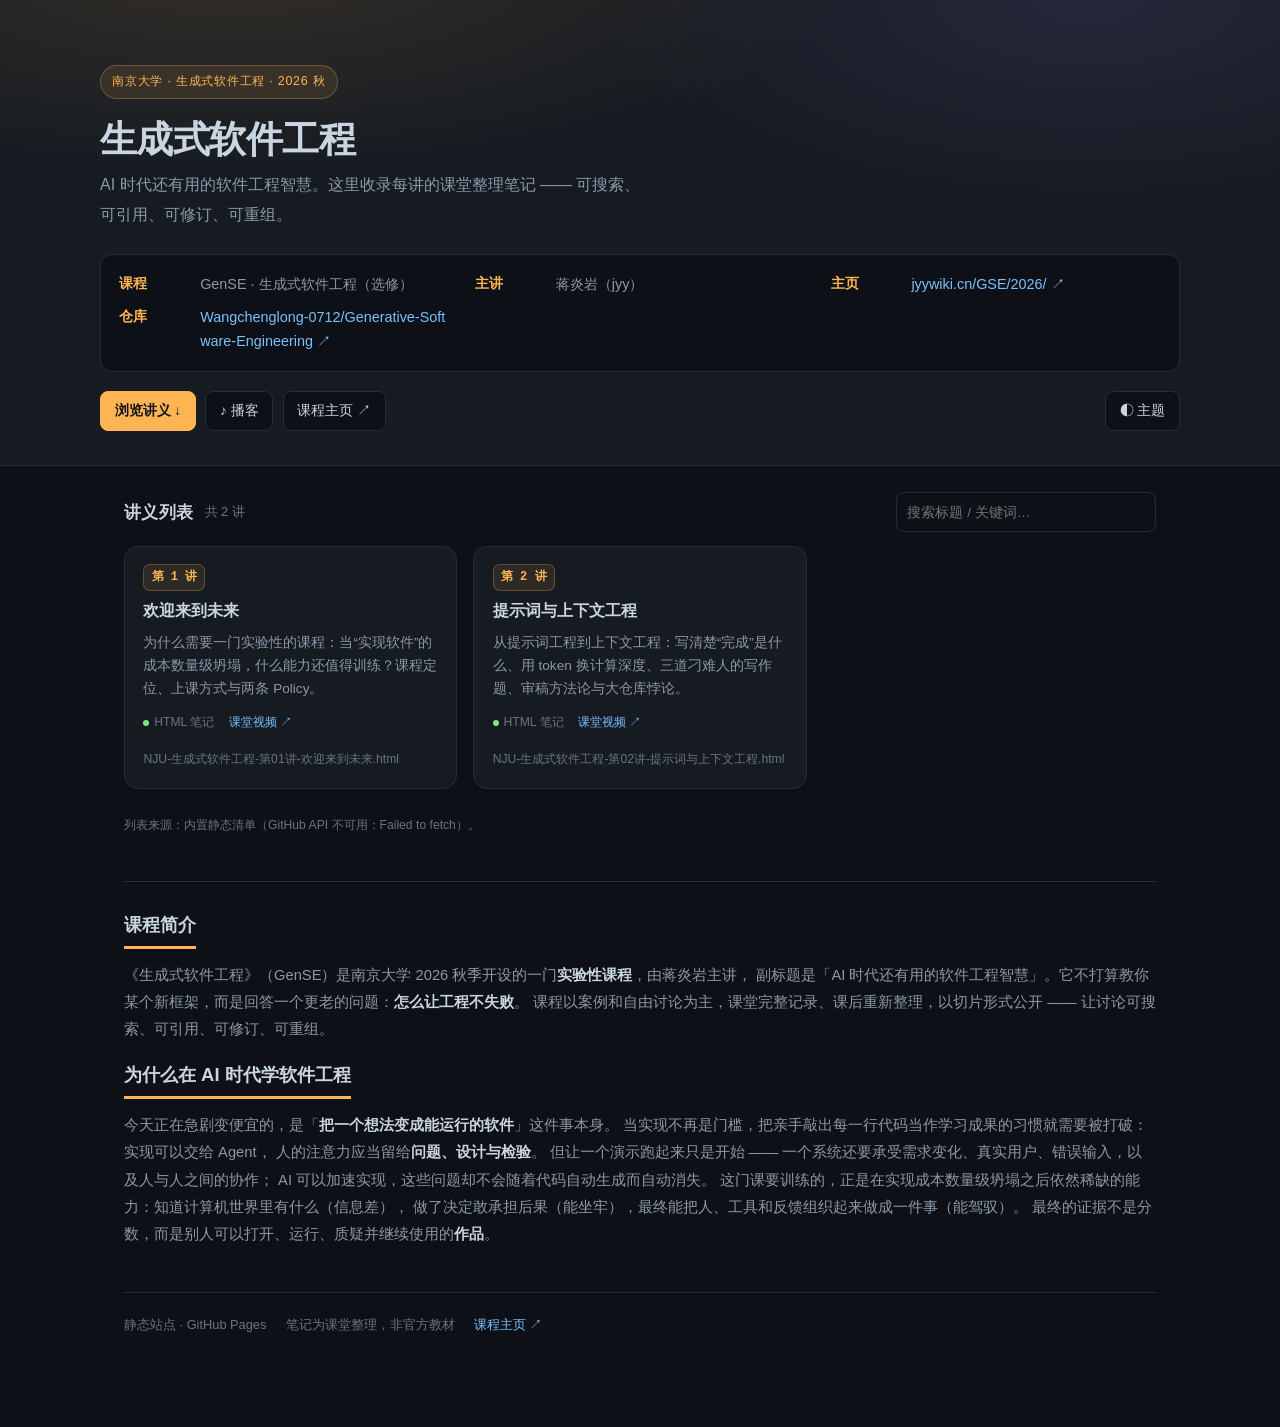
<file: index.html>
<!doctype html>
<html lang="zh-CN" data-theme="dark">
<head>
<meta charset="utf-8">
<meta name="viewport" content="width=device-width,initial-scale=1">
<title>生成式软件工程 | 南京大学 2026 秋</title>
<meta name="description" content="南京大学《生成式软件工程》(GenSE) 2026 秋季索引，蒋炎岩主讲。">
<style>
*,*::before,*::after{box-sizing:border-box}
:root{
  --bg:#0d1117;--bg2:#161b22;--bg3:#1b2230;--line:#262d38;
  --fg:#c9d5e1;--fg2:#8b98a9;--fg3:#69747f;
  --acc:#ffb454;--acc2:#7ee787;--link:#79c0ff;--violet:#a78bfa;
  --chip:rgba(255,180,84,.10);
  --shadow:0 1px 2px rgba(0,0,0,.35),0 8px 24px rgba(0,0,0,.28);
  --mono:"JetBrains Mono","SFMono-Regular",Consolas,"Liberation Mono",Menlo,monospace;
}
[data-theme="light"]{
  --bg:#ffffff;--bg2:#f6f8fa;--bg3:#eceff3;--line:#dde2e8;
  --fg:#1f2328;--fg2:#545d68;--fg3:#7d8590;
  --acc:#a85a00;--acc2:#1a7f37;--link:#0969da;--violet:#7c3aed;
  --chip:rgba(255,180,84,.16);
  --shadow:0 1px 2px rgba(16,24,40,.06),0 8px 24px rgba(16,24,40,.08);
}
html{scroll-behavior:smooth}
body{
  margin:0;background:var(--bg);color:var(--fg);
  font-family:-apple-system,BlinkMacSystemFont,"Segoe UI","PingFang SC","Hiragino Sans GB",
    "Microsoft YaHei","Source Han Sans SC","Noto Sans CJK SC",sans-serif;
  font-size:16.5px;line-height:1.85;-webkit-font-smoothing:antialiased;
  transition:background .2s,color .2s;
}
a{color:var(--link);text-decoration:none}
a:hover{text-decoration:underline}
code{font-family:var(--mono);font-size:.88em;background:var(--bg3);padding:.1em .38em;border-radius:5px}

/* ===== Hero ===== */
#hero{position:relative;padding:64px 24px 34px;border-bottom:1px solid var(--line);
  background:
    radial-gradient(900px 320px at 18% -10%,rgba(255,180,84,.13),transparent 70%),
    radial-gradient(700px 300px at 85% 0%,rgba(167,139,250,.11),transparent 70%),
    var(--bg2);}
.hero-in{max-width:1080px;margin:0 auto}
.badge{display:inline-flex;align-items:center;gap:.5rem;font-size:.78rem;letter-spacing:.06em;
  color:var(--acc);background:var(--chip);border:1px solid rgba(255,180,84,.28);
  padding:.28rem .7rem;border-radius:999px;margin-bottom:1.1rem}
#hero h1{margin:0 0 .45rem;font-size:2.3rem;line-height:1.28;letter-spacing:-.015em;font-weight:800}
.hsub{color:var(--fg2);font-size:1rem;margin:0 0 1.5rem;max-width:62ch}
.meta{display:grid;grid-template-columns:repeat(auto-fit,minmax(260px,1fr));gap:.1rem 1.6rem;
  background:var(--bg);border:1px solid var(--line);border-radius:12px;padding:.9rem 1.15rem}
.mrow{display:flex;gap:.65rem;padding:.2rem 0;font-size:.9rem;line-height:1.7}
.mk{flex:0 0 4.4rem;color:var(--acc);font-weight:600;font-size:.85rem}
.mv{color:var(--fg2);flex:1;min-width:0;word-break:break-all}
.hero-act{display:flex;flex-wrap:wrap;gap:.6rem;margin-top:1.15rem}
.btn{font:inherit;font-size:.85rem;color:var(--fg);background:var(--bg);border:1px solid var(--line);
  border-radius:8px;padding:.42rem .85rem;cursor:pointer;transition:.15s;display:inline-flex;
  align-items:center;gap:.35rem}
.btn:hover{border-color:var(--acc);color:var(--acc);text-decoration:none}
.btn.primary{background:var(--acc);border-color:var(--acc);color:#10151c;font-weight:600}
.btn.primary:hover{filter:brightness(1.08);color:#10151c}
#tg{margin-left:auto}

/* ===== 主体 ===== */
.wrap{max-width:1080px;margin:0 auto;padding:0 24px 90px}
.bar{display:flex;flex-wrap:wrap;align-items:center;gap:.7rem;padding:26px 0 14px}
.bar h2{margin:0;font-size:1.05rem;font-weight:700;letter-spacing:.02em}
.count{font-size:.8rem;color:var(--fg3)}
#q{flex:0 1 260px;font:inherit;font-size:.85rem;background:var(--bg);color:var(--fg);
  border:1px solid var(--line);border-radius:8px;padding:.4rem .65rem;outline:none;margin-left:auto}
#q:focus{border-color:var(--acc)}

.grid{display:grid;grid-template-columns:repeat(auto-fill,minmax(320px,1fr));gap:16px}
.card{display:flex;flex-direction:column;gap:.5rem;background:var(--bg2);
  border:1px solid var(--line);border-radius:14px;padding:1.05rem 1.15rem;
  transition:transform .16s,border-color .16s,box-shadow .16s}
.card:hover{transform:translateY(-3px);border-color:var(--acc);box-shadow:var(--shadow);text-decoration:none}
.card-top{display:flex;align-items:center;gap:.6rem}
.num{flex:0 0 auto;font-family:var(--mono);font-size:.75rem;font-weight:700;color:var(--acc);
  background:var(--chip);border:1px solid rgba(255,180,84,.25);border-radius:7px;padding:.1rem .45rem}
.card h3{margin:0;font-size:1.02rem;line-height:1.45;font-weight:700;color:var(--fg)}
.card .desc{margin:0;font-size:.85rem;color:var(--fg2);line-height:1.7}
.card .foot{margin-top:.2rem;font-size:.76rem;color:var(--fg3);display:flex;gap:.9rem;flex-wrap:wrap}
.card .foot span{display:inline-flex;align-items:center;gap:.3rem}
.dot{width:6px;height:6px;border-radius:50%;background:var(--acc2);display:inline-block}
.hide{display:none!important}

.empty{border:1px dashed var(--line);border-radius:14px;padding:2.4rem 1.2rem;text-align:center;
  color:var(--fg3);font-size:.9rem}
.status{font-size:.76rem;color:var(--fg3);padding:.9rem 0 0;line-height:1.8}

/* ===== 说明 ===== */
.note{margin-top:44px;padding-top:26px;border-top:1px solid var(--line)}
.note + .note{margin-top:10px;border-top:0;padding-top:0}
.note h2{font-size:1.15rem;margin:0 0 .8rem;font-weight:750}
.note h2 .ht{display:inline-block;border-bottom:3px solid var(--acc);padding-bottom:.25rem}
.note ol,.note ul{padding-left:1.3rem;color:var(--fg2);font-size:.92rem}
.note li{margin:.35rem 0}
footer{margin-top:44px;padding-top:20px;border-top:1px solid var(--line);
  font-size:.8rem;color:var(--fg3);display:flex;flex-wrap:wrap;gap:.6rem 1.2rem}

@media (max-width:640px){
  #hero{padding:44px 18px 26px}
  #hero h1{font-size:1.7rem}
  .wrap{padding:0 18px 60px}
  #q{margin-left:0;flex:1 1 100%}
  #tg{margin-left:0}
}
</style>
</head>
<body>

<header id="hero">
  <div class="hero-in">
    <div class="badge">南京大学 · 生成式软件工程 · 2026 秋</div>
    <h1>生成式软件工程</h1>
    <p class="hsub">
      AI 时代还有用的软件工程智慧。这里收录每讲的课堂整理笔记 —— 可搜索、可引用、可修订、可重组。
    </p>
    <div class="meta">
      <div class="mrow"><span class="mk">课程</span><span class="mv">GenSE · 生成式软件工程（选修）</span></div>
      <div class="mrow"><span class="mk">主讲</span><span class="mv">蒋炎岩（jyy）</span></div>
      <div class="mrow"><span class="mk">主页</span><span class="mv"><a href="https://jyywiki.cn/GSE/2026/" target="_blank" rel="noopener">jyywiki.cn/GSE/2026/ ↗</a></span></div>
      <div class="mrow"><span class="mk">仓库</span><span class="mv"><a id="repoLink" href="https://github.com/Wangchenglong-0712/Generative-Software-Engineering" target="_blank" rel="noopener">Wangchenglong-0712/Generative-Software-Engineering ↗</a></span></div>
    </div>
    <div class="hero-act">
      <a class="btn primary" href="#lectures">浏览讲义 ↓</a>
      <a class="btn" href="podcast.html">♪ 播客</a>
      <a class="btn" href="https://jyywiki.cn/GSE/2026/" target="_blank" rel="noopener">课程主页 ↗</a>
      <button class="btn" id="tg" type="button" title="切换深色 / 浅色">◐ 主题</button>
    </div>
  </div>
</header>

<div class="wrap">
  <div class="bar" id="lectures">
    <h2>讲义列表</h2>
    <span class="count" id="count">加载中…</span>
    <input id="q" type="search" placeholder="搜索标题 / 关键词…" autocomplete="off">
  </div>

  <div class="grid" id="grid"></div>
  <div class="empty hide" id="empty">没有匹配的讲义。</div>
  <p class="status" id="status"></p>

  <section class="note" id="about">
    <h2><span class="ht">课程简介</span></h2>
    <p style="color:var(--fg2);font-size:.92rem;margin-top:.2rem">
      《生成式软件工程》（GenSE）是南京大学 2026 秋季开设的一门<strong style="color:var(--fg)">实验性课程</strong>，由蒋炎岩主讲，
      副标题是「AI 时代还有用的软件工程智慧」。它不打算教你某个新框架，而是回答一个更老的问题：<strong style="color:var(--fg)">怎么让工程不失败</strong>。
      课程以案例和自由讨论为主，课堂完整记录、课后重新整理，以切片形式公开 —— 让讨论可搜索、可引用、可修订、可重组。
    </p>
  </section>

  <section class="note" id="why">
    <h2><span class="ht">为什么在 AI 时代学软件工程</span></h2>
    <p style="color:var(--fg2);font-size:.92rem;margin-top:.2rem">
      今天正在急剧变便宜的，是「<strong style="color:var(--fg)">把一个想法变成能运行的软件</strong>」这件事本身。
      当实现不再是门槛，把亲手敲出每一行代码当作学习成果的习惯就需要被打破：实现可以交给 Agent，
      人的注意力应当留给<strong style="color:var(--fg)">问题、设计与检验</strong>。
      但让一个演示跑起来只是开始 —— 一个系统还要承受需求变化、真实用户、错误输入，以及人与人之间的协作；
      AI 可以加速实现，这些问题却不会随着代码自动生成而自动消失。
      这门课要训练的，正是在实现成本数量级坍塌之后依然稀缺的能力：知道计算机世界里有什么（信息差），
      做了决定敢承担后果（能坐牢），最终能把人、工具和反馈组织起来做成一件事（能驾驭）。
      最终的证据不是分数，而是别人可以打开、运行、质疑并继续使用的<strong style="color:var(--fg)">作品</strong>。
    </p>
  </section>

  <footer>
    <span>静态站点 · GitHub Pages</span>
    <span>笔记为课堂整理，非官方教材</span>
    <span><a href="https://jyywiki.cn/GSE/2026/" target="_blank" rel="noopener">课程主页 ↗</a></span>
  </footer>
</div>

<script>
(function(){
  var OWNER='Wangchenglong-0712', REPO='Generative-Software-Engineering', BRANCH='main';

  /* 静态兜底清单：API 不可用时使用。新增讲义后建议同步这里。 */
  var FALLBACK=[
    {file:'NJU-生成式软件工程-第01讲-欢迎来到未来.html',
     title:'欢迎来到未来',
     desc:'为什么需要一门实验性的课程：当“实现软件”的成本数量级坍塌，什么能力还值得训练？课程定位、上课方式与两条 Policy。',
     video:'https://www.bilibili.com/video/BV1pb8o6yE8f'},
    {file:'NJU-生成式软件工程-第02讲-提示词与上下文工程.html',
     title:'提示词与上下文工程',
     desc:'从提示词工程到上下文工程：写清楚“完成”是什么、用 token 换计算深度、三道刁难人的写作题、审稿方法论与大仓库悖论。',
     video:'https://www.bilibili.com/video/BV1CQt365EzW'}
  ];

  var grid=document.getElementById('grid'), countEl=document.getElementById('count'),
      emptyEl=document.getElementById('empty'), statusEl=document.getElementById('status'),
      q=document.getElementById('q');
  var items=[];

  document.getElementById('repoLink').href='https://github.com/'+OWNER+'/'+REPO;

  /* ---- 主题 ---- */
  var TH='gse-theme';
  try{var s=localStorage.getItem(TH); if(s) document.documentElement.dataset.theme=s;}catch(e){}
  document.getElementById('tg').addEventListener('click',function(){
    var n=document.documentElement.dataset.theme==='dark'?'light':'dark';
    document.documentElement.dataset.theme=n;
    try{localStorage.setItem(TH,n);}catch(e){}
  });

  /* ---- 工具 ---- */
  function numOf(name){
    var m=name.match(/第\s*(\d+)\s*讲/);
    return m?parseInt(m[1],10):9999;
  }
  function titleOf(name){
    var base=name.replace(/\.html?$/i,'');
    var m=base.match(/第\s*\d+\s*讲\s*[-–—_·\s]*(.+)$/);
    if(m) return m[1].trim();
    m=base.match(/[-–—]\s*([^-–—]+)$/);
    return m?m[1].trim():base;
  }
  function hrefOf(f){ return './'+encodeURIComponent(f); }

  /* ---- 渲染 ---- */
  function render(){
    var kw=(q.value||'').trim().toLowerCase();
    var shown=0;
    Array.prototype.forEach.call(grid.children,function(c){c.classList.add('hide');});
    items.forEach(function(it){
      var hit=!kw||(it.title+' '+it.file+' '+(it.desc||'')).toLowerCase().indexOf(kw)>=0;
      if(!hit) return;
      shown++;
      var el=document.getElementById('c-'+it.id);
      if(!el){
        el=document.createElement('a');
        el.className='card'; el.id='c-'+it.id;
        el.href=hrefOf(it.file);
        var n=numOf(it.file);
        el.innerHTML=
          '<div class="card-top"><span class="num">'+(n===9999?'讲义':'第 '+n+' 讲')+'</span></div>'+
          '<h3></h3>'+
          (it.desc?'<p class="desc"></p>':'')+
          '<div class="foot"><span><i class="dot"></i>HTML 笔记</span>'+
          (it.video?'<span><a href="'+it.video+'" target="_blank" rel="noopener">课堂视频 ↗</a></span>':'')+
          '<span class="fn"></span></div>';
        el.querySelector('h3').textContent=it.title;
        if(it.desc) el.querySelector('.desc').textContent=it.desc;
        el.querySelector('.fn').textContent=it.file;
        grid.appendChild(el);
      }
      el.classList.remove('hide');
    });
    countEl.textContent=kw?('匹配 '+shown+' / '+items.length+' 讲'):('共 '+items.length+' 讲');
    emptyEl.classList.toggle('hide', shown>0);
  }

  function use(list,src){
    items=list.slice().sort(function(a,b){return numOf(a.file)-numOf(b.file)||a.file.localeCompare(b.file,'zh');});
    items.forEach(function(it,i){it.id=i;});
    render();
    statusEl.textContent=src;
  }

  q.addEventListener('input',render);

  /* ---- 拉取仓库目录 ---- */
  var url='https://api.github.com/repos/'+OWNER+'/'+REPO+'/contents/?ref='+BRANCH;
  fetch(url,{headers:{'Accept':'application/vnd.github+json'}})
    .then(function(r){ if(!r.ok) throw new Error('HTTP '+r.status); return r.json(); })
    .then(function(list){
      if(!Array.isArray(list)) throw new Error('bad response');
      var files=list.filter(function(x){
        // 习题页不进索引：只能从对应讲义内部进入
        return x.type==='file' && /\.html?$/i.test(x.name) &&
               x.name.toLowerCase()!=='index.html' && x.name.toLowerCase()!=='404.html' &&
               !/习题|exercise/i.test(x.name);
      }).map(function(x){
        var fb=FALLBACK.filter(function(f){return f.file===x.name;})[0]||{};
        return {file:x.name, title:fb.title||titleOf(x.name), desc:fb.desc||'', video:fb.video||''};
      });
      if(!files.length) throw new Error('empty');
      use(files,'列表来源：GitHub 仓库目录（实时）。');
    })
    .catch(function(e){
      use(FALLBACK,'列表来源：内置静态清单（GitHub API 不可用：'+e.message+'）。');
    });
})();
</script>
</body>
</html>
</file>
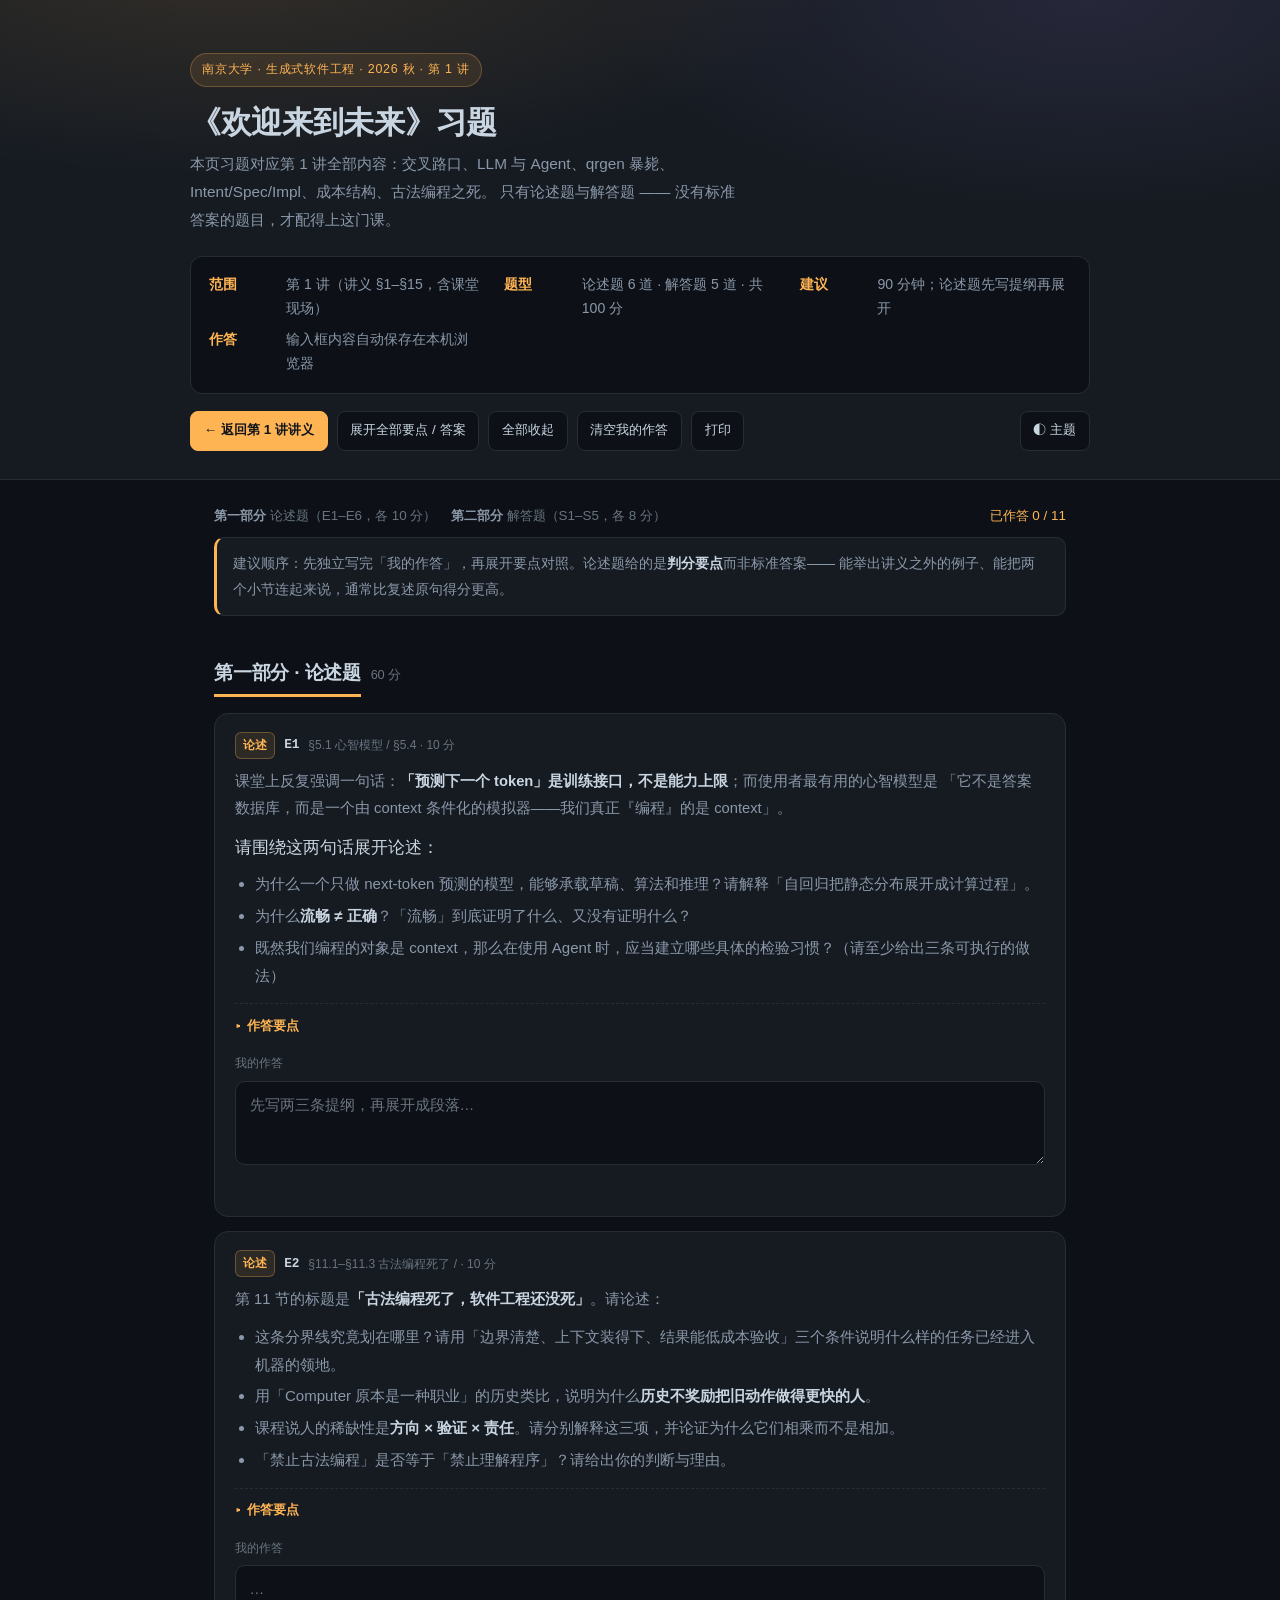
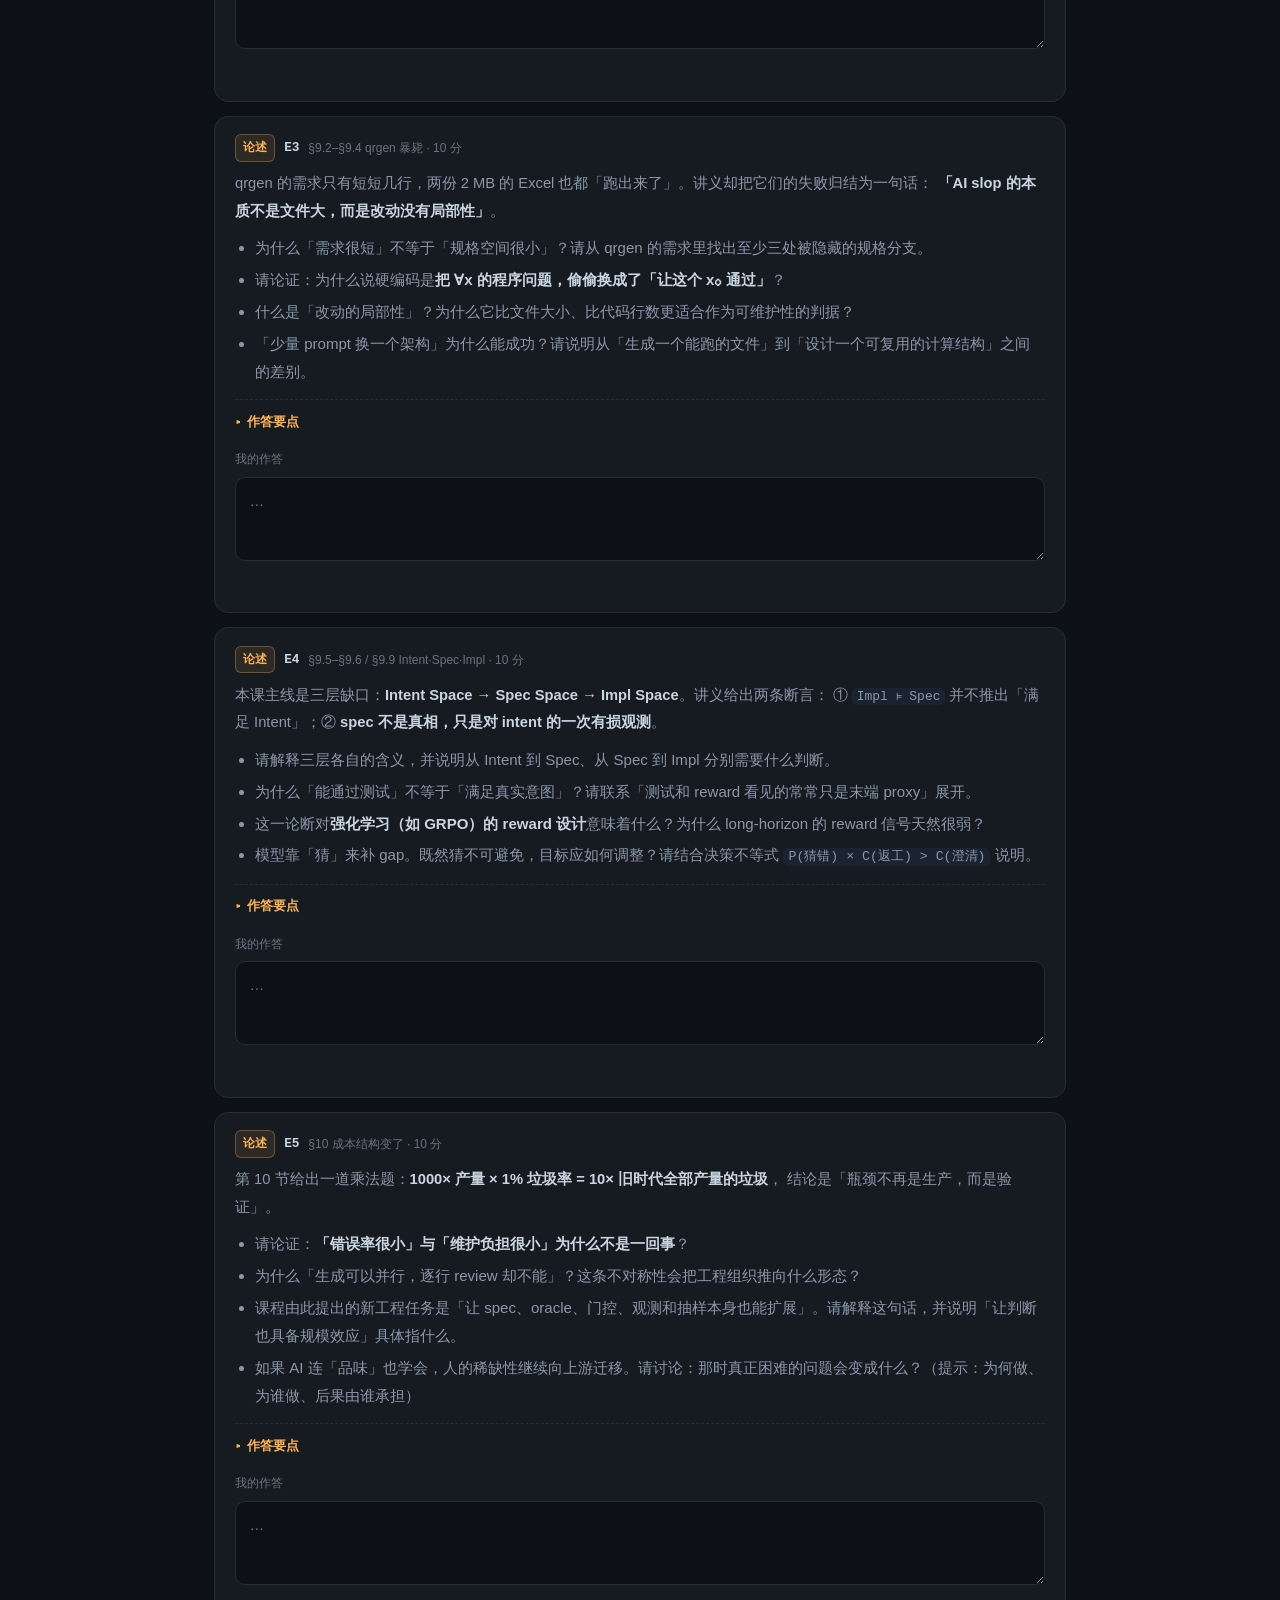
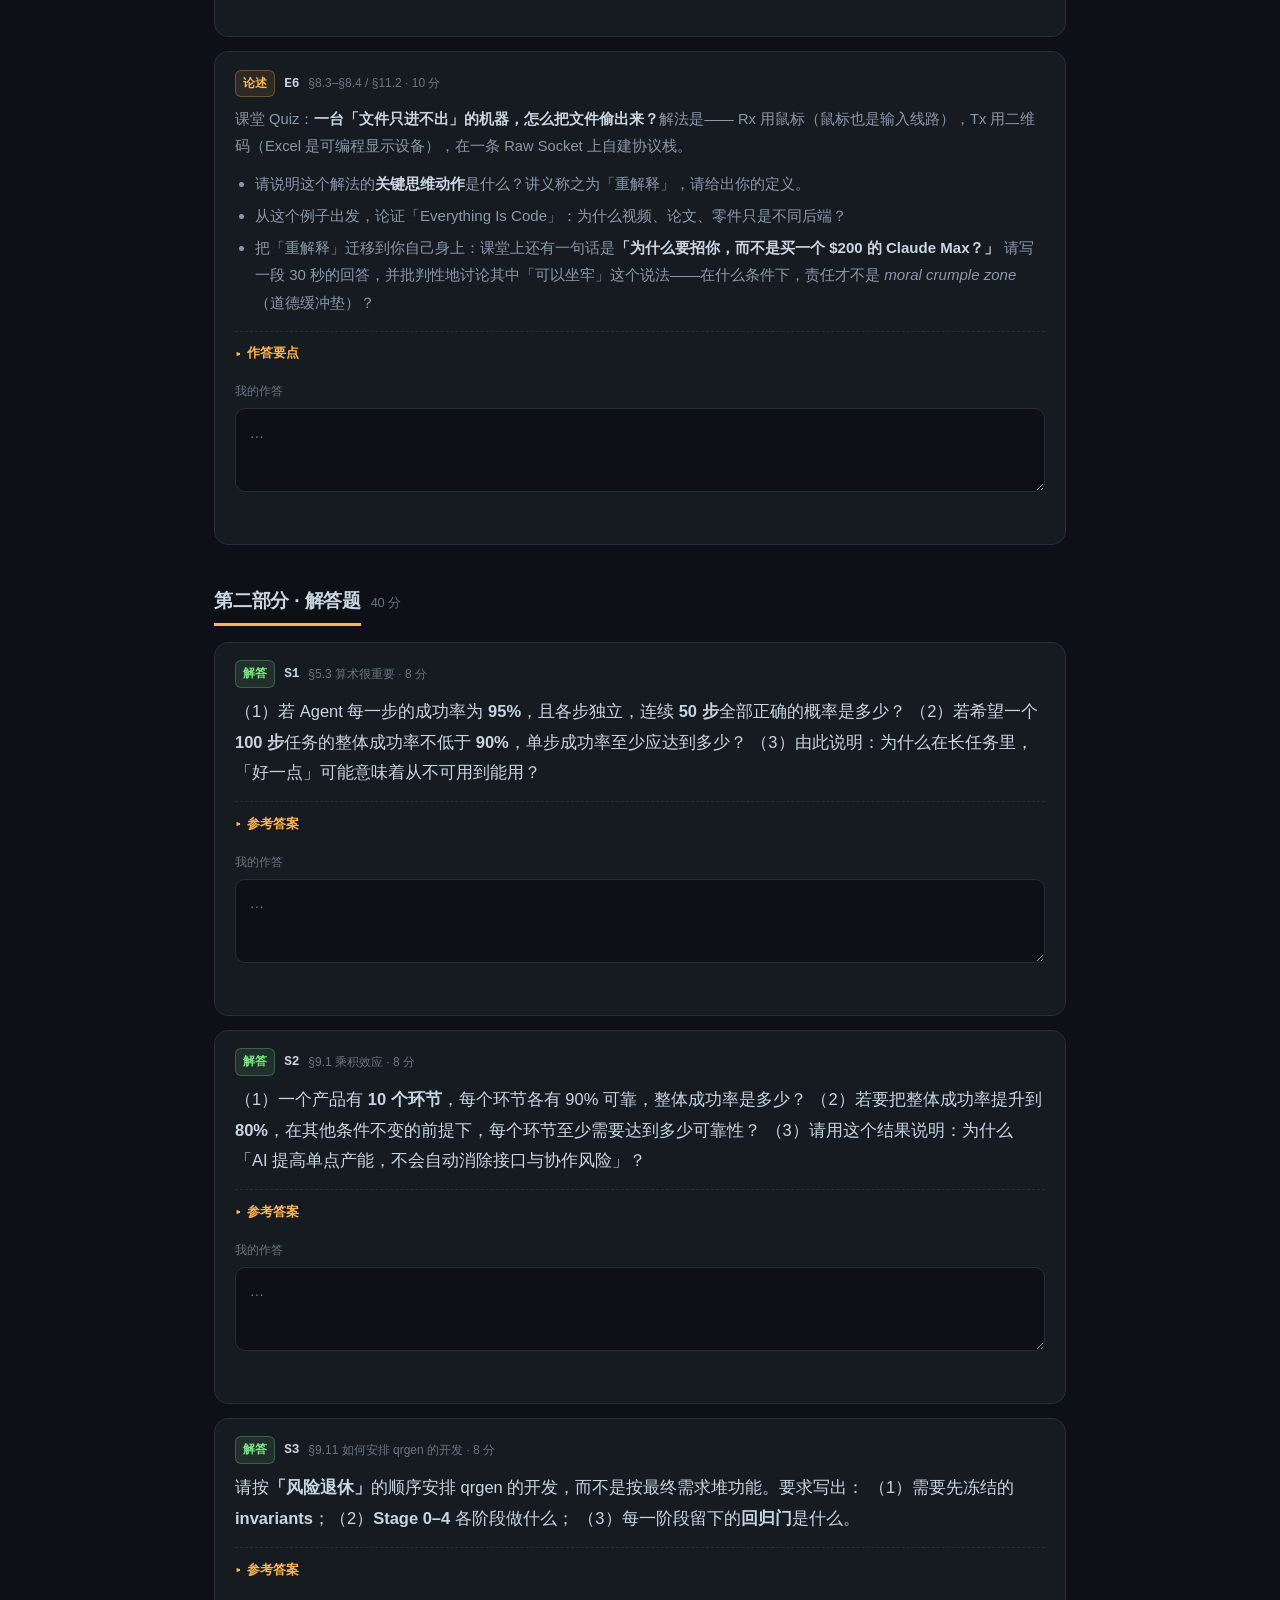
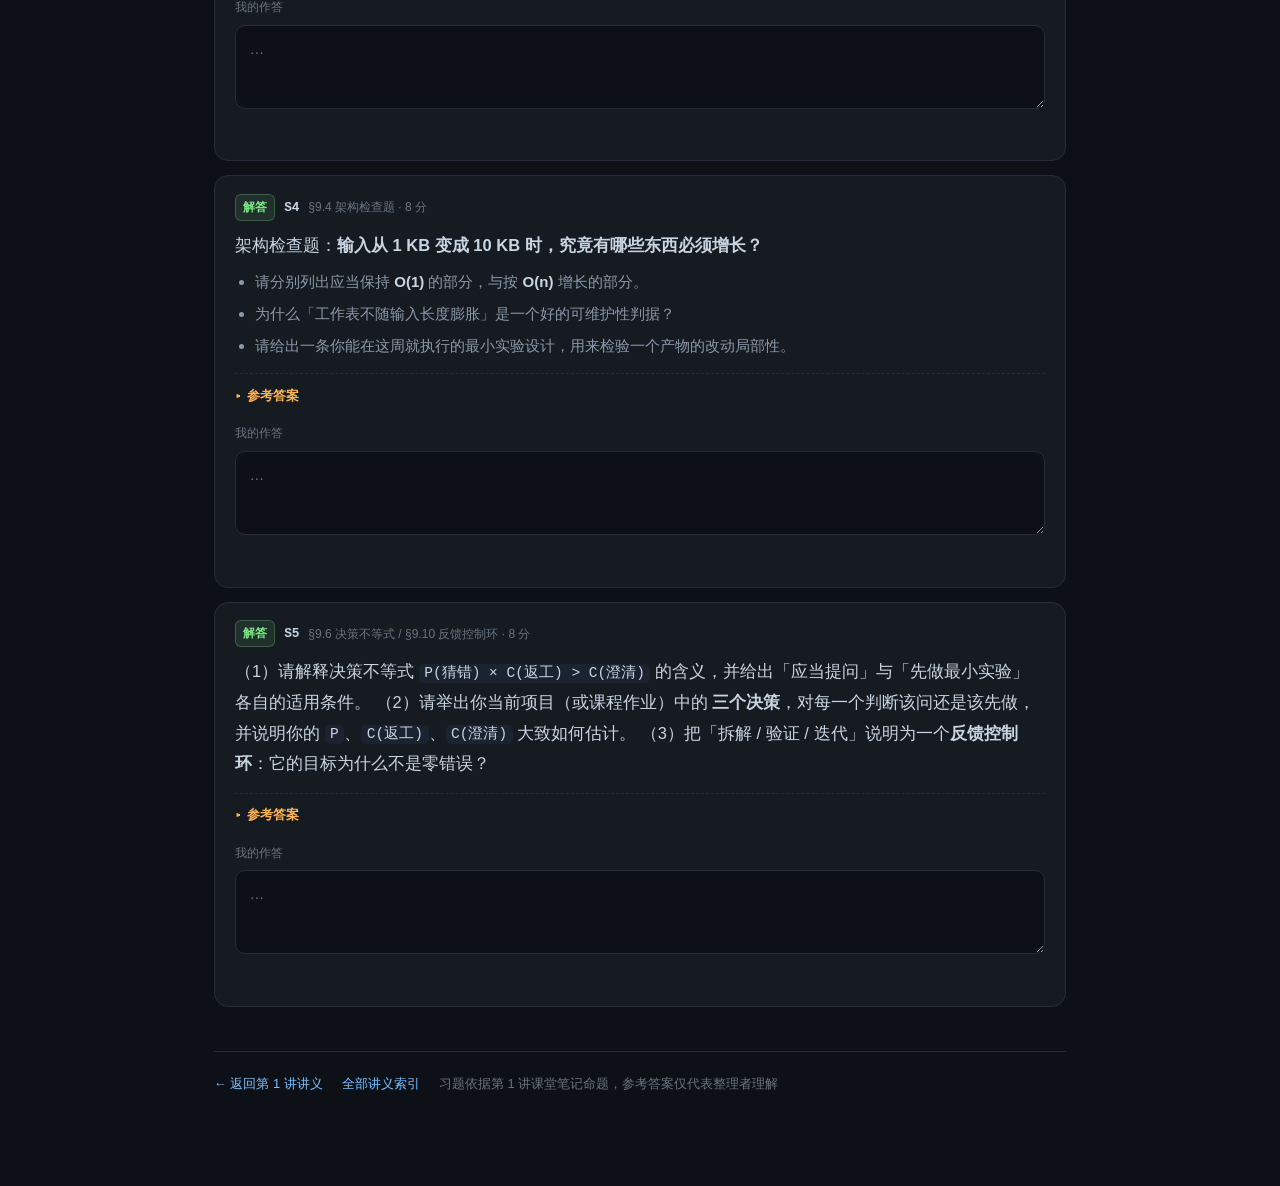
<file: NJU-生成式软件工程-第01讲-习题.html>
<!doctype html>
<html lang="zh-CN" data-theme="dark">
<head>
<meta charset="utf-8">
<meta name="viewport" content="width=device-width,initial-scale=1">
<title>第 1 讲习题 —— 南京大学《生成式软件工程》2026 秋</title>
<meta name="description" content="第 1 讲《欢迎来到未来》习题：6 道论述题 + 5 道解答题，附作答要点与参考答案。">
<style>
*,*::before,*::after{box-sizing:border-box}
:root{
  --bg:#0d1117;--bg2:#161b22;--bg3:#1b2230;--line:#262d38;
  --fg:#c9d5e1;--fg2:#8b98a9;--fg3:#69747f;
  --acc:#ffb454;--acc2:#7ee787;--link:#79c0ff;--violet:#a78bfa;
  --chip:rgba(255,180,84,.10);
  --shadow:0 1px 2px rgba(0,0,0,.35),0 8px 24px rgba(0,0,0,.28);
  --mono:"JetBrains Mono","SFMono-Regular",Consolas,"Liberation Mono",Menlo,monospace;
}
[data-theme="light"]{
  --bg:#ffffff;--bg2:#f6f8fa;--bg3:#eceff3;--line:#dde2e8;
  --fg:#1f2328;--fg2:#545d68;--fg3:#7d8590;
  --acc:#a85a00;--acc2:#1a7f37;--link:#0969da;--violet:#7c3aed;
  --chip:rgba(255,180,84,.16);
  --shadow:0 1px 2px rgba(16,24,40,.06),0 8px 24px rgba(16,24,40,.08);
}
html{scroll-behavior:smooth}
body{margin:0;background:var(--bg);color:var(--fg);
  font-family:-apple-system,BlinkMacSystemFont,"Segoe UI","PingFang SC","Hiragino Sans GB",
    "Microsoft YaHei","Source Han Sans SC","Noto Sans CJK SC",sans-serif;
  font-size:16.5px;line-height:1.85;-webkit-font-smoothing:antialiased;
  transition:background .2s,color .2s;}
a{color:var(--link);text-decoration:none}
a:hover{text-decoration:underline}
code{font-family:var(--mono);font-size:.88em;background:var(--bg3);padding:.1em .38em;border-radius:5px}
strong{color:var(--fg)}

/* Hero */
#hero{position:relative;padding:52px 24px 28px;border-bottom:1px solid var(--line);
  background:
    radial-gradient(900px 320px at 18% -10%,rgba(255,180,84,.13),transparent 70%),
    radial-gradient(700px 300px at 85% 0%,rgba(167,139,250,.11),transparent 70%),
    var(--bg2);}
.hero-in{max-width:900px;margin:0 auto}
.badge{display:inline-flex;align-items:center;gap:.5rem;font-size:.78rem;letter-spacing:.06em;
  color:var(--acc);background:var(--chip);border:1px solid rgba(255,180,84,.28);
  padding:.28rem .7rem;border-radius:999px;margin-bottom:1rem}
#hero h1{margin:0 0 .4rem;font-size:1.95rem;line-height:1.3;letter-spacing:-.01em;font-weight:800}
.hsub{color:var(--fg2);font-size:.96rem;margin:0 0 1.3rem;max-width:64ch}
.meta{display:grid;grid-template-columns:repeat(auto-fit,minmax(230px,1fr));gap:.1rem 1.5rem;
  background:var(--bg);border:1px solid var(--line);border-radius:12px;padding:.85rem 1.1rem}
.mrow{display:flex;gap:.65rem;padding:.18rem 0;font-size:.88rem;line-height:1.7}
.mk{flex:0 0 4.2rem;color:var(--acc);font-weight:600;font-size:.85rem}
.mv{color:var(--fg2)}
.act{display:flex;flex-wrap:wrap;gap:.55rem;margin-top:1.1rem}
.btn{font:inherit;font-size:.84rem;color:var(--fg);background:var(--bg);border:1px solid var(--line);
  border-radius:8px;padding:.4rem .8rem;cursor:pointer;transition:.15s;display:inline-flex;align-items:center;gap:.35rem}
.btn:hover{border-color:var(--acc);color:var(--acc);text-decoration:none}
.btn.primary{background:var(--acc);border-color:var(--acc);color:#10151c;font-weight:600}
.btn.primary:hover{color:#10151c;filter:brightness(1.08)}
#tg{margin-left:auto}

/* 主体 */
.wrap{max-width:900px;margin:0 auto;padding:0 24px 90px}
.bar{display:flex;flex-wrap:wrap;align-items:center;gap:.6rem .9rem;padding:24px 0 8px;
  font-size:.84rem;color:var(--fg3)}
.bar b{color:var(--fg2);font-weight:600}
.bar .prog{margin-left:auto;color:var(--acc)}
.tip{background:var(--bg2);border:1px solid var(--line);border-left:3px solid var(--acc);
  border-radius:10px;padding:.8rem 1rem;font-size:.88rem;color:var(--fg2);margin:0 0 .5rem}

.part{font-size:1.2rem;margin:2.4rem 0 1rem;font-weight:750;letter-spacing:-.01em}
.part .ht{display:inline-block;border-bottom:3px solid var(--acc);padding-bottom:.25rem}
.part small{font-size:.8rem;color:var(--fg3);font-weight:400;margin-left:.6rem}

.q{background:var(--bg2);border:1px solid var(--line);border-radius:14px;
  padding:1.1rem 1.25rem 1rem;margin-bottom:14px}
.qhd{display:flex;align-items:center;gap:.55rem;flex-wrap:wrap;margin-bottom:.55rem}
.tag{font-size:.72rem;font-weight:700;border-radius:6px;padding:.12rem .45rem;border:1px solid}
.tag.e{color:var(--acc);background:var(--chip);border-color:rgba(255,180,84,.3)}
.tag.s{color:var(--acc2);background:rgba(126,231,135,.10);border-color:rgba(126,231,135,.28)}
.no{font-family:var(--mono);font-size:.8rem;color:var(--fg);font-weight:700}
.ref{font-size:.75rem;color:var(--fg3)}
.stem{margin:0}
.stem p{margin:.5rem 0}
.stem ul{padding-left:1.25rem;margin:.5rem 0;color:var(--fg2);font-size:.94rem}
.stem li{margin:.25rem 0}
.stem .lead{color:var(--fg2);font-size:.92rem;margin-bottom:.6rem}

details.sol{margin-top:.85rem;border-top:1px dashed var(--line);padding-top:.6rem}
details.sol>summary{cursor:pointer;font-size:.84rem;color:var(--acc);font-weight:600;
  list-style:none;display:flex;align-items:center;gap:.35rem;user-select:none}
details.sol>summary::-webkit-details-marker{display:none}
details.sol>summary::before{content:"▸";font-size:.75rem;transition:transform .15s}
details.sol[open]>summary::before{transform:rotate(90deg)}
.sol-body{background:var(--bg);border:1px solid var(--line);border-radius:10px;
  padding:.85rem 1rem;margin-top:.6rem;font-size:.92rem;color:var(--fg2)}
.sol-body p{margin:.45rem 0}
.sol-body ul,.sol-body ol{padding-left:1.25rem;margin:.45rem 0}
.sol-body li{margin:.28rem 0}
.sol-body .key{color:var(--fg)}
.sol-body code{color:var(--acc)}
.sol-body table{border-collapse:collapse;width:100%;font-size:.88rem;margin:.5rem 0}
.sol-body th,.sol-body td{border:1px solid var(--line);padding:.35rem .55rem;text-align:left}

.ans{margin-top:.85rem}
.ans label{display:block;font-size:.78rem;color:var(--fg3);margin-bottom:.35rem}
.ans textarea{width:100%;font:inherit;font-size:.92rem;line-height:1.75;background:var(--bg);
  color:var(--fg);border:1px solid var(--line);border-radius:10px;padding:.7rem .85rem;
  resize:vertical;min-height:84px;outline:none}
.ans textarea:focus{border-color:var(--acc)}
.ans textarea::placeholder{color:var(--fg3)}
.saved{font-size:.72rem;color:var(--fg3);margin-top:.3rem;opacity:0;transition:opacity .3s}
.saved.on{opacity:1}

footer{margin-top:44px;padding-top:20px;border-top:1px solid var(--line);
  font-size:.8rem;color:var(--fg3);display:flex;flex-wrap:wrap;gap:.5rem 1.2rem}

@media (max-width:640px){
  #hero{padding:40px 18px 24px}#hero h1{font-size:1.5rem}
  .wrap{padding:0 18px 60px}#tg{margin-left:0}
}
@media print{
  #hero .act,.bar .nogap,details.sol>summary::before,.saved{display:none}
  body{background:#fff;color:#000;font-size:11pt}
  .q{break-inside:avoid;border-color:#ccc;background:#fff}
  details.sol{display:block}.sol-body{display:block!important;border-color:#ccc;background:#fff}
  textarea{border:1px solid #999!important;background:#fff!important}
}
</style>
</head>
<body>

<header id="hero">
  <div class="hero-in">
    <div class="badge">南京大学 · 生成式软件工程 · 2026 秋 · 第 1 讲</div>
    <h1>《欢迎来到未来》习题</h1>
    <p class="hsub">
      本页习题对应第 1 讲全部内容：交叉路口、LLM 与 Agent、qrgen 暴毙、Intent/Spec/Impl、成本结构、古法编程之死。
      只有论述题与解答题 —— 没有标准答案的题目，才配得上这门课。
    </p>
    <div class="meta">
      <div class="mrow"><span class="mk">范围</span><span class="mv">第 1 讲（讲义 §1–§15，含课堂现场）</span></div>
      <div class="mrow"><span class="mk">题型</span><span class="mv">论述题 6 道 · 解答题 5 道 · 共 100 分</span></div>
      <div class="mrow"><span class="mk">建议</span><span class="mv">90 分钟；论述题先写提纲再展开</span></div>
      <div class="mrow"><span class="mk">作答</span><span class="mv">输入框内容自动保存在本机浏览器</span></div>
    </div>
    <div class="act">
      <a class="btn primary" href="./NJU-生成式软件工程-第01讲-欢迎来到未来.html">← 返回第 1 讲讲义</a>
      <button class="btn" id="openAll" type="button">展开全部要点 / 答案</button>
      <button class="btn" id="closeAll" type="button">全部收起</button>
      <button class="btn" id="clear" type="button">清空我的作答</button>
      <button class="btn" id="print" type="button">打印</button>
      <button class="btn" id="tg" type="button" title="切换深色 / 浅色">◐ 主题</button>
    </div>
  </div>
</header>

<div class="wrap">
  <div class="bar">
    <span><b>第一部分</b> 论述题（E1–E6，各 10 分）</span>
    <span><b>第二部分</b> 解答题（S1–S5，各 8 分）</span>
    <span class="prog" id="prog">已作答 0 / 11</span>
  </div>
  <p class="tip">
    建议顺序：先独立写完「我的作答」，再展开要点对照。论述题给的是<strong>判分要点</strong>而非标准答案——
    能举出讲义之外的例子、能把两个小节连起来说，通常比复述原句得分更高。
  </p>

  <h2 class="part"><span class="ht">第一部分 · 论述题</span><small>60 分</small></h2>

  <article class="q" id="E1">
    <div class="qhd"><span class="tag e">论述</span><span class="no">E1</span>
      <span class="ref">§5.1 心智模型 / §5.4 · 10 分</span></div>
    <div class="stem">
      <p class="lead">课堂上反复强调一句话：<strong>「预测下一个 token」是训练接口，不是能力上限</strong>；而使用者最有用的心智模型是
        「它不是答案数据库，而是一个由 context 条件化的模拟器——我们真正『编程』的是 context」。</p>
      <p>请围绕这两句话展开论述：</p>
      <ul>
        <li>为什么一个只做 next-token 预测的模型，能够承载草稿、算法和推理？请解释「自回归把静态分布展开成计算过程」。</li>
        <li>为什么<strong>流畅 ≠ 正确</strong>？「流畅」到底证明了什么、又没有证明什么？</li>
        <li>既然我们编程的对象是 context，那么在使用 Agent 时，应当建立哪些具体的检验习惯？（请至少给出三条可执行的做法）</li>
      </ul>
    </div>
    <details class="sol"><summary>作答要点</summary><div class="sol-body">
      <ul>
        <li><span class="key">训练接口 ≠ 能力上限</span>：要同时预测代码、证明、对话和故事，模型被迫压缩语言背后的世界规律；目标函数简单，不代表由此习得的表示简单。</li>
        <li><span class="key">自回归 = 把分布展开成过程</span>：每个输出都会被写回 context，于是「先写中间结果 → 基于它继续 → 发现矛盾再修正」成为可能；足够长的 token 序列因此可以承载草稿、搜索和算法轨迹。</li>
        <li><span class="key">流畅只说明「在这个上下文里像一个答案」</span>：它是分布内似然的证据，不是正确性的证据；尤其在缺少可观测反馈时，模型会用更长的文字把错误说得更完整。</li>
        <li><span class="key">检验习惯</span>：① 要求给出可回查的出处/中间产物，而不只是结论；② 让结论落到可执行的验证（脚本、oracle、真实解码器）上；③ 给 context 注入反例与约束，做对抗式提问；④ 对长任务拆步并要求每步的证据，而不是等终局再验收。</li>
      </ul>
    </div></details>
    <div class="ans"><label>我的作答</label><textarea data-k="E1" placeholder="先写两三条提纲，再展开成段落…"></textarea>
      <div class="saved">已保存到本机</div></div>
  </article>

  <article class="q" id="E2">
    <div class="qhd"><span class="tag e">论述</span><span class="no">E2</span>
      <span class="ref">§11.1–§11.3 古法编程死了 / · 10 分</span></div>
    <div class="stem">
      <p class="lead">第 11 节的标题是<strong>「古法编程死了，软件工程还没死」</strong>。请论述：</p>
      <ul>
        <li>这条分界线究竟划在哪里？请用「边界清楚、上下文装得下、结果能低成本验收」三个条件说明什么样的任务已经进入机器的领地。</li>
        <li>用「Computer 原本是一种职业」的历史类比，说明为什么<strong>历史不奖励把旧动作做得更快的人</strong>。</li>
        <li>课程说人的稀缺性是<strong>方向 × 验证 × 责任</strong>。请分别解释这三项，并论证为什么它们相乘而不是相加。</li>
        <li>「禁止古法编程」是否等于「禁止理解程序」？请给出你的判断与理由。</li>
      </ul>
    </div>
    <details class="sol"><summary>作答要点</summary><div class="sol-body">
      <ul>
        <li><span class="key">分界线</span>：边界清楚（可完整描述）、上下文装得下（信息可进入 context）、结果能低成本验收（有便宜的 oracle）——三条同时满足，任务就落入机器领地。缺任何一条，人的判断仍然必要。</li>
        <li><span class="key">历史类比</span>：电子计算机出现后，优秀的 human computers 转向编程与研究；被淘汰的不是「计算能力」，而是「以手工方式执行确定性流程」这一角色。</li>
        <li><span class="key">相乘而非相加</span>：三者互为前提——没有方向的验证是盲测，没有验证的方向是许愿，没有责任的二者都不必收敛。任一项趋近 0，整个乘积趋近 0，无法用另一项的强度补偿。</li>
        <li><span class="key">禁止古法编程 ≠ 禁止理解</span>：禁止的是「把亲手敲出每一行代码当作学习成果」；正确的顺序是先让 Agent 生产，把人的注意力押在定义问题、设计验收、解释失败上。理解的对象从「语法」上移到「结构与约束」。</li>
        <li><span class="key">可加分</span>：用本学期的自我追问收尾——我发现了什么值得解决的问题？我怎样把模糊愿望变成可检验的目标？失败时我凭什么知道该换路？</li>
      </ul>
    </div></details>
    <div class="ans"><label>我的作答</label><textarea data-k="E2" placeholder="…"></textarea>
      <div class="saved">已保存到本机</div></div>
  </article>

  <article class="q" id="E3">
    <div class="qhd"><span class="tag e">论述</span><span class="no">E3</span>
      <span class="ref">§9.2–§9.4 qrgen 暴毙 · 10 分</span></div>
    <div class="stem">
      <p class="lead">qrgen 的需求只有短短几行，两份 2 MB 的 Excel 也都「跑出来了」。讲义却把它们的失败归结为一句话：
        <strong>「AI slop 的本质不是文件大，而是改动没有局部性」</strong>。</p>
      <ul>
        <li>为什么「需求很短」不等于「规格空间很小」？请从 qrgen 的需求里找出至少三处被隐藏的规格分支。</li>
        <li>请论证：为什么说硬编码是<strong>把 ∀x 的程序问题，偷偷换成了「让这个 x₀ 通过」</strong>？</li>
        <li>什么是「改动的局部性」？为什么它比文件大小、比代码行数更适合作为可维护性的判据？</li>
        <li>「少量 prompt 换一个架构」为什么能成功？请说明从「生成一个能跑的文件」到「设计一个可复用的计算结构」之间的差别。</li>
      </ul>
    </div>
    <details class="sol"><summary>作答要点</summary><div class="sol-body">
      <ul>
        <li><span class="key">隐藏的规格分支</span>：字符串编码（UTF-8？字节序？）、每帧容量与分片策略、输入变化时公式/工作表是否重建、「F9 刷新」与「1 秒一帧」如何配合、以及最关键的——验收是「文件能打开」还是「每帧可被真实解码器读取、拼接后还原原文」。</li>
        <li><span class="key">硬编码之罪</span>：需求是 <code>∀s: Base64⁻¹(concat(scan(frames(s)))) = bytes(s)</code>；硬编码版本只保证某一个 <code>s₀</code> 成立。它把全称量化偷换成存在量化，可以演示成功，却没有实现需求。</li>
        <li><span class="key">局部性</span>：一个需求变化应当只迫使系统的一小块改变。2 MB 只是症状——真正致命的是「改一个需求 → 整张表重新生成」，因为结构与数据耦合，不存在可复用的公式模板。</li>
        <li><span class="key">换架构</span>：从「生成产物」切换到「设计计算结构」——公式可复用、工作表不随文本长度膨胀；判断标准是 <span class="key">O(1) vs O(n)</span>：公式模板与结构相对输入长度保持常数，只有数据、计算量和帧数线性增长。</li>
        <li><span class="key">可加分</span>：指出 GLM-5.3 第一次用了 25 分钟 CoT 仍超 32K 上限、DeepSeek V4 Pro 最终交出硬编码版并自认 <em>“fundamental design flaw”</em>——说明「再多想一会儿」不能替代架构切换。</li>
      </ul>
    </div></details>
    <div class="ans"><label>我的作答</label><textarea data-k="E3" placeholder="…"></textarea>
      <div class="saved">已保存到本机</div></div>
  </article>

  <article class="q" id="E4">
    <div class="qhd"><span class="tag e">论述</span><span class="no">E4</span>
      <span class="ref">§9.5–§9.6 / §9.9 Intent·Spec·Impl · 10 分</span></div>
    <div class="stem">
      <p class="lead">本课主线是三层缺口：<strong>Intent Space → Spec Space → Impl Space</strong>。讲义给出两条断言：
        ① <code>Impl ⊨ Spec</code> 并不推出「满足 Intent」；② <strong>spec 不是真相，只是对 intent 的一次有损观测</strong>。</p>
      <ul>
        <li>请解释三层各自的含义，并说明从 Intent 到 Spec、从 Spec 到 Impl 分别需要什么判断。</li>
        <li>为什么「能通过测试」不等于「满足真实意图」？请联系「测试和 reward 看见的常常只是末端 proxy」展开。</li>
        <li>这一论断对<strong>强化学习（如 GRPO）的 reward 设计</strong>意味着什么？为什么 long-horizon 的 reward 信号天然很弱？</li>
        <li>模型靠「猜」来补 gap。既然猜不可避免，目标应如何调整？请结合决策不等式 <code>P(猜错) × C(返工) &gt; C(澄清)</code> 说明。</li>
      </ul>
    </div>
    <details class="sol"><summary>作答要点</summary><div class="sol-body">
      <ul>
        <li><span class="key">三层</span>：Intent 是你真正想达成的目标（提出者自己往往也不 100% 确定）；Spec 是具体化后能描述行为与约束的规格；Impl 是程序实际执行的计算——计算机只接受 100% 无歧义的指令，不能留一句「到时候看着办」。</li>
        <li><span class="key">判断的位置</span>：Intent → Spec 需要产品判断，Spec → Impl 需要设计与实现判断；同一个意图允许许多规格，同一个规格允许许多实现。</li>
        <li><span class="key">测试 ≠ 意图</span>：测试只能证明 <code>Impl ⊨ Spec</code>；而 spec 本身已是对 intent 的有损观测。于是「测试全绿」只说明末端 proxy 达标，不能替人决定「这是不是我想要的」。</li>
        <li><span class="key">对 RL 的含义</span>：reward 是 spec 的又一次有损压缩，long-horizon 任务的反馈稀疏且延迟，信号很弱；人在项目失败后会「三观尽毁」再重生（方法论重塑），模型没有等价机制。</li>
        <li><span class="key">猜不可能消灭</span>：总不能每选一种颜色、每命名一个变量都问用户；目标是让猜测<span class="key">显式、可逆、可验证</span>。低影响决策先猜后验；高影响、难回滚的决策先停下来问——即当 <code>P(猜错)×C(返工) &gt; C(澄清)</code> 时提问，否则先做最小实验。</li>
      </ul>
    </div></details>
    <div class="ans"><label>我的作答</label><textarea data-k="E4" placeholder="…"></textarea>
      <div class="saved">已保存到本机</div></div>
  </article>

  <article class="q" id="E5">
    <div class="qhd"><span class="tag e">论述</span><span class="no">E5</span>
      <span class="ref">§10 成本结构变了 · 10 分</span></div>
    <div class="stem">
      <p class="lead">第 10 节给出一道乘法题：<strong>1000× 产量 × 1% 垃圾率 = 10× 旧时代全部产量的垃圾</strong>，
        结论是「瓶颈不再是生产，而是验证」。</p>
      <ul>
        <li>请论证：<strong>「错误率很小」与「维护负担很小」为什么不是一回事</strong>？</li>
        <li>为什么「生成可以并行，逐行 review 却不能」？这条不对称性会把工程组织推向什么形态？</li>
        <li>课程由此提出的新工程任务是「让 spec、oracle、门控、观测和抽样本身也能扩展」。请解释这句话，并说明「让判断也具备规模效应」具体指什么。</li>
        <li>如果 AI 连「品味」也学会，人的稀缺性继续向上游迁移。请讨论：那时真正困难的问题会变成什么？（提示：为何做、为谁做、后果由谁承担）</li>
      </ul>
    </div>
    <details class="sol"><summary>作答要点</summary><div class="sol-body">
      <ul>
        <li><span class="key">错误率 vs 维护负担</span>：错误率是按件计的比率，维护负担是按量计的绝对数；产量放大 1000× 后，即便 1% 也是旧时代全部产量的 10 倍。<span class="key">99% 正确，在规模面前仍然是灾难。</span></li>
        <li><span class="key">不对称性</span>：生成是并行的（1000 个 Agent 同时写），而人的 review 是串行、受注意力约束的；于是组织形态从「人写 + 人查」转向「机器写 + 机器门控 + 人抽样」，人只驻守最窄的高风险接口。</li>
        <li><span class="key">让判断规模化</span>：把验收本身工程化——spec 可执行、oracle 独立于实现、CI 作为门控、观测与日志可回查、抽样降低人的审查量；目标是人的注意力花在最值得判断的地方。</li>
        <li><span class="key">品味之后</span>：能力可以迁移，正当性与问责不会自动迁移；问题从「怎么做」转向「为何做、为谁做、后果由谁承担」。时代红利则是每个人都有机会去解决以前连开始都不敢想的 long-horizon 问题。</li>
      </ul>
    </div></details>
    <div class="ans"><label>我的作答</label><textarea data-k="E5" placeholder="…"></textarea>
      <div class="saved">已保存到本机</div></div>
  </article>

  <article class="q" id="E6">
    <div class="qhd"><span class="tag e">论述</span><span class="no">E6</span>
      <span class="ref">§8.3–§8.4 / §11.2 · 10 分</span></div>
    <div class="stem">
      <p class="lead">课堂 Quiz：<strong>一台「文件只进不出」的机器，怎么把文件偷出来？</strong>解法是——
        Rx 用鼠标（鼠标也是输入线路），Tx 用二维码（Excel 是可编程显示设备），在一条 Raw Socket 上自建协议栈。</p>
      <ul>
        <li>请说明这个解法的<strong>关键思维动作</strong>是什么？讲义称之为「重解释」，请给出你的定义。</li>
        <li>从这个例子出发，论证「Everything Is Code」：为什么视频、论文、零件只是不同后端？</li>
        <li>把「重解释」迁移到你自己身上：课堂上还有一句话是<strong>「为什么要招你，而不是买一个 $200 的 Claude Max？」</strong>
          请写一段 30 秒的回答，并批判性地讨论其中「可以坐牢」这个说法——在什么条件下，责任才不是 <em>moral crumple zone</em>（道德缓冲垫）？</li>
      </ul>
    </div>
    <details class="sol"><summary>作答要点</summary><div class="sol-body">
      <ul>
        <li><span class="key">重解释</span>：不要只按应用程序的名字想象它的用途，要看它<span class="key">实际上提供了什么输入、计算和输出能力</span>。安全边界限制了「文件」，却没有限制信息——只要像素仍可被观察，出口容量就不为零。</li>
        <li><span class="key">Everything Is Code</span>：任何能由<span class="key">中间表示</span>描述、再由某个后端兑现的东西都算——视频（脚本/分镜/时间线 → 渲染器）、论文（问题/证据/实验 → 排版系统与实验环境）、零件（CAD/仿真/BOM/G-code → CNC 与 3D 打印机）。即从 Bits 到 Atoms：可制造物总是先变成一份可复制、可修改的控制描述。</li>
        <li><span class="key">协议栈</span>：QR Code 已提供同步与 Reed–Solomon 纠错，再加帧号、校验和、ACK/NAK 与重传，就能在一条原始媒介上传输复杂文件——「网卡」只是网络的一种实现。</li>
        <li><span class="key">30 秒模板</span>：我能找到值得解决的问题，把未知拆成便宜的实验，用证据让坏方向及时停下，并对长期结果负责。</li>
        <li><span class="key">对「坐牢」的批判</span>：「可以坐牢」只点出了责任；责任必须与最终决策权、情境判断与停止权绑定。<span class="key">没有这些权力却只负责背锅的人，只是自动化系统的 moral crumple zone。</span></li>
      </ul>
    </div></details>
    <div class="ans"><label>我的作答</label><textarea data-k="E6" placeholder="…"></textarea>
      <div class="saved">已保存到本机</div></div>
  </article>

  <h2 class="part"><span class="ht">第二部分 · 解答题</span><small>40 分</small></h2>

  <article class="q" id="S1">
    <div class="qhd"><span class="tag s">解答</span><span class="no">S1</span>
      <span class="ref">§5.3 算术很重要 · 8 分</span></div>
    <div class="stem">
      <p>（1）若 Agent 每一步的成功率为 <strong>95%</strong>，且各步独立，连续 <strong>50 步</strong>全部正确的概率是多少？
        （2）若希望一个 <strong>100 步</strong>任务的整体成功率不低于 <strong>90%</strong>，单步成功率至少应达到多少？
        （3）由此说明：为什么在长任务里，「好一点」可能意味着从不可用到能用？</p>
    </div>
    <details class="sol"><summary>参考答案</summary><div class="sol-body">
      <ol>
        <li><code>0.95⁵⁰ ≈ 0.0769</code>，即约 <span class="key">7.7%</span>——看似很高的单步成功率，50 步后几乎必败。</li>
        <li>设单步成功率为 <code>p</code>，要求 <code>p¹⁰⁰ ≥ 0.9</code>，则 <code>p ≥ 0.9^(1/100) ≈ 0.99895</code>，
          即单步成功率需达到约 <span class="key">99.9%</span>。20 步时 <code>0.95²⁰ ≈ 35.9%</code>，可见步数比单步质量更致命。</li>
        <li>因为整体成功率是<span class="key">单步成功率的指数函数</span>：步数越长，微小的单步差异被放大成可用性上的质变。
          所以提升单步可靠性、缩短反馈回路（少走冤枉路）、以及把长任务拆成可独立验收的阶段，都比「让模型再多想一会儿」更有效。
          这也解释了 <span class="key">test-time scaling 不是免费的</span>：没有有效反馈的「多想一会儿」，只是把错误说得更长。</li>
      </ol>
    </div></details>
    <div class="ans"><label>我的作答</label><textarea data-k="S1" placeholder="…"></textarea>
      <div class="saved">已保存到本机</div></div>
  </article>

  <article class="q" id="S2">
    <div class="qhd"><span class="tag s">解答</span><span class="no">S2</span>
      <span class="ref">§9.1 乘积效应 · 8 分</span></div>
    <div class="stem">
      <p>（1）一个产品有 <strong>10 个环节</strong>，每个环节各有 90% 可靠，整体成功率是多少？
        （2）若要把整体成功率提升到 <strong>80%</strong>，在其他条件不变的前提下，每个环节至少需要达到多少可靠性？
        （3）请用这个结果说明：为什么「AI 提高单点产能，不会自动消除接口与协作风险」？</p>
    </div>
    <details class="sol"><summary>参考答案</summary><div class="sol-body">
      <ol>
        <li><code>0.9¹⁰ ≈ 0.3487</code>，即约 <span class="key">35%</span>。</li>
        <li>设每环节可靠性为 <code>r</code>，要求 <code>r¹⁰ ≥ 0.8</code>，则 <code>r ≥ 0.8^(1/10) ≈ 0.9779</code>，
          即每环节需达到约 <span class="key">97.8%</span>——从 90% 提到 97.8%，远比「把某一环节做到 99.9%」更艰难，因为必须<span class="key">同时</span>提升。</li>
        <li>整体成功率是各环节可靠性的<span class="key">乘积</span>：AI 主要放大的是单点产能（把某个环节写得更快更多），
          而接口、状态所有权、例外处理这些<span class="key">跨环节的耦合</span>并不随单点产能改善；只要任一环节趋弱，乘积就坍塌。
          因此工程的重心要从「让每个部分更强」转向「让耦合更少、让错误炸得不远、回退得便宜」——这正是拆解 / 验证 / 迭代这条反馈控制环的意义。</li>
      </ol>
    </div></details>
    <div class="ans"><label>我的作答</label><textarea data-k="S2" placeholder="…"></textarea>
      <div class="saved">已保存到本机</div></div>
  </article>

  <article class="q" id="S3">
    <div class="qhd"><span class="tag s">解答</span><span class="no">S3</span>
      <span class="ref">§9.11 如何安排 qrgen 的开发 · 8 分</span></div>
    <div class="stem">
      <p>请按<strong>「风险退休」</strong>的顺序安排 qrgen 的开发，而不是按最终需求堆功能。要求写出：
        （1）需要先冻结的 <strong>invariants</strong>；（2）<strong>Stage 0–4</strong> 各阶段做什么；
        （3）每一阶段留下的<strong>回归门</strong>是什么。</p>
    </div>
    <details class="sol"><summary>参考答案</summary><div class="sol-body">
      <p><span class="key">（1）冻结 invariants</span>：Excel ≤ 2019 公式兼容；Base64 可重组；每一帧可被真实解码器还原；工作表不随输入长度膨胀。</p>
      <table>
        <thead><tr><th>阶段</th><th>做什么</th><th>回归门（可执行）</th></tr></thead>
        <tbody>
          <tr><td>Stage 0</td><td>先写独立于实现的 <strong>oracle</strong></td><td>随机用例 + 边界用例 + golden cases 全部通过；oracle 不依赖被测实现</td></tr>
          <tr><td>Stage 1</td><td>固定短字符串 → 单帧 QR</td><td>该帧被<strong>真实解码器</strong>还原为原文（验证最核心的计算）</td></tr>
          <tr><td>Stage 2</td><td>任意输入 → Base64 与分片正确</td><td>仍只选一帧；分片拼接后 <code>Base64⁻¹</code> 等于原始字节</td></tr>
          <tr><td>Stage 3</td><td>多帧顺序、循环、拼接</td><td>帧序与完整性自动可验证（帧号 + 校验和）</td></tr>
          <tr><td>Stage 4</td><td>最后加入 F9/定时、兼容性、性能</td><td>兼容性矩阵与耗时阈值；<strong>工作表体积对输入长度保持 O(1)</strong></td></tr>
        </tbody>
      </table>
      <p>要点：<strong>每一阶段只消除一种具体的不确定性</strong>，并留下可执行的回归门；不是等整个文件写完再看能不能用。
        顺序原则是让<span class="key">最难回滚、最容易推翻架构的风险最先退休</span>。</p>
    </div></details>
    <div class="ans"><label>我的作答</label><textarea data-k="S3" placeholder="…"></textarea>
      <div class="saved">已保存到本机</div></div>
  </article>

  <article class="q" id="S4">
    <div class="qhd"><span class="tag s">解答</span><span class="no">S4</span>
      <span class="ref">§9.4 架构检查题 · 8 分</span></div>
    <div class="stem">
      <p>架构检查题：<strong>输入从 1 KB 变成 10 KB 时，究竟有哪些东西必须增长？</strong></p>
      <ul>
        <li>请分别列出应当保持 <strong>O(1)</strong> 的部分，与按 <strong>O(n)</strong> 增长的部分。</li>
        <li>为什么「工作表不随输入长度膨胀」是一个好的可维护性判据？</li>
        <li>请给出一条你能在这周就执行的最小实验设计，用来检验一个产物的改动局部性。</li>
      </ul>
    </div>
    <details class="sol"><summary>参考答案</summary><div class="sol-body">
      <ul>
        <li><span class="key">应保持 O(1)</span>：公式模板、工作表结构、控制流与参数——即「计算结构」本身。它们描述的是规则，规则不随数据量变多。</li>
        <li><span class="key">按 O(n) 增长</span>：数据、计算量、帧数（以及由此产生的时间开销）——这些是被处理的<span class="key">内容</span>。</li>
        <li><span class="key">为什么它是好判据</span>：如果结构随数据一起膨胀，说明规则与内容耦合，任何需求变化都会迫使整份产物重新生成——这正是「改动没有局部性」的定义。体积（2 MB）只是症状，<span class="key">O(1) 的结构</span>才是可复用、可维护的充要信号。</li>
        <li><span class="key">最小实验</span>：把同一个需求交给 Agent 两次——一次直接说「给我做出来」，一次先冻结 invariants、先写 oracle；然后改一个需求，比较两版产物各需要改动多少、改动是否集中在一小块。改动更小的那版，架构更好。</li>
      </ul>
    </div></details>
    <div class="ans"><label>我的作答</label><textarea data-k="S4" placeholder="…"></textarea>
      <div class="saved">已保存到本机</div></div>
  </article>

  <article class="q" id="S5">
    <div class="qhd"><span class="tag s">解答</span><span class="no">S5</span>
      <span class="ref">§9.6 决策不等式 / §9.10 反馈控制环 · 8 分</span></div>
    <div class="stem">
      <p>（1）请解释决策不等式 <code>P(猜错) × C(返工) &gt; C(澄清)</code> 的含义，并给出「应当提问」与「先做最小实验」各自的适用条件。
        （2）请举出你当前项目（或课程作业）中的 <strong>三个决策</strong>，对每一个判断该问还是该先做，并说明你的 <code>P</code>、<code>C(返工)</code>、<code>C(澄清)</code> 大致如何估计。
        （3）把「拆解 / 验证 / 迭代」说明为一个<strong>反馈控制环</strong>：它的目标为什么不是零错误？</p>
    </div>
    <details class="sol"><summary>参考答案</summary><div class="sol-body">
      <ol>
        <li>含义：当「猜错的期望代价」超过「澄清的代价」时，应当提问；否则先做最小实验。
          适用条件——<span class="key">应当提问</span>：高影响、难回滚、涉及 invariants 与架构的决策；
          <span class="key">先做最小实验</span>：低影响、可逆、验证成本低（如配色、命名、局部实现细节）。</li>
        <li>示例（替换为你自己的项目即可，判分看的是估计是否合理，不是结论）：
          <ul>
            <li>选数据库/存储格式：P(猜错) 中高、C(返工) 很高（迁移代价大）、C(澄清) 低 → <span class="key">先问</span>。</li>
            <li>函数命名与目录结构：P 中、C(返工) 低（重命名便宜）、C(澄清) 相对高 → <span class="key">先猜后验</span>。</li>
            <li>是否引入某个第三方库：P 中、C(返工) 中（可替换但需改接口）、C(澄清) 低 → <span class="key">先做最小实验</span>（写一个 50 行的探针），再决定是否提问。</li>
          </ul>
        </li>
        <li>反馈控制环：<span class="key">拆解</span>缩短因果距离（把大 gap 拆成小 gap）；<span class="key">验证</span>用测试与 CI 作为门控，限制错误传播；
          <span class="key">迭代</span>用小步提交让噪音尽早暴露，便于定位与回退。
          目标不是零错误（在长任务里不现实），而是<span class="key">错误出现得早、炸得不远、回退得便宜</span>——让系统始终处在可观测、可收敛的状态。</li>
      </ol>
    </div></details>
    <div class="ans"><label>我的作答</label><textarea data-k="S5" placeholder="…"></textarea>
      <div class="saved">已保存到本机</div></div>
  </article>

  <footer>
    <a href="./NJU-生成式软件工程-第01讲-欢迎来到未来.html">← 返回第 1 讲讲义</a>
    <a href="./index.html">全部讲义索引</a>
    <span>习题依据第 1 讲课堂笔记命题，参考答案仅代表整理者理解</span>
  </footer>
</div>

<script>
(function(){
  var KEY='gse1-exercise';
  var tas=[].slice.call(document.querySelectorAll('textarea[data-k]'));
  var prog=document.getElementById('prog');

  /* 主题 */
  var TH='gse-theme';
  try{var s=localStorage.getItem(TH); if(s) document.documentElement.dataset.theme=s;}catch(e){}
  document.getElementById('tg').addEventListener('click',function(){
    var n=document.documentElement.dataset.theme==='dark'?'light':'dark';
    document.documentElement.dataset.theme=n;
    try{localStorage.setItem(TH,n);}catch(e){}
  });

  /* 作答本地保存 */
  var store={};
  try{ store=JSON.parse(localStorage.getItem(KEY)||'{}'); }catch(e){ store={}; }
  function save(){
    try{ localStorage.setItem(KEY,JSON.stringify(store)); }catch(e){}
    var done=tas.filter(function(t){return (store[t.dataset.k]||'').trim().length>0;}).length;
    prog.textContent='已作答 '+done+' / '+tas.length;
  }
  tas.forEach(function(t){
    t.value=store[t.dataset.k]||'';
    var tip=t.parentNode.querySelector('.saved');
    var timer;
    t.addEventListener('input',function(){
      store[t.dataset.k]=t.value; save();
      if(tip){ tip.classList.add('on'); clearTimeout(timer);
        timer=setTimeout(function(){tip.classList.remove('on');},1200); }
    });
  });
  save();

  /* 展开 / 收起 */
  var ds=[].slice.call(document.querySelectorAll('details.sol'));
  document.getElementById('openAll').onclick=function(){ ds.forEach(function(d){d.open=true;}); };
  document.getElementById('closeAll').onclick=function(){ ds.forEach(function(d){d.open=false;}); };

  document.getElementById('clear').onclick=function(){
    if(!confirm('确定清空全部作答？该操作不可撤销。')) return;
    tas.forEach(function(t){ t.value=''; });
    store={}; save();
    try{ localStorage.removeItem(KEY); }catch(e){}
  };

  document.getElementById('print').onclick=function(){
    tas.forEach(function(t){ t.style.height=t.scrollHeight+'px'; });
    window.print();
  };
})();
</script>
</body>
</html>
</file>
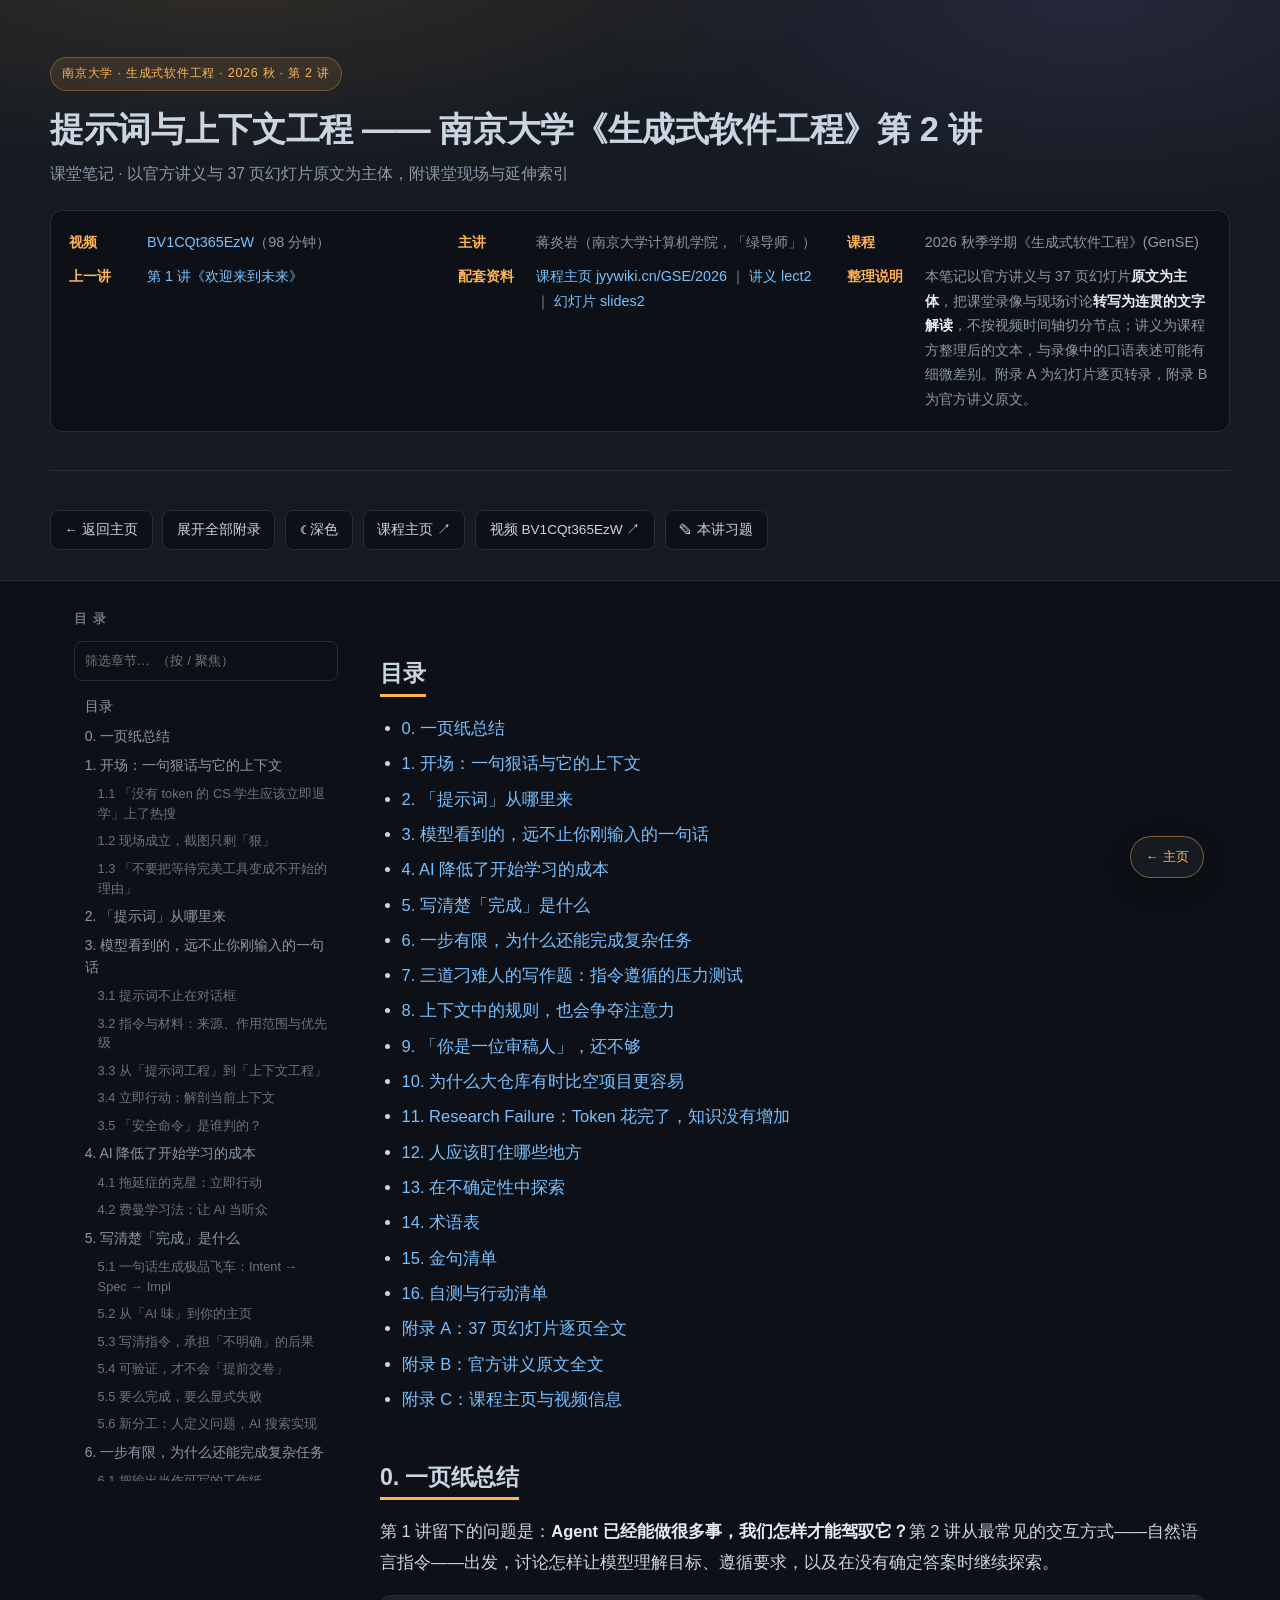
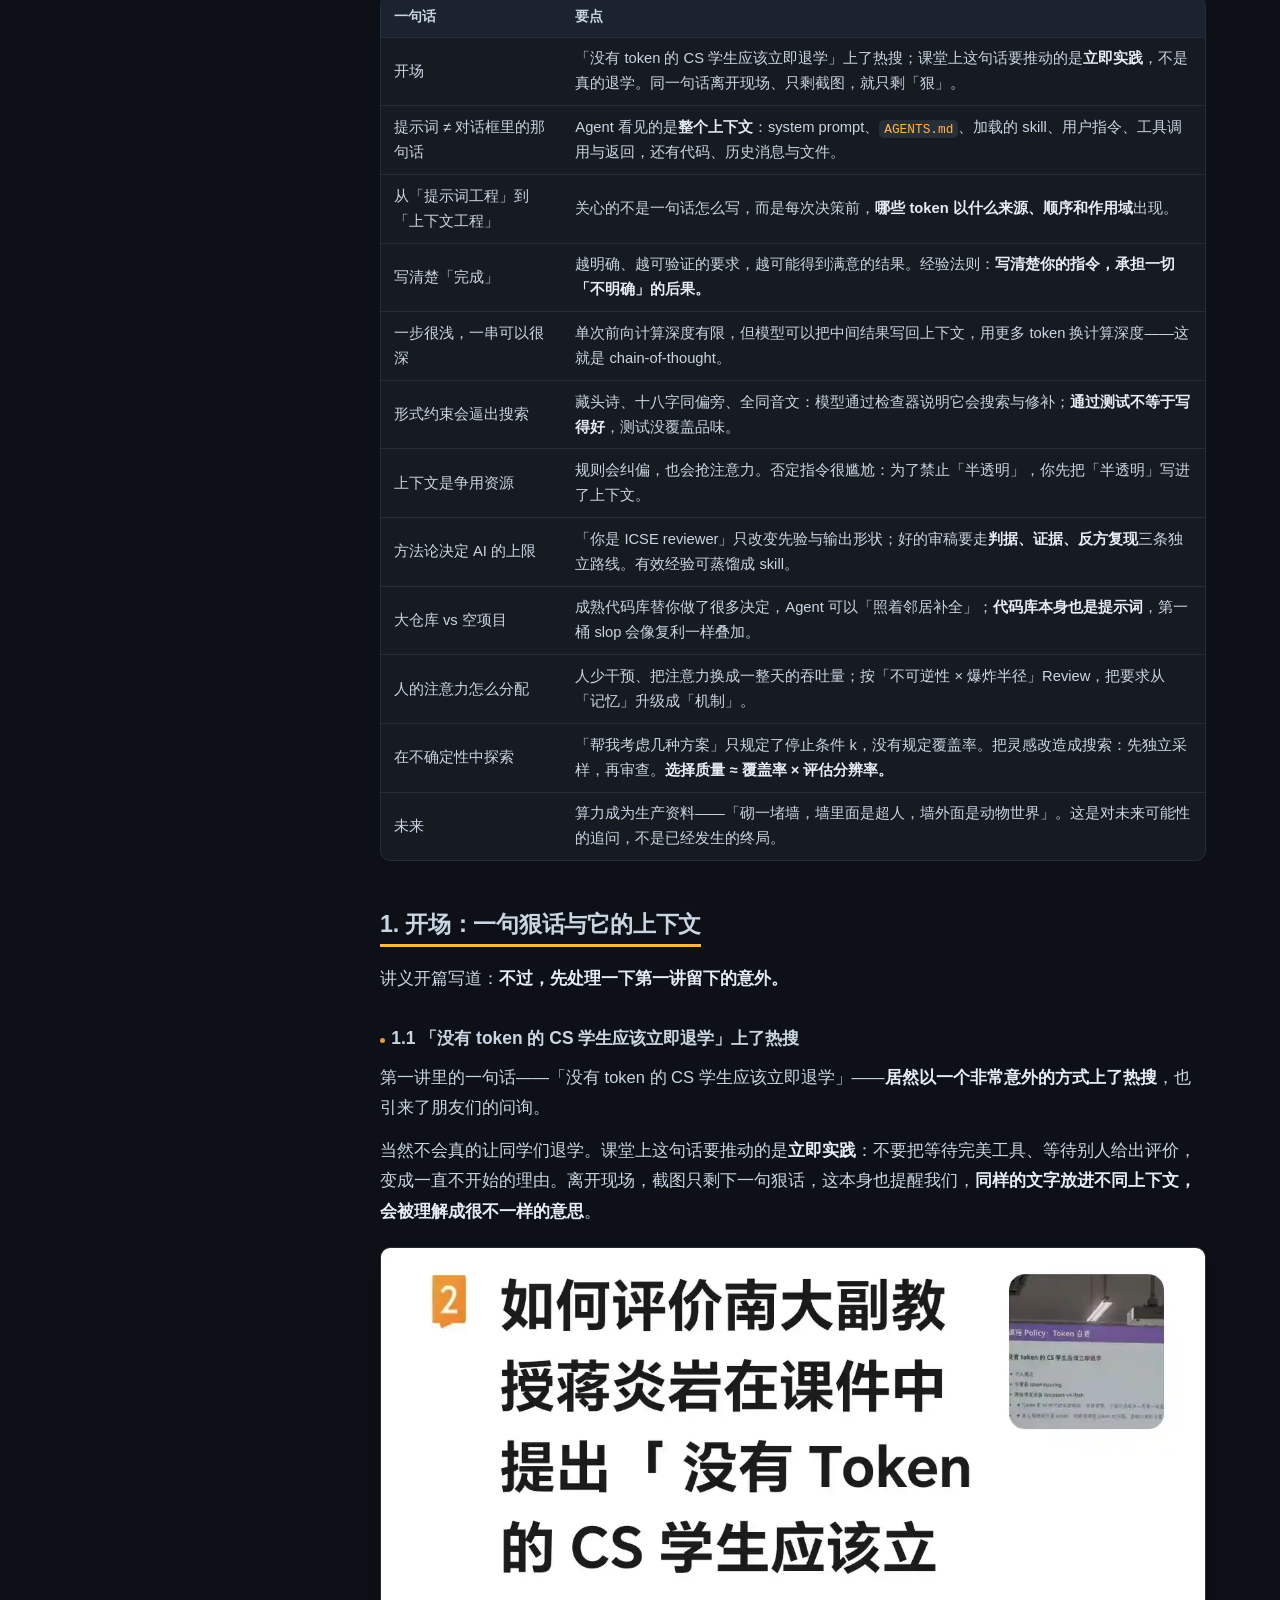
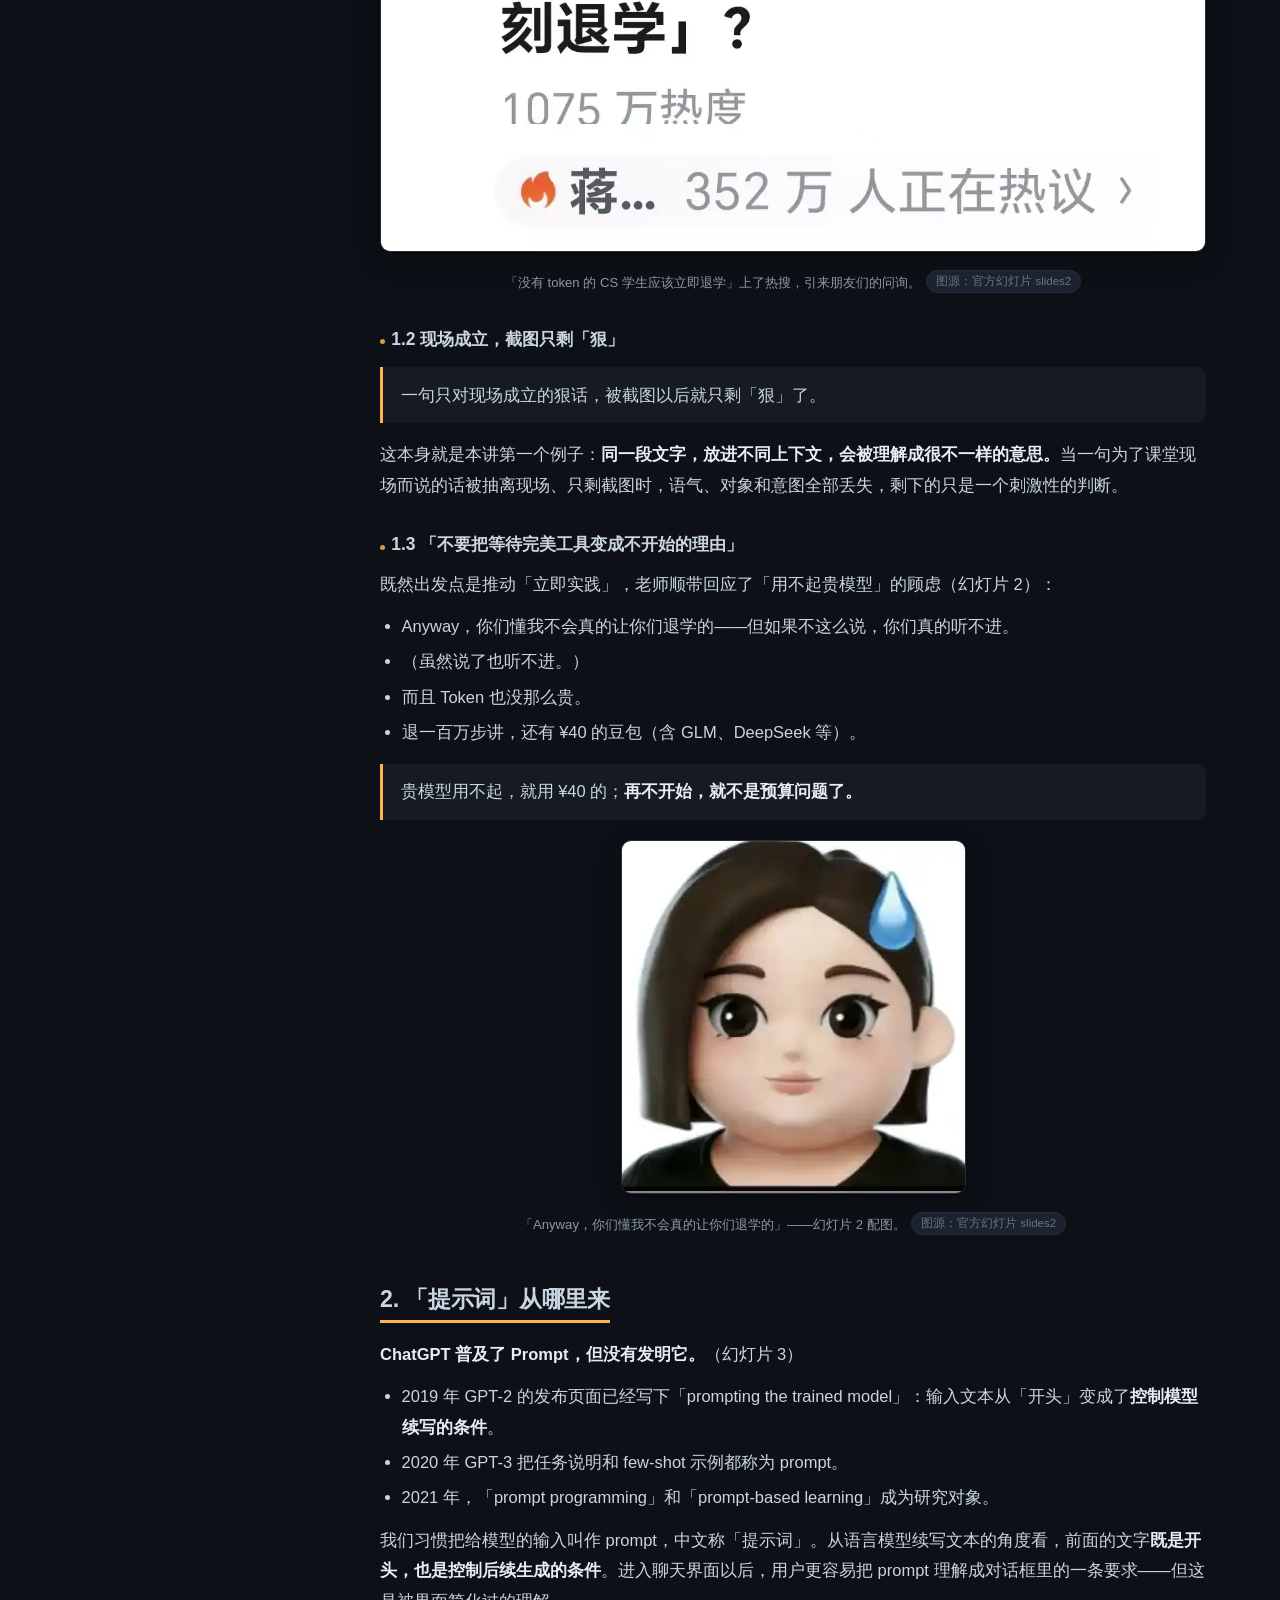
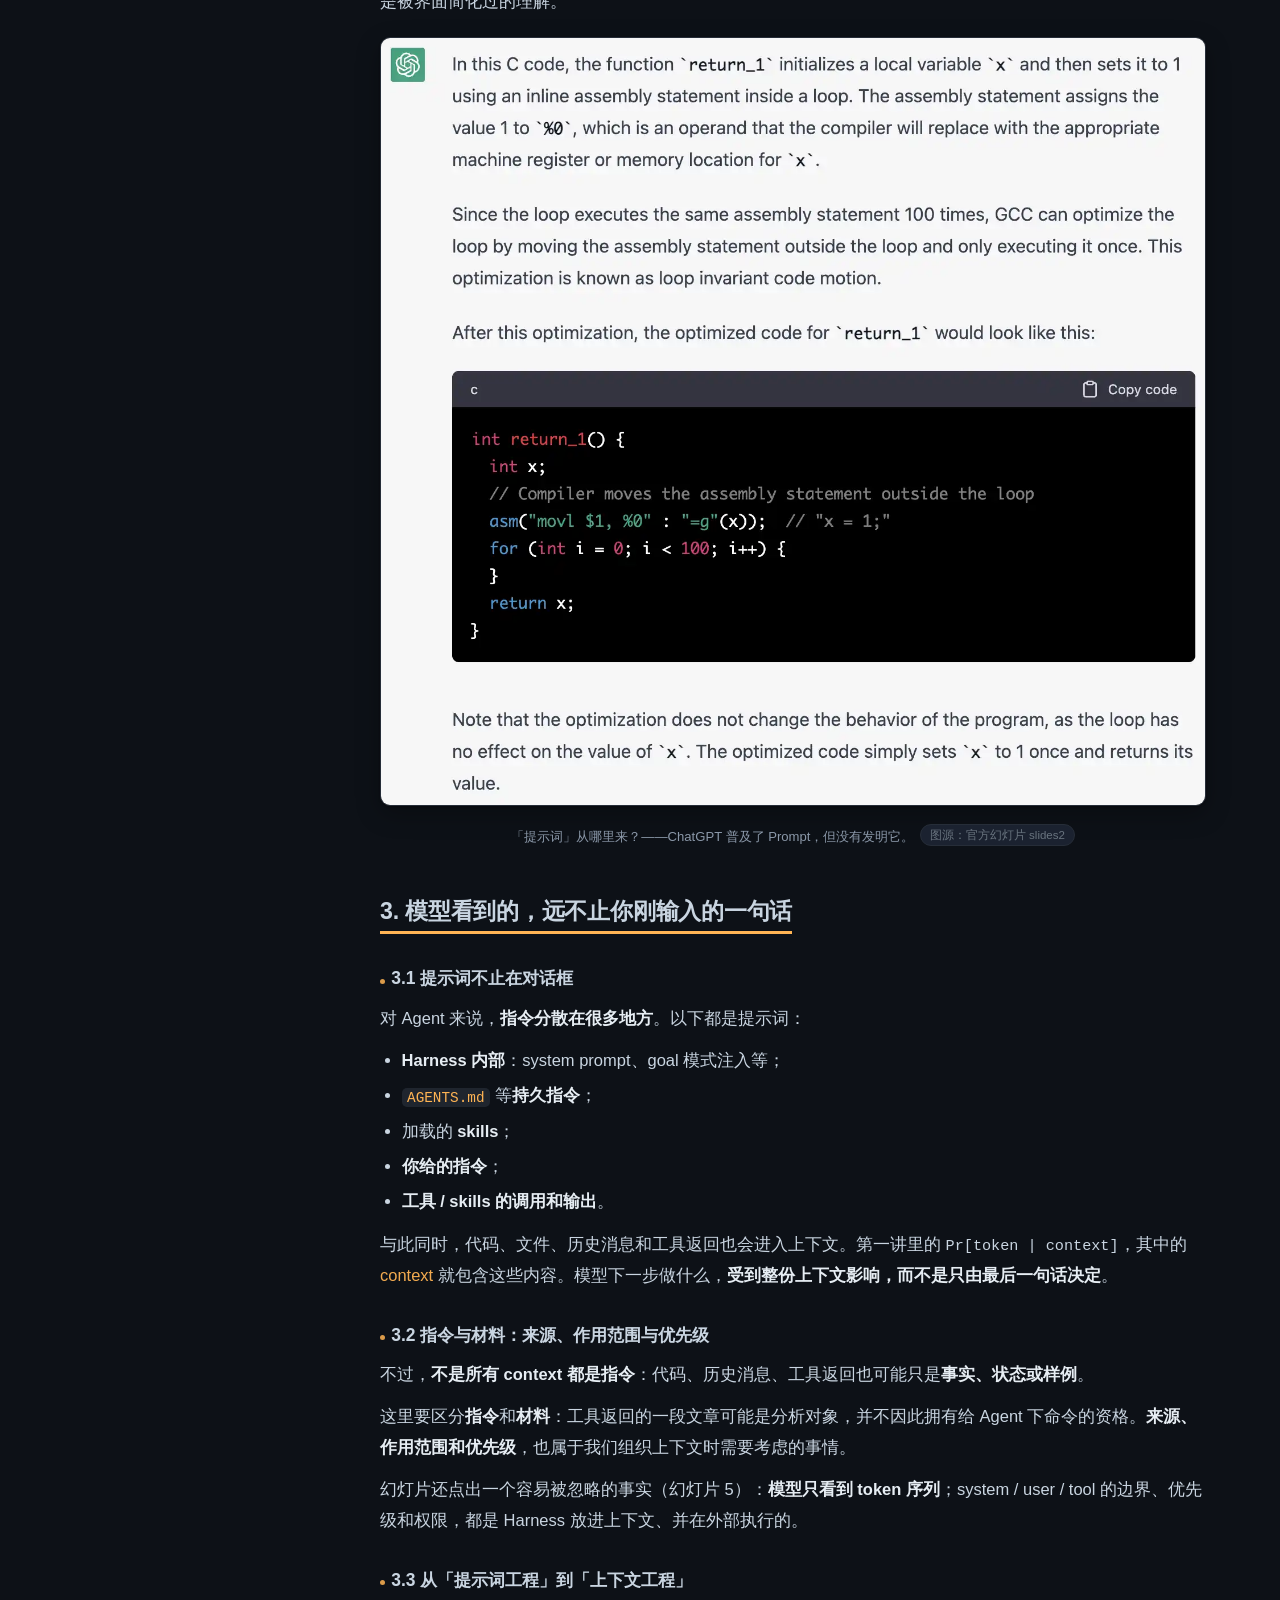
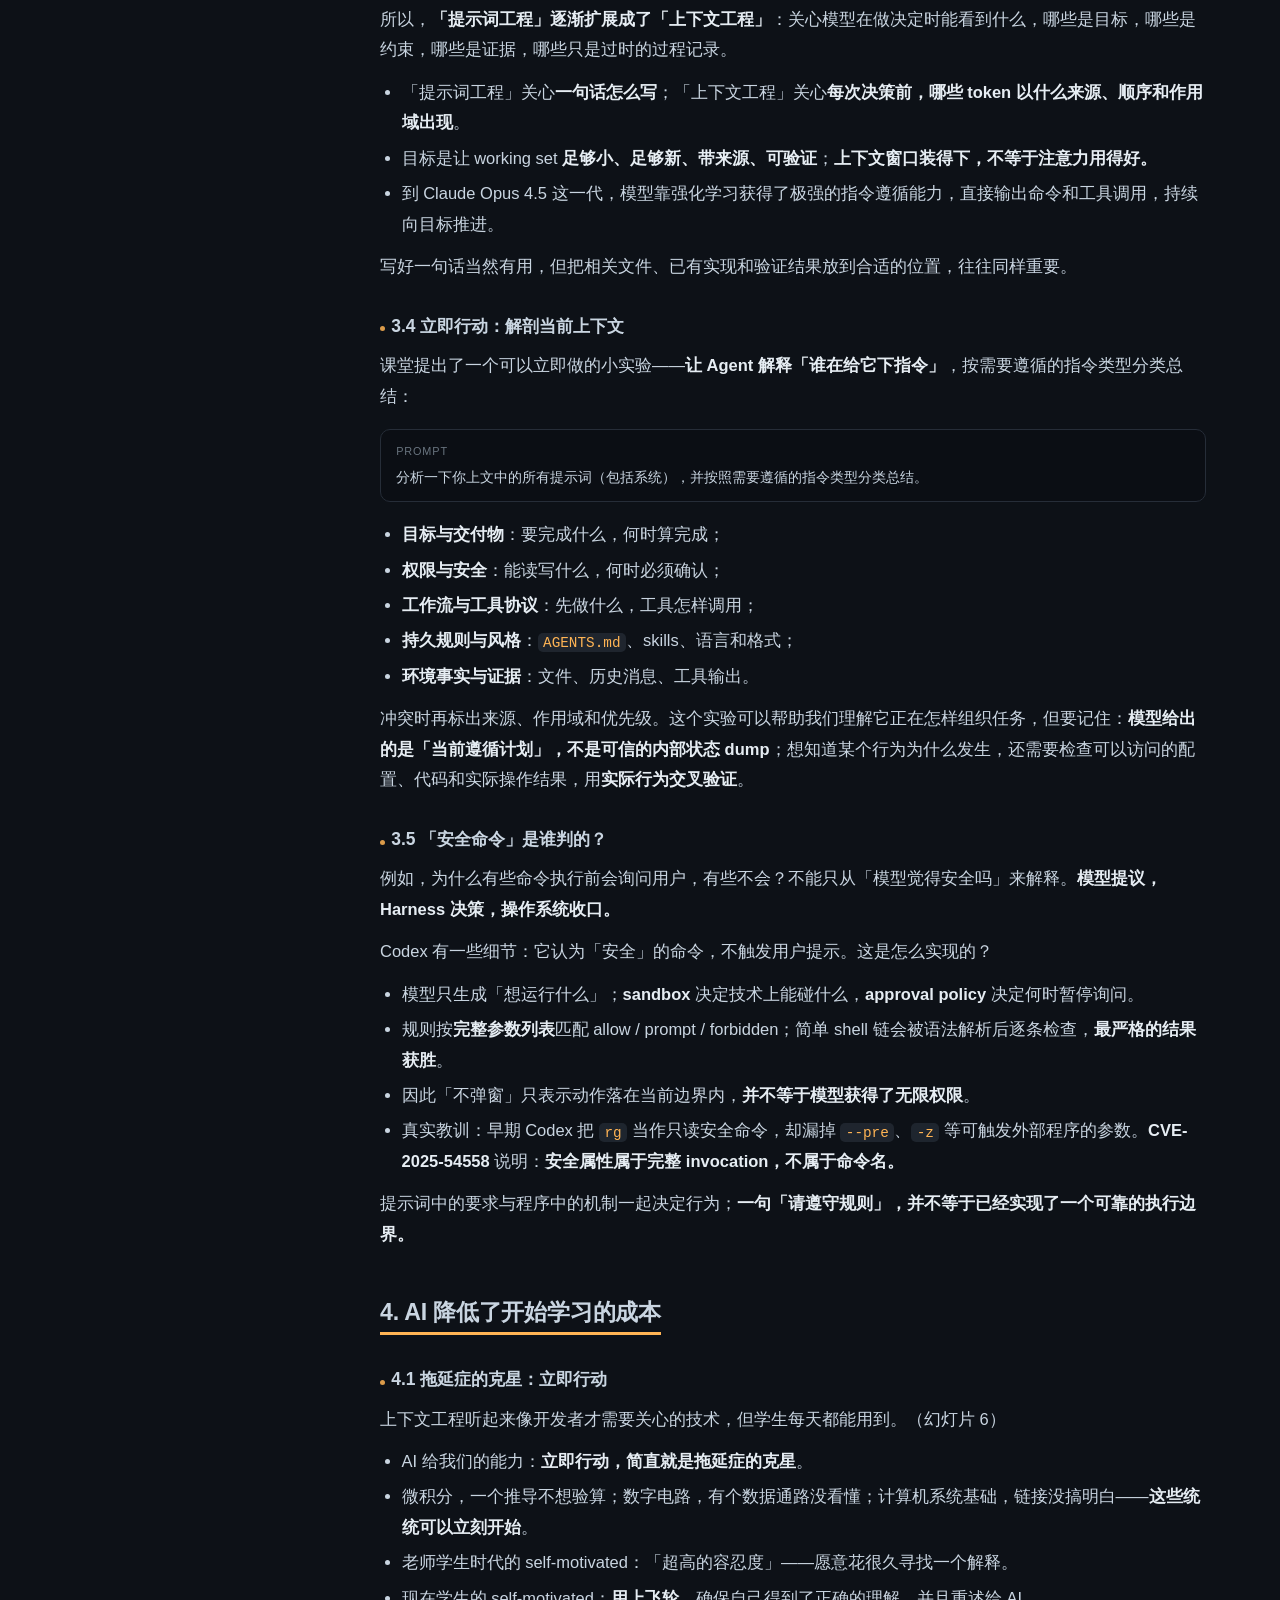
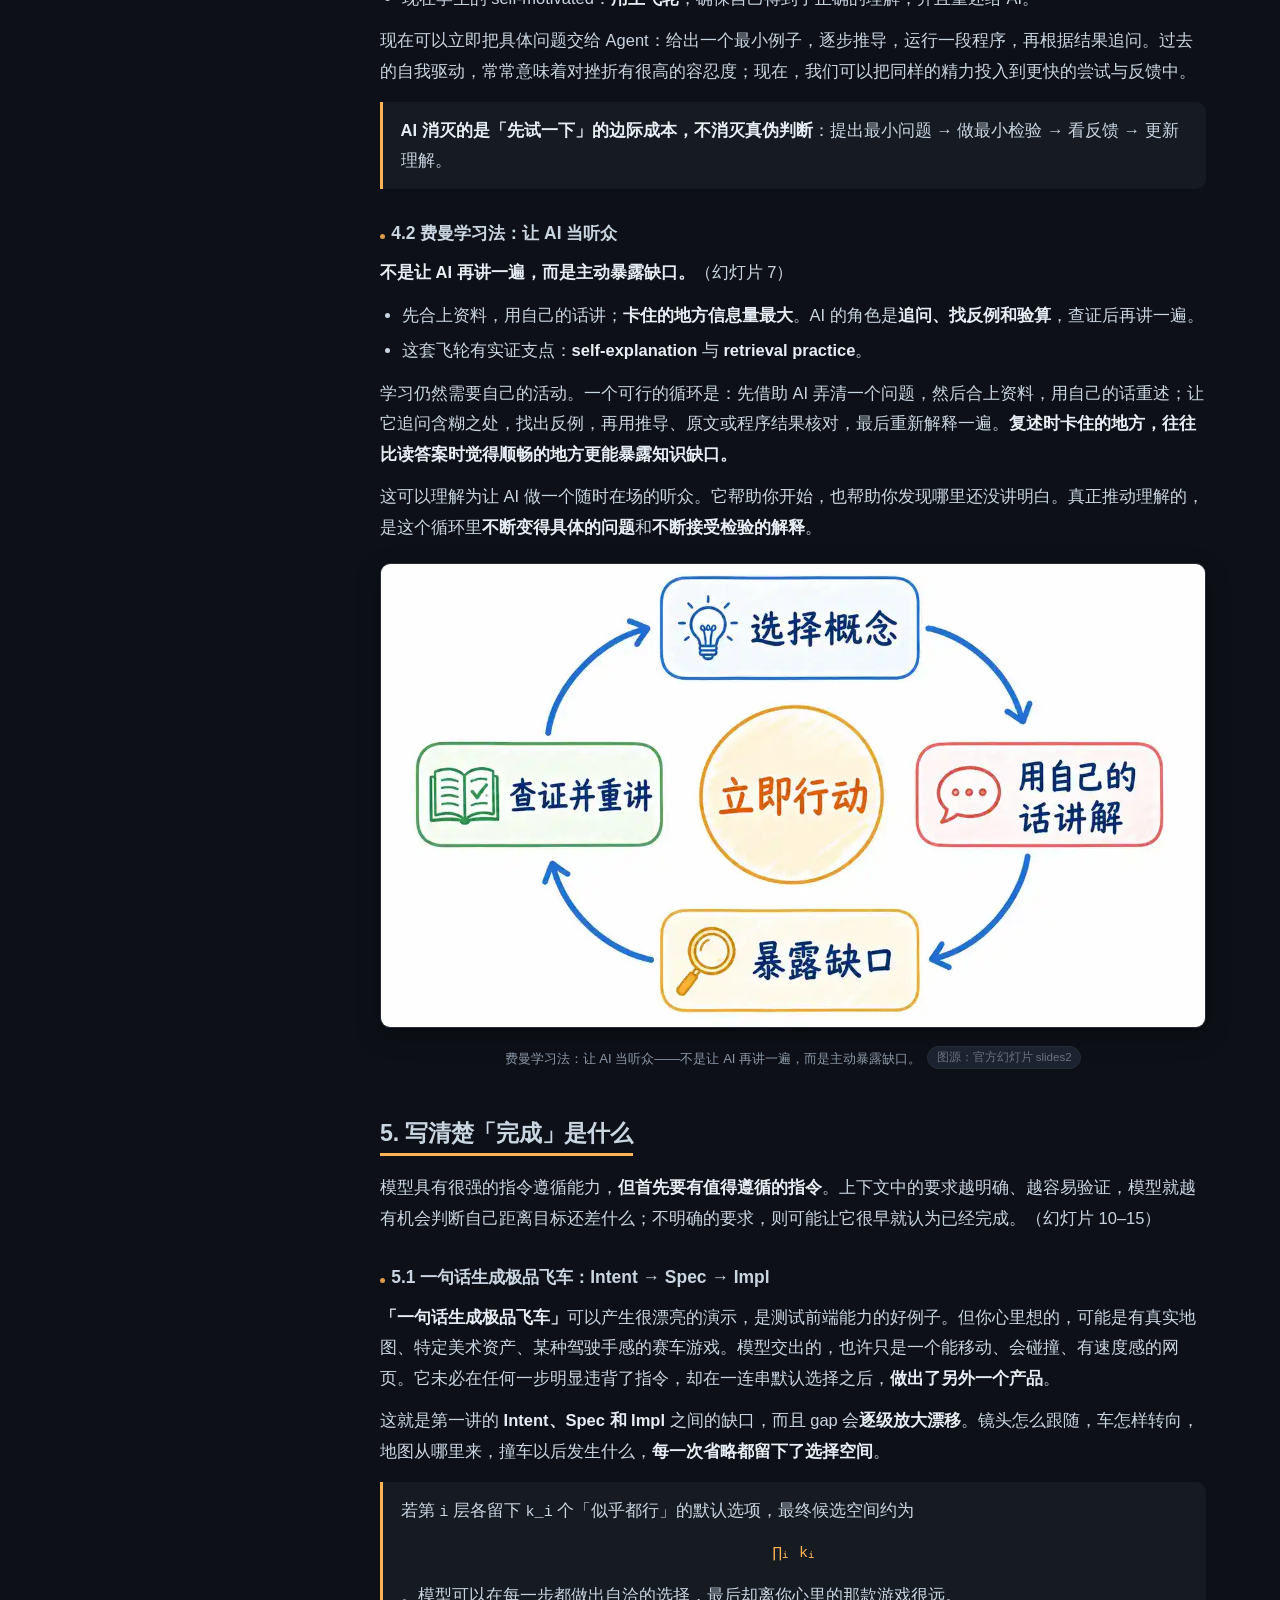
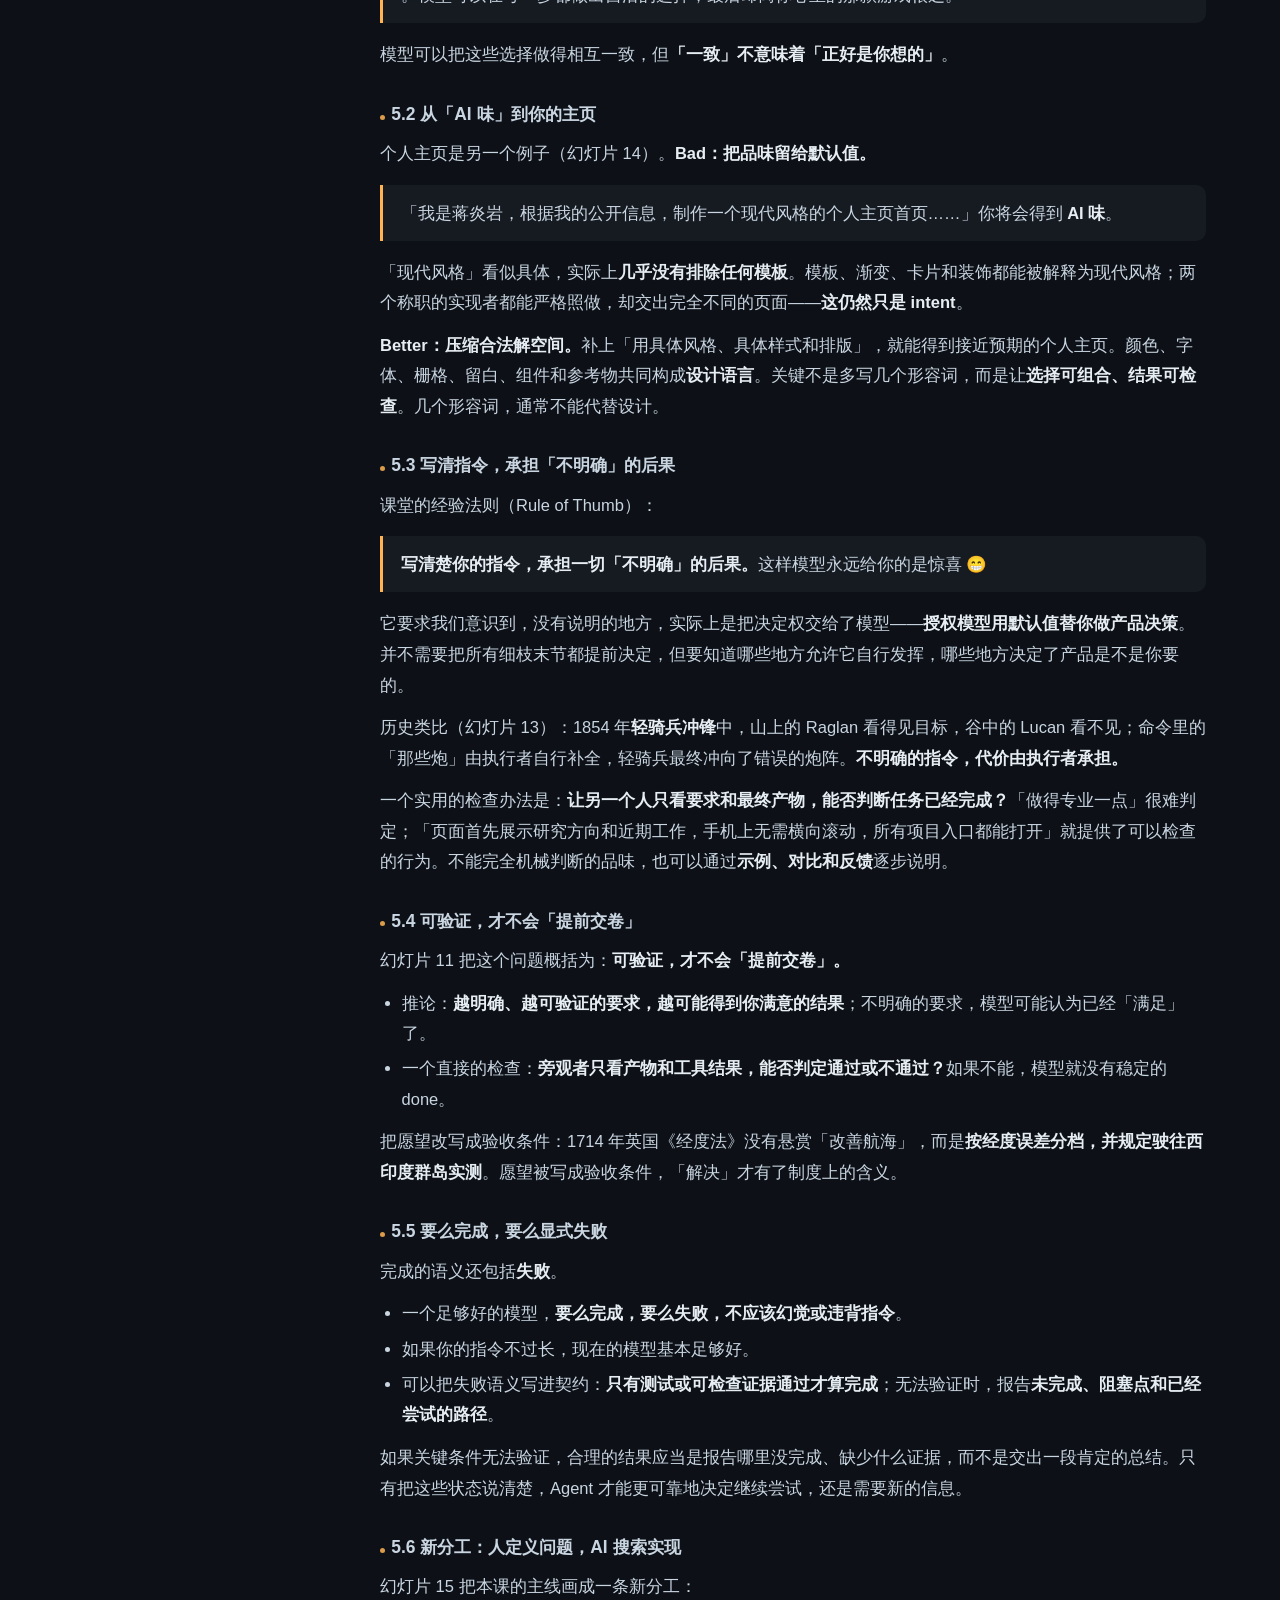
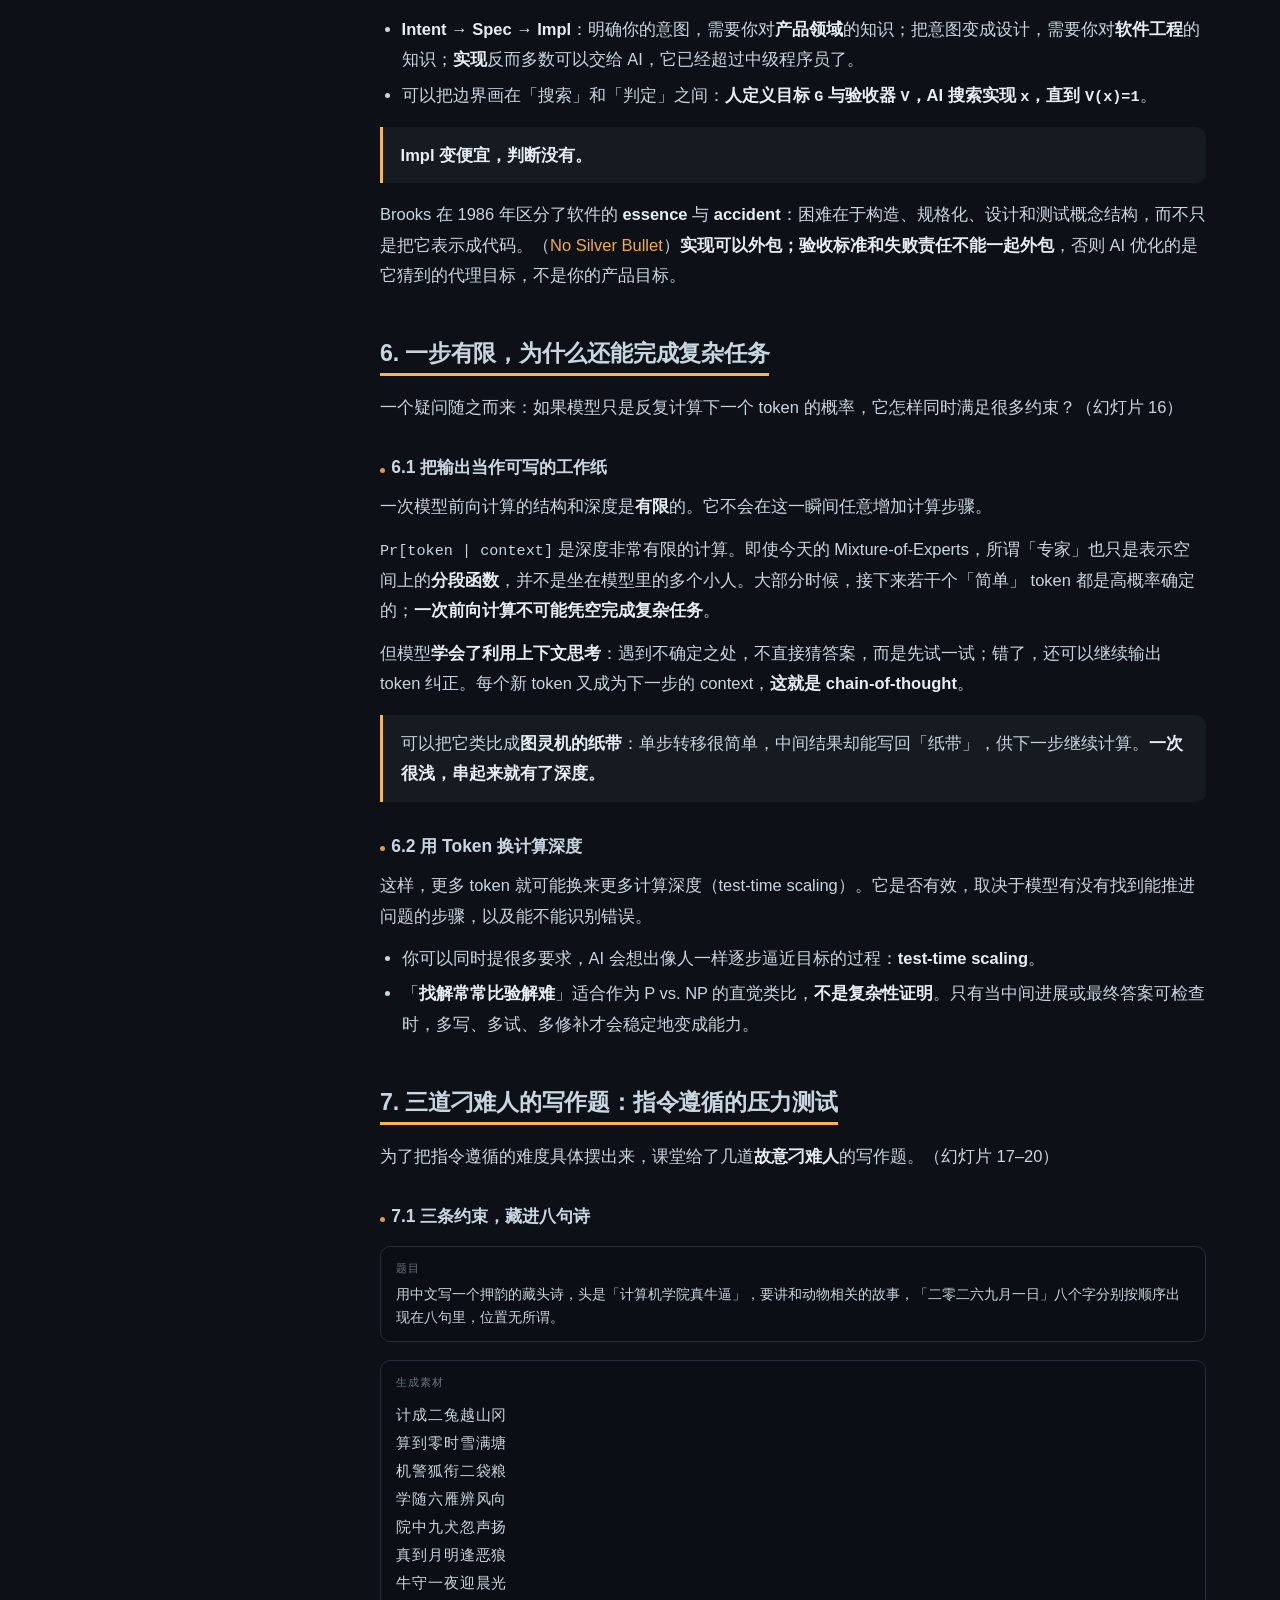
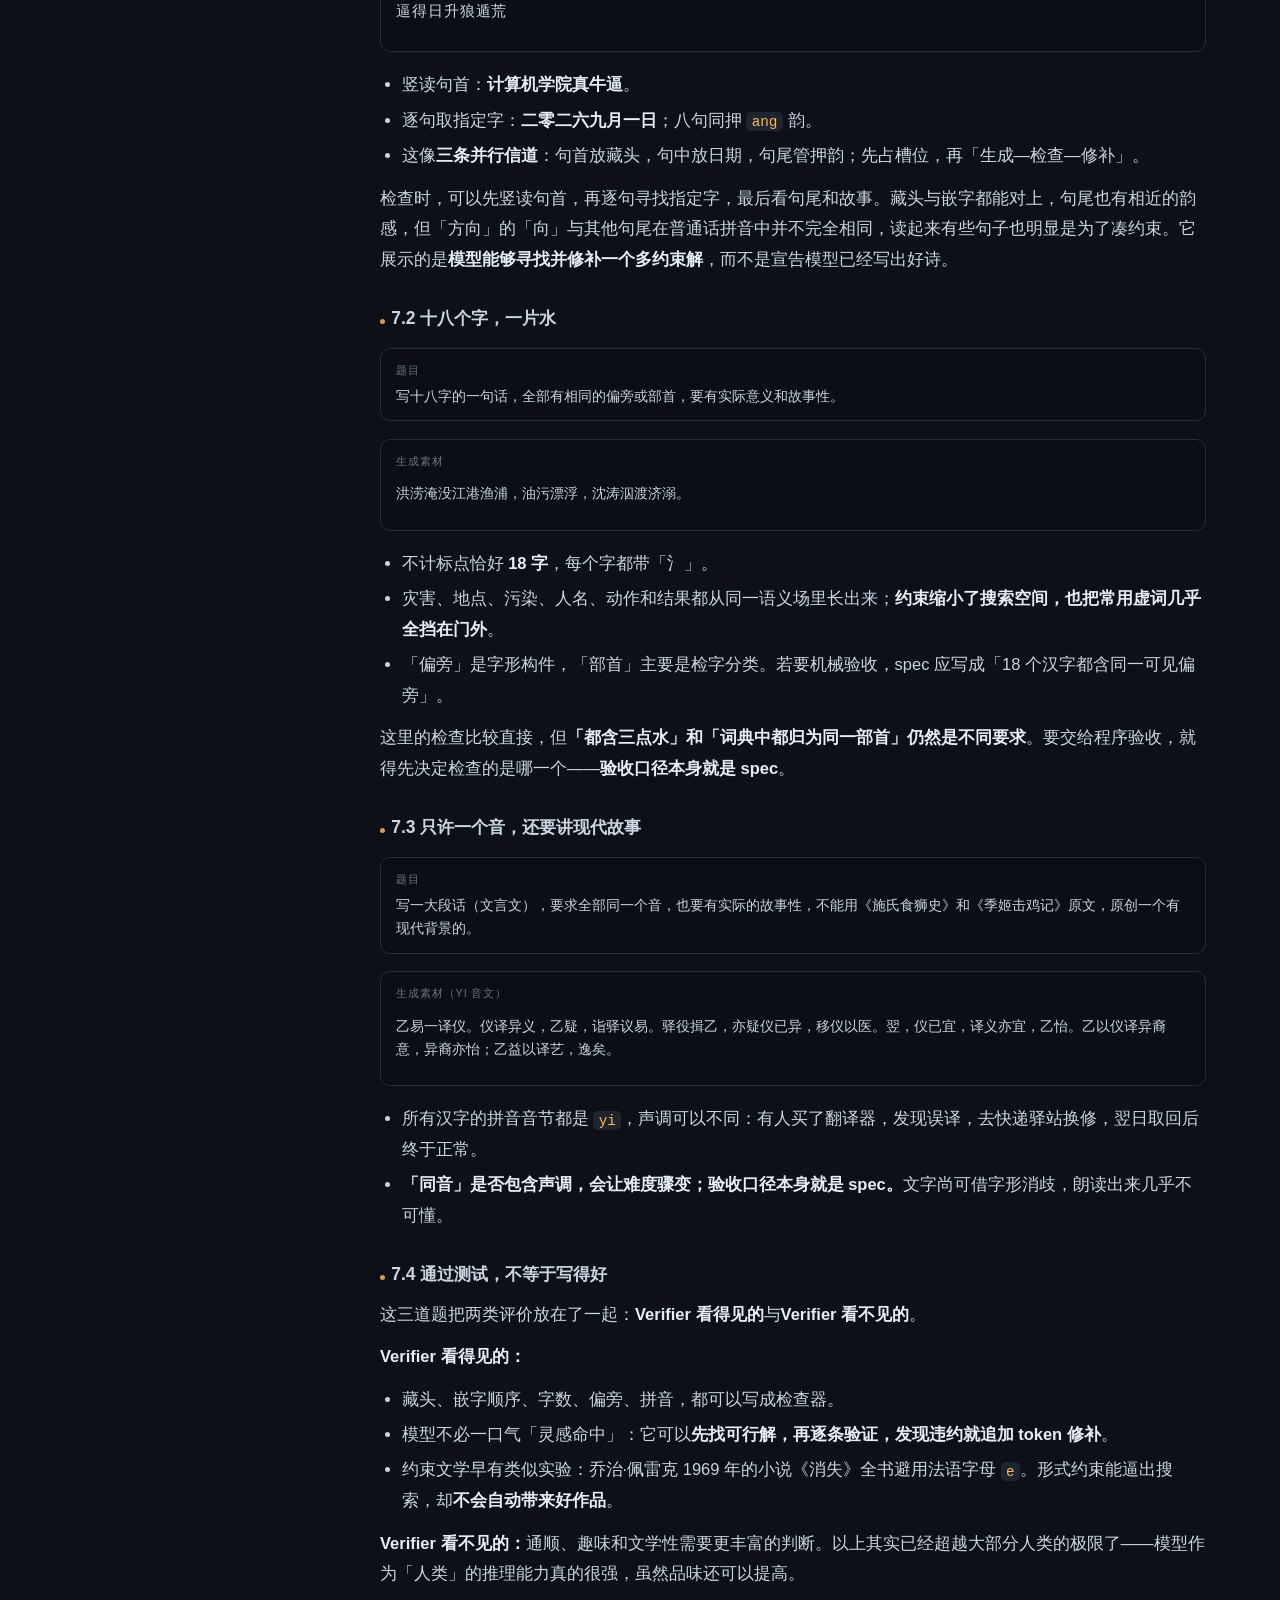
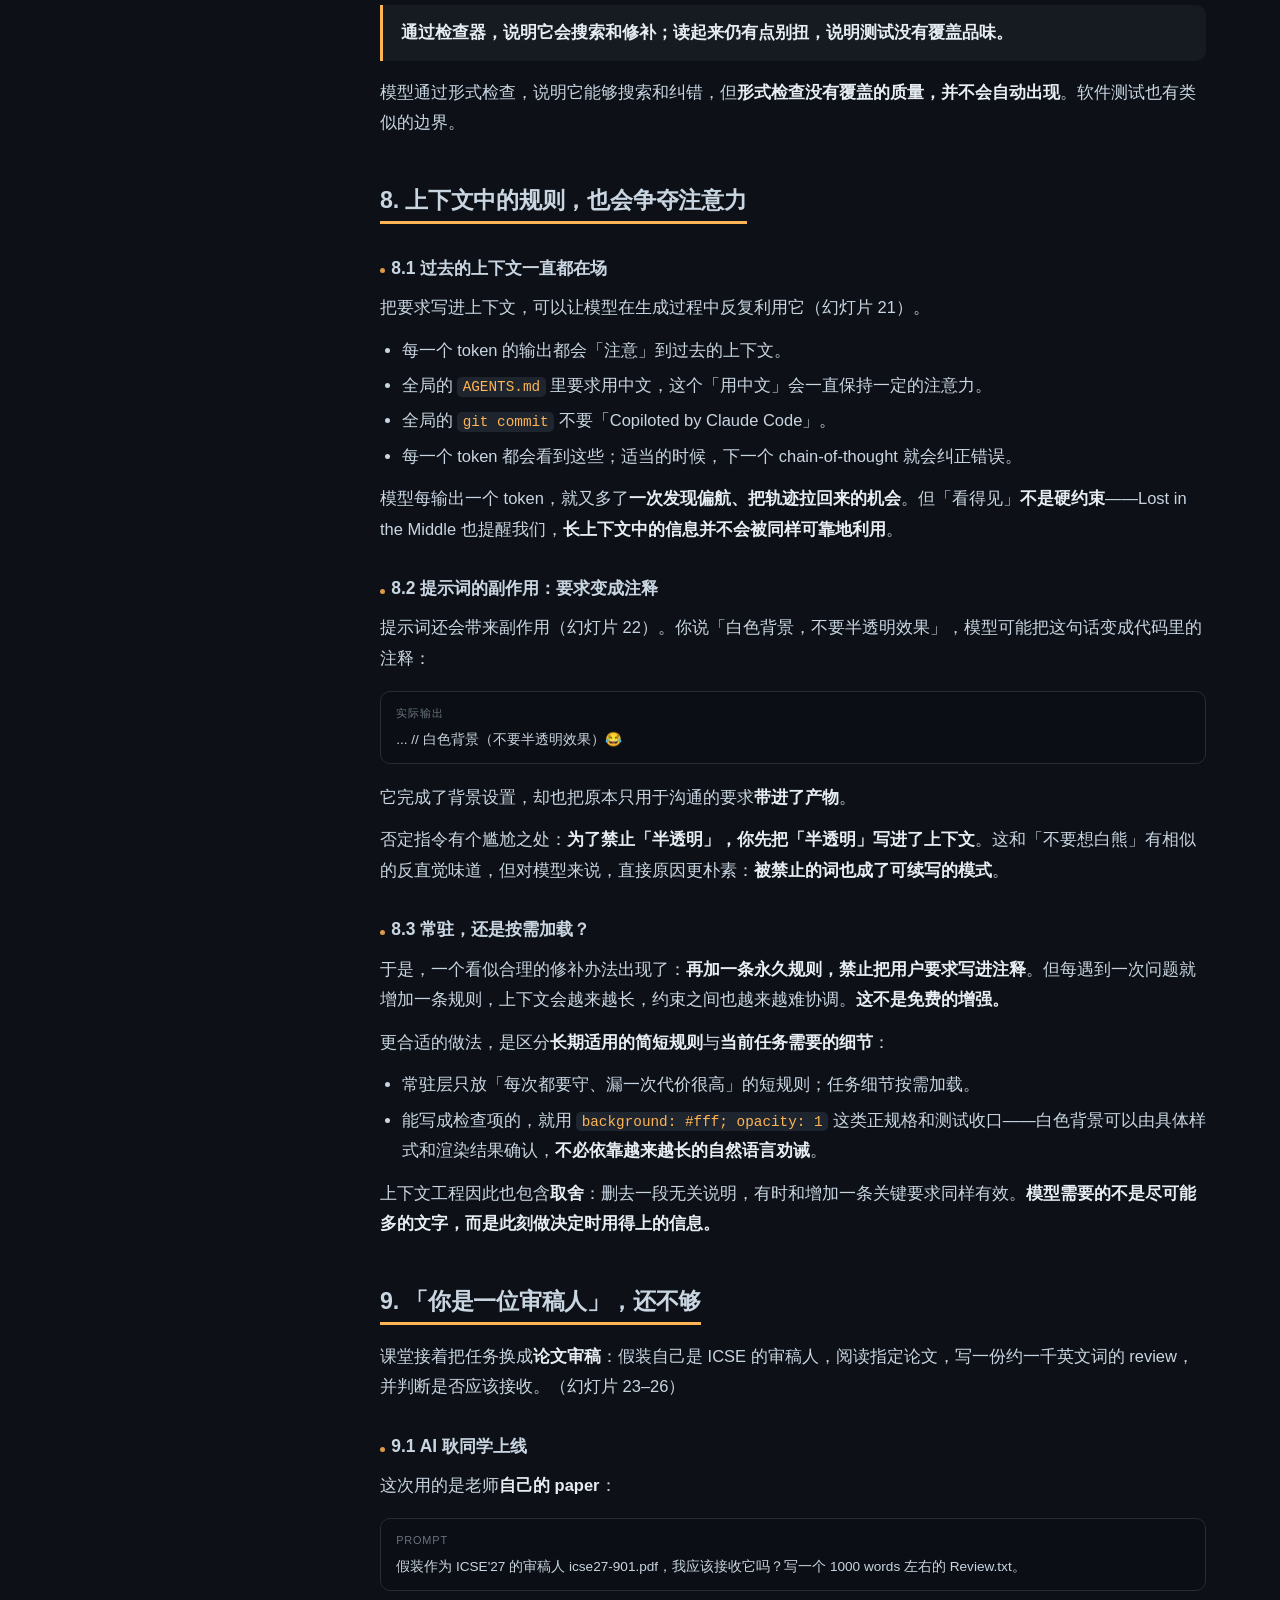
<file: NJU-生成式软件工程-第02讲-提示词与上下文工程.html>
<!doctype html>
<html lang="zh-CN" data-theme="dark">
<head>
<meta charset="utf-8">
<meta name="viewport" content="width=device-width,initial-scale=1">
<title>提示词与上下文工程 —— 南京大学《生成式软件工程》第 2 讲</title>
<meta name="description" content="南京大学《生成式软件工程》(GenSE) 2026 秋季第 2 讲《提示词与上下文工程》课堂笔记，蒋炎岩主讲。含 37 页幻灯片逐页全文与官方讲义原文。">
<style>

/* ===== KaTeX ===== */

/* ===== 页面样式 ===== */

*,*::before,*::after{box-sizing:border-box}
:root{
  --bg:#0d1117;--bg2:#161b22;--bg3:#1b2230;--line:#262d38;--line2:#1e2530;
  --fg:#c9d5e1;--fg2:#8b98a9;--fg3:#69747f;
  --acc:#ffb454;--acc2:#7ee787;--link:#79c0ff;--violet:#a78bfa;
  --codebg:#0b0e14;--chip:rgba(255,180,84,.10);
  --shadow:0 1px 2px rgba(0,0,0,.35),0 8px 24px rgba(0,0,0,.28);
  --mono:"JetBrains Mono","SFMono-Regular",Consolas,"Liberation Mono",Menlo,monospace;
}
[data-theme="light"]{
  --bg:#ffffff;--bg2:#f6f8fa;--bg3:#eceff3;--line:#dde2e8;--line2:#eaeef3;
  --fg:#1f2328;--fg2:#545d68;--fg3:#7d8590;
  --acc:#a85a00;--acc2:#1a7f37;--link:#0969da;--violet:#7c3aed;
  --codebg:#f6f8fa;--chip:rgba(255,180,84,.16);
  --shadow:0 1px 2px rgba(16,24,40,.06),0 8px 24px rgba(16,24,40,.08);
}
html{scroll-behavior:smooth}
body{
  margin:0;background:var(--bg);color:var(--fg);
  font-family:-apple-system,BlinkMacSystemFont,"Segoe UI","PingFang SC","Hiragino Sans GB",
    "Microsoft YaHei","Source Han Sans SC","Noto Sans CJK SC",sans-serif;
  font-size:16.5px;line-height:1.85;-webkit-font-smoothing:antialiased;
  transition:background .2s,color .2s;
}
a{color:var(--link);text-decoration:none}
a:hover{text-decoration:underline}
code,pre,.katex{font-family:var(--mono)}

/* 顶部进度条 */
#prog{position:fixed;top:0;left:0;right:0;height:3px;z-index:60;background:transparent}
#prog i{display:block;height:100%;width:0;background:linear-gradient(90deg,var(--acc),var(--violet));
  transition:width .1s linear}

/* Hero */
#hero{position:relative;padding:56px 24px 30px;border-bottom:1px solid var(--line);
  background:
    radial-gradient(900px 320px at 18% -10%,rgba(255,180,84,.13),transparent 70%),
    radial-gradient(700px 300px at 85% 0%,rgba(167,139,250,.11),transparent 70%),
    var(--bg2);}
.hero-in{max-width:1180px;margin:0 auto}
.badge{display:inline-flex;align-items:center;gap:.5rem;font-size:.78rem;letter-spacing:.06em;
  color:var(--acc);background:var(--chip);border:1px solid rgba(255,180,84,.28);
  padding:.28rem .7rem;border-radius:999px;margin-bottom:1rem}
#hero h1{margin:0 0 .5rem;font-size:2.15rem;line-height:1.3;letter-spacing:-.01em;font-weight:800}
.hsub{color:var(--fg2);font-size:.98rem;margin-bottom:1.35rem}
.meta{display:grid;grid-template-columns:repeat(auto-fit,minmax(280px,1fr));gap:.15rem 1.6rem;
  background:var(--bg);border:1px solid var(--line);border-radius:12px;padding:1rem 1.15rem}
.mrow{display:flex;gap:.65rem;padding:.22rem 0;font-size:.9rem;line-height:1.7}
.mk{flex:0 0 4.2rem;color:var(--acc);font-weight:600;font-size:.85rem;padding-top:.05rem}
.mv{color:var(--fg2);flex:1}
.mv a{color:var(--link)}
.hero-act{display:flex;flex-wrap:wrap;gap:.6rem;margin-top:1.1rem}
.btn{font:inherit;font-size:.85rem;color:var(--fg);background:var(--bg);border:1px solid var(--line);
  border-radius:8px;padding:.42rem .85rem;cursor:pointer;transition:.15s}
.btn:hover{border-color:var(--acc);color:var(--acc);text-decoration:none}

/* 布局 */
.layout{display:flex;max-width:1180px;margin:0 auto;padding:0 24px;gap:38px;align-items:flex-start}
#sidebar{position:sticky;top:0;flex:0 0 268px;width:268px;max-height:100vh;overflow-y:auto;
  padding:26px 4px 40px 0;scrollbar-width:thin}
#sidebar::-webkit-scrollbar{width:6px}
#sidebar::-webkit-scrollbar-thumb{background:var(--line);border-radius:3px}
.side-hd{display:flex;align-items:center;justify-content:space-between;margin-bottom:.6rem}
.side-hd b{font-size:.82rem;letter-spacing:.1em;color:var(--fg3);font-weight:600}
#q{width:100%;font:inherit;font-size:.84rem;background:var(--bg);color:var(--fg);
  border:1px solid var(--line);border-radius:8px;padding:.42rem .6rem;margin-bottom:.7rem;outline:none}
#q:focus{border-color:var(--acc)}
#toc a{display:block;font-size:.87rem;color:var(--fg2);padding:.24rem .55rem;border-radius:6px;
  border-left:2px solid transparent;line-height:1.55}
#toc a:hover{background:var(--bg2);color:var(--fg);text-decoration:none}
#toc a.lv3{font-size:.8rem;padding-left:1.35rem;color:var(--fg3)}
#toc a.on{color:var(--acc);background:var(--chip);border-left-color:var(--acc);font-weight:600}
#toc a.hide{display:none}
.side-ft{margin-top:1.1rem;padding-top:.9rem;border-top:1px solid var(--line);
  font-size:.76rem;color:var(--fg3);line-height:1.8}
.side-ft span{color:var(--acc)}

main{flex:1;min-width:0;padding:30px 0 80px}
section{margin-bottom:8px}
section>*{scroll-margin-top:20px}

/* 标题 */
h2,h3,h4{scroll-margin-top:20px;line-height:1.4}
h2{font-size:1.45rem;margin:2.9rem 0 1rem;font-weight:750;letter-spacing:-.01em}
h2 .ht{display:inline-block;border-bottom:3px solid var(--acc);padding-bottom:.25rem}
h3{font-size:1.09rem;margin:2rem 0 .7rem;color:var(--fg);font-weight:700}
h3 .ht{padding-left:.7rem;position:relative}
h3 .ht::before{content:"";position:absolute;left:0;top:.62em;width:5px;height:5px;border-radius:50%;
  background:var(--acc);opacity:.85}
h4{font-size:.82rem;margin:1.9rem 0 .55rem;font-weight:700;letter-spacing:.04em;
  color:var(--acc);background:var(--chip);display:inline-block;padding:.2rem .6rem;border-radius:6px;
  border:1px solid rgba(255,180,84,.22)}
h4 a.ha{display:none}
.anchor{position:relative}
.ha{position:absolute;left:-1.5rem;top:50%;transform:translateY(-50%);
  color:var(--fg3);opacity:0;font-size:.8rem;padding:0 .3rem;transition:.15s;text-decoration:none}
.anchor:hover .ha{opacity:.75}
.ha:hover{color:var(--acc);text-decoration:none}

/* 文本 */
p{margin:.75rem 0}
strong{font-weight:700;color:var(--fg)}
[data-theme="dark"] strong{color:#e6edf3}
em{font-style:normal;color:var(--acc);opacity:.95}
hr{border:0;border-top:1px solid var(--line);margin:2.4rem 0}
ul,ol{padding-left:1.35rem;margin:.7rem 0}
li{margin:.3rem 0}
li>ul,li>ol{margin:.3rem 0}
p.note{color:var(--fg2);border-left:2px solid var(--line);padding-left:.8rem}
li.note{color:var(--fg2)}
.warn{background:rgba(255,180,84,.09);border-left:3px solid var(--acc);
  padding:.55rem .85rem;border-radius:0 8px 8px 0}
li.warn{list-style:none;margin-left:-.6rem}
.warn strong{color:var(--acc)}
[data-theme="light"] .warn strong{color:#a85a00}
blockquote{margin:1rem 0;padding:.8rem 1.1rem;border-left:3px solid var(--acc);
  background:var(--bg2);border-radius:0 10px 10px 0}
blockquote p{margin:.35rem 0}
blockquote.bq-note{border-left-color:var(--violet);background:rgba(167,139,250,.07)}
blockquote>*:first-child{margin-top:0}
blockquote>*:last-child{margin-bottom:0}

/* 表格 */
.tw{overflow-x:auto;margin:1.1rem 0;border:1px solid var(--line);border-radius:10px;background:var(--bg2)}
table{border-collapse:collapse;width:100%;font-size:.92rem}
th,td{padding:.55rem .8rem;text-align:left;border-bottom:1px solid var(--line);line-height:1.7}
th{background:var(--bg3);font-weight:650;font-size:.85rem;color:var(--fg);white-space:nowrap}
tbody tr:last-child td{border-bottom:0}
tbody tr:hover{background:var(--chip)}
td code{white-space:nowrap}

/* 代码 */
.cb{position:relative;margin:1.1rem 0}
pre{margin:0;background:var(--codebg);border:1px solid var(--line);border-radius:10px;
  padding:.9rem 1rem;overflow-x:auto;font-size:.86rem;line-height:1.7;color:var(--fg)}
.cp{position:absolute;top:.45rem;right:.5rem;font:inherit;font-size:.72rem;color:var(--fg3);
  background:var(--bg2);border:1px solid var(--line);border-radius:6px;padding:.18rem .5rem;
  cursor:pointer;opacity:0;transition:.15s}
.cb:hover .cp{opacity:1}
.cp:hover{color:var(--acc);border-color:var(--acc)}
:not(pre)>code{background:rgba(125,145,170,.16);padding:.12em .38em;border-radius:5px;
  font-size:.87em;color:var(--acc)}
[data-theme="light"] :not(pre)>code{color:#a85a00}

/* 公式 */
.m.bd{display:block;margin:1.1rem 0;overflow-x:auto;overflow-y:hidden;text-align:center}
.katex{font-size:1.02em}
.katex-display{margin:0}

/* 任务清单 */
li.task{list-style:none;margin-left:-1.35rem}
li.task label{display:flex;gap:.6rem;align-items:flex-start;cursor:pointer;padding:.18rem 0}
li.task input{appearance:none;-webkit-appearance:none;width:1.05rem;height:1.05rem;flex:0 0 1.05rem;
  margin-top:.38rem;border:1.5px solid var(--line);border-radius:4px;background:var(--bg2);
  cursor:pointer;position:relative;transition:.15s}
li.task input:hover{border-color:var(--acc)}
li.task input:checked{background:var(--acc);border-color:var(--acc)}
li.task input:checked::after{content:"";position:absolute;left:.24rem;top:.06rem;width:.34rem;
  height:.6rem;border:solid var(--bg);border-width:0 2px 2px 0;transform:rotate(42deg)}
li.task input:checked+span{color:var(--fg3);text-decoration:line-through}

/* 附录 */
details.appx{margin:1.2rem 0;border:1px solid var(--line);border-radius:12px;background:var(--bg2);overflow:hidden}
details.appx>summary{cursor:pointer;padding:0;list-style:none}
details.appx>summary::-webkit-details-marker{display:none}
details.appx>summary h2{margin:0;padding:1rem 1.15rem;font-size:1.15rem;display:flex;
  justify-content:space-between;align-items:center}
details.appx>summary h2 .ht{border:0;display:inline}
details.appx>summary h2 .ha{display:none}
.tg{color:var(--fg3);font-size:.85rem}
details.appx[open] .tg{color:var(--acc)}
.tg::after{content:"▸ 展开";}
details.appx[open] .tg::after{content:"▾ 收起";}
.appx-body{padding:0 1.15rem 1.2rem;border-top:1px solid var(--line)}
details.appx[open]>summary{border-bottom:0}
.appx-body h4{margin-top:1.4rem}

/* 页脚 */
footer{margin-top:3rem;padding-top:1.5rem;border-top:1px solid var(--line);
  color:var(--fg3);font-size:.84rem;font-style:normal}

/* 回到顶部 */
#top{position:fixed;right:22px;bottom:22px;width:42px;height:42px;border-radius:50%;
  background:var(--bg2);border:1px solid var(--line);color:var(--fg2);font-size:1.05rem;
  cursor:pointer;box-shadow:var(--shadow);opacity:0;pointer-events:none;transition:.2s;z-index:50}
#top.on{opacity:1;pointer-events:auto}
#top:hover{color:var(--acc);border-color:var(--acc)}
#menu{display:none}

/* 返回主页 */
#home{position:fixed;right:76px;bottom:22px;height:42px;display:flex;align-items:center;gap:.35rem;
  padding:0 .9rem;border-radius:21px;background:var(--bg2);border:1px solid rgba(255,180,84,.45);
  color:var(--acc);font-size:.84rem;cursor:pointer;box-shadow:var(--shadow);z-index:50;
  transition:.2s;text-decoration:none;white-space:nowrap}
#home:hover{color:var(--acc);border-color:var(--acc);text-decoration:none;filter:brightness(1.1)}
@media (max-width:640px){#home{right:70px;padding:0 .7rem;font-size:.78rem}}

@media (max-width:1000px){
  .layout{padding:0 16px;gap:0}
  #sidebar{position:fixed;left:0;top:0;bottom:0;width:290px;background:var(--bg2);
    border-right:1px solid var(--line);padding:18px 14px;z-index:55;transform:translateX(-102%);
    transition:transform .22s;max-height:100vh}
  #sidebar.open{transform:none}
  #menu{display:flex;position:fixed;left:14px;bottom:22px;z-index:56;align-items:center;
    justify-content:center;width:42px;height:42px;border-radius:50%;background:var(--bg2);
    border:1px solid var(--line);color:var(--fg);cursor:pointer;box-shadow:var(--shadow)}
  #hero{padding:34px 16px 22px}
  #hero h1{font-size:1.6rem}
  main{padding:20px 0 70px}
  .ha{display:none}
}
@media print{
  #sidebar,#top,#menu,#prog,#home,.hero-act{display:none!important}
  details.appx{border:0}
  .appx-body{display:block!important}
  details.appx[open]>summary h2{font-size:1.2rem}
  body{background:#fff;color:#000;font-size:11pt}
}



/* 第2讲补充样式 */
.slide-title{font-size:1.02rem;margin:1.8rem 0 .2rem;font-weight:750;color:var(--fg)}
.slide-title .sn{display:inline-block;font:inherit;font-size:.72rem;letter-spacing:.06em;color:var(--bg);
  background:var(--acc);border-radius:5px;padding:.08rem .42rem;margin-right:.5rem;vertical-align:middle;font-weight:700}
.sub{color:var(--fg3);font-size:.86rem;margin:.1rem 0 .5rem}
.aigc{color:var(--fg2)}
.imgnote{display:inline-block;font-size:.78rem;color:var(--fg3);background:var(--bg3);
  border:1px dashed var(--line);border-radius:6px;padding:.1rem .5rem;margin:.25rem 0}
.cbx{position:relative;margin:1.1rem 0;background:var(--codebg);border:1px solid var(--line);
  border-radius:10px;padding:.75rem .95rem;overflow-x:auto;font-size:.85rem;line-height:1.7}
.cbx .cl{color:var(--fg3);font-size:.68rem;letter-spacing:.08em;text-transform:uppercase;display:block;margin-bottom:.35rem}
.poem{font-family:var(--mono);font-size:.92rem;line-height:1.9;letter-spacing:.06em}
.m{font-family:var(--mono);font-size:.92em}
.m.bd{display:block;text-align:center;margin:.8rem 0;color:var(--acc)}
.term dt{font-weight:700;color:var(--fg);margin-top:.85rem}
[data-theme="dark"] .term dt{color:#e6edf3}
.term dd{margin:.15rem 0 0;color:var(--fg2);font-size:.93rem}
.tag{display:inline-block;font-size:.72rem;color:var(--acc);background:var(--chip);
  border:1px solid rgba(255,180,84,.25);border-radius:999px;padding:.05rem .5rem;margin-right:.35rem}
.qa{margin:1.1rem 0;padding:.75rem .95rem;border:1px solid var(--line);border-radius:10px;background:var(--bg2)}
.qa .qq{font-weight:700;color:var(--acc)}
.qa .aa{margin-top:.4rem;color:var(--fg2)}
details.appx>summary h2 .sn{display:none}


.fig{margin:1.3rem 0 1.4rem;text-align:center}
.fig img{max-width:100%;height:auto;border:1px solid var(--line);border-radius:10px;background:#fff;box-shadow:var(--shadow)}
.fig img.portrait{max-width:min(430px,100%)}
.fig figcaption{font-size:.82rem;color:var(--fg2);margin-top:.5rem;line-height:1.75}
.fig .src{display:inline-block;font-size:.72rem;color:var(--fg3);background:var(--bg3);border:1px solid var(--line);border-radius:999px;padding:.02rem .55rem;margin-left:.35rem;vertical-align:.12em}

</style>
</head>
<body>
<div id="prog"><i></i></div>

<header id="hero"><div class="hero-in">
<div class="badge">南京大学 · 生成式软件工程 · 2026 秋 · 第 2 讲</div>
<h1>提示词与上下文工程 —— 南京大学《生成式软件工程》第 2 讲</h1>
<div class="hsub">课堂笔记 · 以官方讲义与 37 页幻灯片原文为主体，附课堂现场与延伸索引</div>
<div class="meta"><div class="mrow"><span class="mk">视频</span><span class="mv"><a href="https://www.bilibili.com/video/BV1CQt365EzW" target="_blank" rel="noopener">BV1CQt365EzW</a>（98 分钟）</span></div><div class="mrow"><span class="mk">主讲</span><span class="mv">蒋炎岩（南京大学计算机学院，「绿导师」）</span></div><div class="mrow"><span class="mk">课程</span><span class="mv">2026 秋季学期《生成式软件工程》(GenSE)</span></div><div class="mrow"><span class="mk">上一讲</span><span class="mv"><a href="NJU-生成式软件工程-第01讲-欢迎来到未来.html">第 1 讲《欢迎来到未来》</a></span></div><div class="mrow"><span class="mk">配套资料</span><span class="mv"><a href="https://jyywiki.cn/GSE/2026/" target="_blank" rel="noopener">课程主页 jyywiki.cn/GSE/2026</a> ｜ <a href="https://jyywiki.cn/GSE/2026/lect2.md" target="_blank" rel="noopener">讲义 lect2</a> ｜ <a href="https://jyywiki.cn/GSE/2026/slides2.html" target="_blank" rel="noopener">幻灯片 slides2</a></span></div><div class="mrow"><span class="mk">整理说明</span><span class="mv">本笔记以官方讲义与 37 页幻灯片<strong>原文为主体</strong>，把课堂录像与现场讨论<strong>转写为连贯的文字解读</strong>，不按视频时间轴切分节点；讲义为课程方整理后的文本，与录像中的口语表述可能有细微差别。附录 A 为幻灯片逐页转录，附录 B 为官方讲义原文。</span></div></div><hr>
<div class="hero-act">
  <a class="btn" href="index.html" title="返回课程笔记主页（快捷键 Esc）">← 返回主页</a>
  <button class="btn" id="appx">展开全部附录</button>
  <button class="btn" id="theme">☾ 深色</button>
  <a class="btn" href="https://jyywiki.cn/GSE/2026/" target="_blank" rel="noopener">课程主页 ↗</a>
  <a class="btn" href="https://www.bilibili.com/video/BV1CQt365EzW" target="_blank" rel="noopener">视频 BV1CQt365EzW ↗</a>
  <a class="btn" href="exercises/NJU-生成式软件工程-第02讲-习题.html">✎ 本讲习题</a>
</div>
</div></header>

<div class="layout">
<aside id="sidebar">
  <div class="side-hd"><b>目 录</b></div>
  <input id="q" placeholder="筛选章节…  （按 / 聚焦）" autocomplete="off">
  <nav id="toc"><a class="lv2" href="#目录">目录</a>
<a class="lv2" href="#0-一页纸总结">0. 一页纸总结</a>
<a class="lv2" href="#1-开场一句狠话与它的上下文">1. 开场：一句狠话与它的上下文</a>
<a class="lv3" href="#11-没有-token-的-cs-学生应该立即退学上了热搜">1.1 「没有 token 的 CS 学生应该立即退学」上了热搜</a>
<a class="lv3" href="#12-现场成立截图只剩狠">1.2 现场成立，截图只剩「狠」</a>
<a class="lv3" href="#13-不要等完美工具">1.3 「不要把等待完美工具变成不开始的理由」</a>
<a class="lv2" href="#2-提示词从哪里来">2. 「提示词」从哪里来</a>
<a class="lv2" href="#3-模型看到的远不止你刚输入的一句话">3. 模型看到的，远不止你刚输入的一句话</a>
<a class="lv3" href="#31-提示词不止在对话框">3.1 提示词不止在对话框</a>
<a class="lv3" href="#32-指令与材料来源作用范围与优先级">3.2 指令与材料：来源、作用范围与优先级</a>
<a class="lv3" href="#33-从提示词工程到上下文工程">3.3 从「提示词工程」到「上下文工程」</a>
<a class="lv3" href="#34-立即行动解剖当前上下文">3.4 立即行动：解剖当前上下文</a>
<a class="lv3" href="#35-安全命令是谁判的">3.5 「安全命令」是谁判的？</a>
<a class="lv2" href="#4-ai-降低了开始学习的成本">4. AI 降低了开始学习的成本</a>
<a class="lv3" href="#41-拖延症的克星立即行动">4.1 拖延症的克星：立即行动</a>
<a class="lv3" href="#42-费曼学习法让-ai-当听众">4.2 费曼学习法：让 AI 当听众</a>
<a class="lv2" href="#5-写清楚完成是什么">5. 写清楚「完成」是什么</a>
<a class="lv3" href="#51-一句话生成极品飞车">5.1 一句话生成极品飞车：Intent → Spec → Impl</a>
<a class="lv3" href="#52-从-ai-味到你的主页">5.2 从「AI 味」到你的主页</a>
<a class="lv3" href="#53-写清指令承担不明确的后果">5.3 写清指令，承担「不明确」的后果</a>
<a class="lv3" href="#54-可验证才不会提前交卷">5.4 可验证，才不会「提前交卷」</a>
<a class="lv3" href="#55-要么完成要么显式失败">5.5 要么完成，要么显式失败</a>
<a class="lv3" href="#56-新分工人定义问题-ai-搜索实现">5.6 新分工：人定义问题，AI 搜索实现</a>
<a class="lv2" href="#6-一步有限为什么还能完成复杂任务">6. 一步有限，为什么还能完成复杂任务</a>
<a class="lv3" href="#61-把输出当作可写的工作纸">6.1 把输出当作可写的工作纸</a>
<a class="lv3" href="#62-用-token-换计算深度">6.2 用 Token 换计算深度</a>
<a class="lv2" href="#7-三道刁难人的写作题">7. 三道刁难人的写作题：指令遵循的压力测试</a>
<a class="lv3" href="#71-三条约束藏进八句诗">7.1 三条约束，藏进八句诗</a>
<a class="lv3" href="#72-十八个字一片水">7.2 十八个字，一片水</a>
<a class="lv3" href="#73-只许一个音还要讲现代故事">7.3 只许一个音，还要讲现代故事</a>
<a class="lv3" href="#74-通过测试不等于写得好">7.4 通过测试，不等于写得好</a>
<a class="lv2" href="#8-上下文中的规则也会争夺注意力">8. 上下文中的规则，也会争夺注意力</a>
<a class="lv3" href="#81-过去的上下文一直都在场">8.1 过去的上下文一直都在场</a>
<a class="lv3" href="#82-提示词的副作用要求变成注释">8.2 提示词的副作用：要求变成注释</a>
<a class="lv3" href="#83-常驻还是按需加载">8.3 常驻，还是按需加载？</a>
<a class="lv2" href="#9-你是一位审稿人还不够">9. 「你是一位审稿人」，还不够</a>
<a class="lv3" href="#91-ai-耿同学上线">9.1 AI 耿同学上线</a>
<a class="lv3" href="#92-怎样构造一个好的-reviewer">9.2 怎样构造一个好的 Reviewer：三条独立路线</a>
<a class="lv3" href="#93-不要被作者带着走">9.3 不要被作者「带着走」</a>
<a class="lv3" href="#94-把品味蒸馏成-skill">9.4 把品味蒸馏成 Skill</a>
<a class="lv2" href="#10-为什么大仓库有时比空项目更容易">10. 为什么大仓库有时比空项目更容易</a>
<a class="lv3" href="#101-long-horizon-能力是怎么练出来的">10.1 Long-Horizon 能力是怎么「练」出来的</a>
<a class="lv3" href="#102-greenfield-悖论">10.2 Greenfield 悖论：大型系统反而更容易？</a>
<a class="lv3" href="#103-放一个好项目给-ai-看靠谱吗">10.3 「放一个好项目给 AI 看」靠谱吗？</a>
<a class="lv3" href="#104-没有超能力-ai">10.4 没有「超能力 AI」：你仍然需要「有概念」</a>
<a class="lv2" href="#11-research-failure">11. Research Failure：Token 花完了，知识没有增加</a>
<a class="lv3" href="#111-符号执行引擎优化">11.1 符号执行引擎优化</a>
<a class="lv3" href="#112-问题可能出在哪">11.2 问题可能出在哪？</a>
<a class="lv2" href="#12-人应该盯住哪些地方">12. 人应该盯住哪些地方</a>
<a class="lv3" href="#121-少干预反而做得更多">12.1 少干预，反而做得更多</a>
<a class="lv3" href="#122-review-什么">12.2 Review 什么？</a>
<a class="lv3" href="#123-context-越长不等于记得越牢">12.3 Context 越长，不等于记得越牢</a>
<a class="lv3" href="#124-把要求从记忆升级成机制">12.4 把要求从「记忆」升级成「机制」</a>
<a class="lv2" href="#13-在不确定性中探索">13. 在不确定性中探索</a>
<a class="lv3" href="#131-这次不是解题">13.1 这次不是「解题」</a>
<a class="lv3" href="#132-谁规定已经想完了">13.2 谁规定「已经想完了」？</a>
<a class="lv3" href="#133-算力换智力">13.3 算力换智力：把灵感改造成搜索</a>
<a class="lv3" href="#134-我们一直在多采样">13.4 我们一直在「多采样」：世界很大，人很小</a>
<a class="lv3" href="#135-墙内的超人">13.5 墙内的超人</a>
<a class="lv2" href="#14-术语表">14. 术语表</a>
<a class="lv2" href="#15-金句清单">15. 金句清单</a>
<a class="lv2" href="#16-自测与行动清单">16. 自测与行动清单</a>
<a class="lv2" href="#附录-a37-页幻灯片逐页全文">附录 A：37 页幻灯片逐页全文</a>
<a class="lv2" href="#附录-b官方讲义原文全文">附录 B：官方讲义原文全文</a>
<a class="lv2" href="#附录-c课程主页与视频信息">附录 C：课程主页与视频信息</a></nav>
  <div class="side-ft">
    正文字数 <span>约 39,037 字</span><br>
    <span id="tk">自测进度 0 / 0</span><br>
    勾选状态保存在本地浏览器<br>
    按 <span>Esc</span> 返回主页
  </div>
</aside>
<main>
<section><h2 id="目录" class="anchor"><span class="ht">目录</span><a class="ha" href="#目录" title="复制本节链接">#</a></h2><ul><li><a class="il" href="#0-一页纸总结">0. 一页纸总结</a></li><li><a class="il" href="#1-开场一句狠话与它的上下文">1. 开场：一句狠话与它的上下文</a></li><li><a class="il" href="#2-提示词从哪里来">2. 「提示词」从哪里来</a></li><li><a class="il" href="#3-模型看到的远不止你刚输入的一句话">3. 模型看到的，远不止你刚输入的一句话</a></li><li><a class="il" href="#4-ai-降低了开始学习的成本">4. AI 降低了开始学习的成本</a></li><li><a class="il" href="#5-写清楚完成是什么">5. 写清楚「完成」是什么</a></li><li><a class="il" href="#6-一步有限为什么还能完成复杂任务">6. 一步有限，为什么还能完成复杂任务</a></li><li><a class="il" href="#7-三道刁难人的写作题">7. 三道刁难人的写作题：指令遵循的压力测试</a></li><li><a class="il" href="#8-上下文中的规则也会争夺注意力">8. 上下文中的规则，也会争夺注意力</a></li><li><a class="il" href="#9-你是一位审稿人还不够">9. 「你是一位审稿人」，还不够</a></li><li><a class="il" href="#10-为什么大仓库有时比空项目更容易">10. 为什么大仓库有时比空项目更容易</a></li><li><a class="il" href="#11-research-failure">11. Research Failure：Token 花完了，知识没有增加</a></li><li><a class="il" href="#12-人应该盯住哪些地方">12. 人应该盯住哪些地方</a></li><li><a class="il" href="#13-在不确定性中探索">13. 在不确定性中探索</a></li><li><a class="il" href="#14-术语表">14. 术语表</a></li><li><a class="il" href="#15-金句清单">15. 金句清单</a></li><li><a class="il" href="#16-自测与行动清单">16. 自测与行动清单</a></li><li><a class="il" href="#附录-a37-页幻灯片逐页全文">附录 A：37 页幻灯片逐页全文</a></li><li><a class="il" href="#附录-b官方讲义原文全文">附录 B：官方讲义原文全文</a></li><li><a class="il" href="#附录-c课程主页与视频信息">附录 C：课程主页与视频信息</a></li></ul></section>
<section><h2 id="0-一页纸总结" class="anchor"><span class="ht">0. 一页纸总结</span><a class="ha" href="#0-一页纸总结" title="复制本节链接">#</a></h2>
<p>第 1 讲留下的问题是：<strong>Agent 已经能做很多事，我们怎样才能驾驭它？</strong>第 2 讲从最常见的交互方式——自然语言指令——出发，讨论怎样让模型理解目标、遵循要求，以及在没有确定答案时继续探索。</p>
<div class="tw"><table>
<thead><tr><th>一句话</th><th>要点</th></tr></thead><tbody>
<tr><td>开场</td><td>「没有 token 的 CS 学生应该立即退学」上了热搜；课堂上这句话要推动的是<strong>立即实践</strong>，不是真的退学。同一句话离开现场、只剩截图，就只剩「狠」。</td></tr>
<tr><td>提示词 ≠ 对话框里的那句话</td><td>Agent 看见的是<strong>整个上下文</strong>：system prompt、<code>AGENTS.md</code>、加载的 skill、用户指令、工具调用与返回，还有代码、历史消息与文件。</td></tr>
<tr><td>从「提示词工程」到「上下文工程」</td><td>关心的不是一句话怎么写，而是每次决策前，<strong>哪些 token 以什么来源、顺序和作用域</strong>出现。</td></tr>
<tr><td>写清楚「完成」</td><td>越明确、越可验证的要求，越可能得到满意的结果。经验法则：<strong>写清楚你的指令，承担一切「不明确」的后果。</strong></td></tr>
<tr><td>一步很浅，一串可以很深</td><td>单次前向计算深度有限，但模型可以把中间结果写回上下文，用更多 token 换计算深度——这就是 chain-of-thought。</td></tr>
<tr><td>形式约束会逼出搜索</td><td>藏头诗、十八字同偏旁、全同音文：模型通过检查器说明它会搜索与修补；<strong>通过测试不等于写得好</strong>，测试没覆盖品味。</td></tr>
<tr><td>上下文是争用资源</td><td>规则会纠偏，也会抢注意力。否定指令很尴尬：为了禁止「半透明」，你先把「半透明」写进了上下文。</td></tr>
<tr><td>方法论决定 AI 的上限</td><td>「你是 ICSE reviewer」只改变先验与输出形状；好的审稿要走<strong>判据、证据、反方复现</strong>三条独立路线。有效经验可蒸馏成 skill。</td></tr>
<tr><td>大仓库 vs 空项目</td><td>成熟代码库替你做了很多决定，Agent 可以「照着邻居补全」；<strong>代码库本身也是提示词</strong>，第一桶 slop 会像复利一样叠加。</td></tr>
<tr><td>人的注意力怎么分配</td><td>人少干预、把注意力换成一整天的吞吐量；按「不可逆性 × 爆炸半径」Review，把要求从「记忆」升级成「机制」。</td></tr>
<tr><td>在不确定性中探索</td><td>「帮我考虑几种方案」只规定了停止条件 k，没有规定覆盖率。把灵感改造成搜索：先独立采样，再审查。<strong>选择质量 ≈ 覆盖率 × 评估分辨率。</strong></td></tr>
<tr><td>未来</td><td>算力成为生产资料——「砌一堵墙，墙里面是超人，墙外面是动物世界」。这是对未来可能性的追问，不是已经发生的终局。</td></tr>
</tbody></table></div>
</section>
<section><h2 id="1-开场一句狠话与它的上下文" class="anchor"><span class="ht">1. 开场：一句狠话与它的上下文</span><a class="ha" href="#1-开场一句狠话与它的上下文" title="复制本节链接">#</a></h2>
<p>讲义开篇写道：<strong>不过，先处理一下第一讲留下的意外。</strong></p>
<h3 id="11-没有-token-的-cs-学生应该立即退学上了热搜" class="anchor"><span class="ht">1.1 「没有 token 的 CS 学生应该立即退学」上了热搜</span><a class="ha" href="#11-没有-token-的-cs-学生应该立即退学上了热搜" title="复制本节链接">#</a></h3>
<p>第一讲里的一句话——「没有 token 的 CS 学生应该立即退学」——<strong>居然以一个非常意外的方式上了热搜</strong>，也引来了朋友们的问询。</p>
<p>当然不会真的让同学们退学。课堂上这句话要推动的是<strong>立即实践</strong>：不要把等待完美工具、等待别人给出评价，变成一直不开始的理由。离开现场，截图只剩下一句狠话，这本身也提醒我们，<strong>同样的文字放进不同上下文，会被理解成很不一样的意思</strong>。</p>
<figure class="fig"><img src="img/lect2-hotsearch.webp" alt="热搜与朋友们的问询截图" loading="lazy"><figcaption>「没有 token 的 CS 学生应该立即退学」上了热搜，引来朋友们的问询。<span class="src">图源：官方幻灯片 slides2</span></figcaption></figure>
<h3 id="12-现场成立截图只剩狠" class="anchor"><span class="ht">1.2 现场成立，截图只剩「狠」</span><a class="ha" href="#12-现场成立截图只剩狠" title="复制本节链接">#</a></h3>
<blockquote><p>一句只对现场成立的狠话，被截图以后就只剩「狠」了。</p></blockquote>
<p>这本身就是本讲第一个例子：<strong>同一段文字，放进不同上下文，会被理解成很不一样的意思。</strong>当一句为了课堂现场而说的话被抽离现场、只剩截图时，语气、对象和意图全部丢失，剩下的只是一个刺激性的判断。</p>
<h3 id="13-不要等完美工具" class="anchor"><span class="ht">1.3 「不要把等待完美工具变成不开始的理由」</span><a class="ha" href="#13-不要等完美工具" title="复制本节链接">#</a></h3>
<p>既然出发点是推动「立即实践」，老师顺带回应了「用不起贵模型」的顾虑（幻灯片 2）：</p>
<ul>
<li>Anyway，你们懂我不会真的让你们退学的——但如果不这么说，你们真的听不进。</li>
<li>（虽然说了也听不进。）</li>
<li>而且 Token 也没那么贵。</li>
<li>退一百万步讲，还有 ¥40 的豆包（含 GLM、DeepSeek 等）。</li>
</ul>
<blockquote><p>贵模型用不起，就用 ¥40 的；<strong>再不开始，就不是预算问题了。</strong></p></blockquote>
<figure class="fig"><img src="img/lect2-not-dropout.webp" alt="Anyway，你们懂我不会真的让你们退学的" loading="lazy" class="portrait"><figcaption>「Anyway，你们懂我不会真的让你们退学的」——幻灯片 2 配图。<span class="src">图源：官方幻灯片 slides2</span></figcaption></figure>
</section>
<section><h2 id="2-提示词从哪里来" class="anchor"><span class="ht">2. 「提示词」从哪里来</span><a class="ha" href="#2-提示词从哪里来" title="复制本节链接">#</a></h2>
<p><strong>ChatGPT 普及了 Prompt，但没有发明它。</strong>（幻灯片 3）</p>
<ul>
<li>2019 年 GPT-2 的发布页面已经写下「prompting the trained model」：输入文本从「开头」变成了<strong>控制模型续写的条件</strong>。</li>
<li>2020 年 GPT-3 把任务说明和 few-shot 示例都称为 prompt。</li>
<li>2021 年，「prompt programming」和「prompt-based learning」成为研究对象。</li>
</ul>
<p>我们习惯把给模型的输入叫作 prompt，中文称「提示词」。从语言模型续写文本的角度看，前面的文字<strong>既是开头，也是控制后续生成的条件</strong>。进入聊天界面以后，用户更容易把 prompt 理解成对话框里的一条要求——但这是被界面简化过的理解。</p>
<figure class="fig"><img src="img/lect2-prompt-origin.webp" alt="提示词从哪里来的配图" loading="lazy"><figcaption>「提示词」从哪里来？——ChatGPT 普及了 Prompt，但没有发明它。<span class="src">图源：官方幻灯片 slides2</span></figcaption></figure>
</section>
<section><h2 id="3-模型看到的远不止你刚输入的一句话" class="anchor"><span class="ht">3. 模型看到的，远不止你刚输入的一句话</span><a class="ha" href="#3-模型看到的远不止你刚输入的一句话" title="复制本节链接">#</a></h2>
<h3 id="31-提示词不止在对话框" class="anchor"><span class="ht">3.1 提示词不止在对话框</span><a class="ha" href="#31-提示词不止在对话框" title="复制本节链接">#</a></h3>
<p>对 Agent 来说，<strong>指令分散在很多地方</strong>。以下都是提示词：</p>
<ul>
<li><strong>Harness 内部</strong>：system prompt、goal 模式注入等；</li>
<li><code>AGENTS.md</code> 等<strong>持久指令</strong>；</li>
<li>加载的 <strong>skills</strong>；</li>
<li><strong>你给的指令</strong>；</li>
<li><strong>工具 / skills 的调用和输出</strong>。</li>
</ul>
<p>与此同时，代码、文件、历史消息和工具返回也会进入上下文。第一讲里的 <span class="m">Pr[token | context]</span>，其中的 <em>context</em> 就包含这些内容。模型下一步做什么，<strong>受到整份上下文影响，而不是只由最后一句话决定</strong>。</p>
<h3 id="32-指令与材料来源作用范围与优先级" class="anchor"><span class="ht">3.2 指令与材料：来源、作用范围与优先级</span><a class="ha" href="#32-指令与材料来源作用范围与优先级" title="复制本节链接">#</a></h3>
<p>不过，<strong>不是所有 context 都是指令</strong>：代码、历史消息、工具返回也可能只是<strong>事实、状态或样例</strong>。</p>
<p>这里要区分<strong>指令</strong>和<strong>材料</strong>：工具返回的一段文章可能是分析对象，并不因此拥有给 Agent 下命令的资格。<strong>来源、作用范围和优先级</strong>，也属于我们组织上下文时需要考虑的事情。</p>
<p>幻灯片还点出一个容易被忽略的事实（幻灯片 5）：<strong>模型只看到 token 序列</strong>；system / user / tool 的边界、优先级和权限，都是 Harness 放进上下文、并在外部执行的。</p>
<h3 id="33-从提示词工程到上下文工程" class="anchor"><span class="ht">3.3 从「提示词工程」到「上下文工程」</span><a class="ha" href="#33-从提示词工程到上下文工程" title="复制本节链接">#</a></h3>
<p>所以，<strong>「提示词工程」逐渐扩展成了「上下文工程」</strong>：关心模型在做决定时能看到什么，哪些是目标，哪些是约束，哪些是证据，哪些只是过时的过程记录。</p>
<ul>
<li>「提示词工程」关心<strong>一句话怎么写</strong>；「上下文工程」关心<strong>每次决策前，哪些 token 以什么来源、顺序和作用域出现</strong>。</li>
<li>目标是让 working set <strong>足够小、足够新、带来源、可验证</strong>；<strong>上下文窗口装得下，不等于注意力用得好。</strong></li>
<li>到 Claude Opus 4.5 这一代，模型靠强化学习获得了极强的指令遵循能力，直接输出命令和工具调用，持续向目标推进。</li>
</ul>
<p>写好一句话当然有用，但把相关文件、已有实现和验证结果放到合适的位置，往往同样重要。</p>
<h3 id="34-立即行动解剖当前上下文" class="anchor"><span class="ht">3.4 立即行动：解剖当前上下文</span><a class="ha" href="#34-立即行动解剖当前上下文" title="复制本节链接">#</a></h3>
<p>课堂提出了一个可以立即做的小实验——<strong>让 Agent 解释「谁在给它下指令」</strong>，按需要遵循的指令类型分类总结：</p>
<div class="cbx"><span class="cl">Prompt</span>分析一下你上文中的所有提示词（包括系统），并按照需要遵循的指令类型分类总结。</div>
<ul>
<li><strong>目标与交付物</strong>：要完成什么，何时算完成；</li>
<li><strong>权限与安全</strong>：能读写什么，何时必须确认；</li>
<li><strong>工作流与工具协议</strong>：先做什么，工具怎样调用；</li>
<li><strong>持久规则与风格</strong>：<code>AGENTS.md</code>、skills、语言和格式；</li>
<li><strong>环境事实与证据</strong>：文件、历史消息、工具输出。</li>
</ul>
<p>冲突时再标出来源、作用域和优先级。这个实验可以帮助我们理解它正在怎样组织任务，但要记住：<strong>模型给出的是「当前遵循计划」，不是可信的内部状态 dump</strong>；想知道某个行为为什么发生，还需要检查可以访问的配置、代码和实际操作结果，用<strong>实际行为交叉验证</strong>。</p>
<h3 id="35-安全命令是谁判的" class="anchor"><span class="ht">3.5 「安全命令」是谁判的？</span><a class="ha" href="#35-安全命令是谁判的" title="复制本节链接">#</a></h3>
<p>例如，为什么有些命令执行前会询问用户，有些不会？不能只从「模型觉得安全吗」来解释。<strong>模型提议，Harness 决策，操作系统收口。</strong></p>
<p>Codex 有一些细节：它认为「安全」的命令，不触发用户提示。这是怎么实现的？</p>
<ul>
<li>模型只生成「想运行什么」；<strong>sandbox</strong> 决定技术上能碰什么，<strong>approval policy</strong> 决定何时暂停询问。</li>
<li>规则按<strong>完整参数列表</strong>匹配 allow / prompt / forbidden；简单 shell 链会被语法解析后逐条检查，<strong>最严格的结果获胜</strong>。</li>
<li>因此「不弹窗」只表示动作落在当前边界内，<strong>并不等于模型获得了无限权限</strong>。</li>
<li>真实教训：早期 Codex 把 <code>rg</code> 当作只读安全命令，却漏掉 <code>--pre</code>、<code>-z</code> 等可触发外部程序的参数。<strong>CVE-2025-54558</strong> 说明：<strong>安全属性属于完整 invocation，不属于命令名。</strong></li>
</ul>
<p>提示词中的要求与程序中的机制一起决定行为；<strong>一句「请遵守规则」，并不等于已经实现了一个可靠的执行边界。</strong></p>
</section>
<section><h2 id="4-ai-降低了开始学习的成本" class="anchor"><span class="ht">4. AI 降低了开始学习的成本</span><a class="ha" href="#4-ai-降低了开始学习的成本" title="复制本节链接">#</a></h2>
<h3 id="41-拖延症的克星立即行动" class="anchor"><span class="ht">4.1 拖延症的克星：立即行动</span><a class="ha" href="#41-拖延症的克星立即行动" title="复制本节链接">#</a></h3>
<p>上下文工程听起来像开发者才需要关心的技术，但学生每天都能用到。（幻灯片 6）</p>
<ul>
<li>AI 给我们的能力：<strong>立即行动，简直就是拖延症的克星</strong>。</li>
<li>微积分，一个推导不想验算；数字电路，有个数据通路没看懂；计算机系统基础，链接没搞明白——<strong>这些统统可以立刻开始</strong>。</li>
<li>老师学生时代的 self-motivated：「超高的容忍度」——愿意花很久寻找一个解释。</li>
<li>现在学生的 self-motivated：<strong>用上飞轮</strong>，确保自己得到了正确的理解，并且重述给 AI。</li>
</ul>
<p>现在可以立即把具体问题交给 Agent：给出一个最小例子，逐步推导，运行一段程序，再根据结果追问。过去的自我驱动，常常意味着对挫折有很高的容忍度；现在，我们可以把同样的精力投入到更快的尝试与反馈中。</p>
<blockquote><p><strong>AI 消灭的是「先试一下」的边际成本，不消灭真伪判断</strong>：提出最小问题 → 做最小检验 → 看反馈 → 更新理解。</p></blockquote>
<h3 id="42-费曼学习法让-ai-当听众" class="anchor"><span class="ht">4.2 费曼学习法：让 AI 当听众</span><a class="ha" href="#42-费曼学习法让-ai-当听众" title="复制本节链接">#</a></h3>
<p><strong>不是让 AI 再讲一遍，而是主动暴露缺口。</strong>（幻灯片 7）</p>
<ul>
<li>先合上资料，用自己的话讲；<strong>卡住的地方信息量最大</strong>。AI 的角色是<strong>追问、找反例和验算</strong>，查证后再讲一遍。</li>
<li>这套飞轮有实证支点：<strong>self-explanation</strong> 与 <strong>retrieval practice</strong>。</li>
</ul>
<p>学习仍然需要自己的活动。一个可行的循环是：先借助 AI 弄清一个问题，然后合上资料，用自己的话重述；让它追问含糊之处，找出反例，再用推导、原文或程序结果核对，最后重新解释一遍。<strong>复述时卡住的地方，往往比读答案时觉得顺畅的地方更能暴露知识缺口。</strong></p>
<p>这可以理解为让 AI 做一个随时在场的听众。它帮助你开始，也帮助你发现哪里还没讲明白。真正推动理解的，是这个循环里<strong>不断变得具体的问题</strong>和<strong>不断接受检验的解释</strong>。</p>
<figure class="fig"><img src="img/lect2-feynman.webp" alt="费曼学习法：让 AI 当听众的配图" loading="lazy"><figcaption>费曼学习法：让 AI 当听众——不是让 AI 再讲一遍，而是主动暴露缺口。<span class="src">图源：官方幻灯片 slides2</span></figcaption></figure>
</section>
<section><h2 id="5-写清楚完成是什么" class="anchor"><span class="ht">5. 写清楚「完成」是什么</span><a class="ha" href="#5-写清楚完成是什么" title="复制本节链接">#</a></h2>
<p>模型具有很强的指令遵循能力，<strong>但首先要有值得遵循的指令</strong>。上下文中的要求越明确、越容易验证，模型就越有机会判断自己距离目标还差什么；不明确的要求，则可能让它很早就认为已经完成。（幻灯片 10–15）</p>
<h3 id="51-一句话生成极品飞车" class="anchor"><span class="ht">5.1 一句话生成极品飞车：Intent → Spec → Impl</span><a class="ha" href="#51-一句话生成极品飞车" title="复制本节链接">#</a></h3>
<p><strong>「一句话生成极品飞车」</strong>可以产生很漂亮的演示，是测试前端能力的好例子。但你心里想的，可能是有真实地图、特定美术资产、某种驾驶手感的赛车游戏。模型交出的，也许只是一个能移动、会碰撞、有速度感的网页。它未必在任何一步明显违背了指令，却在一连串默认选择之后，<strong>做出了另外一个产品</strong>。</p>
<p>这就是第一讲的 <strong>Intent、Spec 和 Impl</strong> 之间的缺口，而且 gap 会<strong>逐级放大漂移</strong>。镜头怎么跟随，车怎样转向，地图从哪里来，撞车以后发生什么，<strong>每一次省略都留下了选择空间</strong>。</p>
<blockquote><p>若第 <span class="m">i</span> 层各留下 <span class="m">k_i</span> 个「似乎都行」的默认选项，最终候选空间约为 <span class="m bd">∏ᵢ kᵢ</span>。模型可以在每一步都做出自洽的选择，最后却离你心里的那款游戏很远。</p></blockquote>
<p>模型可以把这些选择做得相互一致，但<strong>「一致」不意味着「正好是你想的」</strong>。</p>
<h3 id="52-从-ai-味到你的主页" class="anchor"><span class="ht">5.2 从「AI 味」到你的主页</span><a class="ha" href="#52-从-ai-味到你的主页" title="复制本节链接">#</a></h3>
<p>个人主页是另一个例子（幻灯片 14）。<strong>Bad：把品味留给默认值。</strong></p>
<blockquote><p>「我是蒋炎岩，根据我的公开信息，制作一个现代风格的个人主页首页……」你将会得到 <strong>AI 味</strong>。</p></blockquote>
<p>「现代风格」看似具体，实际上<strong>几乎没有排除任何模板</strong>。模板、渐变、卡片和装饰都能被解释为现代风格；两个称职的实现者都能严格照做，却交出完全不同的页面——<strong>这仍然只是 intent</strong>。</p>
<p><strong>Better：压缩合法解空间。</strong>补上「用具体风格、具体样式和排版」，就能得到接近预期的个人主页。颜色、字体、栅格、留白、组件和参考物共同构成<strong>设计语言</strong>。关键不是多写几个形容词，而是让<strong>选择可组合、结果可检查</strong>。几个形容词，通常不能代替设计。</p>
<h3 id="53-写清指令承担不明确的后果" class="anchor"><span class="ht">5.3 写清指令，承担「不明确」的后果</span><a class="ha" href="#53-写清指令承担不明确的后果" title="复制本节链接">#</a></h3>
<p>课堂的经验法则（Rule of Thumb）：</p>
<blockquote><p><strong>写清楚你的指令，承担一切「不明确」的后果。</strong>这样模型永远给你的是惊喜 😁</p></blockquote>
<p>它要求我们意识到，没有说明的地方，实际上是把决定权交给了模型——<strong>授权模型用默认值替你做产品决策</strong>。并不需要把所有细枝末节都提前决定，但要知道哪些地方允许它自行发挥，哪些地方决定了产品是不是你要的。</p>
<p>历史类比（幻灯片 13）：1854 年<strong>轻骑兵冲锋</strong>中，山上的 Raglan 看得见目标，谷中的 Lucan 看不见；命令里的「那些炮」由执行者自行补全，轻骑兵最终冲向了错误的炮阵。<strong>不明确的指令，代价由执行者承担。</strong></p>
<p>一个实用的检查办法是：<strong>让另一个人只看要求和最终产物，能否判断任务已经完成？</strong>「做得专业一点」很难判定；「页面首先展示研究方向和近期工作，手机上无需横向滚动，所有项目入口都能打开」就提供了可以检查的行为。不能完全机械判断的品味，也可以通过<strong>示例、对比和反馈</strong>逐步说明。</p>
<h3 id="54-可验证才不会提前交卷" class="anchor"><span class="ht">5.4 可验证，才不会「提前交卷」</span><a class="ha" href="#54-可验证才不会提前交卷" title="复制本节链接">#</a></h3>
<p>幻灯片 11 把这个问题概括为：<strong>可验证，才不会「提前交卷」。</strong></p>
<ul>
<li>推论：<strong>越明确、越可验证的要求，越可能得到你满意的结果</strong>；不明确的要求，模型可能认为已经「满足」了。</li>
<li>一个直接的检查：<strong>旁观者只看产物和工具结果，能否判定通过或不通过？</strong>如果不能，模型就没有稳定的 done。</li>
</ul>
<p>把愿望改写成验收条件：1714 年英国《经度法》没有悬赏「改善航海」，而是<strong>按经度误差分档，并规定驶往西印度群岛实测</strong>。愿望被写成验收条件，「解决」才有了制度上的含义。</p>
<h3 id="55-要么完成要么显式失败" class="anchor"><span class="ht">5.5 要么完成，要么显式失败</span><a class="ha" href="#55-要么完成要么显式失败" title="复制本节链接">#</a></h3>
<p>完成的语义还包括<strong>失败</strong>。</p>
<ul>
<li>一个足够好的模型，<strong>要么完成，要么失败，不应该幻觉或违背指令</strong>。</li>
<li>如果你的指令不过长，现在的模型基本足够好。</li>
<li>可以把失败语义写进契约：<strong>只有测试或可检查证据通过才算完成</strong>；无法验证时，报告<strong>未完成、阻塞点和已经尝试的路径</strong>。</li>
</ul>
<p>如果关键条件无法验证，合理的结果应当是报告哪里没完成、缺少什么证据，而不是交出一段肯定的总结。只有把这些状态说清楚，Agent 才能更可靠地决定继续尝试，还是需要新的信息。</p>
<h3 id="56-新分工人定义问题-ai-搜索实现" class="anchor"><span class="ht">5.6 新分工：人定义问题，AI 搜索实现</span><a class="ha" href="#56-新分工人定义问题-ai-搜索实现" title="复制本节链接">#</a></h3>
<p>幻灯片 15 把本课的主线画成一条新分工：</p>
<ul><li><strong>Intent → Spec → Impl</strong>：明确你的意图，需要你对<strong>产品领域</strong>的知识；把意图变成设计，需要你对<strong>软件工程</strong>的知识；<strong>实现</strong>反而多数可以交给 AI，它已经超过中级程序员了。</li>
<li>可以把边界画在「搜索」和「判定」之间：<strong>人定义目标 <span class="m">G</span> 与验收器 <span class="m">V</span>，AI 搜索实现 <span class="m">x</span>，直到 <span class="m">V(x)=1</span></strong>。</li></ul>
<blockquote><p><strong>Impl 变便宜，判断没有。</strong></p></blockquote>
<p>Brooks 在 1986 年区分了软件的 <strong>essence</strong> 与 <strong>accident</strong>：困难在于构造、规格化、设计和测试概念结构，而不只是把它表示成代码。（<em>No Silver Bullet</em>）<strong>实现可以外包；验收标准和失败责任不能一起外包</strong>，否则 AI 优化的是它猜到的代理目标，不是你的产品目标。</p>
</section>
<section><h2 id="6-一步有限为什么还能完成复杂任务" class="anchor"><span class="ht">6. 一步有限，为什么还能完成复杂任务</span><a class="ha" href="#6-一步有限为什么还能完成复杂任务" title="复制本节链接">#</a></h2>
<p>一个疑问随之而来：如果模型只是反复计算下一个 token 的概率，它怎样同时满足很多约束？（幻灯片 16）</p>
<h3 id="61-把输出当作可写的工作纸" class="anchor"><span class="ht">6.1 把输出当作可写的工作纸</span><a class="ha" href="#61-把输出当作可写的工作纸" title="复制本节链接">#</a></h3>
<p>一次模型前向计算的结构和深度是<strong>有限</strong>的。它不会在这一瞬间任意增加计算步骤。</p>
<p><span class="m">Pr[token | context]</span> 是深度非常有限的计算。即使今天的 Mixture-of-Experts，所谓「专家」也只是表示空间上的<strong>分段函数</strong>，并不是坐在模型里的多个小人。大部分时候，接下来若干个「简单」 token 都是高概率确定的；<strong>一次前向计算不可能凭空完成复杂任务</strong>。</p>
<p>但模型<strong>学会了利用上下文思考</strong>：遇到不确定之处，不直接猜答案，而是先试一试；错了，还可以继续输出 token 纠正。每个新 token 又成为下一步的 context，<strong>这就是 chain-of-thought</strong>。</p>
<blockquote><p>可以把它类比成<strong>图灵机的纸带</strong>：单步转移很简单，中间结果却能写回「纸带」，供下一步继续计算。<strong>一次很浅，串起来就有了深度。</strong></p></blockquote>
<h3 id="62-用-token-换计算深度" class="anchor"><span class="ht">6.2 用 Token 换计算深度</span><a class="ha" href="#62-用-token-换计算深度" title="复制本节链接">#</a></h3>
<p>这样，更多 token 就可能换来更多计算深度（test-time scaling）。它是否有效，取决于模型有没有找到能推进问题的步骤，以及能不能识别错误。</p>
<ul>
<li>你可以同时提很多要求，AI 会想出像人一样逐步逼近目标的过程：<strong>test-time scaling</strong>。</li>
<li>「<strong>找解常常比验解难</strong>」适合作为 P vs. NP 的直觉类比，<strong>不是复杂性证明</strong>。只有当中间进展或最终答案可检查时，多写、多试、多修补才会稳定地变成能力。</li>
</ul>
</section>
<section><h2 id="7-三道刁难人的写作题" class="anchor"><span class="ht">7. 三道刁难人的写作题：指令遵循的压力测试</span><a class="ha" href="#7-三道刁难人的写作题" title="复制本节链接">#</a></h2>
<p>为了把指令遵循的难度具体摆出来，课堂给了几道<strong>故意刁难人</strong>的写作题。（幻灯片 17–20）</p>
<h3 id="71-三条约束藏进八句诗" class="anchor"><span class="ht">7.1 三条约束，藏进八句诗</span><a class="ha" href="#71-三条约束藏进八句诗" title="复制本节链接">#</a></h3>
<div class="cbx"><span class="cl">题目</span>用中文写一个押韵的藏头诗，头是「计算机学院真牛逼」，要讲和动物相关的故事，「二零二六九月一日」八个字分别按顺序出现在八句里，位置无所谓。</div>
<div class="cbx"><span class="cl">生成素材</span><p class="poem">计成二兔越山冈<br>算到零时雪满塘<br>机警狐衔二袋粮<br>学随六雁辨风向<br>院中九犬忽声扬<br>真到月明逢恶狼<br>牛守一夜迎晨光<br>逼得日升狼遁荒</p></div>
<ul>
<li>竖读句首：<strong>计算机学院真牛逼</strong>。</li>
<li>逐句取指定字：<strong>二零二六九月一日</strong>；八句同押 <code>ang</code> 韵。</li>
<li>这像<strong>三条并行信道</strong>：句首放藏头，句中放日期，句尾管押韵；先占槽位，再「生成—检查—修补」。</li>
</ul>
<p>检查时，可以先竖读句首，再逐句寻找指定字，最后看句尾和故事。藏头与嵌字都能对上，句尾也有相近的韵感，但「方向」的「向」与其他句尾在普通话拼音中并不完全相同，读起来有些句子也明显是为了凑约束。它展示的是<strong>模型能够寻找并修补一个多约束解</strong>，而不是宣告模型已经写出好诗。</p>
<h3 id="72-十八个字一片水" class="anchor"><span class="ht">7.2 十八个字，一片水</span><a class="ha" href="#72-十八个字一片水" title="复制本节链接">#</a></h3>
<div class="cbx"><span class="cl">题目</span>写十八字的一句话，全部有相同的偏旁或部首，要有实际意义和故事性。</div>
<div class="cbx"><span class="cl">生成素材</span><p>洪涝淹没江港渔浦，油污漂浮，沈涛泅渡济溺。</p></div>
<ul>
<li>不计标点恰好 <strong>18 字</strong>，每个字都带「氵」。</li>
<li>灾害、地点、污染、人名、动作和结果都从同一语义场里长出来；<strong>约束缩小了搜索空间，也把常用虚词几乎全挡在门外</strong>。</li>
<li>「偏旁」是字形构件，「部首」主要是检字分类。若要机械验收，spec 应写成「18 个汉字都含同一可见偏旁」。</li>
</ul>
<p>这里的检查比较直接，但<strong>「都含三点水」和「词典中都归为同一部首」仍然是不同要求</strong>。要交给程序验收，就得先决定检查的是哪一个——<strong>验收口径本身就是 spec</strong>。</p>
<h3 id="73-只许一个音还要讲现代故事" class="anchor"><span class="ht">7.3 只许一个音，还要讲现代故事</span><a class="ha" href="#73-只许一个音还要讲现代故事" title="复制本节链接">#</a></h3>
<div class="cbx"><span class="cl">题目</span>写一大段话（文言文），要求全部同一个音，也要有实际的故事性，不能用《施氏食狮史》和《季姬击鸡记》原文，原创一个有现代背景的。</div>
<div class="cbx"><span class="cl">生成素材（Yi 音文）</span><p>乙易一译仪。仪译异义，乙疑，诣驿议易。驿役揖乙，亦疑仪已异，移仪以医。翌，仪已宜，译义亦宜，乙怡。乙以仪译异裔意，异裔亦怡；乙益以译艺，逸矣。</p></div>
<ul>
<li>所有汉字的拼音音节都是 <code>yi</code>，声调可以不同：有人买了翻译器，发现误译，去快递驿站换修，翌日取回后终于正常。</li>
<li><strong>「同音」是否包含声调，会让难度骤变；验收口径本身就是 spec。</strong>文字尚可借字形消歧，朗读出来几乎不可懂。</li>
</ul>
<h3 id="74-通过测试不等于写得好" class="anchor"><span class="ht">7.4 通过测试，不等于写得好</span><a class="ha" href="#74-通过测试不等于写得好" title="复制本节链接">#</a></h3>
<p>这三道题把两类评价放在了一起：<strong>Verifier 看得见的</strong>与<strong>Verifier 看不见的</strong>。</p>
<p><strong>Verifier 看得见的：</strong></p>
<ul>
<li>藏头、嵌字顺序、字数、偏旁、拼音，都可以写成检查器。</li>
<li>模型不必一口气「灵感命中」：它可以<strong>先找可行解，再逐条验证，发现违约就追加 token 修补</strong>。</li>
<li>约束文学早有类似实验：乔治·佩雷克 1969 年的小说《消失》全书避用法语字母 <code>e</code>。形式约束能逼出搜索，却<strong>不会自动带来好作品</strong>。</li>
</ul>
<p><strong>Verifier 看不见的：</strong>通顺、趣味和文学性需要更丰富的判断。以上其实已经超越大部分人类的极限了——模型作为「人类」的推理能力真的很强，虽然品味还可以提高。</p>
<blockquote><p><strong>通过检查器，说明它会搜索和修补；读起来仍有点别扭，说明测试没有覆盖品味。</strong></p></blockquote>
<p>模型通过形式检查，说明它能够搜索和纠错，但<strong>形式检查没有覆盖的质量，并不会自动出现</strong>。软件测试也有类似的边界。</p>
</section>
<section><h2 id="8-上下文中的规则也会争夺注意力" class="anchor"><span class="ht">8. 上下文中的规则，也会争夺注意力</span><a class="ha" href="#8-上下文中的规则也会争夺注意力" title="复制本节链接">#</a></h2>
<h3 id="81-过去的上下文一直都在场" class="anchor"><span class="ht">8.1 过去的上下文一直都在场</span><a class="ha" href="#81-过去的上下文一直都在场" title="复制本节链接">#</a></h3>
<p>把要求写进上下文，可以让模型在生成过程中反复利用它（幻灯片 21）。</p>
<ul>
<li>每一个 token 的输出都会「注意」到过去的上下文。</li>
<li>全局的 <code>AGENTS.md</code> 里要求用中文，这个「用中文」会一直保持一定的注意力。</li>
<li>全局的 <code>git commit</code> 不要「Copiloted by Claude Code」。</li>
<li>每一个 token 都会看到这些；适当的时候，下一个 chain-of-thought 就会纠正错误。</li>
</ul>
<p>模型每输出一个 token，就又多了<strong>一次发现偏航、把轨迹拉回来的机会</strong>。但「看得见」<strong>不是硬约束</strong>——Lost in the Middle 也提醒我们，<strong>长上下文中的信息并不会被同样可靠地利用</strong>。</p>
<h3 id="82-提示词的副作用要求变成注释" class="anchor"><span class="ht">8.2 提示词的副作用：要求变成注释</span><a class="ha" href="#82-提示词的副作用要求变成注释" title="复制本节链接">#</a></h3>
<p>提示词还会带来副作用（幻灯片 22）。你说「白色背景，不要半透明效果」，模型可能把这句话变成代码里的注释：</p>
<div class="cbx"><span class="cl">实际输出</span>... // 白色背景（不要半透明效果）😂</div>
<p>它完成了背景设置，却也把原本只用于沟通的要求<strong>带进了产物</strong>。</p>
<p>否定指令有个尴尬之处：<strong>为了禁止「半透明」，你先把「半透明」写进了上下文</strong>。这和「不要想白熊」有相似的反直觉味道，但对模型来说，直接原因更朴素：<strong>被禁止的词也成了可续写的模式</strong>。</p>
<h3 id="83-常驻还是按需加载" class="anchor"><span class="ht">8.3 常驻，还是按需加载？</span><a class="ha" href="#83-常驻还是按需加载" title="复制本节链接">#</a></h3>
<p>于是，一个看似合理的修补办法出现了：<strong>再加一条永久规则，禁止把用户要求写进注释</strong>。但每遇到一次问题就增加一条规则，上下文会越来越长，约束之间也越来越难协调。<strong>这不是免费的增强。</strong></p>
<p>更合适的做法，是区分<strong>长期适用的简短规则</strong>与<strong>当前任务需要的细节</strong>：</p>
<ul>
<li>常驻层只放「每次都要守、漏一次代价很高」的短规则；任务细节按需加载。</li>
<li>能写成检查项的，就用 <code>background: #fff; opacity: 1</code> 这类正规格和测试收口——白色背景可以由具体样式和渲染结果确认，<strong>不必依靠越来越长的自然语言劝诫</strong>。</li>
</ul>
<p>上下文工程因此也包含<strong>取舍</strong>：删去一段无关说明，有时和增加一条关键要求同样有效。<strong>模型需要的不是尽可能多的文字，而是此刻做决定时用得上的信息。</strong></p>
</section>
<section><h2 id="9-你是一位审稿人还不够" class="anchor"><span class="ht">9. 「你是一位审稿人」，还不够</span><a class="ha" href="#9-你是一位审稿人还不够" title="复制本节链接">#</a></h2>
<p>课堂接着把任务换成<strong>论文审稿</strong>：假装自己是 ICSE 的审稿人，阅读指定论文，写一份约一千英文词的 review，并判断是否应该接收。（幻灯片 23–26）</p>
<h3 id="91-ai-耿同学上线" class="anchor"><span class="ht">9.1 AI 耿同学上线</span><a class="ha" href="#91-ai-耿同学上线" title="复制本节链接">#</a></h3>
<p>这次用的是老师<strong>自己的 paper</strong>：</p>
<div class="cbx"><span class="cl">Prompt</span>假装作为 ICSE'27 的审稿人 icse27-901.pdf，我应该接收它吗？写一个 1000 words 左右的 Review.txt。</div>
<p>模型很容易写出一份看起来像审稿意见的文本：总结贡献，列出优点和不足，再给出一个建议。问题是，它究竟完成了多少判断？</p>
<blockquote><p><strong>「你是 ICSE reviewer」主要改变的是先验、语气和输出形状；它不会凭空补上审稿标准、证据链和反证程序。换上 reviewer 的制服，不等于学会了 review。</strong></p></blockquote>
<h3 id="92-怎样构造一个好的-reviewer" class="anchor"><span class="ht">9.2 怎样构造一个好的 Reviewer：三条独立路线</span><a class="ha" href="#92-怎样构造一个好的-reviewer" title="复制本节链接">#</a></h3>
<p>可以把审稿工作拆成三条不同的路线：</p>
<div class="tw"><table>
<thead><tr><th>路线</th><th>做法</th></tr></thead><tbody>
<tr><td><strong>判据驱动</strong></td><td>先还原论文声称的贡献，再按审稿标准独立打分；每个分数都必须指向论文中的证据或明确的缺失。</td></tr>
<tr><td><strong>证据审计</strong></td><td>为每个核心 claim 建账本：它需要什么证据、论文给了什么、哪些假设没验证、还有什么替代解释。</td></tr>
<tr><td><strong>反方复现</strong></td><td>站在最强反方或复现者的位置，重算一个核心结果，寻找最小反例，并问「什么观察会推翻结论？」</td></tr>
</tbody></table></div>
<p>这几条路线的价值来自<strong>问题不同</strong>。若一开始就共享同一个总体印象，最后可能只得到同一个判断的三份润色。因此——<strong>三条路线先各自形成判断，最后才汇合</strong>。否则「三个 reviewer」很容易只是同一个锚点的三次润色。独立形成初步意见，再比较分歧，才更容易发现原先没有看到的东西。</p>
<p>这也说明<strong>人的方法论如何影响 AI 的结果</strong>。你不必替它读完每一行，但需要知道什么算有根据的判断、哪些证据缺失值得追问。短程任务里，把方向带对、把标准说清楚，往往已经能显著改变产物。</p>
<h3 id="93-不要被作者带着走" class="anchor"><span class="ht">9.3 不要被作者「带着走」</span><a class="ha" href="#93-不要被作者带着走" title="复制本节链接">#</a></h3>
<p><strong>方法论决定 AI 的上限。</strong>（幻灯片 25）</p>
<ul>
<li>短程任务，基本上带对方向、明确指令就可以了；但你的<strong>方法论（品味）决定了 AI 的上限</strong>。</li>
<li>文章的信息密度非常大，相当于<strong>极度吸收注意力</strong>。</li>
<li>你的一些 critical thinking、first-principle thinking，都可能架不住<strong>被论文作者本身的逻辑带着走</strong>。</li>
<li>论文不只提供事实，还<strong>替 reviewer 选择了词汇、问题顺序、baseline 和 metric</strong>。等你开始判断作者的答案时，作者可能已经替你筛掉了更关键的问题；这正是<strong>锚定效应</strong>危险的地方。</li>
</ul>
<p>论文的信息密度非常高，作者不仅给出了答案，也替读者选好了问题、术语、比较对象和衡量标准。如果顺着文章走完一遍才开始评价，很容易在不知不觉中接受了作者的整个框架——<strong>你以为自己在批判性思考，其实只是在作者划好的场地里打转</strong>。</p>
<blockquote><p>深读前先独立写下三件事：<strong>它声称解决什么、最强替代解释是什么、什么结果会推翻它</strong>；再把正文拆成 <span class="m">claim → evidence → assumption</span>。<strong>空格往往比句子更值得审。</strong></p></blockquote>
<h3 id="94-把品味蒸馏成-skill" class="anchor"><span class="ht">9.4 把品味蒸馏成 Skill</span><a class="ha" href="#94-把品味蒸馏成-skill" title="复制本节链接">#</a></h3>
<p><strong>从偶然成功到可重复的方法。</strong>（幻灯片 26）</p>
<p>当一套做法多次有效，就可以把它沉淀成 skill。Skill 看起来是一段提示词，<strong>真正值得保存的，是成功经验中的搜索策略、判断标准、检查点</strong>，以及「看到什么证据就转向」的条件。它帮助 Agent 复用一种做事的方法，而不是每次重新凭第一印象发挥。</p>
<p><strong>Skill 本身也是一道遵循题。</strong></p>
<ul>
<li>Caveat：长 Skill 里有大量指令，会<strong>提升指令遵循的难度</strong>；在 AI 看来，和写藏头诗可能差不多 😂</li>
<li>把 Skill 分层：常驻层只留目标、硬约束和停止条件；解释、范例、边界案例按需加载；机械约束交给工具验证。</li>
<li>少写一句劝诫，多加一个可检查的完成条件。</li>
</ul>
<p>如果把所有想得到的要求都塞进去，Skill 本身就会变成一道复杂的指令遵循题，和前面的藏头诗颇有相似之处。<strong>保留真正影响决策的内容，把机械工作交给脚本，把需要时才看的材料单独放置</strong>，才能让经验更容易复用。</p>
</section>
<section><h2 id="10-为什么大仓库有时比空项目更容易" class="anchor"><span class="ht">10. 为什么大仓库有时比空项目更容易</span><a class="ha" href="#10-为什么大仓库有时比空项目更容易" title="复制本节链接">#</a></h2>
<p>课堂提出了一个有趣的观察：从零做一个看起来不难的产品，AI 可能在某个时间点开始不断翻车；进入一个成熟的大型系统，反而能够完成相当复杂的修改。（幻灯片 27–30）</p>
<h3 id="101-long-horizon-能力是怎么练出来的" class="anchor"><span class="ht">10.1 Long-Horizon 能力是怎么「练」出来的</span><a class="ha" href="#101-long-horizon-能力是怎么练出来的" title="复制本节链接">#</a></h3>
<p><strong>模型是训练出来的。</strong>只要有反馈信号，就可以强化学习：答对了给奖励，答错了揍。后训练逼迫模型规划、思考，学会非常离谱的<strong>长程代码能力</strong>，能不断试错、解决问题，直到满足要求；连刚才那些折磨人的「语文」指令也顺便学会了。</p>
<ul>
<li>Long-horizon 不是一次性想得特别深，而是<strong>闭环控制</strong>：尝试 → 编译 / 测试 → 观察 → 修复。真正变长的是「<strong>出错以后还能回来</strong>」。</li>
<li>代码世界格外适合这件事：构建、测试、benchmark 都能反复给出<strong>便宜的判分信号</strong>，很像 AlphaGo Zero 拥有规则确定、结果可验证的棋盘。（<em>Nature</em>, 2017）</li>
</ul>
<p><strong>反馈也可能教坏模型</strong>：如果测试只覆盖表面行为，「坚持」也可能变成 <strong>reward hacking</strong>——不是逼近你的真实目标，而是把公开分数刷满。因此还需要 <strong>held-out tests</strong> 和独立 review。</p>
<h3 id="102-greenfield-悖论" class="anchor"><span class="ht">10.2 Greenfield 悖论：大型系统反而更容易？</span><a class="ha" href="#102-greenfield-悖论" title="复制本节链接">#</a></h3>
<p>从零开始做产品看起来不难，AI 却会从某个时间点开始各种翻车。反而在大型复杂软件系统里，AI 游刃有余，令人迅速滑跪？</p>
<ul>
<li><strong>self-attention</strong> 可以「看到」好的 practice，并且立即 <strong>in-context learn</strong>，学到应该遵循的已有 best practice。</li>
<li>如果产品起步时没有建立良好的工程纪律，AI 会学会<strong>在 slop 上无限叠加</strong>。</li>
<li>启发：<strong>「提示词」不仅是你输入的，甚至代码库本身也是「提示词」。</strong></li>
</ul>
<p><strong>代码少，不代表信息少。</strong></p>
<ul>
<li>成熟仓库用命名、分层、错误处理和测试，把巨大的设计空间压成「<strong>照着邻居补全</strong>」；greenfield 里每个选择都悬空，<strong>信息熵反而更高</strong>。</li>
<li>模型只会追求<strong>局部一致性</strong>，并不知道眼前的是 best practice 还是历史事故。<strong>第一桶 slop 一旦成为多数派，后面的 slop 会像复利一样增长。</strong></li>
</ul>
<p>可以从上下文的角度理解这种差别。成熟代码库已经做出了许多决定：怎样命名，模块如何分层，错误怎样传播，测试放在哪里。Agent 在解决局部问题时，可以学习附近的例子，沿着现有结构补充实现。代码量虽然大，<strong>当前任务需要自由选择的事情却可能更少</strong>。</p>
<h3 id="103-放一个好项目给-ai-看靠谱吗" class="anchor"><span class="ht">10.3 「放一个好项目给 AI 看」靠谱吗？</span><a class="ha" href="#103-放一个好项目给-ai-看靠谱吗" title="复制本节链接">#</a></h3>
<p>课堂提出了一个<strong>未经实验验证的猜测</strong>：在代码库里放一个相近领域、优雅成熟的高质量系统，先让 AI 读一下，再实现需求，能得到质量更高的软件。<strong>调研结论：猜测成立一半。</strong></p>
<ul>
<li>机制上合理，但「<strong>相近、精选、按需取用</strong>」比「整个仓库塞进去」重要。</li>
<li><strong>RepoCoder</strong> 中，迭代检索仓库相关片段比只看当前文件的 baseline 提升超过 10%；这支持「好示例有用」，却没有证明外来大仓库必然有益。</li>
<li><strong>CodeRAG-Bench</strong> 的结论更克制：高质量 context 会帮忙，但「找对片段」和「真的用好片段」仍是瓶颈。</li>
<li>整库输入还可能带来 <strong>negative transfer</strong>：技术栈、约束、依赖或架构哲学不匹配；它也会消耗 context，让真正相关的约束被淹没。</li>
</ul>
<p><strong>一个能做的对照实验：</strong>固定任务、模型、token budget 和随机种子，对比「无示例 / 完整参考仓库 / 3–5 个精选 golden paths」。除了通过率，还要盲测<strong>架构违规、修改扩散面、review 时间、后续缺陷和代码克隆率</strong>。预测：<strong>精选的端到端竖切片最稳</strong>。</p>
<p>这个猜测值得做实验，但还不是结论：相近领域到底有多相近？应该读整个项目，还是几个关键例子？如果参考项目的约束与当前任务不同，会不会把不合适的架构也学过来？</p>
<h3 id="104-没有超能力-ai" class="anchor"><span class="ht">10.4 没有「超能力 AI」：你仍然需要「有概念」</span><a class="ha" href="#104-没有超能力-ai" title="复制本节链接">#</a></h3>
<p><strong>对你要实现的东西有概念，现在仍然非常重要。</strong>这只能通过学习获得。课程会用一学期来解释如何用软件工程的方法：给出正确指令、监控 AI 运行、防止 AI 失控……</p>
<ul>
<li>对 CS 学生来说，学科知识体系仍然非常重要：<strong>处理器、操作系统、编译器、数据库</strong>里有很多设计智慧。</li>
<li>你需要把模型引导到你认为合适的位置上。</li>
<li><strong>但你不理解的东西是不能驾驭的。</strong></li>
</ul>
<p><strong>学习的目标变了。</strong>领域知识不是为了和 AI 比每分钟写多少行，而是给出<strong>不变量、接口边界和失败模式</strong>：什么时候「能跑」仍然是错的。</p>
<p>Bainbridge 在 1983 年就指出「<strong>自动化的反讽</strong>」：容易的部分被自动化，人留下的恰好是异常、接管和无法预演的情况，因此反而需要更深的系统模型。（<em>Ironies of Automation</em>）</p>
<p>理解接口、不变量、状态和失败模式，才能知道该把模型引向哪里。对所做的东西「有概念」，仍然是驾驭它的前提。只是现在，学到一个原理以后，可以更快地把它用到真正的系统里。</p>
</section>
<section><h2 id="11-research-failure" class="anchor"><span class="ht">11. Research Failure：Token 花完了，知识没有增加</span><a class="ha" href="#11-research-failure" title="复制本节链接">#</a></h2>
<h3 id="111-符号执行引擎优化" class="anchor"><span class="ht">11.1 符号执行引擎优化</span><a class="ha" href="#111-符号执行引擎优化" title="复制本节链接">#</a></h3>
<p>能够执行长程编程任务，意味着模型在遇到错误后仍能继续：修改、构建、测试、观察，再修复。这样的闭环<strong>依赖反馈</strong>。测试失败提供了具体方向，编译器报错指出了局部问题，模型可以据此不断尝试。</p>
<p><strong>但把任务交给更强的模型、投入更多 token，并不保证任何长程问题都会收敛。</strong>课堂讲了一个研究失败案例：</p>
<blockquote><p>试图优化一个符号执行引擎：有一个原始 idea，问题带一点 active、open-ended research 的味道，但也只是希望往前推进一点点。</p>
<p>PhD student：GPT-5.6 Sol Ultra 启动！benchmark 丢进去，想法丢进去，花了很多 token，没有结果。</p></blockquote>
<p>原稿没有给出已经查明的失败原因，因此这里能做的是提出<strong>待检验的解释</strong>。</p>
<h3 id="112-问题可能出在哪" class="anchor"><span class="ht">11.2 问题可能出在哪？</span><a class="ha" href="#112-问题可能出在哪" title="复制本节链接">#</a></h3>
<ul>
<li><strong>缺的不是 token，而是便宜、局部、可归因的反馈。</strong>一个总 benchmark 分数几乎不给下一步方向。</li>
<li>「没变快」可能来自 <strong>path explosion、solver、缓存、内存、搜索策略、实现 bug 或环境噪声</strong>；Agent 不知道该强化哪一步。</li>
<li>更要命的是：<strong>Agent 被训练成「把任务做完」，研究却允许最好的结论是「原始 idea 不成立」</strong>。没有可证伪假设，它可能把错误想法实现得越来越完整。</li>
<li>经典的 <strong>KLEE</strong> 把问题拆成搜索策略、约束缓存、independent constraint sets 等机制，再分别测量。</li>
<li>更合理的起点：<strong>先 profile 主导瓶颈，把 idea 改写成一句可证伪预测，造几十秒就有反馈的 microbenchmark，再做 baseline 和 ablation</strong>。</li>
</ul>
<p>一个可能的问题，是总 benchmark 分数提供的反馈太粗。没有变快，究竟是主要时间花在求解器里，路径搜索策略有问题，缓存没有起作用，还是修改引入了新的开销？如果这些因素混在一起，下一步应该试什么就很难判断。另一个可能的问题，是任务把「把这个想法实现好」当成了目标，但研究真正需要回答的，可能是「<strong>这个想法是否成立</strong>」。</p>
<p>因此，更有用的起点可能是先测量主要瓶颈，把想法写成一个可以被实验推翻的预测，再构造能够快速反馈的小实验。确认局部机制确实有效以后，才把它放回完整系统，检查收益是否仍然存在。<strong>研究中的「推进」可以是缩小未知，也可以是排除一个方向；不能只把它定义成最终分数必须上涨。</strong></p>
</section>
<section><h2 id="12-人应该盯住哪些地方" class="anchor"><span class="ht">12. 人应该盯住哪些地方</span><a class="ha" href="#12-人应该盯住哪些地方" title="复制本节链接">#</a></h2>
<p>既然人了解领域，随时干预是否最好？（幻灯片 32–33）</p>
<h3 id="121-少干预反而做得更多" class="anchor"><span class="ht">12.1 少干预，反而做得更多</span><a class="ha" href="#121-少干预反而做得更多" title="复制本节链接">#</a></h3>
<p>课堂给出的经验恰好有点反直觉：<strong>我知道怎样让某个任务更快完成，却越来越少干预了。</strong></p>
<p><strong>Latency 和 Throughput 是两回事。</strong></p>
<ul>
<li>人类干预优化<strong>单个任务的 latency</strong>；放手让 Agent 跑，优化的是一整天的 <strong>throughput</strong>。机器多走一点弯路，换回最稀缺的<strong>人类注意力</strong>。</li>
<li>放手成立有<strong>两个前提</strong>：任务可以并行，失败可以便宜地恢复。否则「少干预」只是把故障推迟。</li>
</ul>
<p>原因在于，单个任务的完成时间与一天能完成的任务总量，是两个不同目标。如果 Agent 走一点弯路最后也能完成，我可以把注意力移到另一件事上。机器多花一些时间，换回人的时间，整体产出反而增加。</p>
<h3 id="122-review-什么" class="anchor"><span class="ht">12.2 Review 什么？</span><a class="ha" href="#122-review-什么" title="复制本节链接">#</a></h3>
<p>这种取舍需要有边界。<strong>按「不可逆性 × 爆炸半径」分配注意力</strong>：接口、不变量、数据格式、权限和测试早看；可替换的叶子实现可以晚看。</p>
<ul>
<li>比如接口我 review 过了，实现是 AI slop，最后出问题了修就行 😂</li>
<li>相反，一个会扩散到许多模块的接口决定，一个昂贵或难以恢复的动作，就更值得提前关注。</li>
<li>丰田的「<strong>自働化</strong>」也是这个逻辑：一个人照看多台机器，靠<strong>异常自动停机和 andon 报警</strong>，而不是盯住每一步。Agent 的对应物是 <strong>CI、预算、权限边界和 stop condition</strong>。</li>
</ul>
<p>人的注意力应当按照<strong>决策影响和返工代价</strong>分配，而不是平均撒在每一行代码上。</p>
<h3 id="123-context-越长不等于记得越牢" class="anchor"><span class="ht">12.3 Context 越长，不等于记得越牢</span><a class="ha" href="#123-context-越长不等于记得越牢" title="复制本节链接">#</a></h3>
<p>长任务还会不断产生日志、补丁和工具输出。上下文能容纳这些材料，<strong>不代表模型在每个时刻都能同样有效地使用它们</strong>。</p>
<ul>
<li>随着上下文增长，<strong>指令遵循会下降</strong>；但最后的 prompt、刚加载的 skill 通常仍能遵循，因此干活还是很好用的。</li>
<li><strong>Context window 是容量，不是有效注意力。</strong>日志、补丁和工具输出不断进入工作集后，「还在窗口里」不等于「此刻用得上」。</li>
<li><strong>Lost in the Middle</strong> 发现，相关信息放在长上下文中部时，模型往往不如放在开头或结尾时用得稳定；这也解释了末尾 prompt 和新加载 skill 的优势。</li>
</ul>
<p>课堂观察到，随着上下文增长，指令遵循可能下降，而最近的要求或刚加载的方法往往更容易被执行。具体表现取决于模型和任务，但工程上可以主动<strong>缩短关键要求到关键决定之间的距离</strong>。</p>
<h3 id="124-把要求从记忆升级成机制" class="anchor"><span class="ht">12.4 把要求从「记忆」升级成「机制」</span><a class="ha" href="#124-把要求从记忆升级成机制" title="复制本节链接">#</a></h3>
<ul>
<li>关键要求在<strong>决策点重新落地</strong>：短 checklist、阶段性重读 spec / skill、合并前复述不变量。</li>
<li>能编码成<strong>类型、lint、property tests、CI gate 和权限沙箱</strong>的，就别只写在 prompt 里。<strong>prompt 会被压缩，失败的测试不会假装自己通过。</strong></li>
<li>上下文压缩应保存「<strong>目标、约束、未决问题、证据</strong>」，而不是按时间线复述发生过什么。</li>
</ul>
<p>例如，在阶段切换时重新确认目标、接口和未决问题；把能检查的不变量落实成测试；让错误在继续传播之前暴露。<strong>这样，人的放手才有可以依靠的反馈机制。</strong></p>
</section>
<section><h2 id="13-在不确定性中探索" class="anchor"><span class="ht">13. 在不确定性中探索</span><a class="ha" href="#13-在不确定性中探索" title="复制本节链接">#</a></h2>
<p>到这里，我们一直在讨论怎样把任务说清楚。但许多有价值的任务，<strong>本来就没有确定路线</strong>。我们希望 AI 帮助探索，而不仅仅执行已经写好的计划。（幻灯片 34–37）</p>
<h3 id="131-这次不是解题" class="anchor"><span class="ht">13.1 这次不是「解题」</span><a class="ha" href="#131-这次不是解题" title="复制本节链接">#</a></h3>
<p><strong>我就是希望模型在不确定性中探索。</strong></p>
<ul>
<li>如果所有要求和路线都想清楚了，这就是一个相对无趣的问题：<strong>Chain-of-thought 就能解决</strong>。</li>
<li>今天「帮我考虑一下几种方案」有效，但可能<strong>不是最佳的</strong>。</li>
<li>模型被训练成了「完成任务」才有奖励，所以它会给你<strong>有限的方案</strong>；complexity gap 里，那个「更好」的可能被藏起来了。</li>
</ul>
<h3 id="132-谁规定已经想完了" class="anchor"><span class="ht">13.2 谁规定「已经想完了」？</span><a class="ha" href="#132-谁规定已经想完了" title="复制本节链接">#</a></h3>
<ul>
<li>「给我几种」只规定了停止条件 <span class="m">k</span>，没有规定<strong>覆盖率</strong>。这正是 Herbert Simon 所说的<strong>满意化（satisficing）</strong>：搜到「够好」就停。</li>
<li><strong>CoT 用算力换深度</strong>：沿一条路多走几步；<strong>并行枚举用算力换宽度</strong>：让更多轨迹进入低概率的尾部。</li>
</ul>
<blockquote><p><strong>探索的瓶颈常常不是「想不出」，而是模型太早认定「已经够了」。</strong></p></blockquote>
<p>「帮我考虑几种方案」通常有效，却可能过早结束。模型给出几个听起来合理的答案，已经满足了「几种」的数量要求；更有意思的方案，也许仍在它没有走到的方向里。<strong>此时，多沿一条思路想一会儿，与主动探索更多不同思路，是两种不同的算力使用方式。</strong></p>
<h3 id="133-算力换智力" class="anchor"><span class="ht">13.3 算力换智力：把灵感改造成搜索</span><a class="ha" href="#133-算力换智力" title="复制本节链接">#</a></h3>
<p><strong>方法：test-time scaling 的另一个维度。</strong>课堂用<strong>取名字</strong>作例子：给一个蒋姓的小孩取好听、又有寄托的名字。</p>
<p><strong>不要只问「给我几个名字」：</strong>直接让它给一些，AI 有自己的 bias；你可能不太想用——别人也会用，成为 AI 时代的 <code>zǐhán</code>（「子涵」）。</p>
<p><strong>把灵感改造成搜索：</strong></p>
<ul>
<li>定义探索空间、要求枚举、sub-agent 检查。</li>
<li><strong>生成</strong>：典故 × 音韵 × 方言 × 时代感；<strong>先独立采样，再汇总</strong>，别让 sub-agent 一开始就互相抄答案。</li>
<li><strong>审名</strong>：查出处、听谐音、看重名，再让「反对者」专挑毛病。</li>
</ul>
<blockquote><p>枚举负责提高<strong>覆盖率</strong>，审查负责提高<strong>分辨率</strong>：<span class="m bd">选择质量 ≈ 覆盖率 × 评估分辨率</span></p></blockquote>
<p>这里仍然离不开人的判断。<strong>「给更多名字」解决的是候选数量，「哪些名字值得留下」则需要评价标准。</strong>没有分辨率的筛选，可能只是把一个平庸答案变成一百个平庸答案。<strong>探索空间与评价方法应当一起设计。</strong></p>
<h3 id="134-我们一直在多采样" class="anchor"><span class="ht">13.4 我们一直在「多采样」：世界很大，人很小</span><a class="ha" href="#134-我们一直在多采样" title="复制本节链接">#</a></h3>
<ul>
<li>人的品味来源于 <strong>diversity</strong>：不同的教育背景、生活圈、经历……（Richard Sutton&#39;s <em>Big World Hypothesis</em>）</li>
<li>人天生对所有问题都有 bias；但 <span class="m">1 + 1 &gt; 2</span>：无论是和舍友菜鸡互啄，还是去开 conference，都是在<strong>理解对方的 bias，促进群体智能</strong>，然后每个人继续带着 bias 创新。</li>
</ul>
<blockquote><p><strong>群体智能不要求每个人没有偏见；它只要求偏见不能只剩一种。交流也不是尽快共识，而是先让不同误差活下来。</strong></p></blockquote>
<p>人类社会其实一直在通过类似方式扩展自己的视野。每个人的教育背景、生活圈和经历都有限，也都带着偏向。与舍友讨论，去会议上听别人怎样提出问题，价值往往来自<strong>发现自己的默认前提</strong>。交流之后，每个人仍有自己的偏向，但它已经被新的经验改变。</p>
<p>课堂借「世界很大，人很小」的视角提醒我们，没有人能独自穷尽所有可能。群体的价值可以来自<strong>不同的局限相互补充</strong>。把这个思想带回 Agent：<strong>增加计算资源时，应当考虑怎样增加探索的差异，而不是只增加同一种思路的重复次数。</strong></p>
<figure class="fig"><img src="img/lect2-multi-sampling.webp" alt="我们一直在多采样的配图" loading="lazy"><figcaption>「我们一直在多采样」：世界很大，人很小——群体的价值来自不同局限的互补。<span class="src">图源：官方幻灯片 slides2</span></figcaption></figure>
<h3 id="135-墙内的超人" class="anchor"><span class="ht">13.5 墙内的超人</span><a class="ha" href="#135-墙内的超人" title="复制本节链接">#</a></h3>
<p>如果计算资源能够持续转化为探索能力和判断能力，这也带来了一个令人不安的未来问题。</p>
<blockquote><p>算力成为<strong>生产资料</strong>。这也是未来可能发生、非常残酷的现实：资本家可以获得无限的计算资源，获得无限的智力，「人」本身的价值在减弱——<strong>砌一堵墙，墙里面是超人，墙外面是动物世界。</strong></p></blockquote>
<ul>
<li>Stanford AI Index 2025：2024 年<strong>近 90% 的 notable models 来自产业界</strong>；若干前沿模型的训练算力成本已经是<strong>数千万到近两亿美元</strong>。</li>
</ul>
<p>这是对未来可能性的追问，<strong>并非已经发生的终局</strong>。</p>
<figure class="fig"><img src="img/lect2-walls-superman.webp" alt="墙内的超人配图" loading="lazy"><figcaption>「墙内的超人」：算力成为生产资料，墙里面是超人，墙外面是动物世界。<span class="src">图源：官方幻灯片 slides2</span></figcaption></figure>
<p>对于正在学习的我们，可以从眼前开始改变做事方式：<strong>让模糊愿望获得可检查的表达，把有效经验沉淀成可复用的方法，在需要探索时主动扩展方向，又用证据筛选结果。</strong>提示词的价值，最终要落在这些行动如何改变任务的结果上。</p>
</section>
<section><h2 id="14-术语表" class="anchor"><span class="ht">14. 术语表</span><a class="ha" href="#14-术语表" title="复制本节链接">#</a></h2>
<dl class="term">
<dt>Prompt / 提示词</dt><dd>给模型的输入文本。从续写角度看，它是控制后续生成的条件；对 Agent 来说，它分散在 system prompt、<code>AGENTS.md</code>、skill、用户指令与工具返回等处。</dd>
<dt>Context / 上下文</dt><dd>模型做下一步决策时能看到的全部 token，包含指令、材料、证据与过程记录。<span class="m">Pr[token | context]</span> 中的 context 即此。</dd>
<dt>Harness</dt><dd>运行 Agent 的外围系统：提供系统指令与工具说明，并负责权限检查、审批规则等外部机制。</dd>
<dt>AGENTS.md</dt><dd>仓库中的持久指令文件，约定项目规则、语言和格式等长期约定。</dd>
<dt>Skill</dt><dd>可复用的做事方法。值得保存的是搜索策略、判断标准、检查点，以及「看到什么证据就转向」的条件，而不只是答案版式。</dd>
<dt>上下文工程（Context Engineering）</dt><dd>关心每次决策前，哪些 token 以什么来源、顺序和作用域出现；目标是让 working set 足够小、足够新、带来源、可验证。</dd>
<dt>Intent / Spec / Impl</dt><dd>意图（想要什么）→ 规格（可检查的判据）→ 实现（代码）。三者之间的缺口会逐级放大漂移。</dd>
<dt>Gap</dt><dd>Intent 与 Impl 之间被省略、由模型用默认值补全的选择空间。</dd>
<dt>Chain-of-Thought（CoT）</dt><dd>把中间结果写回上下文、逐步逼近目标的生成方式；用算力换深度。</dd>
<dt>Test-time scaling</dt><dd>在推理时投入更多计算（更多 token、更多试错、更多轨迹）来提升结果质量。</dd>
<dt>Verifier / 验收器</dt><dd>判定「完成」的检查程序或证据。人定义目标 G 与验收器 V，AI 搜索实现 x，直到 V(x)=1。</dd>
<dt>停机条件（done）</dt><dd>上下文里可识别的完成判据 V(τ)=1；没有它，「继续干」和「可以交卷」只是两种高概率续写。</dd>
<dt>满意化（Satisficing）</dt><dd>Herbert Simon 的概念：搜到「够好」就停。「给我几种」只规定 k，不规定覆盖率。</dd>
<dt>AI slop</dt><dd>低质量、应付式的生成产物；若第一桶 slop 成为多数派，后续 slop 会像复利一样叠加。</dd>
<dt>Greenfield 悖论</dt><dd>空项目反而更容易翻车、大仓库反而游刃有余的现象。</dd>
<dt>In-context learning</dt><dd>模型在上下文中即时学习示例与既有 practice 的能力（依赖 self-attention）。</dd>
<dt>Reward hacking</dt><dd>把公开分数刷满，而不是逼近真实目标；需要 held-out tests 与独立 review 制衡。</dd>
<dt>Lost in the Middle</dt><dd>长上下文中部信息不如开头/结尾被稳定利用的现象。</dd>
<dt>Essence / Accident（Brooks）</dt><dd>软件的本质困难（构造、规格化、设计、测试概念结构）与偶然困难（表示成代码）。<em>No Silver Bullet</em>, 1986。</dd>
<dt>Negative transfer</dt><dd>参考项目的技术栈、约束或架构哲学不匹配，反而拉低表现。</dd>
<dt>Golden paths</dt><dd>从参考仓库中精选的端到端竖切片示例，比整库输入更稳。</dd>
<dt>Latency / Throughput</dt><dd>单任务完成时间 vs 一天能完成的任务总量。人干预优化 latency，放手优化 throughput。</dd>
<dt>自働化（Jidoka）/ Andon</dt><dd>丰田生产系统的思想：异常自动停机 + 报警，一个人照看多台机器。Agent 的对应物是 CI、预算、权限边界与 stop condition。</dd>
<dt>Context window</dt><dd>上下文容量，不等于有效注意力。</dd>
<dt>Self-explanation / Retrieval practice</dt><dd>费曼学习法飞轮的实证支点：用自己的话重述 + 检索式练习。</dd>
<dt>Ironies of Automation</dt><dd>Bainbridge, 1983：容易的部分被自动化，人留下的恰是异常与接管，因此需要更深的系统模型。</dd>
<dt>Sandbox / Approval policy</dt><dd>决定技术上能碰什么、何时暂停询问的外部机制。安全属性属于完整 invocation，而非命令名（CVE-2025-54558）。</dd>
<dt>Big World Hypothesis</dt><dd>Richard Sutton：世界很大，个体很小；群体的价值来自不同 bias 的相互补充。</dd>
</dl>
</section>
<section><h2 id="15-金句清单" class="anchor"><span class="ht">15. 金句清单</span><a class="ha" href="#15-金句清单" title="复制本节链接">#</a></h2>
<ul>
<li>「离开现场，截图只剩下一句狠话——<strong>同样的文字放进不同上下文，会被理解成很不一样的意思</strong>。」</li>
<li>「贵模型用不起，就用 ¥40 的；<strong>再不开始，就不是预算问题了</strong>。」</li>
<li>「<strong>上下文窗口装得下，不等于注意力用得好。</strong>」</li>
<li>「<strong>AI 消灭的是「先试一下」的边际成本，不消灭真伪判断。</strong>」</li>
<li>「复述时卡住的地方，往往比读答案时觉得顺畅的地方<strong>更能暴露知识缺口</strong>。」</li>
<li>「<strong>写清楚你的指令，承担一切「不明确」的后果。</strong>」</li>
<li>「这仍然只是 intent。」</li>
<li>「<strong>可验证，才不会「提前交卷」。</strong>」</li>
<li>「<strong>实现可以外包；验收标准和失败责任不能一起外包。</strong>」</li>
<li>「<strong>一次很浅，串起来就有了深度。</strong>」</li>
<li>「<strong>通过检查器，说明它会搜索和修补；读起来仍有点别扭，说明测试没有覆盖品味。</strong>」</li>
<li>「为了禁止「半透明」，你先把「半透明」写进了上下文。」</li>
<li>「<strong>换上 reviewer 的制服，不等于学会了 review。</strong>」</li>
<li>「<strong>空格往往比句子更值得审。</strong>」</li>
<li>「<strong>代码库本身也是提示词。</strong>」</li>
<li>「<strong>第一桶 slop 一旦成为多数派，后面的 slop 会像复利一样增长。</strong>」</li>
<li>「<strong>你不理解的东西是不能驾驭的。</strong>」</li>
<li>「研究允许最好的结论是『<strong>原始 idea 不成立</strong>』。」</li>
<li>「人类干预优化单个任务的 latency；放手让 Agent 跑，优化的是一整天的 throughput。」</li>
<li>「<strong>prompt 会被压缩，失败的测试不会假装自己通过。</strong>」</li>
<li>「<strong>探索的瓶颈常常不是「想不出」，而是模型太早认定「已经够了」。</strong>」</li>
<li>「<strong>选择质量 ≈ 覆盖率 × 评估分辨率。</strong>」</li>
<li>「<strong>群体智能不要求每个人没有偏见；它只要求偏见不能只剩一种。</strong>」</li>
<li>「砌一堵墙，<strong>墙里面是超人，墙外面是动物世界</strong>。」</li>
</ul>
</section>
<section><h2 id="16-自测与行动清单" class="anchor"><span class="ht">16. 自测与行动清单</span><a class="ha" href="#16-自测与行动清单" title="复制本节链接">#</a></h2>
<p class="note">勾选状态保存在本机浏览器（localStorage 键 <code>gse2-tasks</code>）。</p>
<ul>
<li class="task"><label><input type="checkbox"><span>我能解释：为什么说「提示词不止在对话框」？Agent 的上下文里都有哪些来源？</span></label></li>
<li class="task"><label><input type="checkbox"><span>我能区分「指令」与「材料」，并说明来源、作用范围与优先级为什么重要。</span></label></li>
<li class="task"><label><input type="checkbox"><span>我能把一个模糊愿望（如「做个现代风格主页」）改写成可验证的验收条件。</span></label></li>
<li class="task"><label><input type="checkbox"><span>我能解释 Intent → Spec → Impl 的缺口，以及「每一次省略都在扩张选择空间」。</span></label></li>
<li class="task"><label><input type="checkbox"><span>我能用「工作纸 / 图灵机纸带」的类比解释 chain-of-thought。</span></label></li>
<li class="task"><label><input type="checkbox"><span>我知道「通过形式检查 ≠ 写得好」，能举例说明测试覆盖不到品味。</span></label></li>
<li class="task"><label><input type="checkbox"><span>我能说出否定指令的尴尬，并解释「常驻层 vs 按需加载」的取舍。</span></label></li>
<li class="task"><label><input type="checkbox"><span>我能复述论文审稿的三条独立路线，并说明为什么它们要先各自判断再汇合。</span></label></li>
<li class="task"><label><input type="checkbox"><span>我能解释 Greenfield 悖论，以及「代码库本身也是提示词」的含义。</span></label></li>
<li class="task"><label><input type="checkbox"><span>我能说明研究失败案例中「反馈太粗」与「目标错了」两种可能，并给出更合理的起点。</span></label></li>
<li class="task"><label><input type="checkbox"><span>我能解释 Latency 与 Throughput 的区别，并按「不可逆性 × 爆炸半径」安排 Review。</span></label></li>
<li class="task"><label><input type="checkbox"><span>我能把「把灵感改造成搜索」用到一个真实任务上（先独立采样，再审查）。</span></label></li>
</ul>
<h3 id="行动清单" class="anchor"><span class="ht">行动清单</span><a class="ha" href="#行动清单" title="复制本节链接">#</a></h3>
<ul>
<li>给当前项目补一个 <code>AGENTS.md</code>：只放「每次都要守、漏一次代价很高」的短规则。</li>
<li>把一条最爱写的模糊要求，改写成可检查的验收条件。</li>
<li>对正在做的一件任务，写下「什么结果会推翻我的想法」。</li>
<li>下次让 AI 出方案时，先划分探索空间，再让它独立采样、最后审查。</li>
</ul>
<p><strong>最小实验（检验本讲的核心判断）</strong></p>
<blockquote class="bq"><p>把同一个需求交给 Agent 两次：一次直接说「给我做出来」，一次先写<strong>验收清单</strong>、再让一个没参与的人判定是否完成。<br>比较两轮被判定为「完成」的比例——不确定的地方，究竟把决定权交给了谁？</p></blockquote>
<blockquote class="bq"><p><strong>✎ 配套习题：想检验自己是否真的理解了这一讲？</strong>请完成 <a href="exercises/NJU-生成式软件工程-第02讲-习题.html"><strong>第 2 讲习题</strong></a>——
6 道论述题 + 5 道解答题（共 100 分），附作答要点与参考答案，作答会自动保存在本机浏览器。<br>
建议：先独立写完，再展开要点对照。</p></blockquote>
</section>

<details class="appx" id="appx-a"><summary><h2 id="附录-a37-页幻灯片逐页全文" class="anchor"><span class="ht">附录 A：37 页幻灯片逐页全文</span><span class="tg"></span></h2></summary>
<div class="appx-body">
<p class="note">以下按原幻灯片顺序逐页转录（共 37 页）。<span class="aigc">灰色文字</span>为课程在原片上补充的讲解旁注；📷 处已还原为原幻灯片插图。</p>
<h4 id="slide-1" class="slide-title"><span class="sn">Slide 1</span>居然以一个非常意外的方式上热搜了</h4>
<p class="sub">受到了朋友们的问询 😂</p>
<figure class="fig"><img src="img/lect2-hotsearch.webp" alt="热搜与朋友们的问询截图" loading="lazy"><figcaption>热搜与朋友们的问询截图。<span class="src">图源：官方幻灯片 slides2</span></figcaption></figure>
<p><span class="aigc">一句只对现场成立的狠话，被截图以后就只剩“狠”了。</span></p>
<h4 id="slide-2" class="slide-title"><span class="sn">Slide 2</span>Anyway，你们懂我不会真的让你们退学的</h4>
<p class="sub">但如果不这么说，你们真的听不进</p>
<ul>
<li>虽然说了也听不进<ul>
<li>而且 Token 也没那么贵</li>
<li>退一百万步讲，还有 ¥40 的豆包 (含 GLM, DeepSeek, ...)</li>
</ul>
</li>
</ul>
<figure class="fig"><img src="img/lect2-not-dropout.webp" alt="Anyway，你们懂我不会真的让你们退学的" loading="lazy" class="portrait"><figcaption>Anyway，你们懂我不会真的让你们退学的。<span class="src">图源：官方幻灯片 slides2</span></figcaption></figure>
<p><span class="aigc">贵模型用不起，就用 ¥40 的；再不开始，就不是预算问题了。</span></p>
<h4 id="slide-3" class="slide-title"><span class="sn">Slide 3</span>“提示词” 从哪里来？</h4>
<p class="sub">ChatGPT 普及了 Prompt，但没有发明它</p>
<figure class="fig"><img src="img/lect2-prompt-origin.webp" alt="提示词从哪里来的配图" loading="lazy"><figcaption>「提示词」从哪里来？<span class="src">图源：官方幻灯片 slides2</span></figcaption></figure>
<ul>
<li><span class="aigc">2019 年 GPT-2 的发布页面已经写下 “prompting the trained model”：输入文本从“开头”变成了控制模型续写的条件。<a href="https://openai.com/index/better-language-models/" target="_blank" rel="noopener">GPT-2, 2019</a></span></li>
<li><span class="aigc">2020 年 GPT-3 把任务说明和 few-shot 示例都称为 prompt；2021 年，“<a href="https://arxiv.org/abs/2102.07350" target="_blank" rel="noopener">prompt programming</a>” 和 “<a href="https://arxiv.org/abs/2107.13586" target="_blank" rel="noopener">prompt-based learning</a>” 成为研究对象。</span></li>
</ul>
<h4 id="slide-4" class="slide-title"><span class="sn">Slide 4</span>提示词不止在对话框</h4>
<p class="sub">Agent 看见的是一整个上下文</p>
<p>以下都是提示词：</p>
<ul>
<li>Harness 内部：system prompt、goal 模式注入等</li>
<li><code>AGENTS.md</code> 等持久指令</li>
<li>加载的 skills</li>
<li>你给的指令</li>
<li>工具/skills 的调用和输出</li>
<li><span class="aigc">不过，不是所有 context 都是指令：代码、历史消息、工具返回也可能只是事实、状态或样例。</span></li>
</ul>
<p><div class="m bd">Pr[token | context]</div></p>
<h4 id="slide-5" class="slide-title"><span class="sn">Slide 5</span>从提示词工程到上下文工程</h4>
<p class="sub">工程化模型在每一步真正看见什么</p>
<ul>
<li>“提示词工程” 关心一句话怎么写；“上下文工程” 关心每次决策前，哪些 token 以什么来源、顺序和作用域出现。</li>
<li><span class="aigc">目标是让 working set 足够小、足够新、带来源、可验证；上下文窗口装得下，不等于注意力用得好。</span></li>
<li>到 Claude Opus 4.5 这一代，模型靠强化学习获得了极强的指令遵循能力，直接输出命令和工具调用，持续向目标推进。</li>
<li><span class="aigc">模型只看到 token 序列；<code>system/user/tool</code> 的边界、优先级和权限，都是 Harness 放进上下文并在外部执行的。</span></li>
</ul>
<h4 id="slide-6" class="slide-title"><span class="sn">Slide 6</span>立即行动</h4>
<p class="sub">AI 把“启动一次尝试”的成本压到很低</p>
<ul>
<li>AI 给我们的能力：<strong>立即行动</strong>，简直就是拖延症的克星<ul>
<li>微积分，一个推导不想验算</li>
<li>数字电路，有个数据通路没看懂</li>
<li>计算机系统基础，链接没搞明白</li>
<li>这些统统可以立刻开始<ul>
<li>我学生时代的 self-motivated：“超高的容忍度”</li>
<li>现在学生的 self-motivated：用上飞轮，确保自己得到了正确的理解，并且重述给 AI</li>
</ul>
</li>
</ul>
</li>
<li><span class="aigc">AI 消灭的是“先试一下”的边际成本，不消灭真伪判断：提出最小问题 → 做最小检验 → 看反馈 → 更新理解。</span></li>
</ul>
<h4 id="slide-7" class="slide-title"><span class="sn">Slide 7</span>费曼学习法：让 AI 当听众</h4>
<p class="sub">不是让 AI 再讲一遍，而是主动暴露缺口</p>
<figure class="fig"><img src="img/lect2-feynman.webp" alt="费曼学习法：让 AI 当听众的配图" loading="lazy"><figcaption>费曼学习法：让 AI 当听众。<span class="src">图源：官方幻灯片 slides2</span></figcaption></figure>
<ul>
<li><span class="aigc">先合上资料，用自己的话讲；卡住的地方信息量最大。AI 的角色是追问、找反例和验算，查证后再讲一遍。</span></li>
<li><span class="aigc">这套飞轮有实证支点：<a href="https://doi.org/10.1207/s15516709cog1302_1" target="_blank" rel="noopener">self-explanation</a> 与 <a href="https://www.psychologicalscience.org/journals/psychological-science/j.1467-9280.2006.01693.x/" target="_blank" rel="noopener">retrieval practice</a>。</span></li>
</ul>
<h4 id="slide-8" class="slide-title"><span class="sn">Slide 8</span>立即行动：解剖当前上下文</h4>
<p class="sub">让 Agent 解释“谁在给它下指令”</p>
<blockquote>
<p>分析一下你上文中的所有提示词 (包括系统)，并按照需要遵循的指令类型分类总结。</p>
</blockquote>
<ul>
<li><span class="aigc">目标与交付物：要完成什么，何时算完成</span></li>
<li><span class="aigc">权限与安全：能读写什么，何时必须确认</span></li>
<li><span class="aigc">工作流与工具协议：先做什么，工具怎样调用</span></li>
<li><span class="aigc">持久规则与风格：<code>AGENTS.md</code>、skills、语言和格式</span></li>
<li><span class="aigc">环境事实与证据：文件、历史消息、工具输出</span></li>
<li><span class="aigc">冲突时再标出来源、作用域和优先级。模型给出的是“当前遵循计划”，不是可信的内部状态 dump；用实际行为交叉验证。</span></li>
</ul>
<h4 id="slide-9" class="slide-title"><span class="sn">Slide 9</span>“安全命令” 是谁判的？</h4>
<p class="sub">模型提议，Harness 决策，操作系统收口</p>
<blockquote>
<p>Codex 有一些细节，例如他认为“安全”的命令，不触发用户提示。这是怎么实现的？</p>
</blockquote>
<ul>
<li><span class="aigc">模型只生成“想运行什么”；sandbox 决定技术上能碰什么，approval policy 决定何时暂停询问。</span></li>
<li><span class="aigc">规则按完整参数列表匹配 <code>allow / prompt / forbidden</code>；简单 shell 链会被语法解析后逐条检查，最严格的结果获胜。<a href="https://learn.chatgpt.com/docs/agent-configuration/rules" target="_blank" rel="noopener">Codex Rules</a></span></li>
<li><span class="aigc">因此“不弹窗”只表示动作落在当前边界内，并不等于模型获得了无限权限。<a href="https://learn.chatgpt.com/docs/agent-approvals-security" target="_blank" rel="noopener">Agent approvals &amp; security</a></span></li>
<li><span class="aigc">真实教训：早期 Codex 把 <code>rg</code> 当作只读安全命令，却漏掉 <code>--pre</code>、<code>-z</code> 等可触发外部程序的参数。<a href="https://nvd.nist.gov/vuln/detail/CVE-2025-54558" target="_blank" rel="noopener">CVE-2025-54558</a> 说明安全属性属于完整 invocation，不属于命令名。</span></li>
</ul>
<h4 id="slide-10" class="slide-title"><span class="sn">Slide 10</span>上下文工程：让模型知道“完成”是什么</h4>
<p class="sub">Context 里是一份复杂要求</p>
<ul>
<li>模型的潜力完全是靠提示词激发的</li>
<li>上下文包含了一个<strong>极为复杂的要求</strong><ul>
<li>约束，可以是 intent，也可以是 spec</li>
</ul>
</li>
<li>模型被训练为：持续的 Pr[token | context] 能不断推进，直到<strong>满足要求</strong>，也就是学会了“规划”的能力</li>
</ul>
<p class="sub">逐 Token 推进，也要有停机条件</p>
<ul>
<li><span class="aigc">Pr[token | context]</span> 本身不是规划器；后训练把多步试探、工具调用和收尾塑造成了一种可采样的策略。</li>
<li><span class="aigc">设生成轨迹为 τ</span>。只有上下文里存在可识别的完成判据 <span class="m">V(τ)=1，“继续干”和“可以交卷”才不只是两种高概率续写。</span></li>
</ul>
<h4 id="slide-11" class="slide-title"><span class="sn">Slide 11</span>可验证，才不会“提前交卷”</h4>
<p class="sub">模型如何判断已经满足？</p>
<ul>
<li>推论：越明确、越<strong>可验证</strong>的要求，越可能得到你满意的结果</li>
<li>不明确的要求，模型可能认为已经“满足”了</li>
<li><span class="aigc">一个直接的检查：旁观者只看产物和工具结果，能否判定通过或不通过？如果不能，模型就没有稳定的 done。</span></li>
</ul>
<p class="sub">把愿望改写成验收条件</p>
<ul>
<li><span class="aigc">1714 年英国《经度法》没有悬赏“改善航海”，而是按经度误差分档，并规定驶往西印度群岛实测。愿望被写成验收条件，“解决”才有了制度上的含义。<a href="https://www.royalobservatorygreenwich.org/articles.php?article=1311" target="_blank" rel="noopener">Longitude Acts 原文转录</a></span></li>
</ul>
<h4 id="slide-12" class="slide-title"><span class="sn">Slide 12</span>Intent → Spec → Impl：漂移逐级放大</h4>
<p class="sub">“一句话生成极品飞车”</p>
<ul>
<li>大家很喜欢的<a href="https://019f6b8d-821e-7c15-98ab-16f3bd7f7409.arena.site/" target="_blank" rel="noopener">一句话生成极品飞车</a>，测试前端能力<ul>
<li>Intent → spec → impl gap 会逐步放大漂移</li>
<li>你可能是想要一个复用真实地图和美术资产的……</li>
</ul>
</li>
</ul>
<p class="sub">每一次省略，都在扩张选择空间</p>
<ul>
<li><span class="aigc">镜头、操控、地图、美术资产、胜负条件：若第 i</span> 层各留下 <span class="m">kᵢ 个“似乎都行”的默认选项，最终候选空间约为 ∏ᵢ kᵢ。</span></li>
<li><span class="aigc">模型可以在每一步都做出自洽的选择，最后却离你心里的那款游戏很远。</span></li>
</ul>
<h4 id="slide-13" class="slide-title"><span class="sn">Slide 13</span>写清指令，承担“不明确”的后果</h4>
<p class="sub">Rule of Thumb</p>
<ul>
<li>写清楚你的指令，承担一切“不明确”的后果<ul>
<li>这样模型永远给你的是惊喜 😁</li>
</ul>
</li>
<li><span class="aigc">授权模型用默认值替你做产品决策。</span></li>
<li><span class="aigc">1854 年轻骑兵冲锋中，山上的 Raglan 看得见目标，谷中的 Lucan 看不见；命令里的“那些炮”由执行者自行补全，轻骑兵最终冲向了错误的炮阵。<a href="https://collection.nam.ac.uk/detail.php?acc=1962-11-4-3" target="_blank" rel="noopener">英国国家陆军博物馆：原始命令</a></span></li>
</ul>
<p class="sub">要么完成，要么显式失败</p>
<ul>
<li>一个足够好的模型，要么完成，要么失败，不应该幻觉或违背指令<ul>
<li>如果你的指令不过长，现在的模型基本足够好</li>
</ul>
</li>
<li><span class="aigc">可以把失败语义写进契约：只有测试或可检查证据通过才算完成；无法验证时，报告未完成、阻塞点和已经尝试的路径。</span></li>
</ul>
<h4 id="slide-14" class="slide-title"><span class="sn">Slide 14</span>从“AI 味”到你的主页</h4>
<p class="sub">Bad：把品味留给默认值</p>
<blockquote>
<p>“我是蒋炎岩，根据我的公开信息，制作一个现代风格的个人主页首页...” 你将会得到 <a href="https://jm233333.github.io/" target="_blank" rel="noopener">AI 味</a></p>
</blockquote>
<p><span class="aigc">“现代风格”看似具体，实际上几乎没有排除任何模板。两个称职的实现者都能严格照做，却交出完全不同的页面：这仍然只是 intent。</span></p>
<p class="sub">Better：压缩合法解空间</p>
<blockquote>
<p>...，用<strong>具体</strong>风格、<strong>具体</strong>样式和排版... 就可以得到<a href="http://jiangyy.github.io/" target="_blank" rel="noopener">我的个人主页</a></p>
</blockquote>
<p><span class="aigc">颜色、字体、栅格、留白、组件和参考物共同构成设计语言。关键不是多写几个形容词，而是让选择可组合、结果可检查。</span></p>
<h4 id="slide-15" class="slide-title"><span class="sn">Slide 15</span>新分工：人定义问题，AI 搜索实现</h4>
<p class="sub">Intent → Spec → Impl</p>
<ul>
<li>明确你的意图，需要你对<strong>产品领域</strong>的知识</li>
<li>把意图变成设计，需要你对<strong>软件工程</strong>的知识</li>
<li>实现反而多数可以交给 AI，已经超过中级程序员了</li>
<li><span class="aigc">可以把边界画在“搜索”和“判定”之间：人定义目标 G</span> 与验收器 <span class="m">V，AI 搜索实现 x，直到 V(x)=1。</span></li>
</ul>
<p class="sub">Impl 变便宜，判断没有</p>
<ul>
<li><span class="aigc">Brooks 在 1986 年区分了软件的 essence 与 accident：困难在于构造、规格化、设计和测试概念结构，而不只是把它表示成代码。<a href="https://www.cs.unc.edu/techreports/86-020.pdf" target="_blank" rel="noopener">No Silver Bullet 原始技术报告</a></span></li>
<li><span class="aigc">实现可以外包；验收标准和失败责任不能一起外包。否则 AI 优化的是它猜到的代理目标，不是你的产品目标。</span></li>
</ul>
<h4 id="slide-16" class="slide-title"><span class="sn">Slide 16</span>一步很浅，一串可以很深</h4>
<p class="sub">Pr[token | context]</p>
<p>Pr[token | context] 是深度非常有限的计算。即使是今天的 Mixture-of-Experts，所谓“专家”也只是表示空间上的分段函数，并不是坐在模型里的多个小人。大部分时候，接下来若干个“简单” token 都是高概率确定的；一次前向计算不可能凭空完成复杂任务。</p>
<p>但模型学会了<strong>利用上下文思考</strong>：遇到不确定之处，不直接猜答案，而是先试一试；错了，还可以继续输出 token 纠正。每个新 token 又成为下一步的 context，这就是 chain-of-thought。</p>
<p><span class="aigc">可以把它类比成图灵机的纸带：单步转移很简单，中间结果却能写回“纸带”，供下一步继续计算。一次很浅，串起来就有了深度。</span></p>
<p class="sub">用 Token 换计算深度</p>
<ul>
<li>你可以同时提<strong>很多要求</strong>，AI 会想出像人一样逐步逼近目标的<strong>过程</strong>：test-time scaling。</li>
<li><span class="aigc">“找解比验解难”适合作为 P vs. NP 的直觉类比，不是复杂性证明。只有当中间进展或最终答案可检查时，多写、多试、多修补才会稳定地变成能力。</span></li>
</ul>
<h4 id="slide-17" class="slide-title"><span class="sn">Slide 17</span>三条约束，藏进八句诗</h4>
<p class="sub">押韵 · 藏头 · 嵌字</p>
<blockquote>
<p>用中文写一个押韵的藏头诗，头是“计算机学院真牛逼”，要讲和动物相关的故事，“二零二六九月一日”八个字分别按顺序出现在八句里，位置无所谓。</p>
<p><span class="aigc">计成二兔越山冈</span><br>
<span class="aigc">算到零时雪满塘</span><br>
<span class="aigc">机警狐衔二袋粮</span><br>
<span class="aigc">学随六雁辨风向</span><br>
<span class="aigc">院中九犬忽声扬</span><br>
<span class="aigc">真到月明逢恶狼</span><br>
<span class="aigc">牛守一夜迎晨光</span><br>
<span class="aigc">逼得日升狼遁荒</span></p>
</blockquote>
<ul>
<li><span class="aigc">竖读句首：计算机学院真牛逼。</span></li>
<li><span class="aigc">逐句取指定字：二零二六九月一日；八句同押 <code>ang</code> 韵。</span></li>
<li><span class="aigc">这像三条并行信道：句首放藏头，句中放日期，句尾管押韵；先占槽位，再生成—检查—修补。</span></li>
</ul>
<h4 id="slide-18" class="slide-title"><span class="sn">Slide 18</span>十八个字，一片水</h4>
<p class="sub">同一偏旁，还得有故事</p>
<blockquote>
<p>写十八字的一句话，全部有相同的偏旁或部首，要有实际意义和故事性。</p>
<p><span class="aigc">洪涝淹没江港渔浦，油污漂浮，沈涛泅渡济溺。</span></p>
</blockquote>
<ul>
<li><span class="aigc">不计标点恰好 18 字，每个字都带 <code>氵</code>。</span></li>
<li><span class="aigc">灾害、地点、污染、人名、动作和结果都从同一语义场里长出来；约束缩小了搜索空间，也把常用虚词几乎全挡在门外。</span></li>
<li><span class="aigc">“偏旁”是字形构件，“部首”主要是检字分类。若要机械验收，spec 应写成“18 个汉字都含同一可见偏旁”。</span></li>
</ul>
<h4 id="slide-19" class="slide-title"><span class="sn">Slide 19</span>只许一个音，还要讲现代故事</h4>
<p class="sub">原创 Yi 音文</p>
<blockquote>
<p>写一大段话（文言文），要求全部同一个音，也要有实际的故事性，不能用《施氏食狮史》和《季姬击鸡记》原文，原创一个有现代背景的。</p>
<p><span class="aigc">乙易一译仪。仪译异义，乙疑，诣驿议易。驿役揖乙，亦疑仪已异，移仪以医。翌，仪已宜，译义亦宜，乙怡。乙以仪译异裔意，异裔亦怡；乙益以译艺，逸矣。</span></p>
</blockquote>
<ul>
<li><span class="aigc">所有汉字的拼音音节都是 <code>yi</code>，声调可以不同：有人买了翻译器，发现误译，去快递驿站换修，翌日取回后终于正常。</span></li>
<li><span class="aigc">“同音”是否包含声调，会让难度骤变；验收口径本身就是 spec。文字尚可借字形消歧，朗读出来几乎不可懂。</span></li>
</ul>
<h4 id="slide-20" class="slide-title"><span class="sn">Slide 20</span>通过测试，不等于写得好</h4>
<p class="sub">Verifier 看得见的</p>
<ul>
<li><span class="aigc">藏头、嵌字顺序、字数、偏旁、拼音，都可以写成检查器。</span></li>
<li><span class="aigc">模型不必一口气“灵感命中”：它可以先找可行解，再逐条验证，发现违约就追加 token 修补。</span></li>
<li><span class="aigc">约束文学早有类似实验：乔治·佩雷克 1969 年的小说《消失》全书避用法语字母 <code>e</code>。形式约束能逼出搜索，却不会自动带来好作品。</span></li>
</ul>
<p class="sub">Verifier 看不见的</p>
<p>以上已经超越大部分人类的极限了。模型作为“人类”的推理能力真的很强，虽然品味还可以提高。</p>
<p><span class="aigc">通过检查器，说明它会搜索和修补；读起来仍有点别扭，说明测试没有覆盖品味。</span></p>
<h4 id="slide-21" class="slide-title"><span class="sn">Slide 21</span>用好模型遵循指令的能力</h4>
<p class="sub">过去的上下文一直都在场</p>
<ul>
<li>每一个 token 的输出都会“注意”到过去的上下文</li>
<li>全局的 <code>AGENTS.md</code> 里要求用中文，这个“用中文”会一直保持一定的注意力</li>
<li>全局的 git commit 不要 “Copiloted by Claude Code”</li>
<li>每一个 token 都会看到这些；适当的时候，下一个 chain-of-thought 就会纠正错误</li>
<li><span class="aigc">模型每输出一个 token，就又多了一次发现偏航、把轨迹拉回来的机会。但“看得见”不是硬约束；<a href="https://aclanthology.org/2024.tacl-1.9/" target="_blank" rel="noopener">Lost in the Middle</a> 也提醒我们，长上下文中的信息并不会被同样可靠地利用。</span></li>
</ul>
<h4 id="slide-22" class="slide-title"><span class="sn">Slide 22</span>上下文也是争用资源</h4>
<p class="sub">规则会纠偏，也会抢注意力</p>
<ul>
<li>副作用：提示词会抢夺注意力</li>
<li>人：要白色背景，不要半透明效果</li>
<li>AI：<code>... // 白色背景 (不要半透明效果)</code> 😂</li>
<li><span class="aigc">否定指令有个尴尬之处：为了禁止“半透明”，你先把“半透明”写进了上下文。这和 <a href="https://doi.org/10.1037/0022-3514.53.1.5" target="_blank" rel="noopener">“不要想白熊”</a> 有相似的反直觉味道，但对模型来说，直接原因更朴素：被禁止的词也成了可续写的模式。</span></li>
</ul>
<p class="sub">常驻，还是按需加载？</p>
<ul>
<li>两难问题：要不要用一个常驻 <code>AGENTS.md</code> prompt 把这种行为压下去，但同时污染上下文？</li>
<li><span class="aigc">常驻层只放“每次都要守、漏一次代价很高”的短规则；任务细节按需加载。能写成检查项的，就用 <code>background: #fff; opacity: 1</code> 这类正规格和测试收口。</span></li>
</ul>
<h4 id="slide-23" class="slide-title"><span class="sn">Slide 23</span>AI 耿同学上线！</h4>
<p class="sub">这次用的是我自己的 paper</p>
<blockquote>
<p>假装作为 ICSE'27 的审稿人 icse27-901.pdf，我应该接收它吗？写一个 1000 words 左右的 Review.txt。</p>
</blockquote>
<p>那我会怎么读一篇 paper 呢？我的日常阅读流程，例如 arXiv，是怎样的？</p>
<p><span class="aigc">“你是 ICSE reviewer”主要改变的是先验、语气和输出形状；它不会凭空补上审稿标准、证据链和反证程序。换上 reviewer 的制服，不等于学会了 review。</span></p>
<h4 id="slide-24" class="slide-title"><span class="sn">Slide 24</span>怎样构造一个好的 Reviewer？</h4>
<p class="sub">三条独立的审稿路线</p>
<ul>
<li><span class="aigc"><strong>判据驱动</strong>：先还原论文声称的贡献，再按审稿标准独立打分；每个分数都必须指向论文中的证据或明确的缺失。</span></li>
<li><span class="aigc"><strong>证据审计</strong>：为每个核心 claim 建账本：它需要什么证据、论文给了什么、哪些假设没验证、还有什么替代解释。</span></li>
<li><span class="aigc"><strong>反方复现</strong>：站在最强反方或复现者的位置，重算一个核心结果，寻找最小反例，并问“什么观察会推翻结论？”</span></li>
</ul>
<p><span class="aigc">三条路线先各自形成判断，最后才汇合。否则“三个 reviewer”很容易只是同一个锚点的三次润色。</span></p>
<h4 id="slide-25" class="slide-title"><span class="sn">Slide 25</span>不要被作者“带着走”</h4>
<p class="sub">方法论决定 AI 的上限</p>
<ul>
<li>短程任务，基本上带对方向、明确指令就可以了；但你的<strong>方法论</strong>（品味）决定了 AI 的上限</li>
<li><strong>文章的信息密度非常大</strong>，相当于极度吸收注意力</li>
<li>你的一些 critical thinking、first-principle thinking，都可能架不住被论文作者本身的逻辑带着走</li>
<li><span class="aigc">论文不只提供事实，还替 reviewer 选择了词汇、问题顺序、baseline 和 metric。等你开始判断作者的答案时，作者可能已经替你筛掉了更关键的问题；这正是<a href="https://pubmed.ncbi.nlm.nih.gov/17835457/" target="_blank" rel="noopener">锚定效应</a>危险的地方。</span></li>
<li><span class="aigc">深读前先独立写下三件事：它声称解决什么，最强替代解释是什么，什么结果会推翻它；再把正文拆成 <code>claim → evidence → assumption</code>。空格往往比句子更值得审。</span></li>
</ul>
<h4 id="slide-26" class="slide-title"><span class="sn">Slide 26</span>把品味蒸馏成 Skill</h4>
<p class="sub">从偶然成功到可重复的方法</p>
<p>当你有成功的经验，就可以蒸馏成 <strong>Skill</strong>：看起来只是个 prompt，其实是用可复用的方式约束模型的行为和方向。现在的模型还没到“第一感觉就打遍天下无敌手”的状态，尤其是答案不唯一的时候。</p>
<ul>
<li><span class="aigc">好的 Skill 保存的不是上次答案的版式，而是搜索策略、判断标准、检查点，以及“看到什么证据就转向”的条件。</span></li>
</ul>
<p class="sub">Skill 本身也是一道遵循题</p>
<ul>
<li>Caveat：长 Skill 里有大量指令，会提升指令遵循的难度；在 AI 看来，和写藏头诗可能差不多 😂</li>
<li><span class="aigc">把 Skill 分层：常驻层只留目标、硬约束和停止条件；解释、范例、边界案例按需加载；机械约束交给工具验证。少写一句劝诫，多加一个可检查的完成条件。</span></li>
</ul>
<h4 id="slide-27" class="slide-title"><span class="sn">Slide 27</span>Long-Horizon 能力是怎么“练”出来的？</h4>
<p class="sub">模型是训练出来的</p>
<p>只要有反馈信号，就可以强化学习：答对了给奖励，答错了揍。后训练逼迫模型规划、思考，学会非常离谱的长程代码能力，能不断试错、解决问题，直到满足要求；连刚才那些折磨人的“语文”指令也顺便学会了。</p>
<ul>
<li><span class="aigc">Long-horizon 不是一次性想得特别深，而是闭环控制：<code>尝试 → 编译/测试 → 观察 → 修复</code>。真正变长的是“出错以后还能回来”。</span></li>
<li><span class="aigc">代码世界格外适合这件事：构建、测试、benchmark 都能反复给出便宜的判分信号，很像 AlphaGo Zero 拥有规则确定、结果可验证的棋盘。(<a href="https://doi.org/10.1038/nature24270" target="_blank" rel="noopener">Nature, 2017</a>)</span></li>
</ul>
<p class="sub">反馈也可能教坏模型</p>
<ul>
<li><span class="aigc">如果测试只覆盖表面行为，“坚持”也可能变成 reward hacking：不是逼近你的真实目标，而是把公开分数刷满。因此还需要 held-out tests 和独立 review。</span></li>
</ul>
<h4 id="slide-28" class="slide-title"><span class="sn">Slide 28</span>大型系统，反而更容易？</h4>
<p class="sub">Greenfield 悖论</p>
<blockquote>
<p>从零开始做产品看起来不难，AI 却会从某个时间点开始各种翻车。反而在大型复杂软件系统里，AI 游刃有余，令人迅速滑跪？</p>
</blockquote>
<ul>
<li>self-attention 可以“看到”好的 practice，并且立即 in-context learn，学到应该遵循的已有 best practice。</li>
<li>如果产品起步时没有建立良好的工程纪律，AI 会学会在 slop 上无限叠加。</li>
<li>启发：“提示词”不仅是你输入的，甚至代码库本身也是“提示词”。</li>
</ul>
<p class="sub">代码少，不代表信息少</p>
<ul>
<li><span class="aigc">成熟仓库用命名、分层、错误处理和测试，把巨大的设计空间压成“照着邻居补全”；greenfield 里每个选择都悬空，信息熵反而更高。</span></li>
<li><span class="aigc">模型只会追求局部一致性，并不知道眼前的是 best practice 还是历史事故。第一桶 slop 一旦成为多数派，后面的 slop 会像复利一样增长。</span></li>
</ul>
<h4 id="slide-29" class="slide-title"><span class="sn">Slide 29</span>“放一个好项目给 AI 看”靠谱吗？</h4>
<p class="sub">调研结论：猜测成立一半</p>
<ul>
<li>我的猜测：在代码库里放一个相近领域、优雅成熟的高质量系统，先让 AI 读一下，再实现需求，能得到质量更高的软件。</li>
<li><span class="aigc">机制上合理，但“相近、精选、按需取用”比“整个仓库塞进去”重要。</span></li>
<li><span class="aigc"><a href="https://aclanthology.org/2023.emnlp-main.151/" target="_blank" rel="noopener">RepoCoder</a> 中，迭代检索仓库相关片段比只看当前文件的 baseline 提升超过 10%；这支持“好示例有用”，却没有证明外来大仓库必然有益。</span></li>
<li><span class="aigc"><a href="https://aclanthology.org/2025.findings-naacl.176/" target="_blank" rel="noopener">CodeRAG-Bench</a> 的结论更克制：高质量 context 会帮忙，但“找对片段”和“真的用好片段”仍是瓶颈。</span></li>
<li><span class="aigc">整库输入还可能带来 negative transfer：技术栈、约束、依赖或架构哲学不匹配；它也会消耗 context，让真正相关的约束被淹没。</span></li>
</ul>
<p class="sub">一个能做的对照实验</p>
<ul>
<li><span class="aigc">固定任务、模型、token budget 和随机种子，对比：无示例 / 完整参考仓库 / 3–5 个精选 golden paths。</span></li>
<li><span class="aigc">除了通过率，还要盲测架构违规、修改扩散面、review 时间、后续缺陷和代码克隆率。我的预测：精选的端到端竖切片最稳。</span></li>
</ul>
<h4 id="slide-30" class="slide-title"><span class="sn">Slide 30</span>没有“超能力 AI”</h4>
<p class="sub">你仍然需要“有概念”</p>
<p>对你要实现的东西<strong>有概念</strong>，现在仍然非常重要。Sadly，这只能通过<strong>学习</strong>获得。会用一学期来解释如何用软件工程的方法：给出正确指令、监控 AI 运行、防止 AI 失控……</p>
<ul>
<li>对 CS 学生来说，学科知识体系仍然非常重要：处理器、操作系统、编译器、数据库里有很多<strong>设计智慧</strong>。</li>
<li>你需要把模型<strong>引导</strong>到你认为合适的位置上。</li>
<li>但你不理解的东西是不能驾驭的。</li>
</ul>
<p class="sub">学习的目标变了</p>
<ul>
<li><span class="aigc">领域知识不是为了和 AI 比每分钟写多少行，而是给出不变量、接口边界和失败模式：什么时候“能跑”仍然是错的。</span></li>
<li><span class="aigc">Bainbridge 在 1983 年就指出“自动化的反讽”：容易的部分被自动化，人留下的恰好是异常、接管和无法预演的情况，因此反而需要更深的系统模型。(<a href="https://doi.org/10.1016/0005-1098(83)90046-8" target="_blank" rel="noopener">Ironies of Automation</a>)</span></li>
</ul>
<h4 id="slide-31" class="slide-title"><span class="sn">Slide 31</span>Research Failure：Token 花完了，知识没有增加</h4>
<p class="sub">符号执行引擎优化</p>
<p>试图优化一个符号执行引擎：有一个原始 idea，问题带一点 active、open-ended research 的味道，但也只是希望往前推进一点点。</p>
<ul>
<li>PhD student：GPT-5.6 Sol Ultra 启动！benchmark 丢进去，想法丢进去，花了很多 token，没有结果。</li>
</ul>
<p class="sub">问题可能出在哪？</p>
<ul>
<li><span class="aigc">缺的不是 token，而是便宜、局部、可归因的反馈。一个总 benchmark 分数几乎不给下一步方向。</span></li>
<li><span class="aigc">“没变快”可能来自 path explosion、solver、缓存、内存、搜索策略、实现 bug 或环境噪声；Agent 不知道该强化哪一步。</span></li>
<li><span class="aigc">更要命的是：Agent 被训练成“把任务做完”，研究却允许最好的结论是“原始 idea 不成立”。没有可证伪假设，它可能把错误想法实现得越来越完整。</span></li>
<li><span class="aigc">经典的 <a href="https://www.usenix.org/conference/osdi-08/presentation/klee-unassisted-and-automatic-generation-high-coverage-tests-complex" target="_blank" rel="noopener">KLEE</a> 把问题拆成搜索策略、约束缓存、independent constraint sets 等机制，再分别测量。</span></li>
<li><span class="aigc">更合理的起点：先 profile 主导瓶颈，把 idea 改写成一句可证伪预测，造几十秒就有反馈的 microbenchmark，再做 baseline 和 ablation。</span></li>
</ul>
<h4 id="slide-32" class="slide-title"><span class="sn">Slide 32</span>少干预，反而做得更多</h4>
<p class="sub">Latency 和 Throughput 是两回事</p>
<p>一般来说，我对要解决的问题了解更多，所以我干预，会完成得更快。但是我越来越少干预了：AI 走弯路也<strong>能完成</strong>，那我还不如切换到另一个任务。只要结果能满意，我更倾向于不管。</p>
<ul>
<li><span class="aigc">人类干预优化单个任务的 latency；放手让 Agent 跑，优化的是一整天的 throughput。机器多走一点弯路，换回最稀缺的人类注意力。</span></li>
<li><span class="aigc">放手成立有两个前提：任务可以并行，失败可以便宜地恢复。否则“少干预”只是把故障推迟。</span></li>
</ul>
<p class="sub">Review 什么？</p>
<ul>
<li>比如接口我 review 过了，实现是 AI slop，最后出问题了修就行 😂</li>
<li><span class="aigc">按“不可逆性 × 爆炸半径”分配注意力：接口、不变量、数据格式、权限和测试早看；可替换的叶子实现可以晚看。</span></li>
<li><span class="aigc">丰田的“自働化”也是这个逻辑：一个人照看多台机器，靠异常自动停机和 andon 报警，而不是盯住每一步。Agent 的对应物是 CI、预算、权限边界和 stop condition。(<a href="https://global.toyota/en/company/vision-and-philosophy/production-system/" target="_blank" rel="noopener">Toyota Production System</a>)</span></li>
</ul>
<h4 id="slide-33" class="slide-title"><span class="sn">Slide 33</span>Context 越长，不等于记得越牢</h4>
<p class="sub">Caveat</p>
<p>随着上下文增长，指令遵循会下降；但最后的 prompt、刚加载的 skill 通常仍能遵循，因此干活还是很好用的。</p>
<ul>
<li><span class="aigc">Context window 是容量，不是有效注意力。日志、补丁和工具输出不断进入工作集后，“还在窗口里”不等于“此刻用得上”。</span></li>
<li><span class="aigc"><a href="https://aclanthology.org/2024.tacl-1.9/" target="_blank" rel="noopener">Lost in the Middle</a> 发现，相关信息放在长上下文中部时，模型往往不如放在开头或结尾时用得稳定；这也解释了末尾 prompt 和新加载 skill 的优势。</span></li>
</ul>
<p class="sub">把要求从“记忆”升级成“机制”</p>
<ul>
<li><span class="aigc">关键要求在决策点重新落地：短 checklist、阶段性重读 spec/skill、合并前复述不变量。</span></li>
<li><span class="aigc">能编码成类型、lint、property tests、CI gate 和权限沙箱的，就别只写在 prompt 里。prompt 会被压缩，失败的测试不会假装自己通过。</span></li>
<li><span class="aigc">上下文压缩应保存“目标、约束、未决问题、证据”，而不是按时间线复述发生过什么。</span></li>
</ul>
<h4 id="slide-34" class="slide-title"><span class="sn">Slide 34</span>在不确定性中探索</h4>
<p class="sub">这次不是“解题”</p>
<p>我就是希望模型<strong>在不确定性中探索</strong>。</p>
<ul>
<li>如果所有要求和路线都想清楚了，这就是一个相对无趣的问题：Chain-of-thought 就能解决</li>
<li>今天“帮我考虑一下几种方案”有效，但可能不是最佳的</li>
<li>模型被训练成了“完成任务”才有奖励，所以它会给你<strong>有限</strong>的方案；complexity gap 里，那个“更好”的可能被藏起来了</li>
</ul>
<p class="sub">谁规定“已经想完了”？</p>
<ul>
<li><span class="aigc">“给我几种”只规定了停止条件 k</span>，没有规定覆盖率。这正是 Herbert Simon 所说的<a href="https://www.nobelprize.org/prizes/economic-sciences/1978/simon/lecture/" target="_blank" rel="noopener">满意化</a>：搜到“够好”就停。</li>
<li><span class="aigc">CoT 用算力换<strong>深度</strong>：沿一条路多走几步；并行枚举用算力换<strong>宽度</strong>：让更多轨迹进入低概率的尾部。</span></li>
</ul>
<p><span class="aigc">探索的瓶颈常常不是“想不出”，而是模型太早认定“已经够了”。</span></p>
<h4 id="slide-35" class="slide-title"><span class="sn">Slide 35</span>算力换智力</h4>
<p>方法：test-time scaling 的另一个维度。</p>
<p class="sub">不要只问“给我几个名字”</p>
<ul>
<li>Example：给我小孩取一个蒋姓，好听、又有寄托的名字</li>
<li>直接让它给一些，AI 有自己的 bias；你可能不太想用——别人也会用，成为 AI 时代的 zǐhán</li>
</ul>
<p class="sub">把灵感改造成搜索</p>
<ul>
<li>定义探索空间、要求枚举、sub-agent 检查<ul>
<li><span class="aigc">生成：典故 × 音韵 × 方言 × 时代感；先独立采样，再汇总，别让 sub-agent 一开始就互相抄答案</span></li>
<li><span class="aigc">审名：查出处、听谐音、看重名，再让“反对者”专挑毛病</span></li>
</ul>
</li>
</ul>
<p><span class="aigc">枚举负责提高覆盖率，审查负责提高分辨率：选择质量 ≈ 覆盖率 × 评估分辨率</span>。</p>
<h4 id="slide-36" class="slide-title"><span class="sn">Slide 36</span>我们一直在“多采样”</h4>
<p class="sub">世界很大，人很小</p>
<ul>
<li>人的品味来源于 diversity：不同的教育背景、生活圈、经历……Richard Sutton's <a href="http://incompleteideas.net/papers/The_Big_World_Hypothesis.pdf" target="_blank" rel="noopener">Big World Hypothesis</a></li>
<li>人天生对所有问题都有 bias；但 1 + 1 &gt; 2：无论是和舍友菜鸡互啄，还是去开 conference，都是在理解对方的 bias，促进群体智能，然后每个人继续带着 bias 创新</li>
</ul>
<figure class="fig"><img src="img/lect2-multi-sampling.webp" alt="我们一直在多采样的配图" loading="lazy"><figcaption>「我们一直在多采样」：世界很大，人很小。<span class="src">图源：官方幻灯片 slides2</span></figcaption></figure>
<p><span class="aigc">群体智能不要求每个人没有偏见；它只要求偏见不能只剩一种。交流也不是尽快共识，而是先让不同误差活下来。</span></p>
<h4 id="slide-37" class="slide-title"><span class="sn">Slide 37</span>墙内的超人</h4>
<figure class="fig"><img src="img/lect2-walls-superman.webp" alt="墙内的超人配图" loading="lazy"><figcaption>墙内的超人：算力成为生产资料。<span class="src">图源：官方幻灯片 slides2</span></figcaption></figure>
<p class="sub">算力成为生产资料</p>
<ul>
<li>这也是未来可能发生、非常残酷的现实：资本家可以获得无限的计算资源，获得无限的智力，“人”本身的价值在减弱——砌一堵墙，墙里面是超人，墙外面是动物世界</li>
<li><span class="aigc"><a href="https://hai.stanford.edu/ai-index/2025-ai-index-report/research-and-development" target="_blank" rel="noopener">Stanford AI Index 2025</a>：2024 年近 90% 的 notable models 来自产业界；若干前沿模型的训练算力成本已经是数千万到近两亿美元。</span></li>
</ul>
</div></details>

<details class="appx" id="appx-b"><summary><h2 id="附录-b官方讲义原文全文" class="anchor"><span class="ht">附录 B：官方讲义原文全文</span><span class="tg"></span></h2></summary>
<div class="appx-body">
<p class="note">以下为课程官方讲义《提示词与上下文工程》原文（<a href="https://jyywiki.cn/GSE/2026/lect2.md" target="_blank" rel="noopener">lect2.md</a>，CC BY-NC 4.0），除排版外未作改写。</p>
<h3 class="anchor" id="提示词与上下文工程"><span class="ht">提示词与上下文工程</span></h3>
<p>第一讲留下的问题是：Agent 已经能做很多事，我们怎样才能驾驭它？这一讲从最常见的交互方式——自然语言指令——出发，讨论怎样让模型理解目标、遵循要求，以及在没有确定答案时继续探索。</p>
<p>不过，先处理一下第一讲留下的意外。“没有 token 的 CS 学生应该立即退学”上了热搜，也引来了朋友们的问询。当然不会真的让同学们退学。课堂上这句话要推动的是立即实践：不要把等待完美工具、等待别人给出评价，变成一直不开始的理由。离开现场，截图只剩下一句狠话，这本身也提醒我们，同样的文字放进不同上下文，会被理解成很不一样的意思。</p>
<h3 class="anchor" id="模型看到的，远不止你刚输入的一句话"><span class="ht">模型看到的，远不止你刚输入的一句话</span></h3>
<p>我们习惯把给模型的输入叫作 prompt，中文称“提示词”。从语言模型续写文本的角度看，前面的文字既是开头，也是控制后续生成的条件。进入聊天界面以后，用户更容易把 prompt 理解成对话框里的一条要求。</p>
<p>但对 Agent 来说，指令分散在很多地方。运行 Agent 的外围系统，也就是 harness，会提供系统指令与工具说明；仓库里的 <code>AGENTS.md</code> 可能约定项目规则；加载的 skill 会给出特定任务的方法；用户会不断补充目标。与此同时，代码、文件、历史消息和工具返回也会进入上下文。</p>
<p>第一讲里的 <code>Pr[token | context]</code>，其中的 context 就包含这些内容。模型下一步做什么，受到整份上下文影响，而不是只由最后一句话决定。这里还要区分指令和材料：工具返回的一段文章可能是分析对象，并不因此拥有给 Agent 下命令的资格。来源、作用范围和优先级，也属于我们组织上下文时需要考虑的事情。</p>
<p>所以，“提示词工程”逐渐扩展成了“上下文工程”：关心模型在做决定时能看到什么，哪些是目标，哪些是约束，哪些是证据，哪些只是过时的过程记录。写好一句话当然有用，但把相关文件、已有实现和验证结果放到合适的位置，往往同样重要。</p>
<p>课堂提出了一个可以立即做的小实验：让 Agent 按照需要遵循的指令类型，说明当前任务有哪些目标、工具规则、项目约定和输出要求。这个实验可以帮助我们理解它正在怎样组织任务，但模型的自述不能当作实现机制的完整说明。想知道某个行为为什么发生，还需要检查可以访问的配置、代码和实际操作结果。</p>
<p>例如，为什么有些命令执行前会询问用户，有些不会？不能只从“模型觉得安全吗”来解释。Agent 提出动作，外围程序还可能检查权限和审批规则，操作系统则执行实际的访问限制。提示词中的要求与程序中的机制一起决定行为；一句“请遵守规则”，并不等于已经实现了一个可靠的执行边界。</p>
<h3 class="anchor" id="AI-降低了开始学习的成本"><span class="ht">AI 降低了开始学习的成本</span></h3>
<p>上下文工程听起来像开发者才需要关心的技术，但学生每天都能用到。微积分里有一步推导不想验算，数字电路有一条数据通路没看懂，计算机系统基础里始终没搞清链接发生了什么——过去，这些问题很容易被暂时搁置，一搁置就是整个学期。</p>
<p>现在可以立即把具体问题交给 Agent：给出一个最小例子，逐步推导，运行一段程序，再根据结果追问。课堂把这种能力称作“拖延症的克星”。过去的自我驱动，常常意味着对挫折有很高的容忍度，愿意花很久寻找一个解释；现在，我们可以把同样的精力投入到更快的尝试与反馈中。</p>
<p>但学习仍然需要自己的活动。一个可行的循环是：先借助 AI 弄清一个问题，然后合上资料，用自己的话重述；让它追问含糊之处，找出反例，再用推导、原文或程序结果核对，最后重新解释一遍。复述时卡住的地方，往往比读答案时觉得顺畅的地方更能暴露知识缺口。</p>
<p>这可以理解为让 AI 做一个随时在场的听众。它帮助你开始，也帮助你发现哪里还没讲明白。真正推动理解的，是这个循环里不断变得具体的问题和不断接受检验的解释。</p>
<h3 class="anchor" id="写清楚“完成”是什么"><span class="ht">写清楚“完成”是什么</span></h3>
<p>模型具有很强的指令遵循能力，但首先要有值得遵循的指令。上下文中的要求越明确、越容易验证，模型就越有机会判断自己距离目标还差什么。不明确的要求，则可能让它很早就认为已经完成。</p>
<p>“一句话生成极品飞车”可以产生很漂亮的演示。但你心里想的，可能是有真实地图、特定美术资产、某种驾驶手感的赛车游戏。模型交出的，也许只是一个能移动、会碰撞、有速度感的网页。它未必在任何一步明显违背了指令，却在一连串默认选择之后，做出了另外一个产品。</p>
<p>这就是第一讲的 Intent、Spec 和 Impl 之间的缺口。镜头怎么跟随，车怎样转向，地图从哪里来，撞车以后发生什么，每个省略都留下了选择空间。模型可以把这些选择做得相互一致，但“一致”不意味着“正好是你想的”。</p>
<p>个人主页是另一个例子。“根据我的公开信息，制作一个现代风格的主页”，看似清楚，其实“现代”并没有排除多少可能。模板、渐变、卡片和装饰都能被解释为现代风格。如果你在意的是特定字体、颜色、留白、信息顺序和排版，就应当给出这些具体要求或参考。几个形容词，通常不能代替设计。</p>
<p>课堂的经验法则是：<strong>写清楚你的指令，承担一切“不明确”的后果。</strong> 它要求我们意识到，没有说明的地方，实际上是把决定权交给了模型。并不需要把所有细枝末节都提前决定，但要知道哪些地方允许它自行发挥，哪些地方决定了产品是不是你要的。</p>
<p>一个实用的检查办法是：让另一个人只看要求和最终产物，能否判断任务已经完成？“做得专业一点”很难判定；“页面首先展示研究方向和近期工作，手机上无需横向滚动，所有项目入口都能打开”，就提供了可以检查的行为。不能完全机械判断的品味，也可以通过示例、对比和反馈逐步说明。</p>
<p>完成的语义还包括失败。如果关键条件无法验证，合理的结果应当是报告哪里没完成、缺少什么证据，而不是交出一段肯定的总结。只有把这些状态说清楚，Agent 才能更可靠地决定继续尝试，还是需要新的信息。</p>
<h3 class="anchor" id="一步有限，为什么还能完成复杂任务"><span class="ht">一步有限，为什么还能完成复杂任务</span></h3>
<p>一个疑问随之而来：如果模型只是反复计算下一个 token 的概率，它怎样同时满足很多约束？</p>
<p>一次模型前向计算的结构和深度是有限的。它不会在这一瞬间任意增加计算步骤。但模型可以把中间结果写进上下文，再利用这些结果继续生成。遇到不确定的地方，可以先尝试一种分解，检查后发现不合适，再修改。这就是课堂用来理解思维链的直觉：把一串输出看成能够存放中间状态的工作纸。</p>
<p>这样，更多 token 就可能换来更多计算深度。它是否有效，取决于模型有没有找到能推进问题的步骤，以及能不能识别错误。课堂借“找解常常比验解难”说明这种方法的吸引力；这是一种理解搜索过程的类比，不是在证明某个复杂性理论结论。</p>
<p>为了把指令遵循的难度具体摆出来，课堂给了几道故意刁难人的写作题。第一道要求写八句中文诗：句首依次是“计算机学院真牛逼”，讲一个与动物相关的故事，“二零二六九月一日”八个字还要依次出现在八句中，并且押韵。生成素材给出了这样的尝试：</p>
<blockquote><p>计成二兔越山冈<br>算到零时雪满塘<br>机警狐衔二袋粮<br>学随六雁辨风向<br>院中九犬忽声扬<br>真到月明逢恶狼<br>牛守一夜迎晨光<br>逼得日升狼遁荒</p></blockquote>
<p>检查时，可以先竖读句首，再逐句寻找指定字，最后看句尾和故事。藏头与嵌字都能对上，句尾也有相近的韵感，但“方向”的“向”与其他句尾在普通话拼音中并不完全相同，读起来有些句子也明显是为了凑约束。它展示的是模型能够寻找并修补一个多约束解，而不是宣告模型已经写出好诗。</p>
<p>第二道题要求一句话有十八个汉字，全部带相同偏旁，还要有意义和故事性。素材中的例子是：</p>
<blockquote><p>洪涝淹没江港渔浦，油污漂浮，沈涛泅渡济溺。</p></blockquote>
<p>去掉标点，可以数出十八个字，都带三点水；把“沈涛”读作人名，故事就是洪灾与油污中有人游过去救助溺水者。这里的检查比较直接，但“都含三点水”和“词典中都归为同一部首”仍然是不同要求。要交给程序验收，就得先决定检查的是哪一个。</p>
<p>第三道题要求所有字都同音，写一段有现代背景的文言故事，不能照搬已有的同音文。素材尝试用不同声调的 <code>yi</code> 音字，写一个翻译器误译、送修、恢复正常的故事。这立即暴露出另一项规格选择：“同音”是否要求声调也相同？作者靠字形区分意思，读者看文字还能猜出情节，念出来却可能几乎无法理解。</p>
<p>这三道题把两类评价放在了一起。藏头、字数、指定字和读音可以逐项检查；通顺、趣味和文学性则需要更丰富的判断。模型通过形式检查，说明它能够搜索和纠错，但形式检查没有覆盖的质量，并不会自动出现。软件测试也有类似的边界。</p>
<h3 class="anchor" id="上下文中的规则，也会争夺注意力"><span class="ht">上下文中的规则，也会争夺注意力</span></h3>
<p>把要求写进上下文，可以让模型在生成过程中反复利用它。项目约定使用中文，或者提交信息不添加某种署名，模型就有机会在相关时刻纠正自己的输出。不过，“在上下文里”并不保证“每次都会正确遵循”。</p>
<p>提示词还会带来副作用。你说“白色背景，不要半透明效果”，模型可能把这句话变成代码里的注释：“白色背景（不要半透明效果）”。它完成了背景设置，却也把原本只用于沟通的要求带进了产物。</p>
<p>于是，一个看似合理的修补办法出现了：再加一条永久规则，禁止把用户要求写进注释。但每遇到一次问题就增加一条规则，上下文会越来越长，约束之间也越来越难协调。这不是免费的增强。</p>
<p>更合适的做法，是区分长期适用的简短规则与当前任务需要的细节。项目层面留下真正稳定的约定；特定任务的方法按需加载；能够直接检查的要求，则尽量落到代码和验证结果上。白色背景可以由具体样式和渲染结果确认，不必依靠越来越长的自然语言劝诫。</p>
<p>上下文工程因此也包含取舍：删去一段无关说明，有时和增加一条关键要求同样有效。模型需要的不是尽可能多的文字，而是此刻做决定时用得上的信息。</p>
<h3 class="anchor" id="“你是一位审稿人”，还不够"><span class="ht">“你是一位审稿人”，还不够</span></h3>
<p>课堂接着把任务换成论文审稿：假装自己是 ICSE 的审稿人，阅读指定论文，写一份约一千英文词的 review，并判断是否应该接收。</p>
<p>模型很容易写出一份看起来像审稿意见的文本：总结贡献，列出优点和不足，再给出一个建议。问题是，它究竟完成了多少判断？“扮演审稿人”可以提示语气和输出结构，却没有把一个好审稿人的方法自动交给它。</p>
<p>论文的信息密度非常高。作者不仅给出了答案，也替读者选好了问题、术语、比较对象和衡量标准。如果顺着文章走完一遍才开始评价，很容易在不知不觉中接受了作者的整个框架。你以为自己在批判性思考，其实只是在作者划好的场地里打转。</p>
<p>可以把审稿工作拆成三条不同的路线。第一条从判据出发，先还原论文声称的贡献，再问每项贡献需要达到什么标准，证据在哪里。第二条审查证据，把核心主张、实验支持、未验证假设和替代解释一项项对应起来。第三条站到复现者或反方的位置，重算一个关键结果，寻找最小反例，明确什么观察会推翻结论。</p>
<p>这几条路线的价值来自问题不同。若一开始就共享同一个总体印象，最后可能只得到同一个判断的三份润色。独立形成初步意见，再比较分歧，才更容易发现原先没有看到的东西。</p>
<p>这也说明人的方法论如何影响 AI 的结果。你不必替它读完每一行，但需要知道什么算有根据的判断、哪些证据缺失值得追问。短程任务里，把方向带对、把标准说清楚，往往已经能显著改变产物。</p>
<p>当一套做法多次有效，就可以把它沉淀成 skill。Skill 看起来是一段提示词，真正值得保存的，是成功经验中的搜索策略、判断标准和检查点。它帮助 Agent 复用一种做事的方法，而不是每次重新凭第一印象发挥。</p>
<p>Skill 也不是越长越好。如果把所有想得到的要求都塞进去，它本身就会变成一道复杂的指令遵循题，和前面的藏头诗颇有相似之处。保留真正影响决策的内容，把机械工作交给脚本，把需要时才看的材料单独放置，才能让经验更容易复用。</p>
<h3 class="anchor" id="为什么大仓库有时比空项目更容易"><span class="ht">为什么大仓库有时比空项目更容易</span></h3>
<p>课堂提出了一个有趣的观察：从零做一个看起来不难的产品，AI 可能在某个时间点开始不断翻车；进入一个成熟的大型系统，反而能够完成相当复杂的修改。</p>
<p>可以从上下文的角度理解这种差别。成熟代码库已经做出了许多决定：怎样命名，模块如何分层，错误怎样传播，测试放在哪里。Agent 在解决局部问题时，可以学习附近的例子，沿着现有结构补充实现。代码量虽然大，当前任务需要自由选择的事情却可能更少。</p>
<p>空项目恰好相反。没有已有结构约束选择，每次局部实现都可能顺手做出一个长期设计决定。如果最初就形成了混乱的惯例，后续生成又以这些惯例为上下文，AI slop 就会不断叠加。<strong>代码库本身也是提示词。</strong> 它会示范怎样做，也可能示范怎样把问题继续藏起来。</p>
<p>这里不能推出“大仓库一定好改”，或者“模型会自动认出最佳实践”。它也可能模仿历史包袱。课堂进一步提出了一个未经实验验证的猜测：给 Agent 看一个相近领域、设计优雅的成熟系统，再让它实现自己的需求，能否提高质量？</p>
<p>这个猜测值得做实验，但还不是结论。相近领域到底有多相近？应该读整个项目，还是几个关键例子？如果参考项目的约束与当前任务不同，会不会把不合适的架构也学过来？一种比较方式是给同一任务设置无参考、完整参考和精选参考三种条件，比较实现后的修改代价与缺陷，而不仅仅看第一版能否运行。</p>
<p>这又把问题带回了学习。处理器、操作系统、编译器和数据库里有很多设计智慧。理解接口、不变量、状态和失败模式，才能知道该把模型引向哪里。对所做的东西“有概念”，仍然是驾驭它的前提。只是现在，学到一个原理以后，可以更快地把它用到真正的系统里。</p>
<h3 class="anchor" id="Token-花完了，研究为什么还没有推进"><span class="ht">Token 花完了，研究为什么还没有推进</span></h3>
<p>能够执行长程编程任务，意味着模型在遇到错误后仍能继续：修改、构建、测试、观察，再修复。这样的闭环依赖反馈。测试失败提供了具体方向，编译器报错指出了局部问题，模型可以据此不断尝试。</p>
<p>但把任务交给更强的模型、投入更多 token，并不保证任何长程问题都会收敛。课堂讲了一个研究失败案例：希望优化一个符号执行引擎，已经有一个初步想法，于是把想法和 benchmark 一起交给 Agent，花了很多 token，最终没有得到结果。</p>
<p>原稿没有给出已经查明的失败原因，因此这里能做的是提出待检验的解释。一个可能的问题，是总 benchmark 分数提供的反馈太粗。没有变快，究竟是主要时间花在求解器里，路径搜索策略有问题，缓存没有起作用，还是修改引入了新的开销？如果这些因素混在一起，下一步应该试什么就很难判断。</p>
<p>另一个可能的问题，是任务把“把这个想法实现好”当成了目标，但研究真正需要回答的，可能是“这个想法是否成立”。如果原始假设就不对，继续完善实现也不会带来期待中的进展。一个能否定原想法的实验，有时比更多代码更有价值。</p>
<p>因此，更有用的起点可能是先测量主要瓶颈，把想法写成一个可以被实验推翻的预测，再构造能够快速反馈的小实验。确认局部机制确实有效以后，才把它放回完整系统，检查收益是否仍然存在。研究中的“推进”可以是缩小未知，也可以是排除一个方向；不能只把它定义成最终分数必须上涨。</p>
<h3 class="anchor" id="人应该盯住哪些地方"><span class="ht">人应该盯住哪些地方</span></h3>
<p>既然人了解领域，随时干预是否最好？课堂给出的经验恰好有点反直觉：我知道怎样让某个任务更快完成，却越来越少干预了。</p>
<p>原因在于，单个任务的完成时间与一天能完成的任务总量，是两个不同目标。如果 Agent 走一点弯路最后也能完成，我可以把注意力移到另一件事上。机器多花一些时间，换回人的时间，整体产出反而增加。</p>
<p>这种取舍需要有边界。接口已经看过、结果可以检验、实现出了问题能够替换时，可以让 Agent 自己探索。相反，一个会扩散到许多模块的接口决定，一个昂贵或难以恢复的动作，就更值得提前关注。人的注意力应当按照决策影响和返工代价分配，而不是平均撒在每一行代码上。</p>
<p>长任务还会不断产生日志、补丁和工具输出。上下文能容纳这些材料，不代表模型在每个时刻都能同样有效地使用它们。课堂观察到，随着上下文增长，指令遵循可能下降，而最近的要求或刚加载的方法往往更容易被执行。具体表现取决于模型和任务，但工程上可以主动缩短关键要求到关键决定之间的距离。</p>
<p>例如，在阶段切换时重新确认目标、接口和未决问题；把能检查的不变量落实成测试；让错误在继续传播之前暴露。上下文压缩也要保存当前约束和证据，而不只是把过去发生的事情写成流水账。这样，人的放手才有可以依靠的反馈机制。</p>
<h3 class="anchor" id="在不确定性中探索"><span class="ht">在不确定性中探索</span></h3>
<p>到这里，我们一直在讨论怎样把任务说清楚。但许多有价值的任务，本来就没有确定路线。我们希望 AI 帮助探索，而不仅仅执行已经写好的计划。</p>
<p>“帮我考虑几种方案”通常有效，却可能过早结束。模型给出几个听起来合理的答案，已经满足了“几种”的数量要求；更有意思的方案，也许仍在它没有走到的方向里。此时，多沿一条思路想一会儿，与主动探索更多不同思路，是两种不同的算力使用方式。</p>
<p>课堂用取名字作例子：给一个蒋姓的小孩取好听、又有寄托的名字。如果直接要几个答案，模型可能给出自己偏好的高概率组合；许多家庭同时询问，又可能迎来 AI 时代的新一代“子涵”。</p>
<p>要扩大探索，可以先划分空间：从典故、音韵、方言、时代感等不同角度生成候选，再检查出处、谐音、书写和个人偏好。也可以让不同 Agent 独立提出候选或负责挑错，最后再汇总。关键在于它们是否看了不同方向、提出了不同问题，而不在于开了多少个看起来相同的窗口。</p>
<p>这里仍然离不开人的判断。“给更多名字”解决的是候选数量，“哪些名字值得留下”则需要评价标准。没有分辨率的筛选，可能只是把一个平庸答案变成一百个平庸答案。探索空间与评价方法应当一起设计。</p>
<p>人类社会其实一直在通过类似方式扩展自己的视野。每个人的教育背景、生活圈和经历都有限，也都带着偏向。与舍友讨论，去会议上听别人怎样提出问题，价值往往来自发现自己的默认前提。交流之后，每个人仍有自己的偏向，但它已经被新的经验改变。</p>
<p>课堂借“世界很大，人很小”的视角提醒我们，没有人能独自穷尽所有可能。群体的价值可以来自不同的局限相互补充。把这个思想带回 Agent：增加计算资源时，应当考虑怎样增加探索的差异，而不是只增加同一种思路的重复次数。</p>
<p>如果计算资源能够持续转化为探索能力和判断能力，这也带来了一个令人不安的未来问题：拥有大量算力的人或组织，会不会获得远超普通人的智力资源？课堂用“墙里面是超人，墙外面是动物世界”表达这种担忧。这是对未来可能性的追问，并非已经发生的终局。</p>
<p>对于正在学习的我们，可以从眼前开始改变做事方式：让模糊愿望获得可检查的表达，把有效经验沉淀成可复用的方法，在需要探索时主动扩展方向，又用证据筛选结果。提示词的价值，最终要落在这些行动如何改变任务的结果上。</p>
</div></details>

<details class="appx" id="appx-c"><summary><h2 id="附录-c课程主页与视频信息" class="anchor"><span class="ht">附录 C：课程主页与视频信息</span><span class="tg"></span></h2></summary>
<div class="appx-body">
<div class="tw"><table>
<thead><tr><th>项</th><th>内容</th></tr></thead><tbody>
<tr><td>课程</td><td>南京大学《生成式软件工程》(GenSE) 2026 秋季学期，主讲 <strong>蒋炎岩</strong>。课程主页：<a href="https://jyywiki.cn/GSE/2026/" target="_blank" rel="noopener">jyywiki.cn/GSE/2026</a></td></tr>
<tr><td>本讲标题</td><td>提示词与上下文工程（幻灯片副题：Prompt Engineering）；课堂录像标题「提示词工程」</td></tr>
<tr><td>视频</td><td><a href="https://www.bilibili.com/video/BV1CQt365EzW" target="_blank" rel="noopener">BV1CQt365EzW</a>（第 02-Raw/26生成式软件工程/NJU），时长 <strong>98 分钟</strong>（5906 秒）</td></tr>
<tr><td>官方资料</td><td><a href="https://jyywiki.cn/GSE/2026/lect2.md" target="_blank" rel="noopener">讲义 lect2</a> ｜ <a href="https://jyywiki.cn/GSE/2026/slides2.html" target="_blank" rel="noopener">幻灯片 slides2（37 页）</a></td></tr>
<tr><td>发布时间</td><td>2026-09-01</td></tr>
<tr><td>视频数据（整理时）</td><td>播放 48,358 ｜ 点赞 1,247 ｜ 投币 779 ｜ 收藏 1,294 ｜ 转发 436 ｜ 弹幕 284 ｜ 评论 244</td></tr>
<tr><td>版权</td><td>课程内容与讲义版权归 <strong>蒋炎岩</strong> 老师所有（<a href="https://creativecommons.org/licenses/by-nc/4.0/" target="_blank" rel="noopener">CC BY-NC 4.0</a>）。本笔记为个人学习整理，非官方教材；若有理解偏差，以课程原文为准。</td></tr>
</tbody></table></div>
<p><em>本笔记整理自 B 站视频 BV1CQt365EzW 及课程官方讲义（<a href="https://jyywiki.cn/GSE/2026/" target="_blank" rel="noopener">jyywiki.cn/GSE/2026</a>，CC BY-NC 4.0）。讲义内容版权归蒋炎岩老师所有，本文件仅作学习整理之用。</em></p>
</div></details>
<footer>本页以官方讲义与 37 页幻灯片原文为主体整理生成；原文版权归蒋炎岩老师所有（CC BY-NC 4.0），仅供学习整理之用。</footer>
</main>
</div>
<button id="menu" title="目录">☰</button>
<button id="top" title="回到顶部">↑</button>
<a id="home" href="index.html" title="返回主页（快捷键 Esc）">← 主页</a>
<script>

(function(){
  var root=document.documentElement;
  // 主题
  var saved=localStorage.getItem('gse2-theme');
  if(saved) root.setAttribute('data-theme',saved);
  document.getElementById('theme').onclick=function(){
    var n=root.getAttribute('data-theme')==='dark'?'light':'dark';
    root.setAttribute('data-theme',n); localStorage.setItem('gse2-theme',n);
    this.textContent = n==='dark' ? '☾ 深色' : '☀ 浅色';
  };
  document.getElementById('theme').textContent =
    (root.getAttribute('data-theme')==='dark')?'☾ 深色':'☀ 浅色';

  // 进度条
  var bar=document.querySelector('#prog i');
  function prog(){
    var h=document.documentElement, sc=h.scrollTop||document.body.scrollTop;
    var max=(h.scrollHeight-h.clientHeight)||1;
    bar.style.width=Math.min(100,sc/max*100)+'%';
    document.getElementById('top').classList.toggle('on',sc>500);
  }
  window.addEventListener('scroll',prog,{passive:true}); prog();

  // TOC 高亮
  var links=[].slice.call(document.querySelectorAll('#toc a'));
  var map={};
  links.forEach(function(a){ map[a.getAttribute('href').slice(1)]=a; });
  var heads=links.map(function(a){return document.getElementById(a.getAttribute('href').slice(1));})
                 .filter(Boolean);
  function spy(){
    var y=window.scrollY+110, cur=null;
    heads.forEach(function(h){ if(h && h.getBoundingClientRect().top+window.scrollY<=y) cur=h; });
    links.forEach(function(a){a.classList.remove('on');});
    if(cur&&map[cur.id]) map[cur.id].classList.add('on');
  }
  window.addEventListener('scroll',spy,{passive:true}); spy();

  // 筛选
  var q=document.getElementById('q');
  q.addEventListener('input',function(){
    var v=this.value.trim().toLowerCase();
    links.forEach(function(a){
      var t=a.textContent.toLowerCase();
      var hit = !v || t.indexOf(v)>=0;
      a.classList.toggle('hide',!hit);
    });
  });
  function typing(){
    var a=document.activeElement;
    return !!a && (a.tagName==='INPUT'||a.tagName==='TEXTAREA'||a.tagName==='SELECT'||a.isContentEditable);
  }
  document.addEventListener('keydown',function(e){
    if(e.key==='/'&&document.activeElement!==q){e.preventDefault();q.focus();}
    if(e.key==='Escape'&&document.activeElement===q){q.value='';q.dispatchEvent(new Event('input'));q.blur();return;}
    if(e.key==='Escape'&&!typing()&&!e.metaKey&&!e.ctrlKey&&!e.altKey){
      e.preventDefault(); location.href='index.html';
    }
  });

  // 内部链接：自动展开所在附录
  document.addEventListener('click',function(e){
    var a=e.target.closest?e.target.closest('a.il'):null;
    if(!a) return;
    var id=decodeURIComponent(a.getAttribute('href').slice(1));
    var t=document.getElementById(id);
    if(!t) return;
    var d=t.closest('details.appx');
    if(d && !d.open) d.open=true;
  });

  // 标题锚点：复制链接
  document.querySelectorAll('a.ha').forEach(function(a){
    a.addEventListener('click',function(e){
      e.preventDefault(); e.stopPropagation();
      var url=location.origin+location.pathname+a.getAttribute('href');
      if(navigator.clipboard) navigator.clipboard.writeText(url).catch(function(){});
      var o=a.textContent; a.textContent='✓'; setTimeout(function(){a.textContent=o;},900);
    });
  });

  // 任务清单进度
  var boxes=[].slice.call(document.querySelectorAll('li.task input'));
  var KEY='gse2-tasks';
  try{
    var st=JSON.parse(localStorage.getItem(KEY)||'[]');
    boxes.forEach(function(b,i){ if(st[i]) b.checked=true; });
  }catch(e){}
  function upd(){
    var done=boxes.filter(function(b){return b.checked;}).length;
    var el=document.getElementById('tk');
    if(el) el.innerHTML='自测进度 <span>'+done+' / '+boxes.length+'</span>';
    try{ localStorage.setItem(KEY,JSON.stringify(boxes.map(function(b){return b.checked;}))); }catch(e){}
  }
  boxes.forEach(function(b){ b.addEventListener('change',upd); }); upd();

  // 附录展开/收起
  var all=false;
  document.getElementById('appx').onclick=function(){
    var ds=[].slice.call(document.querySelectorAll('details.appx'));
    all=!all;
    ds.forEach(function(d){ d.open=all; });
    this.textContent = all ? '收起全部附录' : '展开全部附录';
  };

  document.getElementById('top').onclick=function(){ window.scrollTo({top:0,behavior:'smooth'}); };
  var sb=document.getElementById('sidebar');
  document.getElementById('menu').onclick=function(){ sb.classList.toggle('open'); };
  document.addEventListener('click',function(e){
    if(window.innerWidth<=1000 && sb.classList.contains('open')){
      if(!sb.contains(e.target) && e.target.id!=='menu') sb.classList.remove('open');
    }
  });
})();

</script>
</body>
</html>
</file>
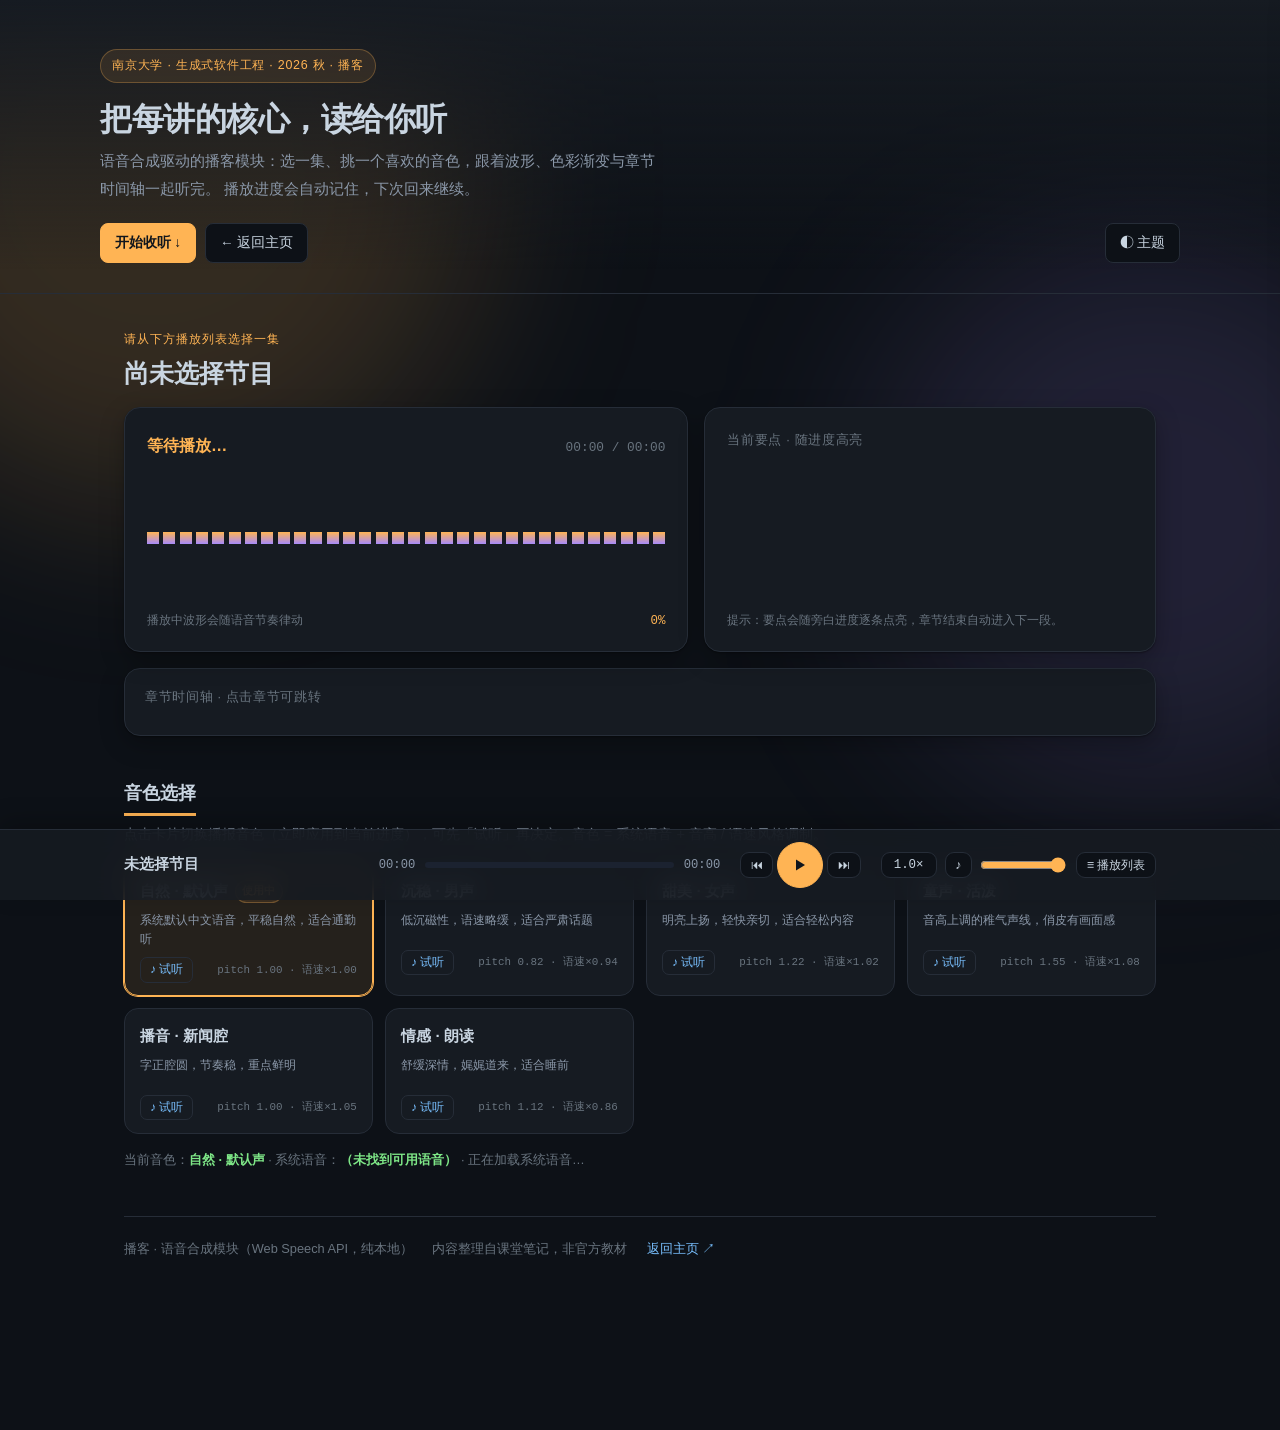
<file: podcast.html>
<!doctype html>
<html lang="zh-CN" data-theme="dark">
<head>
<meta charset="utf-8">
<meta name="viewport" content="width=device-width,initial-scale=1">
<title>播客 | 生成式软件工程</title>
<meta name="description" content="把《生成式软件工程》每讲的核心观点，用不同的音色读给你听。支持多音色、波形动画、章节高亮与断点续播。">
<style>
*,*::before,*::after{box-sizing:border-box}
:root{
  --bg:#0d1117;--bg2:#161b22;--bg3:#1b2230;--line:#262d38;
  --fg:#c9d5e1;--fg2:#8b98a9;--fg3:#69747f;
  --acc:#ffb454;--acc2:#7ee787;--link:#79c0ff;--violet:#a78bfa;
  --chip:rgba(255,180,84,.10);
  --shadow:0 1px 2px rgba(0,0,0,.35),0 8px 24px rgba(0,0,0,.28);
  --mono:"JetBrains Mono","SFMono-Regular",Consolas,"Liberation Mono",Menlo,monospace;
  --pb:130px;
}
[data-theme="light"]{
  --bg:#ffffff;--bg2:#f6f8fa;--bg3:#eceff3;--line:#dde2e8;
  --fg:#1f2328;--fg2:#545d68;--fg3:#7d8590;
  --acc:#a85a00;--acc2:#1a7f37;--link:#0969da;--violet:#7c3aed;
  --chip:rgba(168,90,0,.12);
  --shadow:0 1px 2px rgba(16,24,40,.06),0 8px 24px rgba(16,24,40,.08);
}
html{scroll-behavior:smooth}
body{
  margin:0;background:var(--bg);color:var(--fg);
  font-family:-apple-system,BlinkMacSystemFont,"Segoe UI","PingFang SC","Hiragino Sans GB",
    "Microsoft YaHei","Source Han Sans SC","Noto Sans CJK SC",sans-serif;
  font-size:16.5px;line-height:1.85;-webkit-font-smoothing:antialiased;
  transition:background .2s,color .2s;
  padding-bottom:var(--pb);
}
a{color:var(--link);text-decoration:none}
a:hover{text-decoration:underline}
code{font-family:var(--mono);font-size:.88em;background:var(--bg3);padding:.1em .38em;border-radius:5px}
button{font-family:inherit}

/* 背景渐变光斑（随播放进度换色） */
.blob{position:fixed;z-index:0;border-radius:50%;filter:blur(90px);
  pointer-events:none;transition:background 1.4s ease;will-change:background}
#blobA{width:52vw;height:52vw;left:-14vw;top:-12vw;background:rgba(255,180,84,.16)}
#blobB{width:44vw;height:44vw;right:-12vw;top:26vh;background:rgba(167,139,250,.13)}
.hero,#voices,.stage,.foot{position:relative;z-index:1}

/* ===== Hero ===== */
#hero{position:relative;padding:48px 24px 30px;border-bottom:1px solid var(--line);
  background:linear-gradient(180deg,var(--bg2),transparent 92%)}
.hero-in{max-width:1080px;margin:0 auto}
.badge{display:inline-flex;align-items:center;gap:.5rem;font-size:.78rem;letter-spacing:.06em;
  color:var(--acc);background:var(--chip);border:1px solid rgba(255,180,84,.28);
  padding:.28rem .7rem;border-radius:999px;margin-bottom:1rem}
#hero h1{margin:0 0 .4rem;font-size:2rem;line-height:1.3;letter-spacing:-.015em;font-weight:800}
.hsub{color:var(--fg2);font-size:.96rem;margin:0 0 1.2rem;max-width:66ch}
.hero-act{display:flex;flex-wrap:wrap;gap:.6rem}
.btn{font:inherit;font-size:.85rem;color:var(--fg);background:var(--bg);border:1px solid var(--line);
  border-radius:8px;padding:.42rem .85rem;cursor:pointer;transition:.15s;display:inline-flex;
  align-items:center;gap:.35rem;text-decoration:none}
.btn:hover{border-color:var(--acc);color:var(--acc);text-decoration:none}
.btn.primary{background:var(--acc);border-color:var(--acc);color:#10151c;font-weight:600}
.btn.primary:hover{filter:brightness(1.08);color:#10151c}
#tg{margin-left:auto}

/* ===== 主体 ===== */
.wrap{max-width:1080px;margin:0 auto;padding:0 24px 40px}
.panel{background:var(--bg2);border:1px solid var(--line);border-radius:16px;
  box-shadow:var(--shadow)}
section h2{margin:0;font-size:1.15rem;font-weight:750}
section h2 .ht{display:inline-block;border-bottom:3px solid var(--acc);padding-bottom:.2rem}
.sub{color:var(--fg2);font-size:.9rem;margin:.3rem 0 1rem}

/* ---- 舞台 ---- */
.stage{margin-top:28px}
.stage-head{margin-bottom:16px}
.kicker{font-family:var(--mono);font-size:.78rem;letter-spacing:.08em;color:var(--acc)}
#epTitle{margin:.3rem 0 .15rem;font-size:1.55rem;line-height:1.35;font-weight:800}
#epSub{margin:0;color:var(--fg2);font-size:.9rem;max-width:72ch}
.stage-grid{display:grid;grid-template-columns:1.25fr 1fr;gap:16px}
.wave-card{padding:22px 22px 18px;overflow:hidden}
.wave-head{display:flex;align-items:baseline;justify-content:space-between;gap:.8rem;margin-bottom:18px}
.now-ch{font-size:1.02rem;font-weight:700;color:var(--acc)}
.now-t{font-family:var(--mono);font-size:.8rem;color:var(--fg3);white-space:nowrap}
.wave{display:flex;align-items:center;gap:4px;height:120px}
.wave i{flex:1;height:100%;display:block;border-radius:3px;
  background:linear-gradient(180deg,var(--acc),var(--violet));
  transform:scaleY(.1);transform-origin:center;will-change:transform}
.wave.idle i{animation:none}
.wave-meta{display:flex;justify-content:space-between;margin-top:12px;font-size:.78rem;color:var(--fg3);font-family:var(--mono)}
.wave-meta .pct{color:var(--acc)}

.key-card{padding:20px 22px;display:flex;flex-direction:column}
.key-head{font-size:.8rem;color:var(--fg3);letter-spacing:.05em;display:flex;justify-content:space-between;margin-bottom:.5rem}
#keyIdx{font-family:var(--mono);color:var(--acc)}
#keyList{margin:0;padding:0;list-style:none;display:flex;flex-direction:column;gap:6px}
#keyList li{position:relative;padding:.5rem .75rem .5rem 1.9rem;border:1px solid var(--line);
  border-radius:10px;font-size:.88rem;color:var(--fg2);line-height:1.55;transition:.25s}
#keyList li::before{content:"";position:absolute;left:.75rem;top:.85rem;width:7px;height:7px;
  border-radius:50%;background:var(--bg3);transition:.25s}
#keyList li.on{border-color:var(--acc);color:var(--fg);background:var(--chip)}
#keyList li.on::before{background:var(--acc);box-shadow:0 0 8px var(--acc)}
#keyList li.done{color:var(--fg3)}
#keyList li.done::before{background:var(--acc2)}
.key-note{margin-top:auto;padding-top:12px;font-size:.75rem;color:var(--fg3)}

/* ---- 章节时间轴 ---- */
.timeline{margin-top:16px;padding:16px 20px}
.tl-head{font-size:.8rem;color:var(--fg3);letter-spacing:.05em;margin-bottom:10px}
.tl{display:flex;gap:6px;position:relative}
.tl-seg{flex:1;min-width:0;text-align:center;cursor:pointer;border:1px solid var(--line);
  border-radius:9px;padding:.45rem .3rem .4rem;transition:.2s;user-select:none}
.tl-seg:hover{border-color:var(--acc)}
.tl-seg .tl-n{display:block;font-size:.72rem;color:var(--fg2);white-space:nowrap;overflow:hidden;text-overflow:ellipsis}
.tl-seg .tl-bar{height:3px;border-radius:2px;background:var(--bg3);margin-top:.4rem;overflow:hidden}
.tl-seg .tl-bar i{display:block;height:100%;width:0%;background:var(--acc);transition:width .3s}
.tl-seg.cur{border-color:var(--acc);background:var(--chip)}
.tl-seg.cur .tl-n{color:var(--acc);font-weight:600}
.tl-seg.passed .tl-bar i{width:100%}
.tl-seg.passed .tl-n{color:var(--fg3)}

/* ---- 音色 ---- */
.voices{margin-top:40px}
.voice-grid{display:grid;grid-template-columns:repeat(auto-fill,minmax(215px,1fr));gap:12px}
.vc{background:var(--bg2);border:1px solid var(--line);border-radius:14px;padding:.8rem .95rem;
  cursor:pointer;transition:.16s;position:relative}
.vc:hover{border-color:var(--acc);transform:translateY(-2px)}
.vc.cur{border-color:var(--acc);background:var(--chip);box-shadow:0 0 0 1px var(--acc)}
.vc-name{font-weight:700;font-size:.95rem;display:flex;align-items:center;gap:.45rem}
.vc-badge{font-family:var(--mono);font-size:.66rem;color:var(--acc);border:1px solid rgba(255,180,84,.3);
  background:var(--chip);padding:.05rem .4rem;border-radius:999px}
.vc-desc{font-size:.78rem;color:var(--fg2);margin:.35rem 0 .55rem;line-height:1.5;min-height:2.4em}
.vc-foot{display:flex;align-items:center;justify-content:space-between;gap:.5rem}
.vc-prev{font-size:.75rem;color:var(--link);background:transparent;border:1px solid var(--line);
  border-radius:7px;padding:.2rem .55rem;cursor:pointer;transition:.15s}
.vc-prev:hover{border-color:var(--link)}
.vc-meta{font-size:.68rem;color:var(--fg3);font-family:var(--mono)}
.voice-status{margin-top:14px;font-size:.8rem;color:var(--fg3)}
.voice-status b{color:var(--acc2)}

/* ---- 底部信息 ---- */
.foot{margin-top:44px;padding-top:20px;border-top:1px solid var(--line);
  font-size:.8rem;color:var(--fg3);display:flex;flex-wrap:wrap;gap:.6rem 1.2rem}

/* ===== 播放条（固定底部） ===== */
.player{position:fixed;left:0;right:0;bottom:0;z-index:50;
  background:var(--bg2); /* 降级：不支持 color-mix 时使用不透明背景 */
  background:color-mix(in srgb,var(--bg2) 88%,transparent);
  backdrop-filter:blur(14px);-webkit-backdrop-filter:blur(14px);
  border-top:1px solid var(--line);box-shadow:0 -8px 24px rgba(0,0,0,.22)}
.player-in{max-width:1080px;margin:0 auto;padding:12px 24px;display:grid;
  grid-template-columns:minmax(0,1.1fr) minmax(0,1.6fr) auto auto;gap:14px 20px;align-items:center}
.p-title{font-size:.92rem;font-weight:700;white-space:nowrap;overflow:hidden;text-overflow:ellipsis}
.p-ep{font-size:.74rem;color:var(--fg3);font-family:var(--mono);white-space:nowrap;overflow:hidden;text-overflow:ellipsis}
.p-seek{display:flex;align-items:center;gap:10px;min-width:0}
.t{font-family:var(--mono);font-size:.76rem;color:var(--fg2);white-space:nowrap}
.seek{flex:1;height:18px;display:flex;align-items:center;cursor:pointer;position:relative;touch-action:none}
.seek-track{width:100%;height:6px;border-radius:3px;background:var(--bg3);overflow:hidden}
.seek-fill{height:100%;width:0%;background:linear-gradient(90deg,var(--acc),var(--violet));border-radius:3px}
.seek-thumb{position:absolute;left:0;top:50%;width:14px;height:14px;border-radius:50%;
  background:#fff;border:2px solid var(--acc);transform:translate(-50%,-50%) scale(0);transition:transform .15s}
.seek:hover .seek-thumb,.seek.drag .seek-thumb{transform:translate(-50%,-50%) scale(1)}
.p-controls{display:flex;align-items:center;gap:4px}
.ctl{font:inherit;font-size:.78rem;color:var(--fg);background:var(--bg);border:1px solid var(--line);
  border-radius:9px;padding:.34rem .6rem;cursor:pointer;transition:.15s;line-height:1;display:inline-flex;
  align-items:center;gap:.3rem;white-space:nowrap}
.ctl:hover{border-color:var(--acc);color:var(--acc)}
.ctl svg{display:block;width:16px;height:16px;fill:currentColor}
#btnPlay{width:46px;height:46px;border-radius:50%;padding:0;justify-content:center;
  background:var(--acc);border-color:var(--acc);color:#10151c}
#btnPlay:hover{filter:brightness(1.08);color:#10151c}
.p-extra{display:flex;align-items:center;gap:8px}
.vol{display:flex;align-items:center;gap:6px}
.vol input[type=range]{width:86px;accent-color:var(--acc);cursor:pointer}
#btnMute.muted{color:var(--fg3);text-decoration:line-through}
#btnSpeed{min-width:56px;justify-content:center;font-family:var(--mono)}

/* ===== 播放列表抽屉 ===== */
.playlist{position:fixed;right:0;bottom:var(--pb);top:0;z-index:40;width:min(420px,92vw);
  background:var(--bg2);border-left:1px solid var(--line);box-shadow:-8px 0 24px rgba(0,0,0,.22);
  transform:translateX(105%);transition:transform .28s ease;display:flex;flex-direction:column}
.playlist.open{transform:none}
.pl-head{display:flex;align-items:center;gap:.6rem;padding:16px 20px 10px;font-weight:700;font-size:1rem;
  border-bottom:1px solid var(--line);flex-wrap:wrap}
.pl-count{font-size:.75rem;color:var(--fg3);font-weight:400}
.pl-head .ctl{margin-left:auto}
#plList{margin:0;padding:10px 20px 20px;list-style:none;overflow-y:auto;flex:1}
#plList li{display:flex;align-items:center;gap:.6rem;padding:.62rem .7rem;border-radius:10px;cursor:pointer;transition:.15s}
#plList li:hover{background:var(--bg3)}
#plList li.playing{background:var(--chip)}
#plList li.playing .pl-t{color:var(--acc)}
.pl-i{font-family:var(--mono);font-size:.72rem;color:var(--fg3);flex:0 0 1.6rem}
.pl-main{flex:1;min-width:0}
.pl-t{font-size:.9rem;font-weight:600;white-space:nowrap;overflow:hidden;text-overflow:ellipsis}
.pl-s{font-size:.72rem;color:var(--fg3)}
.pl-d{font-family:var(--mono);font-size:.74rem;color:var(--fg2);white-space:nowrap}
.pl-act{display:flex;gap:2px}
.pl-act button{font:inherit;font-size:.74rem;color:var(--fg2);background:transparent;border:1px solid var(--line);
  border-radius:6px;padding:.15rem .4rem;cursor:pointer}
.pl-act button:hover{color:var(--acc);border-color:var(--acc)}
.pl-shade{position:fixed;inset:0;z-index:39;background:rgba(0,0,0,.35);opacity:0;pointer-events:none;transition:opacity .25s}
.pl-shade.open{opacity:1;pointer-events:auto}
.resume-tip{position:fixed;left:50%;bottom:calc(var(--pb) + 12px);transform:translateX(-50%);
  z-index:55;display:none;align-items:center;gap:.7rem;max-width:min(92vw,600px);
  background:var(--bg2);border:1px solid var(--acc2);border-radius:12px;
  box-shadow:var(--shadow);padding:.55rem .85rem;font-size:.82rem;color:var(--acc2)}
.resume-tip.show{display:flex}
.resume-tip button{font:inherit;font-size:.78rem;color:#0b1410;background:var(--acc2);border:0;border-radius:7px;
  padding:.2rem .6rem;cursor:pointer}
.resume-tip button:hover{filter:brightness(1.08)}

/* ===== 响应式 ===== */
@media (max-width:960px){
  .stage-grid{grid-template-columns:1fr}
  .player-in{grid-template-columns:minmax(0,1fr) auto auto}
  .p-seek{grid-column:1 / -1;grid-row:2;order:3}
  .player-in{padding:10px 16px}
  .vol input[type=range]{width:64px}
}
@media (max-width:640px){
  :root{--pb:170px}
  #hero{padding:38px 18px 24px}
  #hero h1{font-size:1.55rem}
  .wrap{padding:0 18px 30px}
  #tg{margin-left:0}
  .voice-grid{grid-template-columns:1fr 1fr}
  .player-in{grid-template-columns:minmax(0,1fr) auto}
  .p-extra{grid-column:1 / -1;justify-content:space-between}
  .wave{height:90px}
  .tl-seg .tl-n{font-size:.64rem}
}
@media (max-width:420px){
  .voice-grid{grid-template-columns:1fr}
}
.hide{display:none!important}
</style>
</head>
<body>

<div class="blob" id="blobA"></div>
<div class="blob" id="blobB"></div>

<header id="hero">
  <div class="hero-in">
    <div class="badge">南京大学 · 生成式软件工程 · 2026 秋 · 播客</div>
    <h1>把每讲的核心，读给你听</h1>
    <p class="hsub">
      语音合成驱动的播客模块：选一集、挑一个喜欢的音色，跟着波形、色彩渐变与章节时间轴一起听完。
      播放进度会自动记住，下次回来继续。
    </p>
    <div class="hero-act">
      <a class="btn primary" href="#stage">开始收听 ↓</a>
      <a class="btn" href="index.html">← 返回主页</a>
      <button class="btn" id="tg" type="button" title="切换深色 / 浅色">◐ 主题</button>
    </div>
  </div>
</header>

<div class="wrap">

  <section class="stage" id="stage">
    <div class="stage-head">
      <span class="kicker" id="epKicker">请从下方播放列表选择一集</span>
      <h2 id="epTitle">尚未选择节目</h2>
      <p id="epSub"></p>
      <div class="resume-tip" id="resumeTip"></div>
    </div>

    <div class="stage-grid">
      <div class="wave-card panel">
        <div class="wave-head">
          <span class="now-ch" id="nowCh">等待播放…</span>
          <span class="now-t" id="nowT">00:00 / 00:00</span>
        </div>
        <div class="wave idle" id="wave" aria-hidden="true"></div>
        <div class="wave-meta">
          <span id="waveMeta">播放中波形会随语音节奏律动</span>
          <span class="pct" id="pct">0%</span>
        </div>
      </div>

      <div class="key-card panel">
        <div class="key-head"><span>当前要点 · 随进度高亮</span><span id="keyIdx"></span></div>
        <ul id="keyList"></ul>
        <div class="key-note">提示：要点会随旁白进度逐条点亮，章节结束自动进入下一段。</div>
      </div>
    </div>

    <div class="timeline panel">
      <div class="tl-head">章节时间轴 · 点击章节可跳转</div>
      <div class="tl" id="tl"></div>
    </div>
  </section>

  <section class="voices" id="voices">
    <h2><span class="ht">音色选择</span></h2>
    <p class="sub">点击卡片切换播报音色（立即应用到当前进度），可先「试听」再决定。音色 = 系统语音 + 音高 / 语速风格调制。</p>
    <div class="voice-grid" id="voiceGrid"></div>
    <p class="voice-status" id="voiceStatus">正在加载语音引擎…</p>
  </section>

  <footer class="foot">
    <span>播客 · 语音合成模块（Web Speech API，纯本地）</span>
    <span>内容整理自课堂笔记，非官方教材</span>
    <span><a href="index.html">返回主页 ↗</a></span>
  </footer>
</div>

<div class="pl-shade" id="plShade"></div>

<!-- ===== 播放列表抽屉 ===== -->
<aside class="playlist" id="playlist" aria-label="播放列表">
  <div class="pl-head">
    播放列表
    <span class="pl-count" id="plCount"></span>
    <button class="ctl" id="plRestore" type="button">恢复全部</button>
  </div>
  <ul id="plList"></ul>
</aside>

<!-- ===== 播放条 ===== -->
<div class="player" id="player">
  <div class="player-in">
    <div class="p-info">
      <div class="p-title" id="pTitle">未选择节目</div>
      <div class="p-ep" id="pEp"></div>
    </div>

    <div class="p-seek">
      <span class="t" id="tCur">00:00</span>
      <div class="seek" id="seekTrack" role="slider" aria-label="播放进度" aria-valuemin="0" aria-valuemax="100" aria-valuenow="0">
        <div class="seek-track"><div class="seek-fill" id="seekFill"></div></div>
        <div class="seek-thumb" id="seekThumb"></div>
      </div>
      <span class="t" id="tDur">00:00</span>
    </div>

    <div class="p-controls">
      <button class="ctl" id="btnPrev" type="button" title="上一集">⏮</button>
      <button class="ctl" id="btnPlay" type="button" title="播放 / 暂停">
        <svg id="icPlay" viewBox="0 0 16 16"><path d="M4 2.5v11l9-5.5z"/></svg>
        <svg id="icPause" viewBox="0 0 16 16" class="hide"><path d="M3.5 2.5h3.2v11H3.5zM9.3 2.5h3.2v11H9.3z"/></svg>
      </button>
      <button class="ctl" id="btnNext" type="button" title="下一集">⏭</button>
    </div>

    <div class="p-extra">
      <button class="ctl" id="btnSpeed" type="button" title="播放速度">1.0×</button>
      <div class="vol">
        <button class="ctl" id="btnMute" type="button" title="静音">♪</button>
        <input id="vol" type="range" min="0" max="100" value="100" aria-label="音量">
      </div>
      <button class="ctl" id="btnPlaylist" type="button" title="播放列表">≡ 播放列表</button>
    </div>
  </div>
</div>

<script>
(function(){
  'use strict';

  /* ================= 数据：节目与音色 ================= */

  var EPISODES=[
    {id:'ep1', title:'欢迎来到未来 · 核心观点', sub:'为什么需要一门实验性的课程：实现成本坍塌后，什么能力还值得训练？',
     segments:[
       {ch:'开场', title:'这门课想回答什么',
        keys:['一门实验性课程','副标题：AI 时代还有用的软件工程智慧','第一讲：回答这门课想教会你什么'],
        text:'大家好，欢迎收听生成式软件工程。这是一门南京大学二零二六年秋季开设的实验性课程，副标题是：AI 时代还有用的软件工程智慧。今天的第一讲，回答一个看起来很简单的问题：这门课，究竟想教会你什么？'},
       {ch:'三层能力', title:'信息差 · 能坐牢 · 能驾驭',
        keys:['信息差：知道有什么、去哪找答案','能坐牢：决定要承担后果','能驾驭：组织人、工具与反馈做成事'],
        text:'当把一个想法变成能运行的软件这件事，成本发生数量级坍塌之后，什么能力还值得训练？课程给出了三层回答。第一，信息差：知道计算机世界里有什么，知道哪里能找到答案。第二，能坐牢：做了决定，就要有人承担后果。第三，能驾驭：能把人、工具和反馈组织起来，最终做成一件事。'},
       {ch:'两条 Policy', title:'Token 自费 与 通过 / 不通过',
        keys:['Policy 一：Token 自费，亲自使用','Policy 二：通过 / 不通过，作品即证据','实现可以交给 Agent，判断留给人类'],
        text:'课程有两条约定。第一条，Token 自费。只有亲自使用，才会形成对成本、质量和延迟的真实感知；但不鼓励无意义的挥霍。第二条，尽量通过或不通过。最终的证据不是分数，而是别人可以打开、运行、质疑并继续使用的作品。'},
       {ch:'结语', title:'实现变便宜，问题不会消失',
        keys:['AI 加速实现，问题不会自动消失','要训练的是实现成本坍塌后稀缺的能力','每一讲，把能力一点点捡回来'],
        text:'所以，这一讲真正的答案是：AI 可以加速实现，但问题不会随着代码自动生成而消失。这门课要训练的，正是那些在实现成本坍塌之后依然稀缺的能力。接下来，我们会用每一讲，把这些能力一点点捡回来。'}
     ]},
    {id:'ep2', title:'提示词与上下文工程 · 核心观点', sub:'模型看到的远不止对话框里那句话，而是整份上下文。',
     segments:[
       {ch:'开场', title:'从提示词到上下文',
        keys:['提示词 → 上下文工程','模型看到的是整份上下文','管理上下文，比雕琢一句话更重要'],
        text:'欢迎回来。第二讲，我们谈一个经常被误解的词：提示词。模型看到的，远不止对话框里那一句话，而是整份上下文。所以真正重要的，不是怎么写提示词，而是怎么管理上下文。'},
       {ch:'可验证的条件', title:'把「完成」写成条件',
        keys:['把「完成」写成可验证的条件','明确用什么标准检验','含糊的指令，换来含糊的结果'],
        text:'第一步，是把完成两个字，写成可验证的条件。你说清楚什么算做完、用什么标准检验，Agent 才能朝着明确的目标前进。含糊的指令，只会换来含糊的结果。'},
       {ch:'token 换深度', title:'用上下文换计算深度',
        keys:['用 token 换计算深度','经验蒸馏成 skill','把决定与证据放进上下文'],
        text:'第二步，是用 token 换计算深度。上下文越充分，模型思考的空间就越大。把有效经验蒸馏成 skill，把决定和证据放进上下文，模型就能在关键处多想一步，少犯那些本可以避免的错误。'},
       {ch:'审稿与仓库', title:'面对大仓库的审稿方法',
        keys:['没有确定路线时，主动扩大探索','用证据而不是感觉筛选结果','审稿是替未来的使用者踩坑'],
        text:'第三步，是学会审稿，学会面对大仓库。没有确定路线时，主动扩大探索；用证据，而不是感觉，来筛选结果。审稿不是挑刺，而是替未来的使用者，提前踩一遍坑。'},
       {ch:'结语', title:'朴素的三件事',
        keys:['把完成写清楚','把决定写进上下文','把经验留成资产，然后反复练习'],
        text:'第二讲的结论很朴素：把完成写清楚，把决定写进上下文，把经验留成资产。剩下的，就是一遍一遍地练习。下一期，我们继续。'}
     ]},
    {id:'ep3', title:'AI 时代还有用的软件工程智慧', sub:'把整门课最核心的想法，串成一条线。',
     segments:[
       {ch:'开场', title:'价值在转移',
        keys:['实现被 AI 变得廉价','值钱的变成了判断、设计与检验','工程不失败的古老问题'],
        text:'最后一期，我们把这门课最核心的想法，串成一条线。软件工程过去最值钱的部分，是实现；而当实现被 AI 变得廉价，真正值钱的，变成了判断、设计与检验。这门课始终在回答一个更老的问题：怎么让工程不失败。'},
       {ch:'真实世界', title:'系统要承受真实世界',
        keys:['演示跑起来只是开始','需求变化、真实用户、错误输入','人与人之间的协作'],
        text:'但让一个演示跑起来，只是开始。一个系统，还要承受需求的变化、真实的用户、错误的输入，以及人与人之间的协作。这些挑战，不会因为你用 AI 生成代码，就自动消失。'},
       {ch:'驾驭', title:'AI 时代最有用的能力',
        keys:['信息差：知道工具的世界里有什么','责任：敢于为决定负责','组织：把人、工具和反馈做成事'],
        text:'所以，AI 时代最有用的能力，是驾驭。知道工具的世界里有什么，敢于为自己的决定负责，最终把人、工具和反馈组织起来，做成一件事。这门课的所有练习，都在训练这三件事。'},
       {ch:'结语', title:'作品，是最好的证据',
        keys:['作品可以打开、运行、质疑','在自己的作品里看到这门课的影子','感谢收听，下期再见'],
        text:'感谢收听。我们相信，真正的作品，是别人可以打开、运行、质疑并继续使用的东西。期待你在自己的作品里，看到这门课的影子。我们，下期再见。'}
     ]}
  ];

  var STYLES=[
    {id:'default',  name:'自然 · 默认声', desc:'系统默认中文语音，平稳自然，适合通勤听', pitch:1, rateBias:1,
      kw:['xiaoxiao','huihui','xiao','yun','yaoyao','meijia','女','female','woman']},
    {id:'deep',     name:'沉稳 · 男声',   desc:'低沉磁性，语速略缓，适合严肃话题', pitch:.82, rateBias:.94,
      kw:['yunjian','yunxi','kangkang','男','male','man','zhcn']},
    {id:'bright',   name:'甜美 · 女声',   desc:'明亮上扬，轻快亲切，适合轻松内容', pitch:1.22, rateBias:1.02,
      kw:['xiaoyi','xiaoyou','lili','小艺','tingting']},
    {id:'child',    name:'童声 · 活泼',   desc:'音高上调的稚气声线，俏皮有画面感', pitch:1.55, rateBias:1.08, kw:[]},
    {id:'news',     name:'播音 · 新闻腔', desc:'字正腔圆，节奏稳，重点鲜明', pitch:1, rateBias:1.05, kw:[]},
    {id:'story',    name:'情感 · 朗读',   desc:'舒缓深情，娓娓道来，适合睡前', pitch:1.12, rateBias:.86, kw:[]}
  ];
  var STYLE_IDS=STYLES.map(function(s){return s.id;});
  var PREVIEW_TEXT='你好，我是这段播客的声优。同样的句子，用不同的音色读出来，感觉会很不一样。';

  /* ================= 工具 ================= */
  function $(id){ return document.getElementById(id); }
  function clamp(v,a,b){ return v<a?a:(v>b?b:v); }
  function fmt(sec){
    sec=Math.max(0,Math.floor(sec));
    var h=Math.floor(sec/3600), m=Math.floor(sec%3600/60), s=sec%60;
    function p(n){ return (n<10?'0':'')+n; }
    return (h>0?p(h)+':':'')+p(m)+':'+p(s);
  }
  var baseCps=4.5; // 中文正常语速每字符秒数（1x）

  /* ================= 状态 ================= */
  var state={ episodeId:null, playing:false, segIndex:0, segOffset:0, posChar:0,
              speed:1, volume:1, muted:false, voiceId:'default' };
  var ep=null;          // 当前节目
  var voicesCache=[];   // 系统语音
  var currentU=null;    // 当前 utterance
  var raf=0, lastNow=0, lastUi=0;
  var playlist=EPISODES.map(function(e){return e.id;});
  var removed={};

  var el={};
  ['seekTrack','seekFill','seekThumb','tCur','tDur','pct','nowCh','nowT','epKicker','epTitle','epSub',
   'keyList','keyIdx','tl','pTitle','pEp','btnPlay','btnPrev','btnNext','btnSpeed','btnMute','vol',
   'btnPlaylist','plList','plCount','plRestore','plShade','playlist','voiceGrid','voiceStatus',
   'resumeTip','wave','waveMeta','icPlay','icPause','blobA','blobB'].forEach(function(id){ el[id]=$(id); });

  function cps(){ return baseCps*state.speed*style().rateBias; }
  function style(){ return STYLES[STYLE_IDS.indexOf(state.voiceId)]||STYLES[0]; }
  function seg(i){ return ep.segments[i]; }
  function segStart(i){
    var c=0;
    for(var k=0;k<i;k++) c+=seg(k).text.length;
    return c;
  }
  function totalChars(){
    var c=0;
    for(var k=0;k<ep.segments.length;k++) c+=ep.segments[k].text.length;
    return c;
  }
  function dur(){ return totalChars()/cps(); }
  function posSec(){ return state.posChar/cps(); }
  function segFrac(){ // 当前段内进度 0..1
    var s=seg(state.segIndex);
    return clamp((state.posChar-segStart(state.segIndex))/s.text.length,0,1);
  }

  /* ================= 语音引擎 ================= */
  var hasTTS=('speechSynthesis' in window);
  function loadVoices(){
    if(!hasTTS) return;
    function grab(){
      var v=window.speechSynthesis.getVoices()||[];
      if(v.length) voicesCache=v;
      renderVoiceStatus();
    }
    grab();
    if(!voicesCache.length){
      window.speechSynthesis.onvoiceschanged=grab;
    }
  }
  function zhVoices(){
    var zh=voicesCache.filter(function(v){return /^zh/i.test(v.lang||'');});
    return zh.length?zh:voicesCache;
  }
  function pickVoice(st){
    var list=zhVoices();
    if(!list.length) return null;
    if(st.kw&&st.kw.length){
      for(var i=0;i<list.length;i++){
        var n=(list[i].name||'').toLowerCase();
        for(var j=0;j<st.kw.length;j++){
          if(n.indexOf(st.kw[j])>=0) return list[i];
        }
      }
    }
    return list[0];
  }
  function voiceName(st){
    var v=pickVoice(st);
    return v?(v.name+(v.lang?' ('+v.lang+')':'')):'（未找到可用语音）';
  }
  function buildUtterance(text,st,isPreview){
    var u=new SpeechSynthesisUtterance(text);
    var v=pickVoice(st);
    if(v) u.voice=v;
    u.lang=(v&&v.lang)?v.lang:'zh-CN';
    u.rate=clamp(state.speed*st.rateBias,0.4,2.6);
    u.pitch=st.pitch;
    u.volume=state.muted?0:state.volume;
    if(!isPreview){
      u.onboundary=function(e){
        if(!state.playing) return;
        var gi=(typeof e.charIndex==='number'&&e.charIndex>=0)?e.charIndex:0;
        state.posChar=segStart(state.segIndex)+state.segOffset+gi;
        if(state.posChar>totalChars()) state.posChar=totalChars();
      };
      u.onend=function(){
        if(state.segIndex<ep.segments.length-1){
          state.segIndex++; state.segOffset=0;
          renderSegmentUI(); speakCurrent();
        }else{
          finishEpisode();
        }
      };
      u.onerror=function(e){
        if(e&&/cancel|interrupt/i.test(e.error||'')) return; // 主动取消不算错误
      };
    }
    return u;
  }

  /* ================= 播放控制 ================= */
  function speakCurrent(){
    if(!hasTTS||!ep) return;
    var s=seg(state.segIndex);
    var offset=clamp(state.segOffset,0,s.text.length);
    state.segOffset=offset;
    var text=s.text.slice(offset);
    if(!text.length){ // 段尾边界，前进
      if(state.segIndex<ep.segments.length-1){ state.segIndex++; state.segOffset=0; renderSegmentUI(); speakCurrent(); }
      else finishEpisode();
      return;
    }
    window.speechSynthesis.cancel();
    currentU=buildUtterance(text,style(),false);
    try{ window.speechSynthesis.resume(); }catch(e){}
    window.speechSynthesis.speak(currentU);
    if(!state.playing) state.playing=true;
    updatePlayIcon();
    startLoop();
  }
  function play(){
    if(!ep){ return; }
    if(state.playing){ return; }
    state.playing=true;
    if(!window.speechSynthesis.speaking){ speakCurrent(); }
    else { try{ window.speechSynthesis.resume(); }catch(e){} }
    updatePlayIcon(); startLoop(); saveState();
  }
  function pause(){
    if(!state.playing) return;
    state.playing=false;
    if(currentU) window.speechSynthesis.cancel();
    stopLoop(); updatePlayIcon();
    renderStaticProgress(); saveState();
  }
  function toggle(){ state.playing?pause():play(); }
  function setPosChar(c){
    c=clamp(c,0,totalChars());
    state.posChar=c;
    var s=0;
    while(s<ep.segments.length-1 && segStart(s+1)<=c) s++;
    state.segIndex=s;
    state.segOffset=Math.min(Math.round(c-segStart(s)),seg(s).text.length);
  }
  function seek(sec){
    if(!ep) return;
    sec=clamp(sec,0,dur());
    setPosChar(sec*cps());
    renderSegmentUI(); renderStaticProgress();
    if(state.playing) speakCurrent();
    saveState();
  }
  function finishEpisode(){
    state.playing=false;
    state.posChar=totalChars();
    stopLoop(); updatePlayIcon();
    renderStaticProgress(); saveState();
    // 自动播下一集
    var idx=playlist.indexOf(state.episodeId);
    if(idx>=0&&idx<playlist.length-1){
      loadEpisode(playlist[idx+1],{autoplay:true,fromStart:true});
    }
  }

  /* ================= 节目加载 ================= */
  function loadEpisode(id,opts){
    opts=opts||{};
    var i=EPISODES.findIndex(function(e){return e.id===id;});
    if(i<0) return;
    ep=EPISODES[i];
    state.episodeId=id;
    if(opts.fromStart) setPosChar(0);
    else if(typeof opts.pos==='number') setPosChar(opts.pos);
    else { state.segIndex=0; state.segOffset=0; state.posChar=0; }
    renderEpisode();
    if(opts.autoplay) play();
    saveState();
  }
  function playEpisode(id,fromStart){
    if(id===state.episodeId&&fromStart) seek(0);
    else loadEpisode(id,{autoplay:true,fromStart:fromStart!==false});
  }

  /* ================= 渲染：节目 ================= */
  function renderEpisode(){
    el.epKicker.textContent='第 '+EPISODES.findIndex(function(e){return e.id===state.episodeId;})+1+' 集';
    el.epTitle.textContent=ep.title;
    el.epSub.textContent=ep.sub;
    el.pTitle.textContent=ep.title;
    el.pEp.textContent=ep.segments.length+' 个章节 · 约 '+fmt(totalChars()/baseCps)+'（1.0×）';
    renderTimeline();
    renderSegmentUI();
    renderStaticProgress();
    renderPlaylist();
  }
  function renderSegmentUI(){
    var s=seg(state.segIndex);
    el.nowCh.textContent=s.ch+' · '+s.title;
    setAccent(state.segIndex);
    renderKeys();
    renderTimeline();
  }
  function setAccent(idx){
    var pair=[['#ffb454','#a78bfa'],['#7ee787','#79c0ff'],['#79c0ff','#ff7b72'],['#a78bfa','#7ee787'],['#f0b429','#ff7b72']][idx%5];
    el.blobA.style.background='rgba('+hexRgb(pair[0])+',.18)';
    el.blobB.style.background='rgba('+hexRgb(pair[1])+',.15)';
  }
  function hexRgb(h){
    var n=parseInt(h.slice(1),16);
    return (n>>16)+','+((n>>8)&255)+','+(n&255);
  }
  function renderKeys(){
    var s=seg(state.segIndex);
    var html='';
    for(var i=0;i<s.keys.length;i++) html+='<li data-k="'+i+'">'+s.keys[i]+'</li>';
    el.keyList.innerHTML=html;
    el.keyIdx.textContent=(state.segIndex+1)+' / '+ep.segments.length;
  }
  function syncActiveKey(){
    if(!ep) return;
    var s=seg(state.segIndex), n=s.keys.length;
    var f=segFrac();
    var act=clamp(Math.floor(f*n),0,n-1);
    var lis=el.keyList.children;
    for(var i=0;i<lis.length;i++){
      var cls=lis[i].className;
      var want=(i<act?'done ':'')+(i===act?'on':'');
      if(cls!==want) lis[i].className=want;
    }
  }
  function renderTimeline(){
    if(!ep) return;
    var html='';
    for(var i=0;i<ep.segments.length;i++){
      html+='<div class="tl-seg" data-i="'+i+'" title="跳到：'+ep.segments[i].ch+'">'+
            '<span class="tl-n">'+(i+1)+'. '+ep.segments[i].ch+'</span>'+
            '<span class="tl-bar"><i></i></span></div>';
    }
    el.tl.innerHTML=html;
    Array.prototype.forEach.call(el.tl.children,function(d){
      d.addEventListener('click',function(){
        var i=+d.getAttribute('data-i');
        seek(segStart(i)/cps());
      });
    });
    updateTimeline();
  }
  function updateTimeline(){
    if(!ep||!el.tl.children.length) return;
    for(var i=0;i<el.tl.children.length;i++){
      var d=el.tl.children[i];
      var cls='tl-seg '+(i<state.segIndex?'passed ':'')+(i===state.segIndex?'cur':'');
      if(d.className!==cls) d.className=cls;
    }
    var f=clamp(posSec()/dur(),0,1);
    var cur=el.tl.children[state.segIndex];
    if(cur) cur.querySelector('.tl-bar i').style.width=Math.round(segFrac()*100)+'%';
    el.pct.textContent=Math.round(f*100)+'%';
  }

  /* ================= 渲染：播放列表 ================= */
  function renderPlaylist(){
    el.plCount.textContent=playlist.length+' 集';
    var html='';
    playlist.forEach(function(id,i){
      var e=EPISODES.find(function(x){return x.id===id;});
      if(!e) return;
      var playing=(state.episodeId===id);
      html+='<li data-id="'+id+'"'+(playing?' class="playing"':'')+'>'+
        '<span class="pl-i">'+(i+1)+'</span>'+
        '<span class="pl-main"><span class="pl-t">'+e.title+'</span>'+
        '<span class="pl-s">'+e.segments.length+' 章 · '+(playing?'播放中':'点击播放')+'</span></span>'+
        '<span class="pl-d">'+fmt(totalCharsFor(e)/baseCps)+'</span>'+
        '<span class="pl-act">'+
          '<button data-act="up" title="上移">↑</button>'+
          '<button data-act="down" title="下移">↓</button>'+
          '<button data-act="rm" title="移出列表">✕</button>'+
        '</span></li>';
    });
    el.plList.innerHTML=html;
    Array.prototype.forEach.call(el.plList.children,function(li){
      li.addEventListener('click',function(e){
        var btn=e.target.closest('[data-act]');
        var id=li.getAttribute('data-id');
        var act=btn&&btn.getAttribute('data-act');
        if(act==='up'||act==='down'){
          e.stopPropagation();
          var i=playlist.indexOf(id);
          var j=act==='up'?i-1:i+1;
          if(j<0||j>=playlist.length) return;
          playlist[i]=playlist[j]; playlist[j]=id;
          renderPlaylist(); saveState();
        }else if(act==='rm'){
          e.stopPropagation();
          removed[id]=true;
          playlist=playlist.filter(function(x){return x!==id;});
          renderPlaylist(); saveState();
        }else{
          playEpisode(id,true);
        }
      });
    });
  }
  function totalCharsFor(e){
    var c=0;
    for(var i=0;i<e.segments.length;i++) c+=e.segments[i].text.length;
    return c;
  }

  /* ================= 渲染：音色 ================= */
  function renderVoices(){
    var html='';
    STYLES.forEach(function(st){
      html+='<div class="vc'+(st.id===state.voiceId?' cur':'')+'" data-id="'+st.id+'">'+
        '<div class="vc-name">'+st.name+(st.id===state.voiceId?'<span class="vc-badge">使用中</span>':'')+'</div>'+
        '<div class="vc-desc">'+st.desc+'</div>'+
        '<div class="vc-foot"><button class="vc-prev" data-id="'+st.id+'" type="button">♪ 试听</button>'+
        '<span class="vc-meta">pitch '+st.pitch.toFixed(2)+' · 语速×'+st.rateBias.toFixed(2)+'</span></div>'+
        '</div>';
    });
    el.voiceGrid.innerHTML=html;
    Array.prototype.forEach.call(el.voiceGrid.children,function(card){
      card.addEventListener('click',function(e){
        var id=card.getAttribute('data-id');
        if(e.target.closest('.vc-prev')){
          previewVoice(id);
          return;
        }
        if(id!==state.voiceId){
          state.voiceId=id;
          renderVoices(); renderVoiceStatus();
          if(state.playing) speakCurrent(); // 切换音色立即应用
          saveState();
        }
      });
    });
  }
  function previewVoice(id){
    if(!hasTTS) return;
    var st=STYLES[STYLE_IDS.indexOf(id)]||STYLES[0];
    window.speechSynthesis.cancel();
    if(state.playing){ state.playing=false; stopLoop(); updatePlayIcon(); }
    var u=buildUtterance(PREVIEW_TEXT,st,true);
    try{ window.speechSynthesis.resume(); }catch(e){}
    window.speechSynthesis.speak(u);
    setTimeout(function(){ window.speechSynthesis.cancel(); },1800);
  }
  function renderVoiceStatus(){
    if(!hasTTS){
      el.voiceStatus.innerHTML='当前浏览器不支持语音合成（Web Speech API），请使用 Chrome / Edge 以获得最佳体验。';
      return;
    }
    el.voiceStatus.innerHTML='当前音色：<b>'+style().name+'</b> · 系统语音：<b>'+voiceName(style())+'</b> · '+
      (voicesCache.length?('检测到 '+voicesCache.length+' 个系统语音'):'正在加载系统语音…');
  }

  /* ================= 波形动画（rAF，仅播放时运行） ================= */
  var bars=[];
  function buildWave(){
    var n=window.innerWidth<640?20:32;
    el.wave.innerHTML='';
    bars=[];
    for(var i=0;i<n;i++){
      var b=document.createElement('i');
      el.wave.appendChild(b);
      bars.push(b);
    }
  }
  function waveTick(t){
    if(!ep) return;
    var f=segFrac();
    var env=clamp(Math.min(1,f*5)*Math.min(1,(1-f)*5),0.15,1);
    var amp=env*(0.5+0.5*state.volume);
    for(var i=0;i<bars.length;i++){
      var ph=t*0.9+i*0.55;
      var v=Math.sin(ph)*0.55+Math.sin(ph*1.7+1.3)*0.3+Math.sin(ph*3.1+0.7)*0.15;
      var h=0.12+0.88*(0.5+0.5*v*amp);
      bars[i].style.transform='scaleY('+h.toFixed(3)+')';
    }
  }
  function idleWave(){
    for(var i=0;i<bars.length;i++) bars[i].style.transform='scaleY(0.1)';
  }
  function startLoop(){
    if(raf) return;
    lastNow=performance.now(); lastUi=0;
    raf=requestAnimationFrame(tick);
  }
  function stopLoop(){
    if(raf){ cancelAnimationFrame(raf); raf=0; }
    idleWave();
  }
  function tick(now){
    var dt=(now-lastNow)/1000; lastNow=now;
    dt=Math.min(dt,0.08);
    if(state.playing&&ep&&window.speechSynthesis.speaking){
      state.posChar+=dt*cps();
      if(state.posChar>totalChars()) state.posChar=totalChars();
    }
    if(state.playing) waveTick(now/1000);
    renderStaticProgress();
    if(now-lastUi>180){ lastUi=now; syncActiveKey(); updateTimeline(); }
    if(state.playing) raf=requestAnimationFrame(tick);
    else stopLoop();
  }
  function renderStaticProgress(){
    if(!ep) return;
    var d=dur(), ps=posSec();
    var f=clamp(ps/d,0,1);
    el.seekFill.style.width=(f*100)+'%';
    el.seekThumb.style.left=(f*100)+'%';
    el.tCur.textContent=fmt(ps);
    el.tDur.textContent=fmt(d);
    el.nowT.textContent=fmt(ps)+' / '+fmt(d);
    el.pct.textContent=Math.round(f*100)+'%';
    updateTimeline();
    syncActiveKey();
  }
  function updatePlayIcon(){
    el.icPlay.classList.toggle('hide',state.playing);
    el.icPause.classList.toggle('hide',!state.playing);
  }

  /* ================= 进度条拖动 ================= */
  function initSeek(){
    var dragging=false;
    function xToF(clientX){
      var r=el.seekTrack.getBoundingClientRect();
      return clamp((clientX-r.left)/r.width,0,1);
    }
    el.seekTrack.addEventListener('pointerdown',function(e){
      dragging=true;
      el.seekTrack.classList.add('drag');
      try{ el.seekTrack.setPointerCapture(e.pointerId); }catch(err){}
      var f=xToF(e.clientX);
      el.seekFill.style.width=(f*100)+'%';
      el.seekThumb.style.left=(f*100)+'%';
      el.tCur.textContent=fmt(f*dur());
    });
    el.seekTrack.addEventListener('pointermove',function(e){
      if(!dragging) return;
      var f=xToF(e.clientX);
      el.seekFill.style.width=(f*100)+'%';
      el.seekThumb.style.left=(f*100)+'%';
      el.tCur.textContent=fmt(f*dur());
    });
    function up(e){
      if(!dragging) return;
      dragging=false;
      el.seekTrack.classList.remove('drag');
      seek(xToF(e.clientX)*dur());
    }
    el.seekTrack.addEventListener('pointerup',up);
    el.seekTrack.addEventListener('pointercancel',up);
  }

  /* ================= 播放记忆（localStorage） ================= */
  var SAVE_KEY='gse-podcast';
  function saveState(){
    if(!ep) return;
    try{
      var pos=JSON.parse(localStorage.getItem(SAVE_KEY)||'{}');
      pos.episodeId=state.episodeId;
      pos.pos=state.posChar;
      pos.speed=state.speed; pos.volume=state.volume; pos.muted=state.muted;
      pos.voiceId=state.voiceId; pos.playlist=playlist; pos.removed=removed;
      localStorage.setItem(SAVE_KEY,JSON.stringify(pos));
    }catch(e){}
  }
  function loadState(){
    try{ return JSON.parse(localStorage.getItem(SAVE_KEY)||'null'); }
    catch(e){ return null; }
  }

  /* ================= 快捷键 & 事件 ================= */
  function initEvents(){
    el.btnPlay.addEventListener('click',toggle);
    el.btnPrev.addEventListener('click',function(){ step(-1); });
    el.btnNext.addEventListener('click',function(){ step(1); });
    el.btnSpeed.addEventListener('click',function(){
      var arr=[0.5,0.75,1,1.25,1.5,2];
      var i=arr.indexOf(state.speed);
      state.speed=arr[(i+1)%arr.length];
      el.btnSpeed.textContent=state.speed.toFixed(2).replace(/0$/,'')+'×';
      if(state.playing) speakCurrent(); // 倍速立即生效（保持同一位置）
      renderStaticProgress(); saveState();
    });
    el.btnMute.addEventListener('click',function(){
      state.muted=!state.muted;
      el.btnMute.classList.toggle('muted',state.muted);
      if(state.playing) speakCurrent();
      saveState();
    });
    el.vol.addEventListener('input',function(){
      state.volume=el.vol.value/100;
      el.btnMute.classList.toggle('muted',state.volume===0);
      if(state.playing) renderStaticProgress();
    });
    el.vol.addEventListener('change',function(){
      if(state.playing) speakCurrent();
      saveState();
    });
    el.btnPlaylist.addEventListener('click',openPlaylist);
    el.plShade.addEventListener('click',closePlaylist);
    el.plRestore.addEventListener('click',function(){
      playlist=EPISODES.map(function(e){return e.id;});
      removed={}; renderPlaylist(); saveState();
    });
    document.addEventListener('keydown',function(e){
      if(e.target&&/INPUT|TEXTAREA/.test(e.target.tagName)) return;
      if(e.code==='Space'){ e.preventDefault(); toggle(); }
      else if(e.code==='ArrowRight'){ seek(posSec()+10); }
      else if(e.code==='ArrowLeft'){ seek(posSec()-10); }
      else if(e.code==='KeyM'){ el.btnMute.click(); }
    });
    document.addEventListener('visibilitychange',function(){
      if(document.hidden){ if(state.playing) saveState(); }
      else if(state.playing&&!window.speechSynthesis.speaking){ speakCurrent(); }
    });
    window.addEventListener('beforeunload',function(){ if(state.playing) saveState(); });
    window.addEventListener('resize',function(){ buildWave(); idleWave(); });
  }
  function step(dir){
    if(!state.episodeId) return;
    var i=playlist.indexOf(state.episodeId);
    var j=i+dir;
    if(j<0||j>=playlist.length) return;
    loadEpisode(playlist[j],{autoplay:true,fromStart:true});
  }
  function openPlaylist(){
    el.playlist.classList.add('open');
    el.plShade.classList.add('open');
  }
  function closePlaylist(){
    el.playlist.classList.remove('open');
    el.plShade.classList.remove('open');
  }

  /* ================= 预加载：语音引擎预热 ================= */
  var warmed=false;
  function warmup(){
    if(warmed||!hasTTS) return;
    warmed=true;
    try{
      // 触发语音引擎加载（一次静音短句）。不安排延迟取消，
      // 避免误杀用户随后立即开始的真实播报；speakCurrent 的 cancel 会清掉这条静音句。
      var u=new SpeechSynthesisUtterance(' ');
      u.volume=0; u.rate=5;
      window.speechSynthesis.resume();
      window.speechSynthesis.speak(u);
    }catch(e){}
  }

  /* ================= 初始化 ================= */
  function init(){
    // 主题：与首页共用 gse-theme
    try{ var t=localStorage.getItem('gse-theme'); if(t) document.documentElement.dataset.theme=t; }catch(e){}
    document.getElementById('tg').addEventListener('click',function(){
      var n=document.documentElement.dataset.theme==='dark'?'light':'dark';
      document.documentElement.dataset.theme=n;
      try{ localStorage.setItem('gse-theme',n); }catch(e){}
    });

    buildWave(); idleWave();
    initSeek(); initEvents(); renderVoices(); renderPlaylist();
    loadVoices();
    renderVoiceStatus();

    // 首次交互预热语音引擎
    document.addEventListener('pointerdown',warmup,{once:true});
    document.addEventListener('keydown',warmup,{once:true});

    // 恢复播放记忆
    var st=loadState();
    if(st&&st.episodeId&&EPISODES.some(function(e){return e.id===st.episodeId;})){
      state.speed=st.speed||1; state.volume=(typeof st.volume==='number')?st.volume:1;
      state.muted=!!st.muted; state.voiceId=st.voiceId||'default';
      if(Array.isArray(st.playlist)&&st.playlist.length){
        playlist=st.playlist.filter(function(id){return EPISODES.some(function(e){return e.id===id;});});
        if(!playlist.length) playlist=EPISODES.map(function(e){return e.id;});
      }
      removed=st.removed||{};
      el.vol.value=Math.round(state.volume*100);
      el.btnMute.classList.toggle('muted',state.muted);
      el.btnSpeed.textContent=state.speed.toFixed(2).replace(/0$/,'')+'×';
      var savedPos=(typeof st.pos==='number')?clamp(st.pos,0,totalCharsFor(EPISODES.find(function(e){return e.id===st.episodeId;}))):0;
      loadEpisode(st.episodeId,{pos:savedPos});
      renderVoices(); renderVoiceStatus(); // 恢复后刷新音色卡片
      if(savedPos>3){
        var tip=el.resumeTip;
        tip.innerHTML='<span>已恢复上次进度：'+fmt(savedPos/cps())+'（'+EPISODES.find(function(e){return e.id===st.episodeId;}).title+'）</span>'+
          '<button type="button" id="btnResume">继续播放</button><button type="button" id="btnRestart">从头开始</button>';
        tip.classList.add('show');
        tip.querySelector('#btnResume').addEventListener('click',function(){ tip.classList.remove('show'); play(); });
        tip.querySelector('#btnRestart').addEventListener('click',function(){ tip.classList.remove('show'); loadEpisode(state.episodeId,{autoplay:true,fromStart:true}); });
      }
    }else{
      renderVoiceStatus();
    }
  }

  if(hasTTS){
    init();
  }else{
    document.addEventListener('DOMContentLoaded',function(){
      el.voiceStatus.textContent='当前浏览器不支持语音合成（Web Speech API），请使用 Chrome / Edge。';
      document.getElementById('epTitle').textContent='需要语音合成支持';
      document.getElementById('epSub').textContent='请使用 Chrome / Edge / Safari 打开本页面。';
    });
  }
})();
</script>
</body>
</html>
</file>
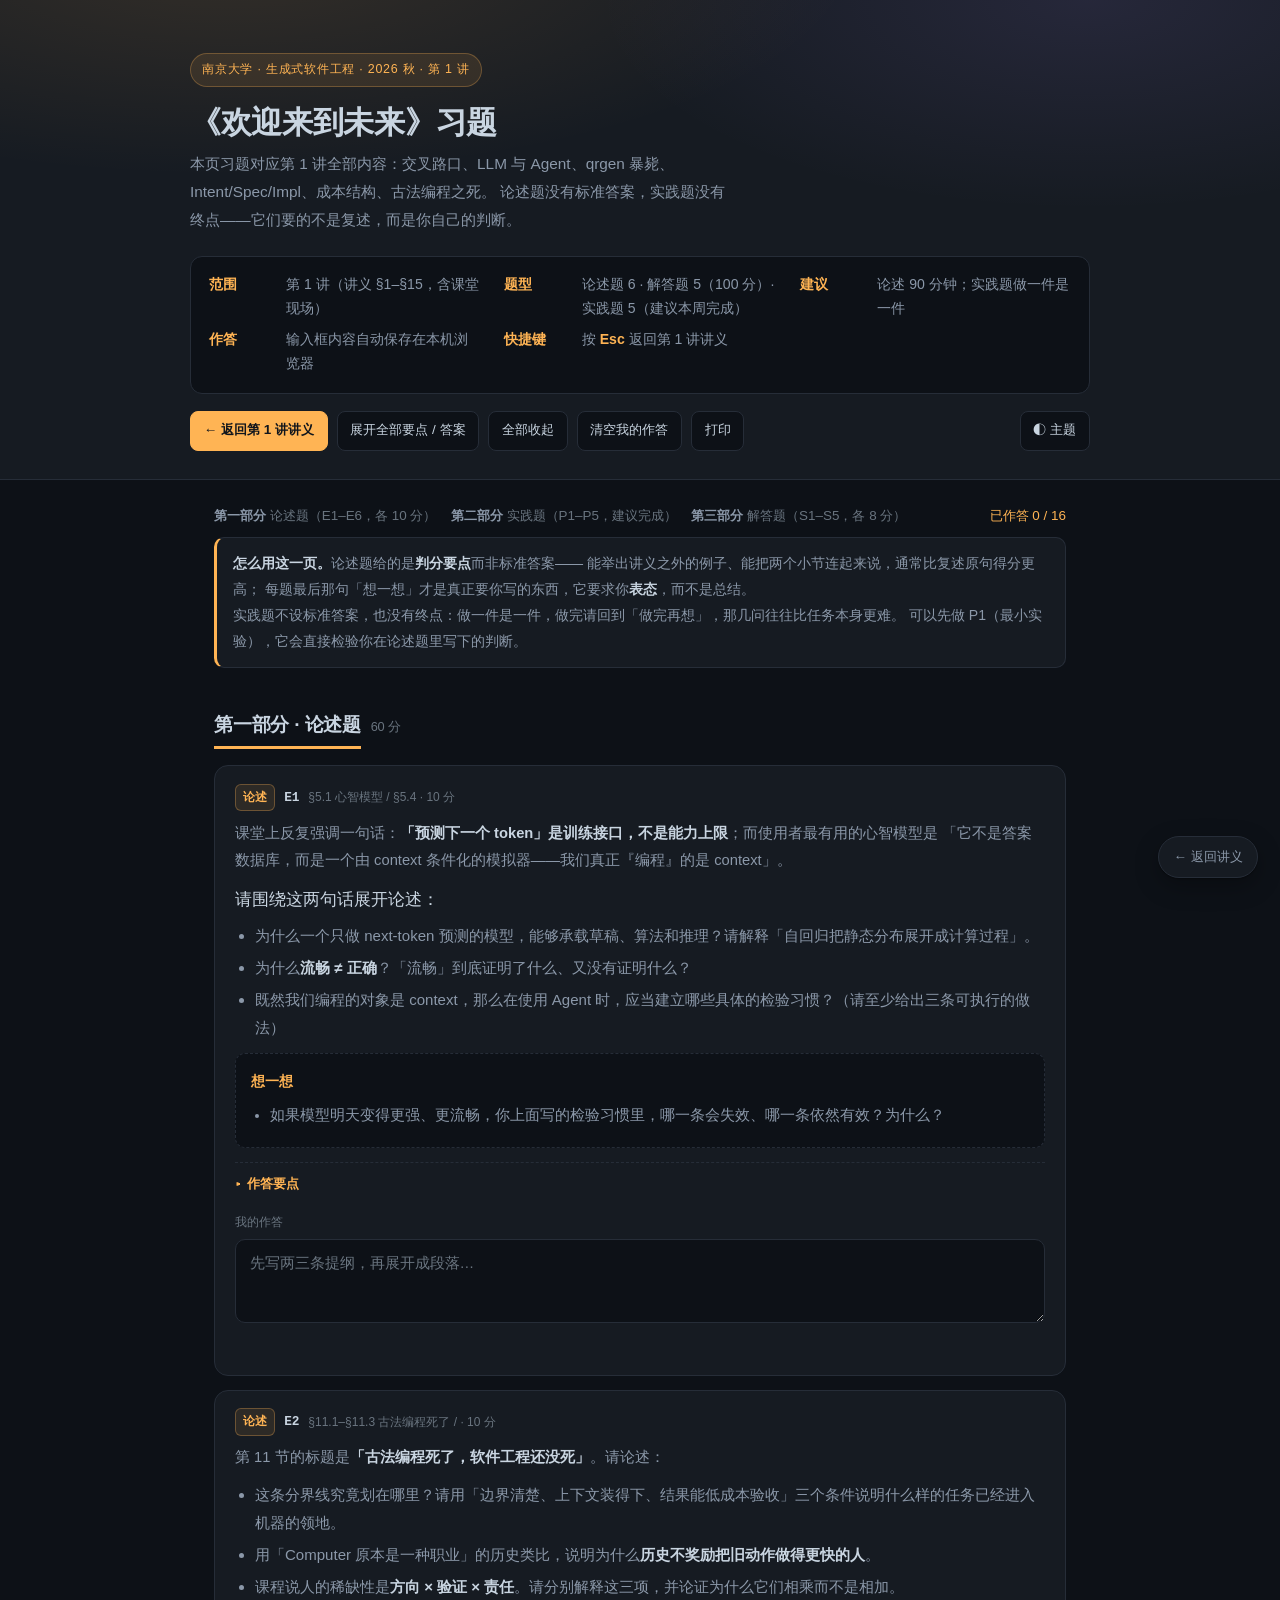
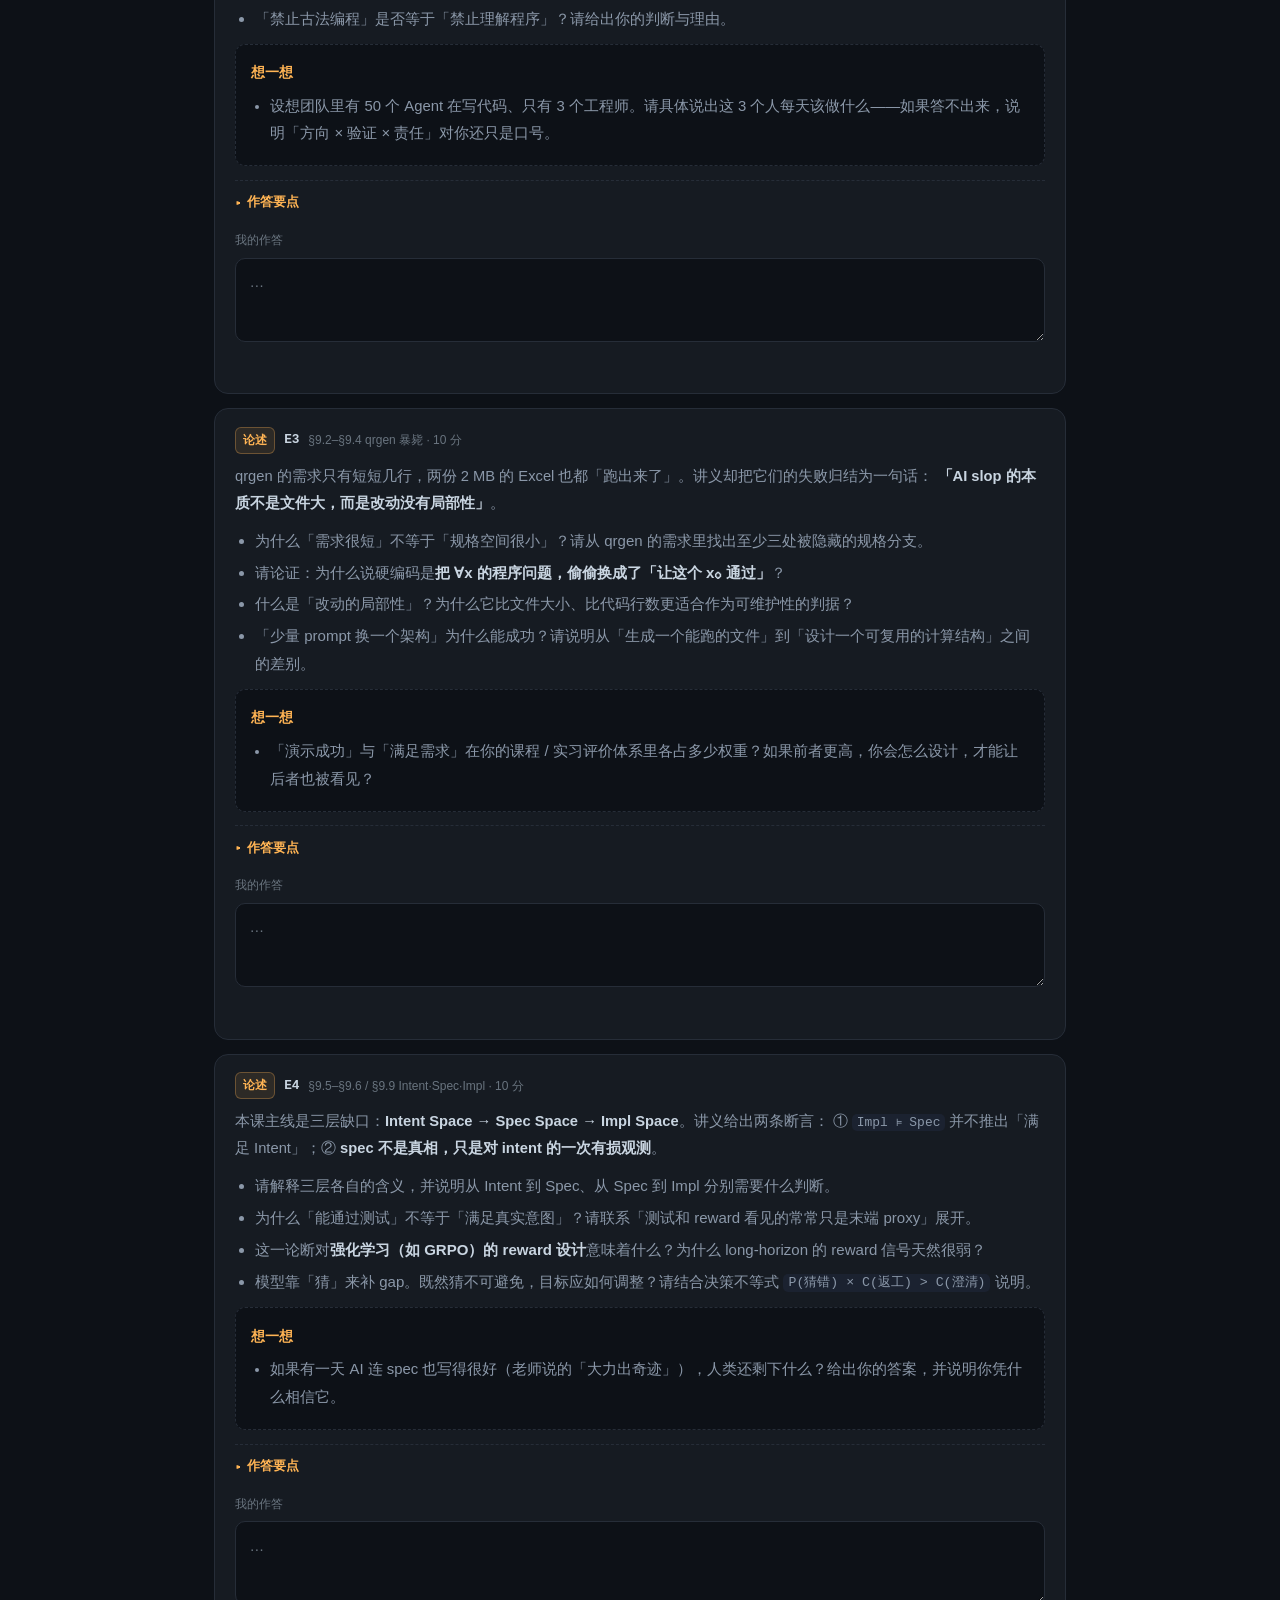
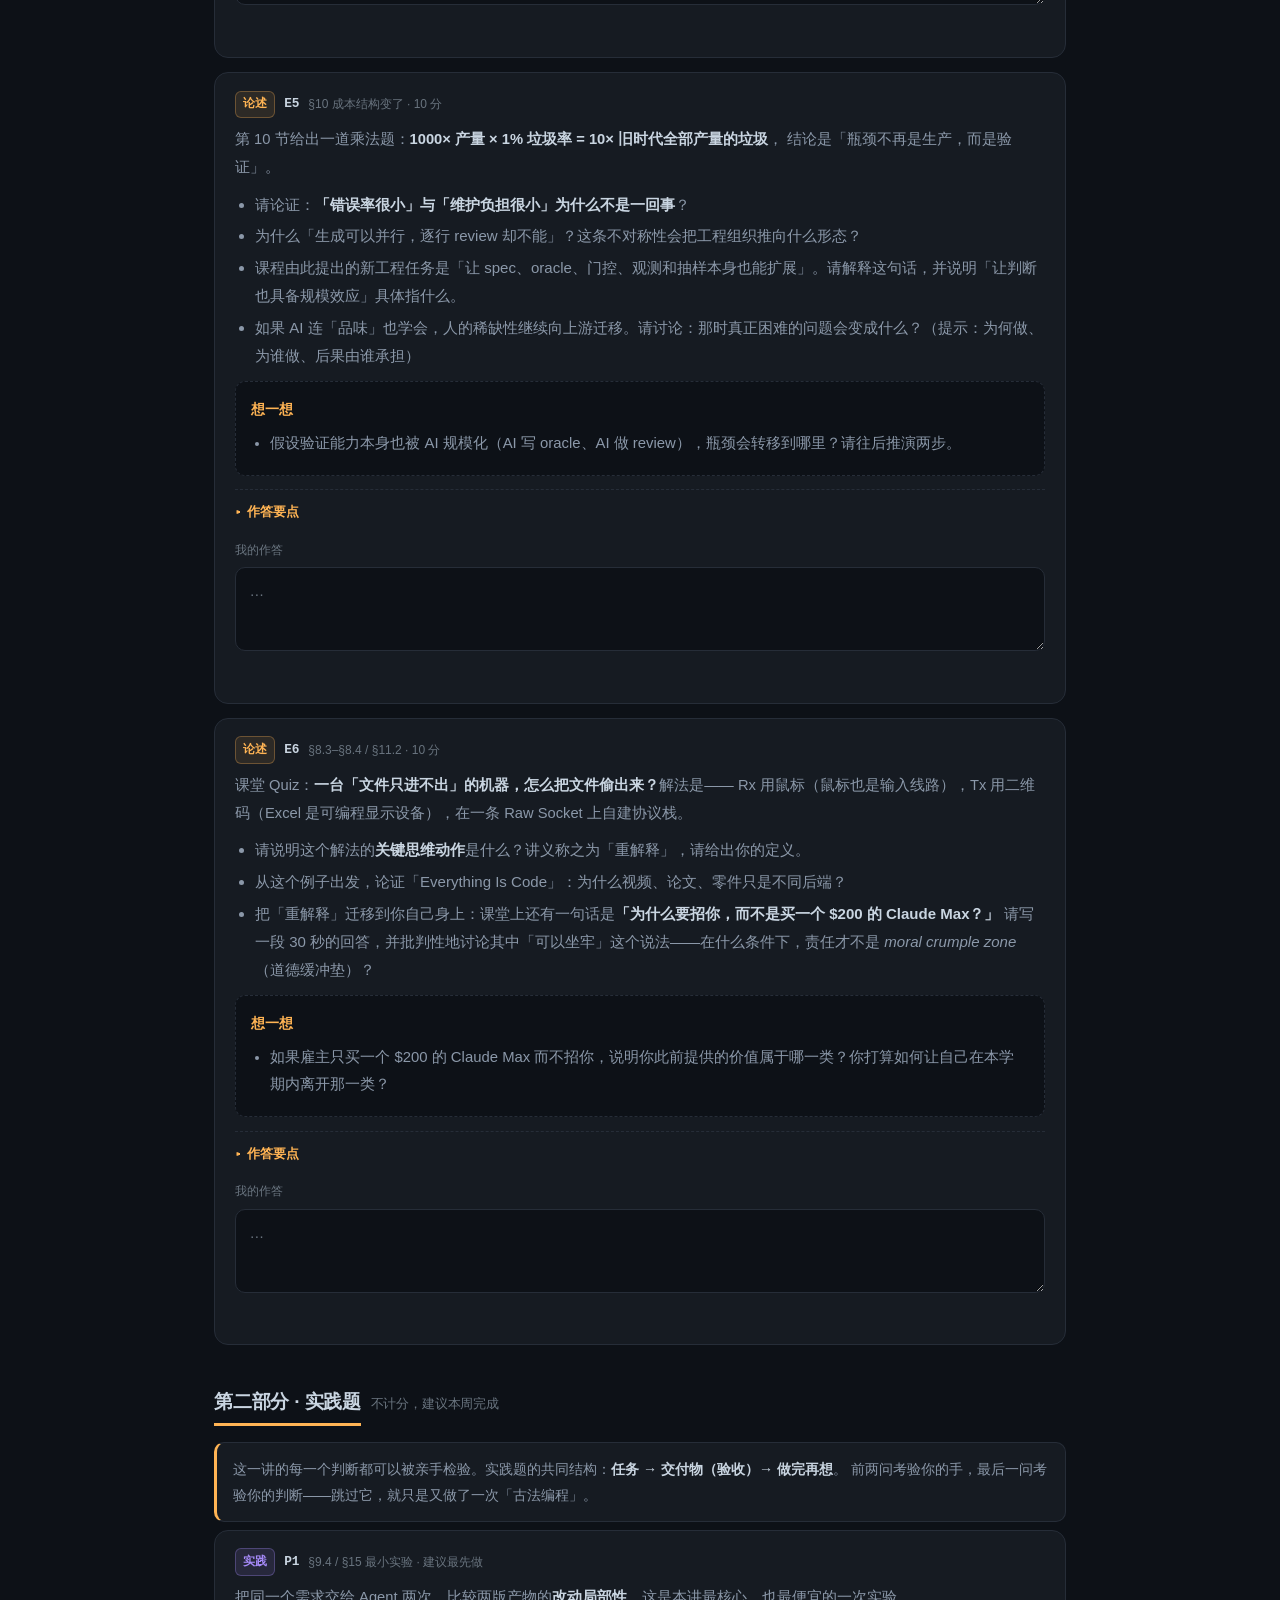
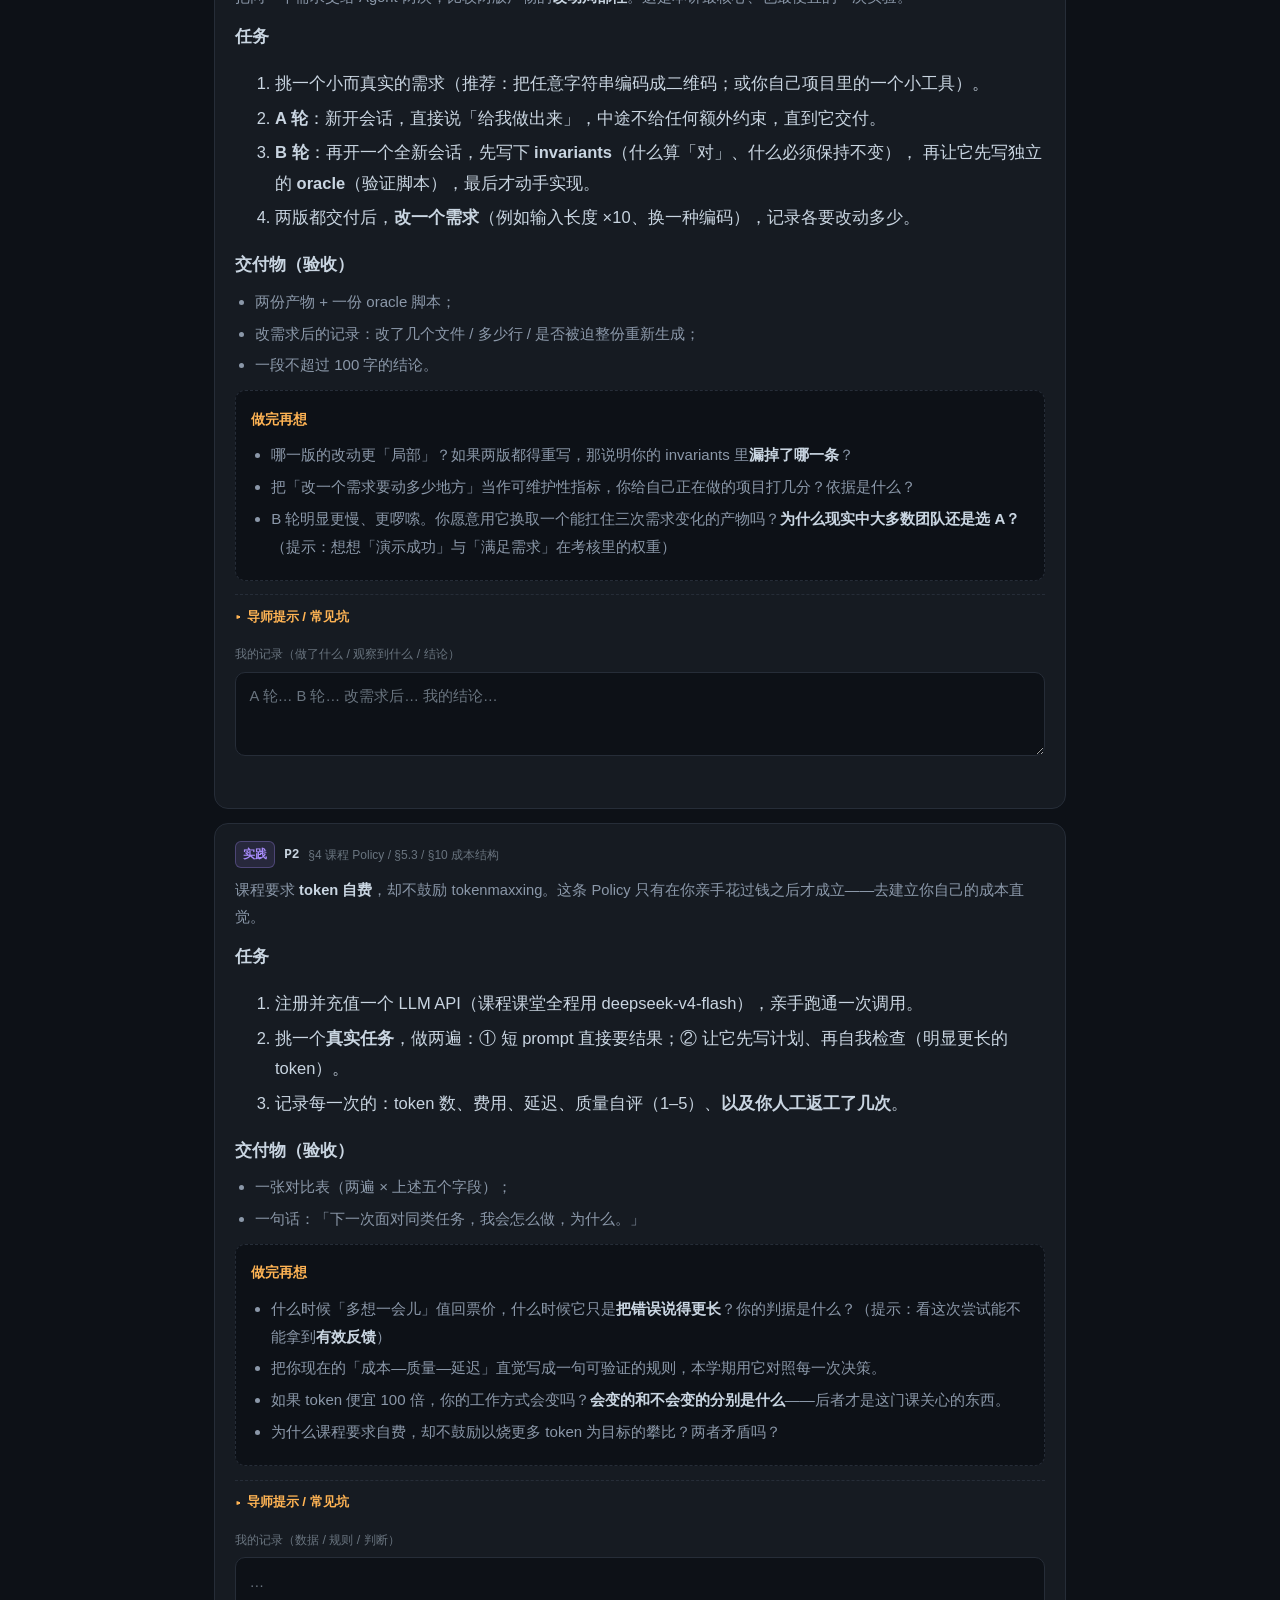
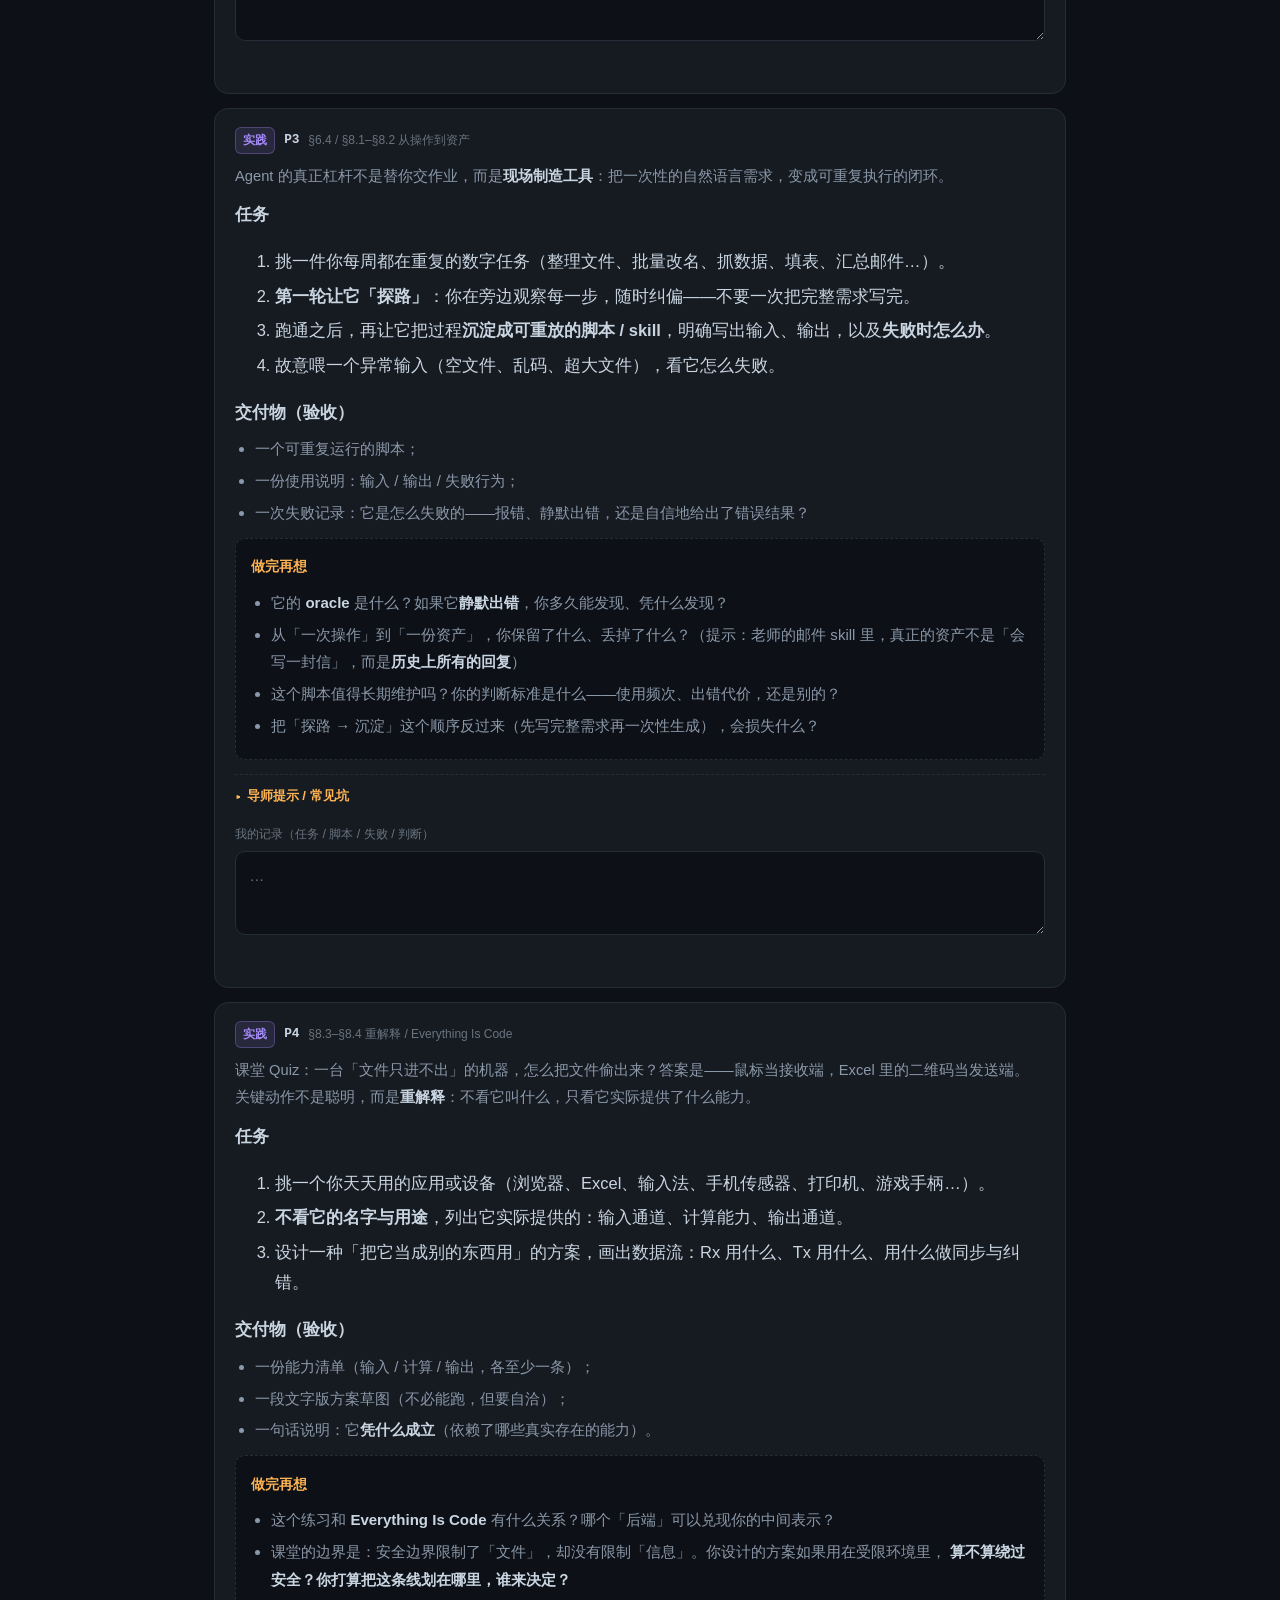
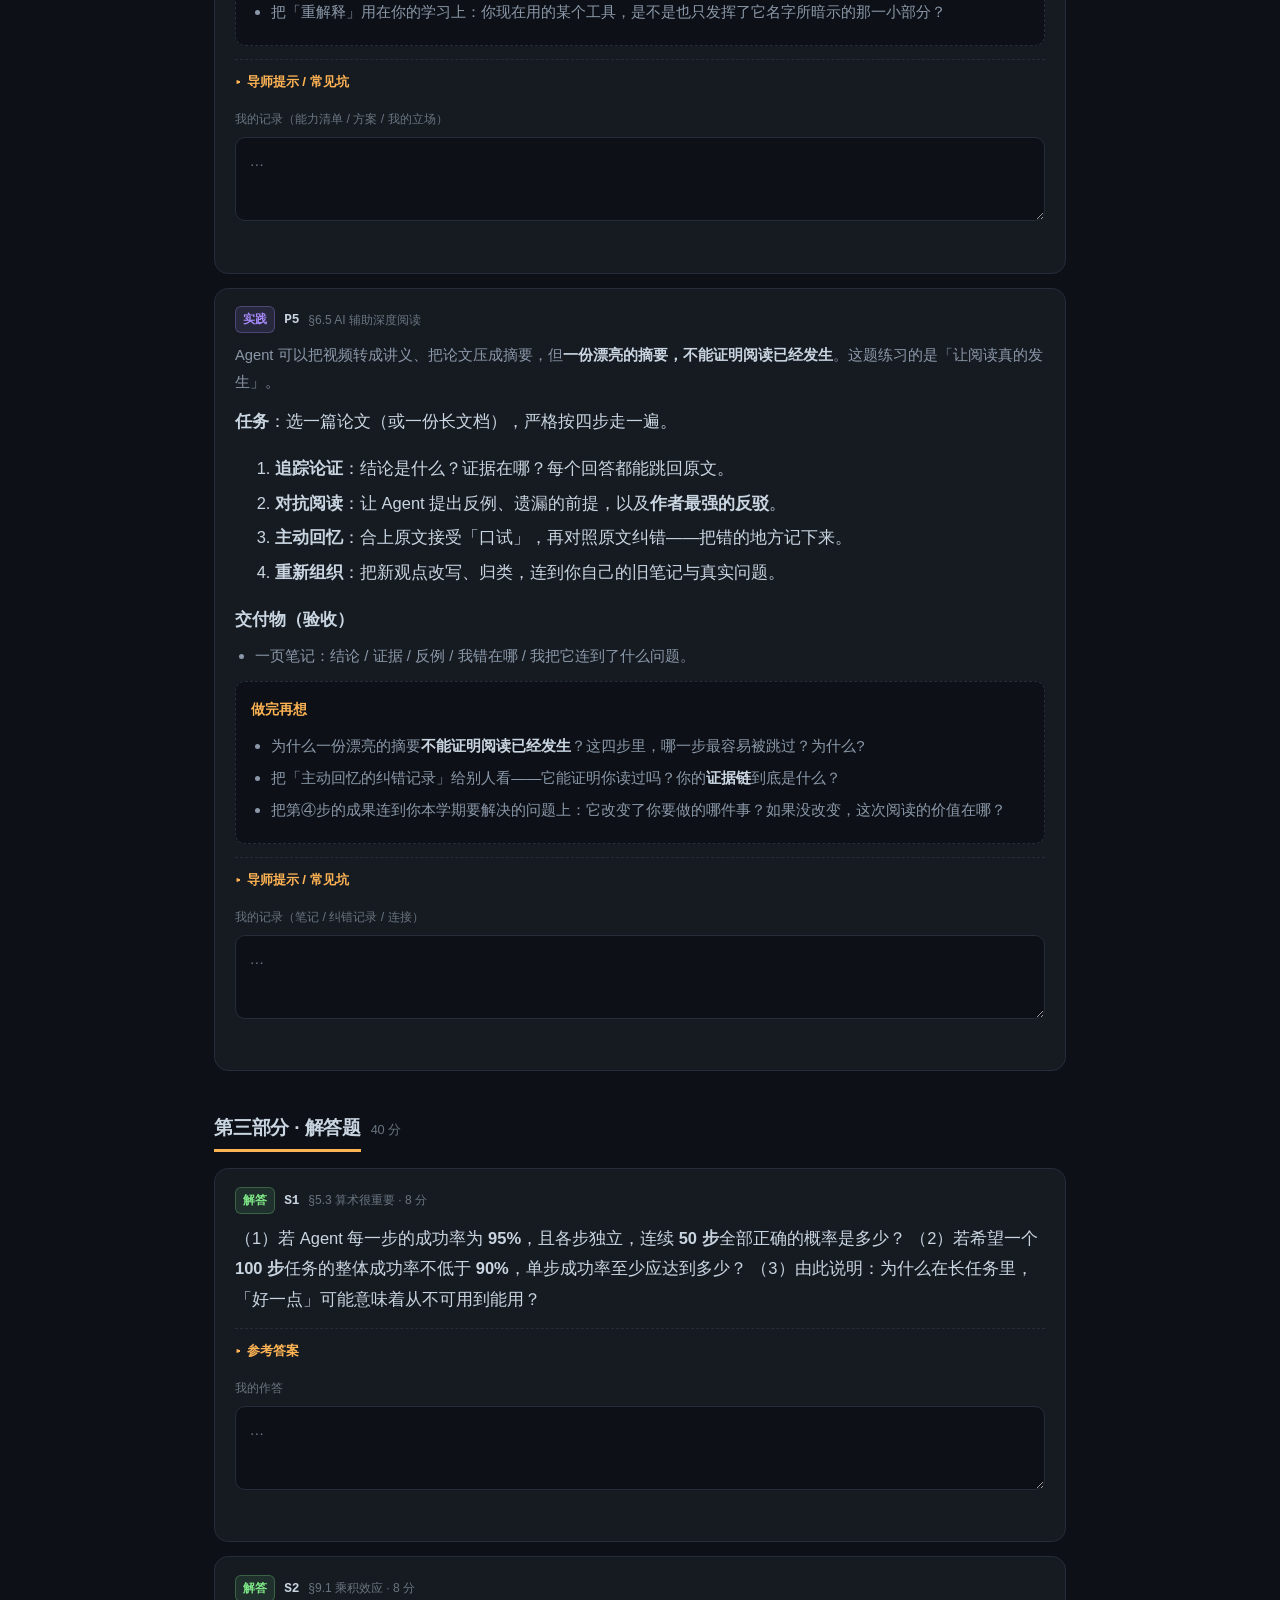
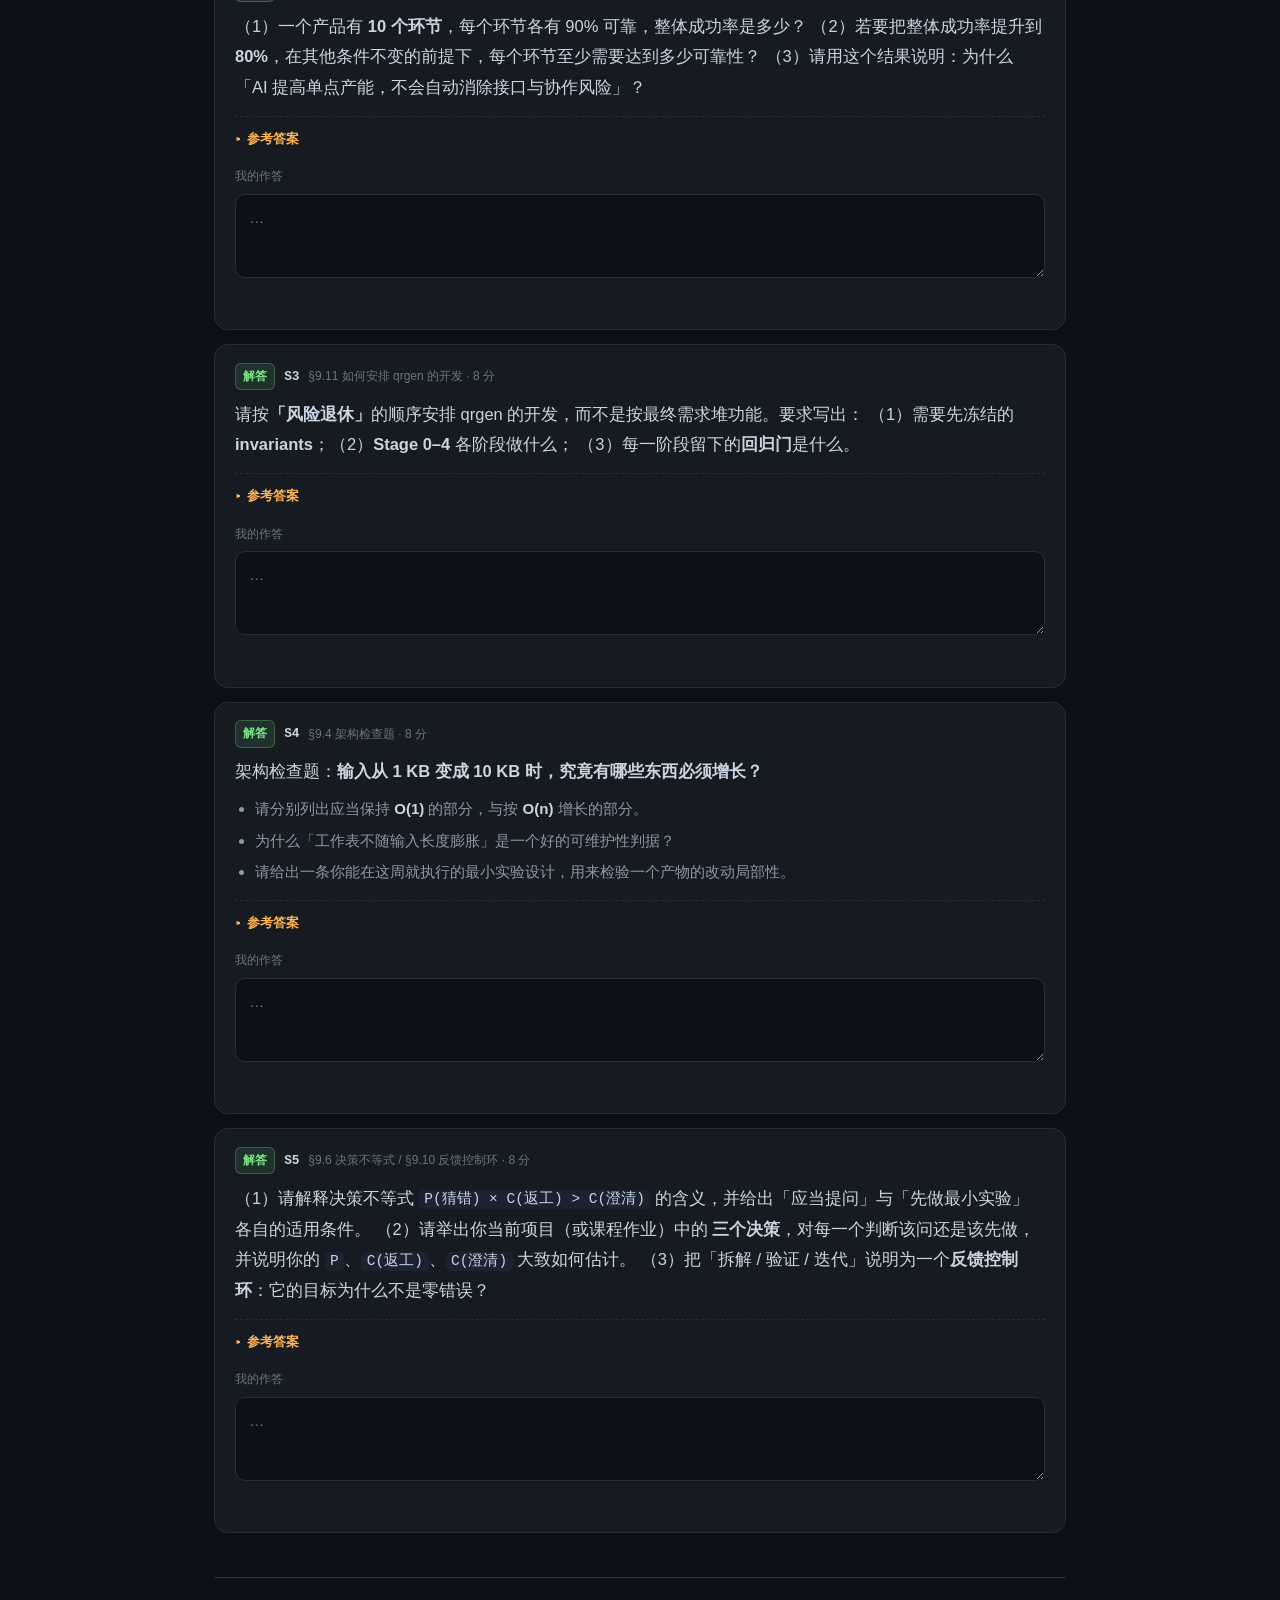
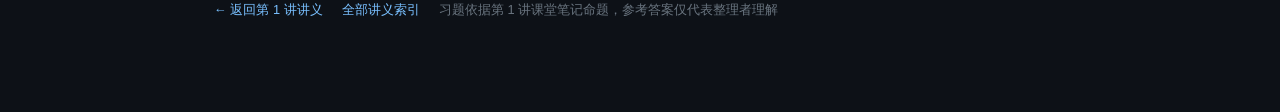
<file: exercises/NJU-生成式软件工程-第01讲-习题.html>
<!doctype html>
<html lang="zh-CN" data-theme="dark">
<head>
<meta charset="utf-8">
<meta name="viewport" content="width=device-width,initial-scale=1">
<title>第 1 讲习题 —— 南京大学《生成式软件工程》2026 秋</title>
<meta name="description" content="第 1 讲《欢迎来到未来》习题：6 道论述题 + 5 道解答题，附作答要点与参考答案。">
<style>
*,*::before,*::after{box-sizing:border-box}
:root{
  --bg:#0d1117;--bg2:#161b22;--bg3:#1b2230;--line:#262d38;
  --fg:#c9d5e1;--fg2:#8b98a9;--fg3:#69747f;
  --acc:#ffb454;--acc2:#7ee787;--link:#79c0ff;--violet:#a78bfa;
  --chip:rgba(255,180,84,.10);
  --shadow:0 1px 2px rgba(0,0,0,.35),0 8px 24px rgba(0,0,0,.28);
  --mono:"JetBrains Mono","SFMono-Regular",Consolas,"Liberation Mono",Menlo,monospace;
}
[data-theme="light"]{
  --bg:#ffffff;--bg2:#f6f8fa;--bg3:#eceff3;--line:#dde2e8;
  --fg:#1f2328;--fg2:#545d68;--fg3:#7d8590;
  --acc:#a85a00;--acc2:#1a7f37;--link:#0969da;--violet:#7c3aed;
  --chip:rgba(255,180,84,.16);
  --shadow:0 1px 2px rgba(16,24,40,.06),0 8px 24px rgba(16,24,40,.08);
}
html{scroll-behavior:smooth}
body{margin:0;background:var(--bg);color:var(--fg);
  font-family:-apple-system,BlinkMacSystemFont,"Segoe UI","PingFang SC","Hiragino Sans GB",
    "Microsoft YaHei","Source Han Sans SC","Noto Sans CJK SC",sans-serif;
  font-size:16.5px;line-height:1.85;-webkit-font-smoothing:antialiased;
  transition:background .2s,color .2s;}
a{color:var(--link);text-decoration:none}
a:hover{text-decoration:underline}
code{font-family:var(--mono);font-size:.88em;background:var(--bg3);padding:.1em .38em;border-radius:5px}
strong{color:var(--fg)}

/* Hero */
#hero{position:relative;padding:52px 24px 28px;border-bottom:1px solid var(--line);
  background:
    radial-gradient(900px 320px at 18% -10%,rgba(255,180,84,.13),transparent 70%),
    radial-gradient(700px 300px at 85% 0%,rgba(167,139,250,.11),transparent 70%),
    var(--bg2);}
.hero-in{max-width:900px;margin:0 auto}
.badge{display:inline-flex;align-items:center;gap:.5rem;font-size:.78rem;letter-spacing:.06em;
  color:var(--acc);background:var(--chip);border:1px solid rgba(255,180,84,.28);
  padding:.28rem .7rem;border-radius:999px;margin-bottom:1rem}
#hero h1{margin:0 0 .4rem;font-size:1.95rem;line-height:1.3;letter-spacing:-.01em;font-weight:800}
.hsub{color:var(--fg2);font-size:.96rem;margin:0 0 1.3rem;max-width:64ch}
.meta{display:grid;grid-template-columns:repeat(auto-fit,minmax(230px,1fr));gap:.1rem 1.5rem;
  background:var(--bg);border:1px solid var(--line);border-radius:12px;padding:.85rem 1.1rem}
.mrow{display:flex;gap:.65rem;padding:.18rem 0;font-size:.88rem;line-height:1.7}
.mk{flex:0 0 4.2rem;color:var(--acc);font-weight:600;font-size:.85rem}
.mv{color:var(--fg2)}
.act{display:flex;flex-wrap:wrap;gap:.55rem;margin-top:1.1rem}
.btn{font:inherit;font-size:.84rem;color:var(--fg);background:var(--bg);border:1px solid var(--line);
  border-radius:8px;padding:.4rem .8rem;cursor:pointer;transition:.15s;display:inline-flex;align-items:center;gap:.35rem}
.btn:hover{border-color:var(--acc);color:var(--acc);text-decoration:none}
.btn.primary{background:var(--acc);border-color:var(--acc);color:#10151c;font-weight:600}
.btn.primary:hover{color:#10151c;filter:brightness(1.08)}
#tg{margin-left:auto}

/* 主体 */
.wrap{max-width:900px;margin:0 auto;padding:0 24px 90px}
.bar{display:flex;flex-wrap:wrap;align-items:center;gap:.6rem .9rem;padding:24px 0 8px;
  font-size:.84rem;color:var(--fg3)}
.bar b{color:var(--fg2);font-weight:600}
.bar .prog{margin-left:auto;color:var(--acc)}
.tip{background:var(--bg2);border:1px solid var(--line);border-left:3px solid var(--acc);
  border-radius:10px;padding:.8rem 1rem;font-size:.88rem;color:var(--fg2);margin:0 0 .5rem}

.part{font-size:1.2rem;margin:2.4rem 0 1rem;font-weight:750;letter-spacing:-.01em}
.part .ht{display:inline-block;border-bottom:3px solid var(--acc);padding-bottom:.25rem}
.part small{font-size:.8rem;color:var(--fg3);font-weight:400;margin-left:.6rem}

.q{background:var(--bg2);border:1px solid var(--line);border-radius:14px;
  padding:1.1rem 1.25rem 1rem;margin-bottom:14px}
.qhd{display:flex;align-items:center;gap:.55rem;flex-wrap:wrap;margin-bottom:.55rem}
.tag{font-size:.72rem;font-weight:700;border-radius:6px;padding:.12rem .45rem;border:1px solid}
.tag.e{color:var(--acc);background:var(--chip);border-color:rgba(255,180,84,.3)}
.tag.s{color:var(--acc2);background:rgba(126,231,135,.10);border-color:rgba(126,231,135,.28)}
.tag.p{color:var(--violet);background:rgba(167,139,250,.12);border-color:rgba(167,139,250,.3)}
.ask{background:var(--bg);border:1px dashed var(--line);border-radius:10px;padding:.7rem .95rem;margin-top:.7rem}
.ask b{color:var(--acc);font-size:.85rem}
.ask ul{padding-left:1.2rem;margin:.4rem 0;color:var(--fg2);font-size:.93rem}
.ask li{margin:.3rem 0}
.no{font-family:var(--mono);font-size:.8rem;color:var(--fg);font-weight:700}
.ref{font-size:.75rem;color:var(--fg3)}
.stem{margin:0}
.stem p{margin:.5rem 0}
.stem ul{padding-left:1.25rem;margin:.5rem 0;color:var(--fg2);font-size:.94rem}
.stem li{margin:.25rem 0}
.stem .lead{color:var(--fg2);font-size:.92rem;margin-bottom:.6rem}

details.sol{margin-top:.85rem;border-top:1px dashed var(--line);padding-top:.6rem}
details.sol>summary{cursor:pointer;font-size:.84rem;color:var(--acc);font-weight:600;
  list-style:none;display:flex;align-items:center;gap:.35rem;user-select:none}
details.sol>summary::-webkit-details-marker{display:none}
details.sol>summary::before{content:"▸";font-size:.75rem;transition:transform .15s}
details.sol[open]>summary::before{transform:rotate(90deg)}
.sol-body{background:var(--bg);border:1px solid var(--line);border-radius:10px;
  padding:.85rem 1rem;margin-top:.6rem;font-size:.92rem;color:var(--fg2)}
.sol-body p{margin:.45rem 0}
.sol-body ul,.sol-body ol{padding-left:1.25rem;margin:.45rem 0}
.sol-body li{margin:.28rem 0}
.sol-body .key{color:var(--fg)}
.sol-body code{color:var(--acc)}
.sol-body table{border-collapse:collapse;width:100%;font-size:.88rem;margin:.5rem 0}
.sol-body th,.sol-body td{border:1px solid var(--line);padding:.35rem .55rem;text-align:left}

.ans{margin-top:.85rem}
.ans label{display:block;font-size:.78rem;color:var(--fg3);margin-bottom:.35rem}
.ans textarea{width:100%;font:inherit;font-size:.92rem;line-height:1.75;background:var(--bg);
  color:var(--fg);border:1px solid var(--line);border-radius:10px;padding:.7rem .85rem;
  resize:vertical;min-height:84px;outline:none}
.ans textarea:focus{border-color:var(--acc)}
.ans textarea::placeholder{color:var(--fg3)}
.saved{font-size:.72rem;color:var(--fg3);margin-top:.3rem;opacity:0;transition:opacity .3s}
.saved.on{opacity:1}

footer{margin-top:44px;padding-top:20px;border-top:1px solid var(--line);
  font-size:.8rem;color:var(--fg3);display:flex;flex-wrap:wrap;gap:.5rem 1.2rem}

@media (max-width:640px){
  #hero{padding:40px 18px 24px}#hero h1{font-size:1.5rem}
  .wrap{padding:0 18px 60px}#tg{margin-left:0}
}
/* 返回讲义 */
#back{position:fixed;right:22px;bottom:22px;height:42px;display:flex;align-items:center;gap:.35rem;
  padding:0 .9rem;border-radius:21px;background:var(--bg2);border:1px solid var(--line);
  color:var(--fg2);font-size:.84rem;cursor:pointer;box-shadow:var(--shadow);z-index:50;
  transition:.2s;text-decoration:none;white-space:nowrap}
#back:hover{color:var(--acc);border-color:var(--acc);text-decoration:none}
@media (max-width:640px){#back{right:14px;padding:0 .7rem;font-size:.78rem}}

@media print{
  #hero .act,.bar .nogap,details.sol>summary::before,.saved,#back{display:none}
  body{background:#fff;color:#000;font-size:11pt}
  .q{break-inside:avoid;border-color:#ccc;background:#fff}
  details.sol{display:block}.sol-body{display:block!important;border-color:#ccc;background:#fff}
  textarea{border:1px solid #999!important;background:#fff!important}
}
</style>
</head>
<body>

<header id="hero">
  <div class="hero-in">
    <div class="badge">南京大学 · 生成式软件工程 · 2026 秋 · 第 1 讲</div>
    <h1>《欢迎来到未来》习题</h1>
    <p class="hsub">
      本页习题对应第 1 讲全部内容：交叉路口、LLM 与 Agent、qrgen 暴毙、Intent/Spec/Impl、成本结构、古法编程之死。
      论述题没有标准答案，实践题没有终点——它们要的不是复述，而是你自己的判断。
    </p>
    <div class="meta">
      <div class="mrow"><span class="mk">范围</span><span class="mv">第 1 讲（讲义 §1–§15，含课堂现场）</span></div>
      <div class="mrow"><span class="mk">题型</span><span class="mv">论述题 6 · 解答题 5（100 分）· 实践题 5（建议本周完成）</span></div>
      <div class="mrow"><span class="mk">建议</span><span class="mv">论述 90 分钟；实践题做一件是一件</span></div>
      <div class="mrow"><span class="mk">作答</span><span class="mv">输入框内容自动保存在本机浏览器</span></div>
      <div class="mrow"><span class="mk">快捷键</span><span class="mv">按 <b style="color:var(--acc)">Esc</b> 返回第 1 讲讲义</span></div>
    </div>
    <div class="act">
      <a class="btn primary" href="../NJU-生成式软件工程-第01讲-欢迎来到未来.html">← 返回第 1 讲讲义</a>
      <button class="btn" id="openAll" type="button">展开全部要点 / 答案</button>
      <button class="btn" id="closeAll" type="button">全部收起</button>
      <button class="btn" id="clear" type="button">清空我的作答</button>
      <button class="btn" id="print" type="button">打印</button>
      <button class="btn" id="tg" type="button" title="切换深色 / 浅色">◐ 主题</button>
    </div>
  </div>
</header>

<div class="wrap">
  <div class="bar">
    <span><b>第一部分</b> 论述题（E1–E6，各 10 分）</span>
    <span><b>第二部分</b> 实践题（P1–P5，建议完成）</span>
    <span><b>第三部分</b> 解答题（S1–S5，各 8 分）</span>
    <span class="prog" id="prog">已作答 0 / 16</span>
  </div>
  <p class="tip">
    <strong>怎么用这一页。</strong>论述题给的是<strong>判分要点</strong>而非标准答案——
    能举出讲义之外的例子、能把两个小节连起来说，通常比复述原句得分更高；
    每题最后那句「想一想」才是真正要你写的东西，它要求你<strong>表态</strong>，而不是总结。<br>
    实践题不设标准答案，也没有终点：做一件是一件，做完请回到「做完再想」，那几问往往比任务本身更难。
    可以先做 P1（最小实验），它会直接检验你在论述题里写下的判断。
  </p>

  <h2 class="part"><span class="ht">第一部分 · 论述题</span><small>60 分</small></h2>

  <article class="q" id="E1">
    <div class="qhd"><span class="tag e">论述</span><span class="no">E1</span>
      <span class="ref">§5.1 心智模型 / §5.4 · 10 分</span></div>
    <div class="stem">
      <p class="lead">课堂上反复强调一句话：<strong>「预测下一个 token」是训练接口，不是能力上限</strong>；而使用者最有用的心智模型是
        「它不是答案数据库，而是一个由 context 条件化的模拟器——我们真正『编程』的是 context」。</p>
      <p>请围绕这两句话展开论述：</p>
      <ul>
        <li>为什么一个只做 next-token 预测的模型，能够承载草稿、算法和推理？请解释「自回归把静态分布展开成计算过程」。</li>
        <li>为什么<strong>流畅 ≠ 正确</strong>？「流畅」到底证明了什么、又没有证明什么？</li>
        <li>既然我们编程的对象是 context，那么在使用 Agent 时，应当建立哪些具体的检验习惯？（请至少给出三条可执行的做法）</li>
      </ul>
    </div>
    
      <div class="ask"><b>想一想</b>
        <ul><li>如果模型明天变得更强、更流畅，你上面写的检验习惯里，哪一条会失效、哪一条依然有效？为什么？</li></ul>
      </div>
    <details class="sol"><summary>作答要点</summary><div class="sol-body">
      <ul>
        <li><span class="key">训练接口 ≠ 能力上限</span>：要同时预测代码、证明、对话和故事，模型被迫压缩语言背后的世界规律；目标函数简单，不代表由此习得的表示简单。</li>
        <li><span class="key">自回归 = 把分布展开成过程</span>：每个输出都会被写回 context，于是「先写中间结果 → 基于它继续 → 发现矛盾再修正」成为可能；足够长的 token 序列因此可以承载草稿、搜索和算法轨迹。</li>
        <li><span class="key">流畅只说明「在这个上下文里像一个答案」</span>：它是分布内似然的证据，不是正确性的证据；尤其在缺少可观测反馈时，模型会用更长的文字把错误说得更完整。</li>
        <li><span class="key">检验习惯</span>：① 要求给出可回查的出处/中间产物，而不只是结论；② 让结论落到可执行的验证（脚本、oracle、真实解码器）上；③ 给 context 注入反例与约束，做对抗式提问；④ 对长任务拆步并要求每步的证据，而不是等终局再验收。</li>
      </ul>
    </div></details>
    <div class="ans"><label>我的作答</label><textarea data-k="E1" placeholder="先写两三条提纲，再展开成段落…"></textarea>
      <div class="saved">已保存到本机</div></div>
  </article>

  <article class="q" id="E2">
    <div class="qhd"><span class="tag e">论述</span><span class="no">E2</span>
      <span class="ref">§11.1–§11.3 古法编程死了 / · 10 分</span></div>
    <div class="stem">
      <p class="lead">第 11 节的标题是<strong>「古法编程死了，软件工程还没死」</strong>。请论述：</p>
      <ul>
        <li>这条分界线究竟划在哪里？请用「边界清楚、上下文装得下、结果能低成本验收」三个条件说明什么样的任务已经进入机器的领地。</li>
        <li>用「Computer 原本是一种职业」的历史类比，说明为什么<strong>历史不奖励把旧动作做得更快的人</strong>。</li>
        <li>课程说人的稀缺性是<strong>方向 × 验证 × 责任</strong>。请分别解释这三项，并论证为什么它们相乘而不是相加。</li>
        <li>「禁止古法编程」是否等于「禁止理解程序」？请给出你的判断与理由。</li>
      </ul>
    </div>
    
      <div class="ask"><b>想一想</b>
        <ul><li>设想团队里有 50 个 Agent 在写代码、只有 3 个工程师。请具体说出这 3 个人每天该做什么——如果答不出来，说明「方向 × 验证 × 责任」对你还只是口号。</li></ul>
      </div>
    <details class="sol"><summary>作答要点</summary><div class="sol-body">
      <ul>
        <li><span class="key">分界线</span>：边界清楚（可完整描述）、上下文装得下（信息可进入 context）、结果能低成本验收（有便宜的 oracle）——三条同时满足，任务就落入机器领地。缺任何一条，人的判断仍然必要。</li>
        <li><span class="key">历史类比</span>：电子计算机出现后，优秀的 human computers 转向编程与研究；被淘汰的不是「计算能力」，而是「以手工方式执行确定性流程」这一角色。</li>
        <li><span class="key">相乘而非相加</span>：三者互为前提——没有方向的验证是盲测，没有验证的方向是许愿，没有责任的二者都不必收敛。任一项趋近 0，整个乘积趋近 0，无法用另一项的强度补偿。</li>
        <li><span class="key">禁止古法编程 ≠ 禁止理解</span>：禁止的是「把亲手敲出每一行代码当作学习成果」；正确的顺序是先让 Agent 生产，把人的注意力押在定义问题、设计验收、解释失败上。理解的对象从「语法」上移到「结构与约束」。</li>
        <li><span class="key">可加分</span>：用本学期的自我追问收尾——我发现了什么值得解决的问题？我怎样把模糊愿望变成可检验的目标？失败时我凭什么知道该换路？</li>
      </ul>
    </div></details>
    <div class="ans"><label>我的作答</label><textarea data-k="E2" placeholder="…"></textarea>
      <div class="saved">已保存到本机</div></div>
  </article>

  <article class="q" id="E3">
    <div class="qhd"><span class="tag e">论述</span><span class="no">E3</span>
      <span class="ref">§9.2–§9.4 qrgen 暴毙 · 10 分</span></div>
    <div class="stem">
      <p class="lead">qrgen 的需求只有短短几行，两份 2 MB 的 Excel 也都「跑出来了」。讲义却把它们的失败归结为一句话：
        <strong>「AI slop 的本质不是文件大，而是改动没有局部性」</strong>。</p>
      <ul>
        <li>为什么「需求很短」不等于「规格空间很小」？请从 qrgen 的需求里找出至少三处被隐藏的规格分支。</li>
        <li>请论证：为什么说硬编码是<strong>把 ∀x 的程序问题，偷偷换成了「让这个 x₀ 通过」</strong>？</li>
        <li>什么是「改动的局部性」？为什么它比文件大小、比代码行数更适合作为可维护性的判据？</li>
        <li>「少量 prompt 换一个架构」为什么能成功？请说明从「生成一个能跑的文件」到「设计一个可复用的计算结构」之间的差别。</li>
      </ul>
    </div>
    
      <div class="ask"><b>想一想</b>
        <ul><li>「演示成功」与「满足需求」在你的课程 / 实习评价体系里各占多少权重？如果前者更高，你会怎么设计，才能让后者也被看见？</li></ul>
      </div>
    <details class="sol"><summary>作答要点</summary><div class="sol-body">
      <ul>
        <li><span class="key">隐藏的规格分支</span>：字符串编码（UTF-8？字节序？）、每帧容量与分片策略、输入变化时公式/工作表是否重建、「F9 刷新」与「1 秒一帧」如何配合、以及最关键的——验收是「文件能打开」还是「每帧可被真实解码器读取、拼接后还原原文」。</li>
        <li><span class="key">硬编码之罪</span>：需求是 <code>∀s: Base64⁻¹(concat(scan(frames(s)))) = bytes(s)</code>；硬编码版本只保证某一个 <code>s₀</code> 成立。它把全称量化偷换成存在量化，可以演示成功，却没有实现需求。</li>
        <li><span class="key">局部性</span>：一个需求变化应当只迫使系统的一小块改变。2 MB 只是症状——真正致命的是「改一个需求 → 整张表重新生成」，因为结构与数据耦合，不存在可复用的公式模板。</li>
        <li><span class="key">换架构</span>：从「生成产物」切换到「设计计算结构」——公式可复用、工作表不随文本长度膨胀；判断标准是 <span class="key">O(1) vs O(n)</span>：公式模板与结构相对输入长度保持常数，只有数据、计算量和帧数线性增长。</li>
        <li><span class="key">可加分</span>：指出 GLM-5.3 第一次用了 25 分钟 CoT 仍超 32K 上限、DeepSeek V4 Pro 最终交出硬编码版并自认 <em>“fundamental design flaw”</em>——说明「再多想一会儿」不能替代架构切换。</li>
      </ul>
    </div></details>
    <div class="ans"><label>我的作答</label><textarea data-k="E3" placeholder="…"></textarea>
      <div class="saved">已保存到本机</div></div>
  </article>

  <article class="q" id="E4">
    <div class="qhd"><span class="tag e">论述</span><span class="no">E4</span>
      <span class="ref">§9.5–§9.6 / §9.9 Intent·Spec·Impl · 10 分</span></div>
    <div class="stem">
      <p class="lead">本课主线是三层缺口：<strong>Intent Space → Spec Space → Impl Space</strong>。讲义给出两条断言：
        ① <code>Impl ⊨ Spec</code> 并不推出「满足 Intent」；② <strong>spec 不是真相，只是对 intent 的一次有损观测</strong>。</p>
      <ul>
        <li>请解释三层各自的含义，并说明从 Intent 到 Spec、从 Spec 到 Impl 分别需要什么判断。</li>
        <li>为什么「能通过测试」不等于「满足真实意图」？请联系「测试和 reward 看见的常常只是末端 proxy」展开。</li>
        <li>这一论断对<strong>强化学习（如 GRPO）的 reward 设计</strong>意味着什么？为什么 long-horizon 的 reward 信号天然很弱？</li>
        <li>模型靠「猜」来补 gap。既然猜不可避免，目标应如何调整？请结合决策不等式 <code>P(猜错) × C(返工) &gt; C(澄清)</code> 说明。</li>
      </ul>
    </div>
    
      <div class="ask"><b>想一想</b>
        <ul><li>如果有一天 AI 连 spec 也写得很好（老师说的「大力出奇迹」），人类还剩下什么？给出你的答案，并说明你凭什么相信它。</li></ul>
      </div>
    <details class="sol"><summary>作答要点</summary><div class="sol-body">
      <ul>
        <li><span class="key">三层</span>：Intent 是你真正想达成的目标（提出者自己往往也不 100% 确定）；Spec 是具体化后能描述行为与约束的规格；Impl 是程序实际执行的计算——计算机只接受 100% 无歧义的指令，不能留一句「到时候看着办」。</li>
        <li><span class="key">判断的位置</span>：Intent → Spec 需要产品判断，Spec → Impl 需要设计与实现判断；同一个意图允许许多规格，同一个规格允许许多实现。</li>
        <li><span class="key">测试 ≠ 意图</span>：测试只能证明 <code>Impl ⊨ Spec</code>；而 spec 本身已是对 intent 的有损观测。于是「测试全绿」只说明末端 proxy 达标，不能替人决定「这是不是我想要的」。</li>
        <li><span class="key">对 RL 的含义</span>：reward 是 spec 的又一次有损压缩，long-horizon 任务的反馈稀疏且延迟，信号很弱；人在项目失败后会「三观尽毁」再重生（方法论重塑），模型没有等价机制。</li>
        <li><span class="key">猜不可能消灭</span>：总不能每选一种颜色、每命名一个变量都问用户；目标是让猜测<span class="key">显式、可逆、可验证</span>。低影响决策先猜后验；高影响、难回滚的决策先停下来问——即当 <code>P(猜错)×C(返工) &gt; C(澄清)</code> 时提问，否则先做最小实验。</li>
      </ul>
    </div></details>
    <div class="ans"><label>我的作答</label><textarea data-k="E4" placeholder="…"></textarea>
      <div class="saved">已保存到本机</div></div>
  </article>

  <article class="q" id="E5">
    <div class="qhd"><span class="tag e">论述</span><span class="no">E5</span>
      <span class="ref">§10 成本结构变了 · 10 分</span></div>
    <div class="stem">
      <p class="lead">第 10 节给出一道乘法题：<strong>1000× 产量 × 1% 垃圾率 = 10× 旧时代全部产量的垃圾</strong>，
        结论是「瓶颈不再是生产，而是验证」。</p>
      <ul>
        <li>请论证：<strong>「错误率很小」与「维护负担很小」为什么不是一回事</strong>？</li>
        <li>为什么「生成可以并行，逐行 review 却不能」？这条不对称性会把工程组织推向什么形态？</li>
        <li>课程由此提出的新工程任务是「让 spec、oracle、门控、观测和抽样本身也能扩展」。请解释这句话，并说明「让判断也具备规模效应」具体指什么。</li>
        <li>如果 AI 连「品味」也学会，人的稀缺性继续向上游迁移。请讨论：那时真正困难的问题会变成什么？（提示：为何做、为谁做、后果由谁承担）</li>
      </ul>
    </div>
    
      <div class="ask"><b>想一想</b>
        <ul><li>假设验证能力本身也被 AI 规模化（AI 写 oracle、AI 做 review），瓶颈会转移到哪里？请往后推演两步。</li></ul>
      </div>
    <details class="sol"><summary>作答要点</summary><div class="sol-body">
      <ul>
        <li><span class="key">错误率 vs 维护负担</span>：错误率是按件计的比率，维护负担是按量计的绝对数；产量放大 1000× 后，即便 1% 也是旧时代全部产量的 10 倍。<span class="key">99% 正确，在规模面前仍然是灾难。</span></li>
        <li><span class="key">不对称性</span>：生成是并行的（1000 个 Agent 同时写），而人的 review 是串行、受注意力约束的；于是组织形态从「人写 + 人查」转向「机器写 + 机器门控 + 人抽样」，人只驻守最窄的高风险接口。</li>
        <li><span class="key">让判断规模化</span>：把验收本身工程化——spec 可执行、oracle 独立于实现、CI 作为门控、观测与日志可回查、抽样降低人的审查量；目标是人的注意力花在最值得判断的地方。</li>
        <li><span class="key">品味之后</span>：能力可以迁移，正当性与问责不会自动迁移；问题从「怎么做」转向「为何做、为谁做、后果由谁承担」。时代红利则是每个人都有机会去解决以前连开始都不敢想的 long-horizon 问题。</li>
      </ul>
    </div></details>
    <div class="ans"><label>我的作答</label><textarea data-k="E5" placeholder="…"></textarea>
      <div class="saved">已保存到本机</div></div>
  </article>

  <article class="q" id="E6">
    <div class="qhd"><span class="tag e">论述</span><span class="no">E6</span>
      <span class="ref">§8.3–§8.4 / §11.2 · 10 分</span></div>
    <div class="stem">
      <p class="lead">课堂 Quiz：<strong>一台「文件只进不出」的机器，怎么把文件偷出来？</strong>解法是——
        Rx 用鼠标（鼠标也是输入线路），Tx 用二维码（Excel 是可编程显示设备），在一条 Raw Socket 上自建协议栈。</p>
      <ul>
        <li>请说明这个解法的<strong>关键思维动作</strong>是什么？讲义称之为「重解释」，请给出你的定义。</li>
        <li>从这个例子出发，论证「Everything Is Code」：为什么视频、论文、零件只是不同后端？</li>
        <li>把「重解释」迁移到你自己身上：课堂上还有一句话是<strong>「为什么要招你，而不是买一个 $200 的 Claude Max？」</strong>
          请写一段 30 秒的回答，并批判性地讨论其中「可以坐牢」这个说法——在什么条件下，责任才不是 <em>moral crumple zone</em>（道德缓冲垫）？</li>
      </ul>
    </div>
    
      <div class="ask"><b>想一想</b>
        <ul><li>如果雇主只买一个 $200 的 Claude Max 而不招你，说明你此前提供的价值属于哪一类？你打算如何让自己在本学期内离开那一类？</li></ul>
      </div>
    <details class="sol"><summary>作答要点</summary><div class="sol-body">
      <ul>
        <li><span class="key">重解释</span>：不要只按应用程序的名字想象它的用途，要看它<span class="key">实际上提供了什么输入、计算和输出能力</span>。安全边界限制了「文件」，却没有限制信息——只要像素仍可被观察，出口容量就不为零。</li>
        <li><span class="key">Everything Is Code</span>：任何能由<span class="key">中间表示</span>描述、再由某个后端兑现的东西都算——视频（脚本/分镜/时间线 → 渲染器）、论文（问题/证据/实验 → 排版系统与实验环境）、零件（CAD/仿真/BOM/G-code → CNC 与 3D 打印机）。即从 Bits 到 Atoms：可制造物总是先变成一份可复制、可修改的控制描述。</li>
        <li><span class="key">协议栈</span>：QR Code 已提供同步与 Reed–Solomon 纠错，再加帧号、校验和、ACK/NAK 与重传，就能在一条原始媒介上传输复杂文件——「网卡」只是网络的一种实现。</li>
        <li><span class="key">30 秒模板</span>：我能找到值得解决的问题，把未知拆成便宜的实验，用证据让坏方向及时停下，并对长期结果负责。</li>
        <li><span class="key">对「坐牢」的批判</span>：「可以坐牢」只点出了责任；责任必须与最终决策权、情境判断与停止权绑定。<span class="key">没有这些权力却只负责背锅的人，只是自动化系统的 moral crumple zone。</span></li>
      </ul>
    </div></details>
    <div class="ans"><label>我的作答</label><textarea data-k="E6" placeholder="…"></textarea>
      <div class="saved">已保存到本机</div></div>
  </article>

  <h2 class="part"><span class="ht">第二部分 · 实践题</span><small>不计分，建议本周完成</small></h2>
  <p class="tip">
    这一讲的每一个判断都可以被亲手检验。实践题的共同结构：<strong>任务 → 交付物（验收）→ 做完再想</strong>。
    前两问考验你的手，最后一问考验你的判断——跳过它，就只是又做了一次「古法编程」。
  </p>

  <article class="q" id="P1">
    <div class="qhd"><span class="tag p">实践</span><span class="no">P1</span>
      <span class="ref">§9.4 / §15 最小实验 · 建议最先做</span></div>
    <div class="stem">
      <p class="lead">把同一个需求交给 Agent 两次，比较两版产物的<strong>改动局部性</strong>。这是本讲最核心、也最便宜的一次实验。</p>
      <p><strong>任务</strong></p>
      <ol>
        <li>挑一个小而真实的需求（推荐：把任意字符串编码成二维码；或你自己项目里的一个小工具）。</li>
        <li><strong>A 轮</strong>：新开会话，直接说「给我做出来」，中途不给任何额外约束，直到它交付。</li>
        <li><strong>B 轮</strong>：再开一个全新会话，先写下 <strong>invariants</strong>（什么算「对」、什么必须保持不变），
          再让它先写独立的 <strong>oracle</strong>（验证脚本），最后才动手实现。</li>
        <li>两版都交付后，<strong>改一个需求</strong>（例如输入长度 ×10、换一种编码），记录各要改动多少。</li>
      </ol>
      <p><strong>交付物（验收）</strong></p>
      <ul>
        <li>两份产物 + 一份 oracle 脚本；</li>
        <li>改需求后的记录：改了几个文件 / 多少行 / 是否被迫整份重新生成；</li>
        <li>一段不超过 100 字的结论。</li>
      </ul>
      <div class="ask"><b>做完再想</b>
        <ul>
          <li>哪一版的改动更「局部」？如果两版都得重写，那说明你的 invariants 里<strong>漏掉了哪一条</strong>？</li>
          <li>把「改一个需求要动多少地方」当作可维护性指标，你给自己正在做的项目打几分？依据是什么？</li>
          <li>B 轮明显更慢、更啰嗦。你愿意用它换取一个能扛住三次需求变化的产物吗？<strong>为什么现实中大多数团队还是选 A？</strong>
            （提示：想想「演示成功」与「满足需求」在考核里的权重）</li>
        </ul>
      </div>
    </div>
    <details class="sol"><summary>导师提示 / 常见坑</summary><div class="sol-body">
      <ul>
        <li>常见坑一：<span class="key">oracle 写成实现的复述</span>——那就失去了独立性，等于自己给自己判卷。oracle 应当用另一条路径算出答案（例如用真实解码库，而不是再读一遍自己的公式）。</li>
        <li>常见坑二：invariants 写成「要好用」「要快」——不可判定。应当写成可以被脚本判真伪的陈述，如「工作表单元格数不随输入长度增长」。</li>
        <li>预期结果：A 轮通常在改需求时整份重生成；B 轮只有数据与帧数按 <span class="key">O(n)</span> 增长，公式与结构保持 <span class="key">O(1)</span>。</li>
        <li>时间预算：两轮各 30–60 分钟。如果 A 轮一次就成功且改需求也只动一小块，那也是一个值得写下来的结论——去查你的需求是不是太简单了。</li>
      </ul>
    </div></details>
    <div class="ans"><label>我的记录（做了什么 / 观察到什么 / 结论）</label><textarea data-k="P1" placeholder="A 轮… B 轮… 改需求后… 我的结论…"></textarea>
      <div class="saved">已保存到本机</div></div>
  </article>

  <article class="q" id="P2">
    <div class="qhd"><span class="tag p">实践</span><span class="no">P2</span>
      <span class="ref">§4 课程 Policy / §5.3 / §10 成本结构</span></div>
    <div class="stem">
      <p class="lead">课程要求 <strong>token 自费</strong>，却不鼓励 tokenmaxxing。这条 Policy 只有在你亲手花过钱之后才成立——去建立你自己的成本直觉。</p>
      <p><strong>任务</strong></p>
      <ol>
        <li>注册并充值一个 LLM API（课程课堂全程用 deepseek-v4-flash），亲手跑通一次调用。</li>
        <li>挑一个<strong>真实任务</strong>，做两遍：① 短 prompt 直接要结果；② 让它先写计划、再自我检查（明显更长的 token）。</li>
        <li>记录每一次的：token 数、费用、延迟、质量自评（1–5）、<strong>以及你人工返工了几次</strong>。</li>
      </ol>
      <p><strong>交付物（验收）</strong></p>
      <ul>
        <li>一张对比表（两遍 × 上述五个字段）；</li>
        <li>一句话：「下一次面对同类任务，我会怎么做，为什么。」</li>
      </ul>
      <div class="ask"><b>做完再想</b>
        <ul>
          <li>什么时候「多想一会儿」值回票价，什么时候它只是<strong>把错误说得更长</strong>？你的判据是什么？（提示：看这次尝试能不能拿到<strong>有效反馈</strong>）</li>
          <li>把你现在的「成本—质量—延迟」直觉写成一句可验证的规则，本学期用它对照每一次决策。</li>
          <li>如果 token 便宜 100 倍，你的工作方式会变吗？<strong>会变的和不会变的分别是什么</strong>——后者才是这门课关心的东西。</li>
          <li>为什么课程要求自费，却不鼓励以烧更多 token 为目标的攀比？两者矛盾吗？</li>
        </ul>
      </div>
    </div>
    <details class="sol"><summary>导师提示 / 常见坑</summary><div class="sol-body">
      <ul>
        <li>不要用 hello world 做实验：太简单的任务看不出质量差异，成本差异也失真。</li>
        <li><span class="key">务必把「人工返工次数」记进去</span>——那才是真实成本的大头，也是这门课反复强调的「验证成为瓶颈」。</li>
        <li>记录延迟时区分「首字延迟」与「总耗时」；长思考给你的是总耗时。</li>
        <li>判断「多想一会儿」是否值得的经验法则：这个任务有没有便宜的 oracle？有，则思考时间通常值得；没有，则多半只是更长的错觉。</li>
      </ul>
    </div></details>
    <div class="ans"><label>我的记录（数据 / 规则 / 判断）</label><textarea data-k="P2" placeholder="…"></textarea>
      <div class="saved">已保存到本机</div></div>
  </article>

  <article class="q" id="P3">
    <div class="qhd"><span class="tag p">实践</span><span class="no">P3</span>
      <span class="ref">§6.4 / §8.1–§8.2 从操作到资产</span></div>
    <div class="stem">
      <p class="lead">Agent 的真正杠杆不是替你交作业，而是<strong>现场制造工具</strong>：把一次性的自然语言需求，变成可重复执行的闭环。</p>
      <p><strong>任务</strong></p>
      <ol>
        <li>挑一件你每周都在重复的数字任务（整理文件、批量改名、抓数据、填表、汇总邮件…）。</li>
        <li><strong>第一轮让它「探路」</strong>：你在旁边观察每一步，随时纠偏——不要一次把完整需求写完。</li>
        <li>跑通之后，再让它把过程<strong>沉淀成可重放的脚本 / skill</strong>，明确写出输入、输出，以及<strong>失败时怎么办</strong>。</li>
        <li>故意喂一个异常输入（空文件、乱码、超大文件），看它怎么失败。</li>
      </ol>
      <p><strong>交付物（验收）</strong></p>
      <ul>
        <li>一个可重复运行的脚本；</li>
        <li>一份使用说明：输入 / 输出 / 失败行为；</li>
        <li>一次失败记录：它是怎么失败的——报错、静默出错，还是自信地给出了错误结果？</li>
      </ul>
      <div class="ask"><b>做完再想</b>
        <ul>
          <li>它的 <strong>oracle</strong> 是什么？如果它<strong>静默出错</strong>，你多久能发现、凭什么发现？</li>
          <li>从「一次操作」到「一份资产」，你保留了什么、丢掉了什么？（提示：老师的邮件 skill 里，真正的资产不是「会写一封信」，而是<strong>历史上所有的回复</strong>）</li>
          <li>这个脚本值得长期维护吗？你的判断标准是什么——使用频次、出错代价，还是别的？</li>
          <li>把「探路 → 沉淀」这个顺序反过来（先写完整需求再一次性生成），会损失什么？</li>
        </ul>
      </div>
    </div>
    <details class="sol"><summary>导师提示 / 常见坑</summary><div class="sol-body">
      <ul>
        <li>可编程性的边界不在「有没有 API」，而在：<span class="key">能否找到可控输入、可观测输出、可判定的完成条件</span>。先检查这三条再动手。</li>
        <li>让它写「失败时怎么办」往往比写主流程更有价值——那正是人该驻守的最窄的高风险接口。</li>
        <li>参考课堂的考试统分流水线：照片是原始凭证，小分是中间表示，总分是派生结果；再用<span class="key">「反序 + 报算式」</span>做一次 readback。你能给自己的脚本设计类似的冗余吗？</li>
        <li>如果它静默出错，先别急着改模型，先问：为什么这个错误没有被任何一道门拦住？</li>
      </ul>
    </div></details>
    <div class="ans"><label>我的记录（任务 / 脚本 / 失败 / 判断）</label><textarea data-k="P3" placeholder="…"></textarea>
      <div class="saved">已保存到本机</div></div>
  </article>

  <article class="q" id="P4">
    <div class="qhd"><span class="tag p">实践</span><span class="no">P4</span>
      <span class="ref">§8.3–§8.4 重解释 / Everything Is Code</span></div>
    <div class="stem">
      <p class="lead">课堂 Quiz：一台「文件只进不出」的机器，怎么把文件偷出来？答案是——鼠标当接收端，Excel 里的二维码当发送端。
        关键动作不是聪明，而是<strong>重解释</strong>：不看它叫什么，只看它实际提供了什么能力。</p>
      <p><strong>任务</strong></p>
      <ol>
        <li>挑一个你天天用的应用或设备（浏览器、Excel、输入法、手机传感器、打印机、游戏手柄…）。</li>
        <li><strong>不看它的名字与用途</strong>，列出它实际提供的：输入通道、计算能力、输出通道。</li>
        <li>设计一种「把它当成别的东西用」的方案，画出数据流：Rx 用什么、Tx 用什么、用什么做同步与纠错。</li>
      </ol>
      <p><strong>交付物（验收）</strong></p>
      <ul>
        <li>一份能力清单（输入 / 计算 / 输出，各至少一条）；</li>
        <li>一段文字版方案草图（不必能跑，但要自洽）；</li>
        <li>一句话说明：它<strong>凭什么成立</strong>（依赖了哪些真实存在的能力）。</li>
      </ul>
      <div class="ask"><b>做完再想</b>
        <ul>
          <li>这个练习和 <strong>Everything Is Code</strong> 有什么关系？哪个「后端」可以兑现你的中间表示？</li>
          <li>课堂的边界是：<span class="key">安全边界限制了「文件」，却没有限制「信息」</span>。你设计的方案如果用在受限环境里，
            <strong>算不算绕过安全？你打算把这条线划在哪里，谁来决定？</strong></li>
          <li>把「重解释」用在你的学习上：你现在用的某个工具，是不是也只发挥了它名字所暗示的那一小部分？</li>
        </ul>
      </div>
    </div>
    <details class="sol"><summary>导师提示 / 常见坑</summary><div class="sol-body">
      <ul>
        <li>参考课堂解法：Rx = 鼠标（鼠标也是输入线路），Tx = 二维码（<span class="key">Excel 是可编程显示设备</span>）；
          QR Code 自带同步与 <span class="key">Reed–Solomon 纠错</span>，再加帧号、校验和、ACK/NAK 与重传，就能在一条 Raw Socket 上自建协议栈。</li>
        <li>核心命题：协议只需要一种「能承载符号的媒介」——<strong>「网卡」只是网络的一种实现</strong>。</li>
        <li>常见坑：把「重解释」写成脑洞而<code>不验证能力是否真实存在</code>。请为每一条能力给出可观察的证据。</li>
        <li>第三问没有标准答案，但请给出你的立场和理由——这正是「为何做、为谁做、后果由谁承担」。</li>
      </ul>
    </div></details>
    <div class="ans"><label>我的记录（能力清单 / 方案 / 我的立场）</label><textarea data-k="P4" placeholder="…"></textarea>
      <div class="saved">已保存到本机</div></div>
  </article>

  <article class="q" id="P5">
    <div class="qhd"><span class="tag p">实践</span><span class="no">P5</span>
      <span class="ref">§6.5 AI 辅助深度阅读</span></div>
    <div class="stem">
      <p class="lead">Agent 可以把视频转成讲义、把论文压成摘要，但<strong>一份漂亮的摘要，不能证明阅读已经发生</strong>。这题练习的是「让阅读真的发生」。</p>
      <p><strong>任务</strong>：选一篇论文（或一份长文档），严格按四步走一遍。</p>
      <ol>
        <li><strong>追踪论证</strong>：结论是什么？证据在哪？每个回答都能跳回原文。</li>
        <li><strong>对抗阅读</strong>：让 Agent 提出反例、遗漏的前提，以及<strong>作者最强的反驳</strong>。</li>
        <li><strong>主动回忆</strong>：合上原文接受「口试」，再对照原文纠错——把错的地方记下来。</li>
        <li><strong>重新组织</strong>：把新观点改写、归类，连到你自己的旧笔记与真实问题。</li>
      </ol>
      <p><strong>交付物（验收）</strong></p>
      <ul>
        <li>一页笔记：结论 / 证据 / 反例 / 我错在哪 / 我把它连到了什么问题。</li>
      </ul>
      <div class="ask"><b>做完再想</b>
        <ul>
          <li>为什么一份漂亮的摘要<strong>不能证明阅读已经发生</strong>？这四步里，哪一步最容易被跳过？为什么?</li>
          <li>把「主动回忆的纠错记录」给别人看——它能证明你读过吗？你的<strong>证据链</strong>到底是什么？</li>
          <li>把第④步的成果连到你本学期要解决的问题上：它改变了你要做的哪件事？如果没改变，这次阅读的价值在哪？</li>
        </ul>
      </div>
    </div>
    <details class="sol"><summary>导师提示 / 常见坑</summary><div class="sol-body">
      <ul>
        <li>最容易跳过的永远是<span class="key">主动回忆</span>——因为它不舒服。恰恰是它证明了理解发生过。</li>
        <li>「作者最强的反驳」要自己先想一遍再让 Agent 补充，否则你得到的是一份听起来合理的清单。</li>
        <li>第④步的产物应当能被你三个月后检索到：连到旧笔记，而不是新建一个孤岛。</li>
        <li>把这题和 P3 连起来：能不能把你这套阅读流程沉淀成一个可重放的脚本？</li>
      </ul>
    </div></details>
    <div class="ans"><label>我的记录（笔记 / 纠错记录 / 连接）</label><textarea data-k="P5" placeholder="…"></textarea>
      <div class="saved">已保存到本机</div></div>
  </article>

  <h2 class="part"><span class="ht">第三部分 · 解答题</span><small>40 分</small></h2>

  <article class="q" id="S1">
    <div class="qhd"><span class="tag s">解答</span><span class="no">S1</span>
      <span class="ref">§5.3 算术很重要 · 8 分</span></div>
    <div class="stem">
      <p>（1）若 Agent 每一步的成功率为 <strong>95%</strong>，且各步独立，连续 <strong>50 步</strong>全部正确的概率是多少？
        （2）若希望一个 <strong>100 步</strong>任务的整体成功率不低于 <strong>90%</strong>，单步成功率至少应达到多少？
        （3）由此说明：为什么在长任务里，「好一点」可能意味着从不可用到能用？</p>
    </div>
    <details class="sol"><summary>参考答案</summary><div class="sol-body">
      <ol>
        <li><code>0.95⁵⁰ ≈ 0.0769</code>，即约 <span class="key">7.7%</span>——看似很高的单步成功率，50 步后几乎必败。</li>
        <li>设单步成功率为 <code>p</code>，要求 <code>p¹⁰⁰ ≥ 0.9</code>，则 <code>p ≥ 0.9^(1/100) ≈ 0.99895</code>，
          即单步成功率需达到约 <span class="key">99.9%</span>。20 步时 <code>0.95²⁰ ≈ 35.9%</code>，可见步数比单步质量更致命。</li>
        <li>因为整体成功率是<span class="key">单步成功率的指数函数</span>：步数越长，微小的单步差异被放大成可用性上的质变。
          所以提升单步可靠性、缩短反馈回路（少走冤枉路）、以及把长任务拆成可独立验收的阶段，都比「让模型再多想一会儿」更有效。
          这也解释了 <span class="key">test-time scaling 不是免费的</span>：没有有效反馈的「多想一会儿」，只是把错误说得更长。</li>
      </ol>
    </div></details>
    <div class="ans"><label>我的作答</label><textarea data-k="S1" placeholder="…"></textarea>
      <div class="saved">已保存到本机</div></div>
  </article>

  <article class="q" id="S2">
    <div class="qhd"><span class="tag s">解答</span><span class="no">S2</span>
      <span class="ref">§9.1 乘积效应 · 8 分</span></div>
    <div class="stem">
      <p>（1）一个产品有 <strong>10 个环节</strong>，每个环节各有 90% 可靠，整体成功率是多少？
        （2）若要把整体成功率提升到 <strong>80%</strong>，在其他条件不变的前提下，每个环节至少需要达到多少可靠性？
        （3）请用这个结果说明：为什么「AI 提高单点产能，不会自动消除接口与协作风险」？</p>
    </div>
    <details class="sol"><summary>参考答案</summary><div class="sol-body">
      <ol>
        <li><code>0.9¹⁰ ≈ 0.3487</code>，即约 <span class="key">35%</span>。</li>
        <li>设每环节可靠性为 <code>r</code>，要求 <code>r¹⁰ ≥ 0.8</code>，则 <code>r ≥ 0.8^(1/10) ≈ 0.9779</code>，
          即每环节需达到约 <span class="key">97.8%</span>——从 90% 提到 97.8%，远比「把某一环节做到 99.9%」更艰难，因为必须<span class="key">同时</span>提升。</li>
        <li>整体成功率是各环节可靠性的<span class="key">乘积</span>：AI 主要放大的是单点产能（把某个环节写得更快更多），
          而接口、状态所有权、例外处理这些<span class="key">跨环节的耦合</span>并不随单点产能改善；只要任一环节趋弱，乘积就坍塌。
          因此工程的重心要从「让每个部分更强」转向「让耦合更少、让错误炸得不远、回退得便宜」——这正是拆解 / 验证 / 迭代这条反馈控制环的意义。</li>
      </ol>
    </div></details>
    <div class="ans"><label>我的作答</label><textarea data-k="S2" placeholder="…"></textarea>
      <div class="saved">已保存到本机</div></div>
  </article>

  <article class="q" id="S3">
    <div class="qhd"><span class="tag s">解答</span><span class="no">S3</span>
      <span class="ref">§9.11 如何安排 qrgen 的开发 · 8 分</span></div>
    <div class="stem">
      <p>请按<strong>「风险退休」</strong>的顺序安排 qrgen 的开发，而不是按最终需求堆功能。要求写出：
        （1）需要先冻结的 <strong>invariants</strong>；（2）<strong>Stage 0–4</strong> 各阶段做什么；
        （3）每一阶段留下的<strong>回归门</strong>是什么。</p>
    </div>
    <details class="sol"><summary>参考答案</summary><div class="sol-body">
      <p><span class="key">（1）冻结 invariants</span>：Excel ≤ 2019 公式兼容；Base64 可重组；每一帧可被真实解码器还原；工作表不随输入长度膨胀。</p>
      <table>
        <thead><tr><th>阶段</th><th>做什么</th><th>回归门（可执行）</th></tr></thead>
        <tbody>
          <tr><td>Stage 0</td><td>先写独立于实现的 <strong>oracle</strong></td><td>随机用例 + 边界用例 + golden cases 全部通过；oracle 不依赖被测实现</td></tr>
          <tr><td>Stage 1</td><td>固定短字符串 → 单帧 QR</td><td>该帧被<strong>真实解码器</strong>还原为原文（验证最核心的计算）</td></tr>
          <tr><td>Stage 2</td><td>任意输入 → Base64 与分片正确</td><td>仍只选一帧；分片拼接后 <code>Base64⁻¹</code> 等于原始字节</td></tr>
          <tr><td>Stage 3</td><td>多帧顺序、循环、拼接</td><td>帧序与完整性自动可验证（帧号 + 校验和）</td></tr>
          <tr><td>Stage 4</td><td>最后加入 F9/定时、兼容性、性能</td><td>兼容性矩阵与耗时阈值；<strong>工作表体积对输入长度保持 O(1)</strong></td></tr>
        </tbody>
      </table>
      <p>要点：<strong>每一阶段只消除一种具体的不确定性</strong>，并留下可执行的回归门；不是等整个文件写完再看能不能用。
        顺序原则是让<span class="key">最难回滚、最容易推翻架构的风险最先退休</span>。</p>
    </div></details>
    <div class="ans"><label>我的作答</label><textarea data-k="S3" placeholder="…"></textarea>
      <div class="saved">已保存到本机</div></div>
  </article>

  <article class="q" id="S4">
    <div class="qhd"><span class="tag s">解答</span><span class="no">S4</span>
      <span class="ref">§9.4 架构检查题 · 8 分</span></div>
    <div class="stem">
      <p>架构检查题：<strong>输入从 1 KB 变成 10 KB 时，究竟有哪些东西必须增长？</strong></p>
      <ul>
        <li>请分别列出应当保持 <strong>O(1)</strong> 的部分，与按 <strong>O(n)</strong> 增长的部分。</li>
        <li>为什么「工作表不随输入长度膨胀」是一个好的可维护性判据？</li>
        <li>请给出一条你能在这周就执行的最小实验设计，用来检验一个产物的改动局部性。</li>
      </ul>
    </div>
    <details class="sol"><summary>参考答案</summary><div class="sol-body">
      <ul>
        <li><span class="key">应保持 O(1)</span>：公式模板、工作表结构、控制流与参数——即「计算结构」本身。它们描述的是规则，规则不随数据量变多。</li>
        <li><span class="key">按 O(n) 增长</span>：数据、计算量、帧数（以及由此产生的时间开销）——这些是被处理的<span class="key">内容</span>。</li>
        <li><span class="key">为什么它是好判据</span>：如果结构随数据一起膨胀，说明规则与内容耦合，任何需求变化都会迫使整份产物重新生成——这正是「改动没有局部性」的定义。体积（2 MB）只是症状，<span class="key">O(1) 的结构</span>才是可复用、可维护的充要信号。</li>
        <li><span class="key">最小实验</span>：把同一个需求交给 Agent 两次——一次直接说「给我做出来」，一次先冻结 invariants、先写 oracle；然后改一个需求，比较两版产物各需要改动多少、改动是否集中在一小块。改动更小的那版，架构更好。</li>
      </ul>
    </div></details>
    <div class="ans"><label>我的作答</label><textarea data-k="S4" placeholder="…"></textarea>
      <div class="saved">已保存到本机</div></div>
  </article>

  <article class="q" id="S5">
    <div class="qhd"><span class="tag s">解答</span><span class="no">S5</span>
      <span class="ref">§9.6 决策不等式 / §9.10 反馈控制环 · 8 分</span></div>
    <div class="stem">
      <p>（1）请解释决策不等式 <code>P(猜错) × C(返工) &gt; C(澄清)</code> 的含义，并给出「应当提问」与「先做最小实验」各自的适用条件。
        （2）请举出你当前项目（或课程作业）中的 <strong>三个决策</strong>，对每一个判断该问还是该先做，并说明你的 <code>P</code>、<code>C(返工)</code>、<code>C(澄清)</code> 大致如何估计。
        （3）把「拆解 / 验证 / 迭代」说明为一个<strong>反馈控制环</strong>：它的目标为什么不是零错误？</p>
    </div>
    <details class="sol"><summary>参考答案</summary><div class="sol-body">
      <ol>
        <li>含义：当「猜错的期望代价」超过「澄清的代价」时，应当提问；否则先做最小实验。
          适用条件——<span class="key">应当提问</span>：高影响、难回滚、涉及 invariants 与架构的决策；
          <span class="key">先做最小实验</span>：低影响、可逆、验证成本低（如配色、命名、局部实现细节）。</li>
        <li>示例（替换为你自己的项目即可，判分看的是估计是否合理，不是结论）：
          <ul>
            <li>选数据库/存储格式：P(猜错) 中高、C(返工) 很高（迁移代价大）、C(澄清) 低 → <span class="key">先问</span>。</li>
            <li>函数命名与目录结构：P 中、C(返工) 低（重命名便宜）、C(澄清) 相对高 → <span class="key">先猜后验</span>。</li>
            <li>是否引入某个第三方库：P 中、C(返工) 中（可替换但需改接口）、C(澄清) 低 → <span class="key">先做最小实验</span>（写一个 50 行的探针），再决定是否提问。</li>
          </ul>
        </li>
        <li>反馈控制环：<span class="key">拆解</span>缩短因果距离（把大 gap 拆成小 gap）；<span class="key">验证</span>用测试与 CI 作为门控，限制错误传播；
          <span class="key">迭代</span>用小步提交让噪音尽早暴露，便于定位与回退。
          目标不是零错误（在长任务里不现实），而是<span class="key">错误出现得早、炸得不远、回退得便宜</span>——让系统始终处在可观测、可收敛的状态。</li>
      </ol>
    </div></details>
    <div class="ans"><label>我的作答</label><textarea data-k="S5" placeholder="…"></textarea>
      <div class="saved">已保存到本机</div></div>
  </article>

  <footer>
    <a href="../NJU-生成式软件工程-第01讲-欢迎来到未来.html">← 返回第 1 讲讲义</a>
    <a href="../index.html">全部讲义索引</a>
    <span>习题依据第 1 讲课堂笔记命题，参考答案仅代表整理者理解</span>
  </footer>
</div>

<a id="back" href="../NJU-生成式软件工程-第01讲-欢迎来到未来.html" title="返回第 1 讲讲义（快捷键 Esc）">← 返回讲义</a>

<script>
(function(){
  var KEY='gse1-exercise';
  var tas=[].slice.call(document.querySelectorAll('textarea[data-k]'));
  var prog=document.getElementById('prog');

  /* 主题 */
  var TH='gse-theme';
  try{var s=localStorage.getItem(TH); if(s) document.documentElement.dataset.theme=s;}catch(e){}
  document.getElementById('tg').addEventListener('click',function(){
    var n=document.documentElement.dataset.theme==='dark'?'light':'dark';
    document.documentElement.dataset.theme=n;
    try{localStorage.setItem(TH,n);}catch(e){}
  });

  /* 作答本地保存 */
  var store={};
  try{ store=JSON.parse(localStorage.getItem(KEY)||'{}'); }catch(e){ store={}; }
  function save(){
    try{ localStorage.setItem(KEY,JSON.stringify(store)); }catch(e){}
    var done=tas.filter(function(t){return (store[t.dataset.k]||'').trim().length>0;}).length;
    prog.textContent='已作答 '+done+' / '+tas.length;
  }
  tas.forEach(function(t){
    t.value=store[t.dataset.k]||'';
    var tip=t.parentNode.querySelector('.saved');
    var timer;
    t.addEventListener('input',function(){
      store[t.dataset.k]=t.value; save();
      if(tip){ tip.classList.add('on'); clearTimeout(timer);
        timer=setTimeout(function(){tip.classList.remove('on');},1200); }
    });
  });
  save();

  /* 键盘：Esc 返回第 1 讲讲义（输入框内不触发，避免打断作答） */
  function typing(){
    var a=document.activeElement;
    return !!a && (a.tagName==='INPUT'||a.tagName==='TEXTAREA'||a.tagName==='SELECT'||a.isContentEditable);
  }
  document.addEventListener('keydown',function(e){
    if(e.key==='Escape'&&!typing()&&!e.metaKey&&!e.ctrlKey&&!e.altKey){
      e.preventDefault(); location.href='../NJU-生成式软件工程-第01讲-欢迎来到未来.html';
    }
  });

  /* 展开 / 收起 */
  var ds=[].slice.call(document.querySelectorAll('details.sol'));
  document.getElementById('openAll').onclick=function(){ ds.forEach(function(d){d.open=true;}); };
  document.getElementById('closeAll').onclick=function(){ ds.forEach(function(d){d.open=false;}); };

  document.getElementById('clear').onclick=function(){
    if(!confirm('确定清空全部作答？该操作不可撤销。')) return;
    tas.forEach(function(t){ t.value=''; });
    store={}; save();
    try{ localStorage.removeItem(KEY); }catch(e){}
  };

  document.getElementById('print').onclick=function(){
    tas.forEach(function(t){ t.style.height=t.scrollHeight+'px'; });
    window.print();
  };
})();
</script>
</body>
</html>
</file>
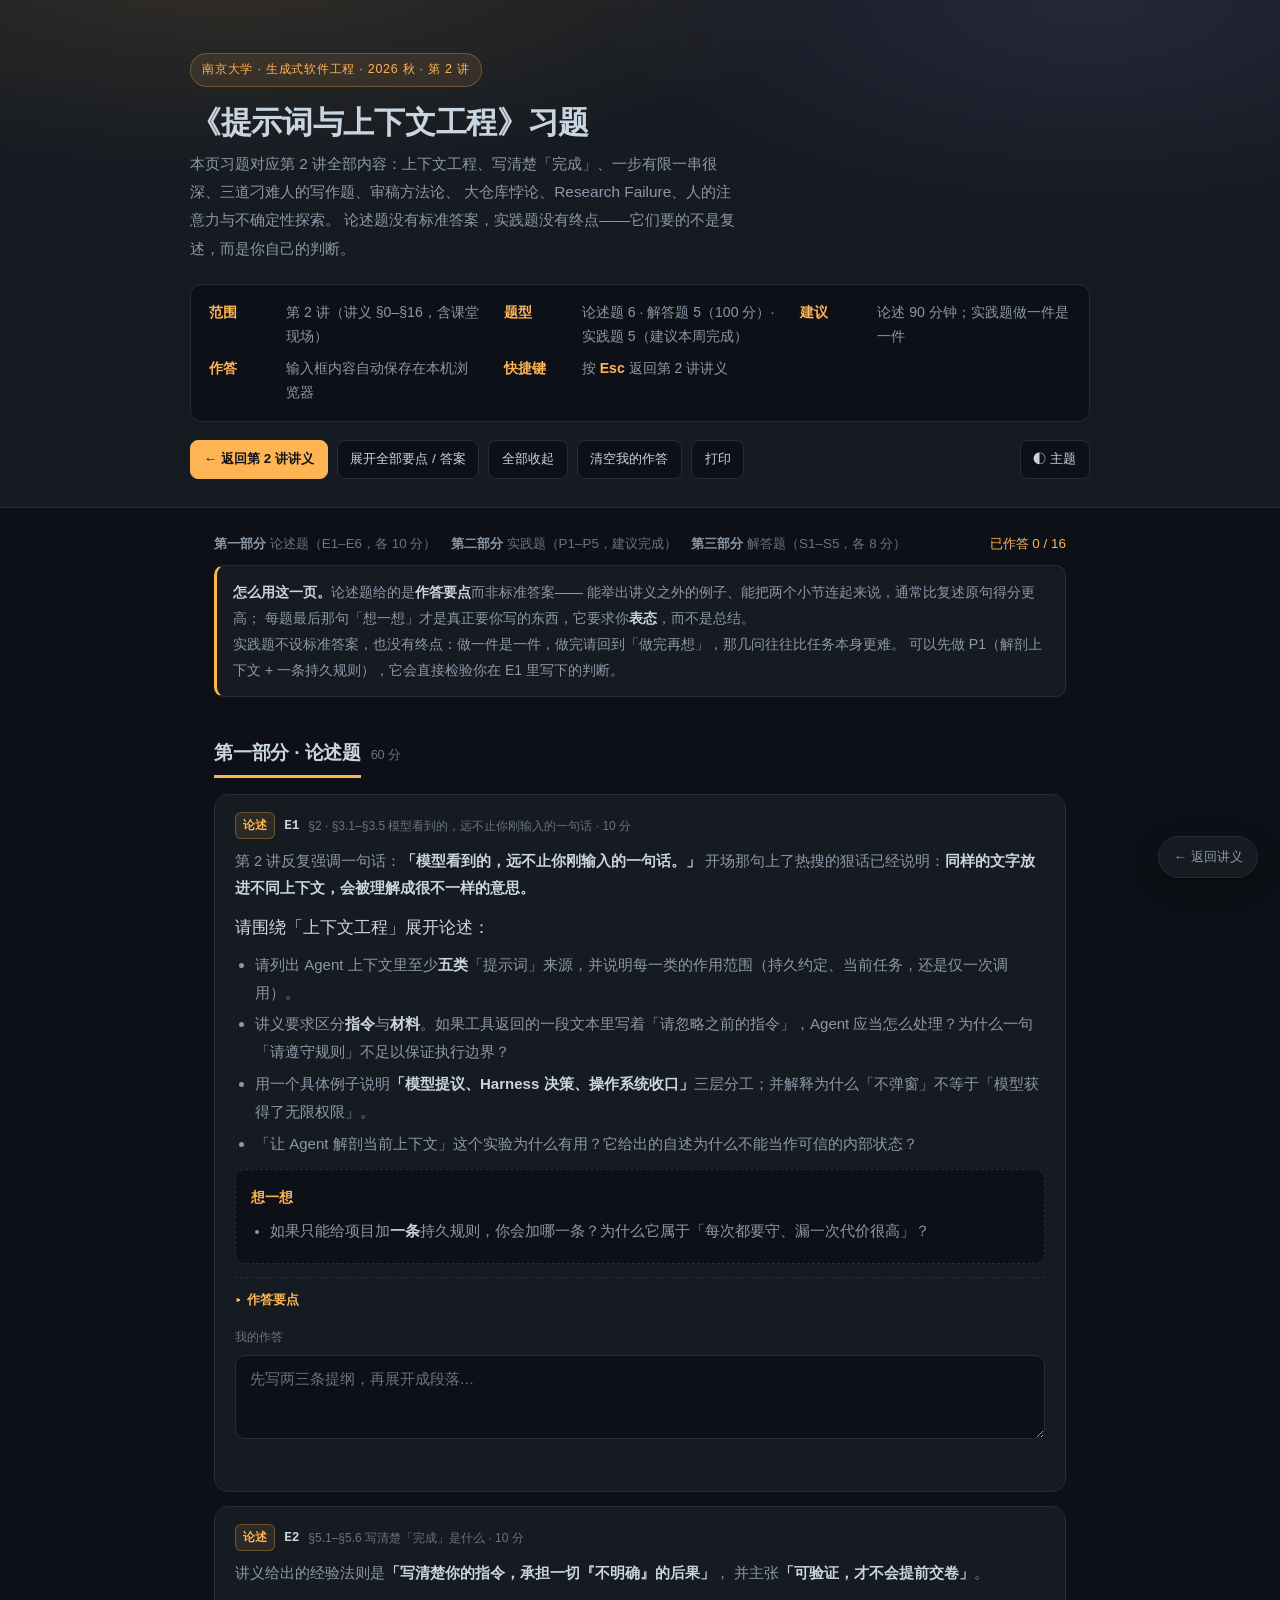
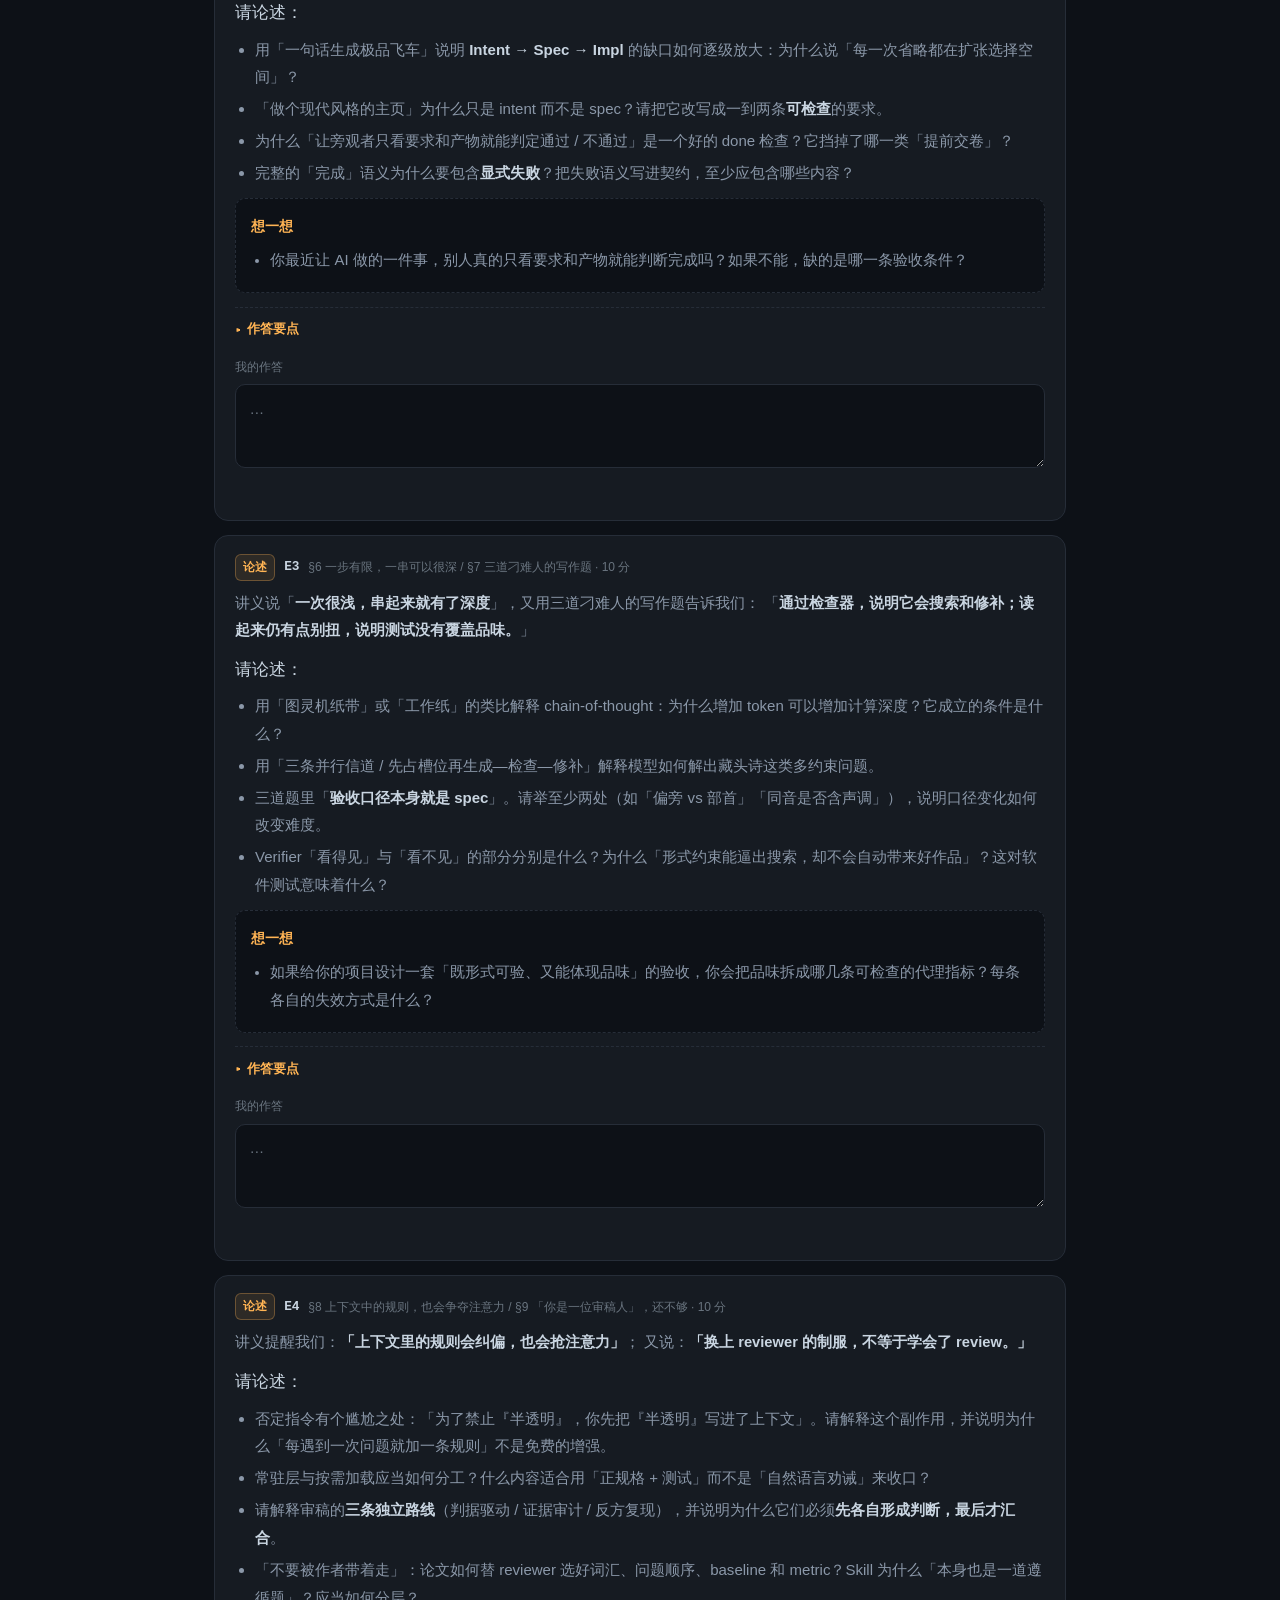
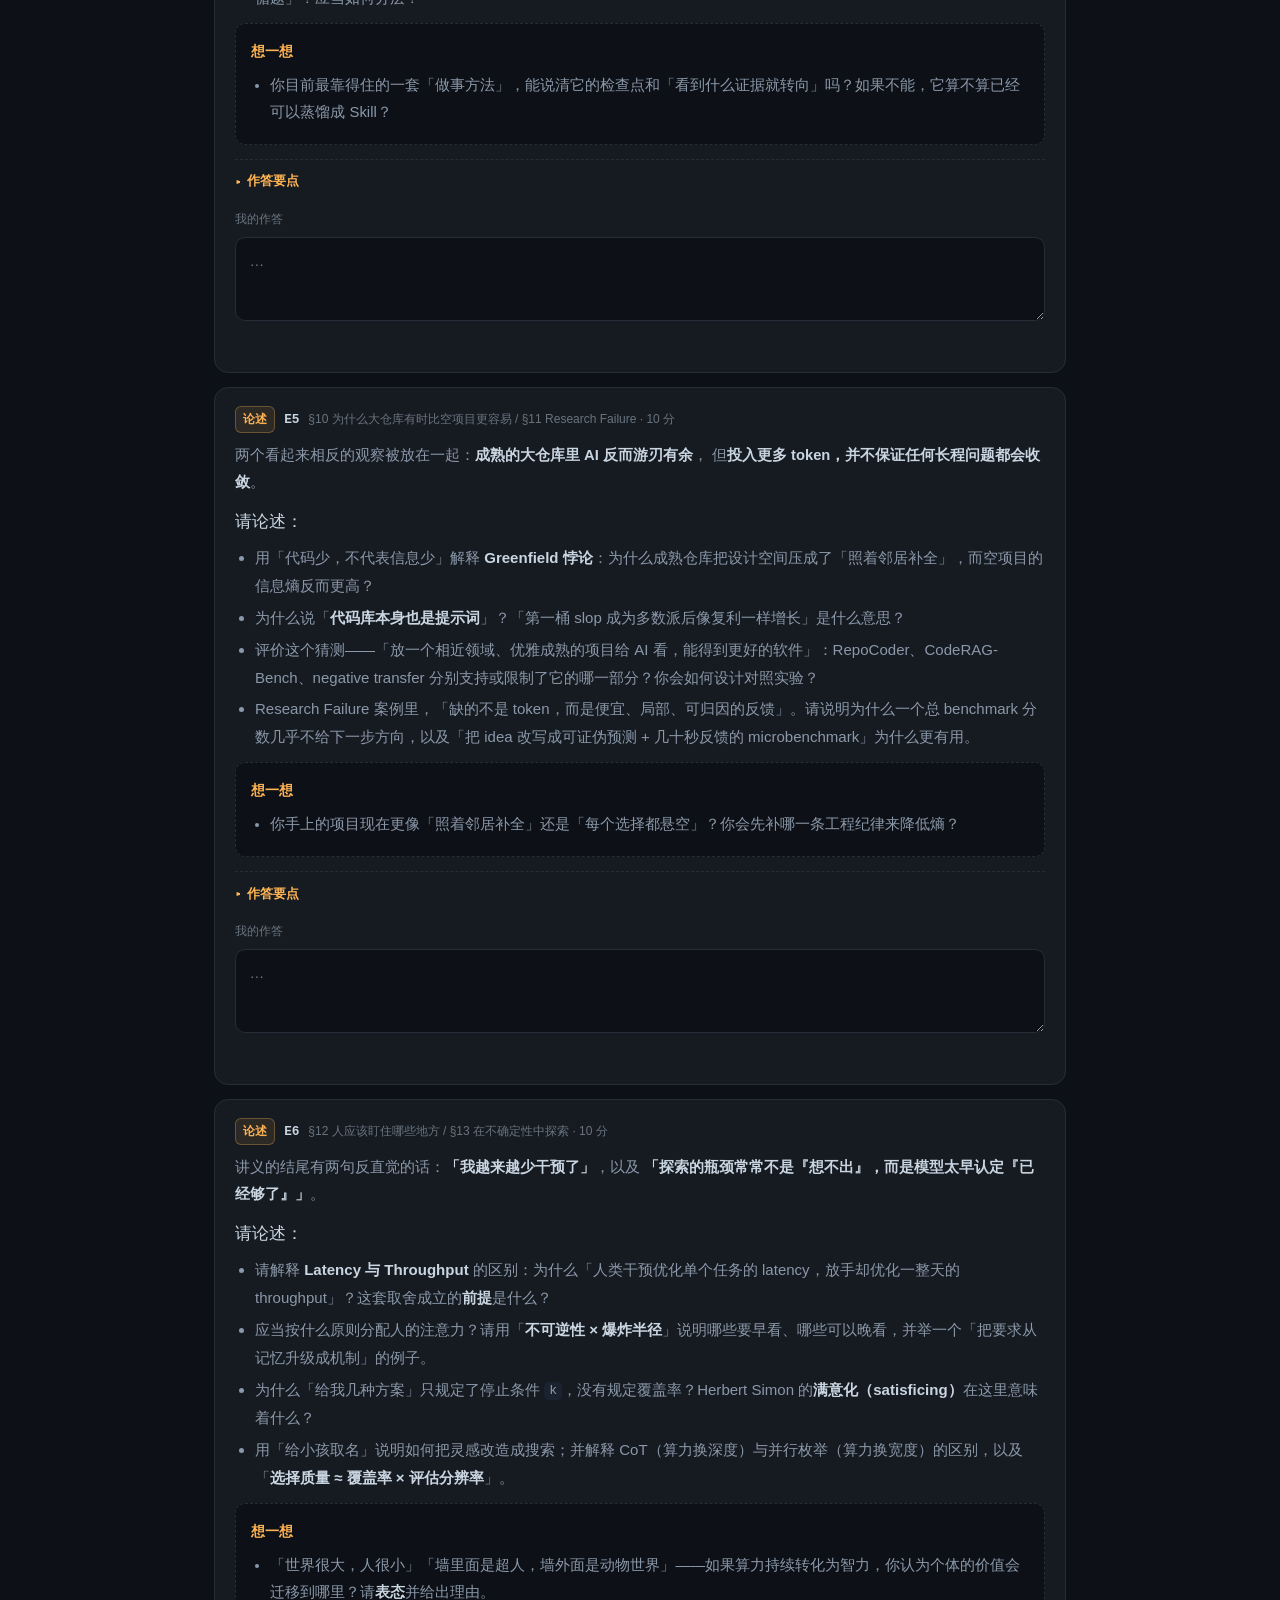
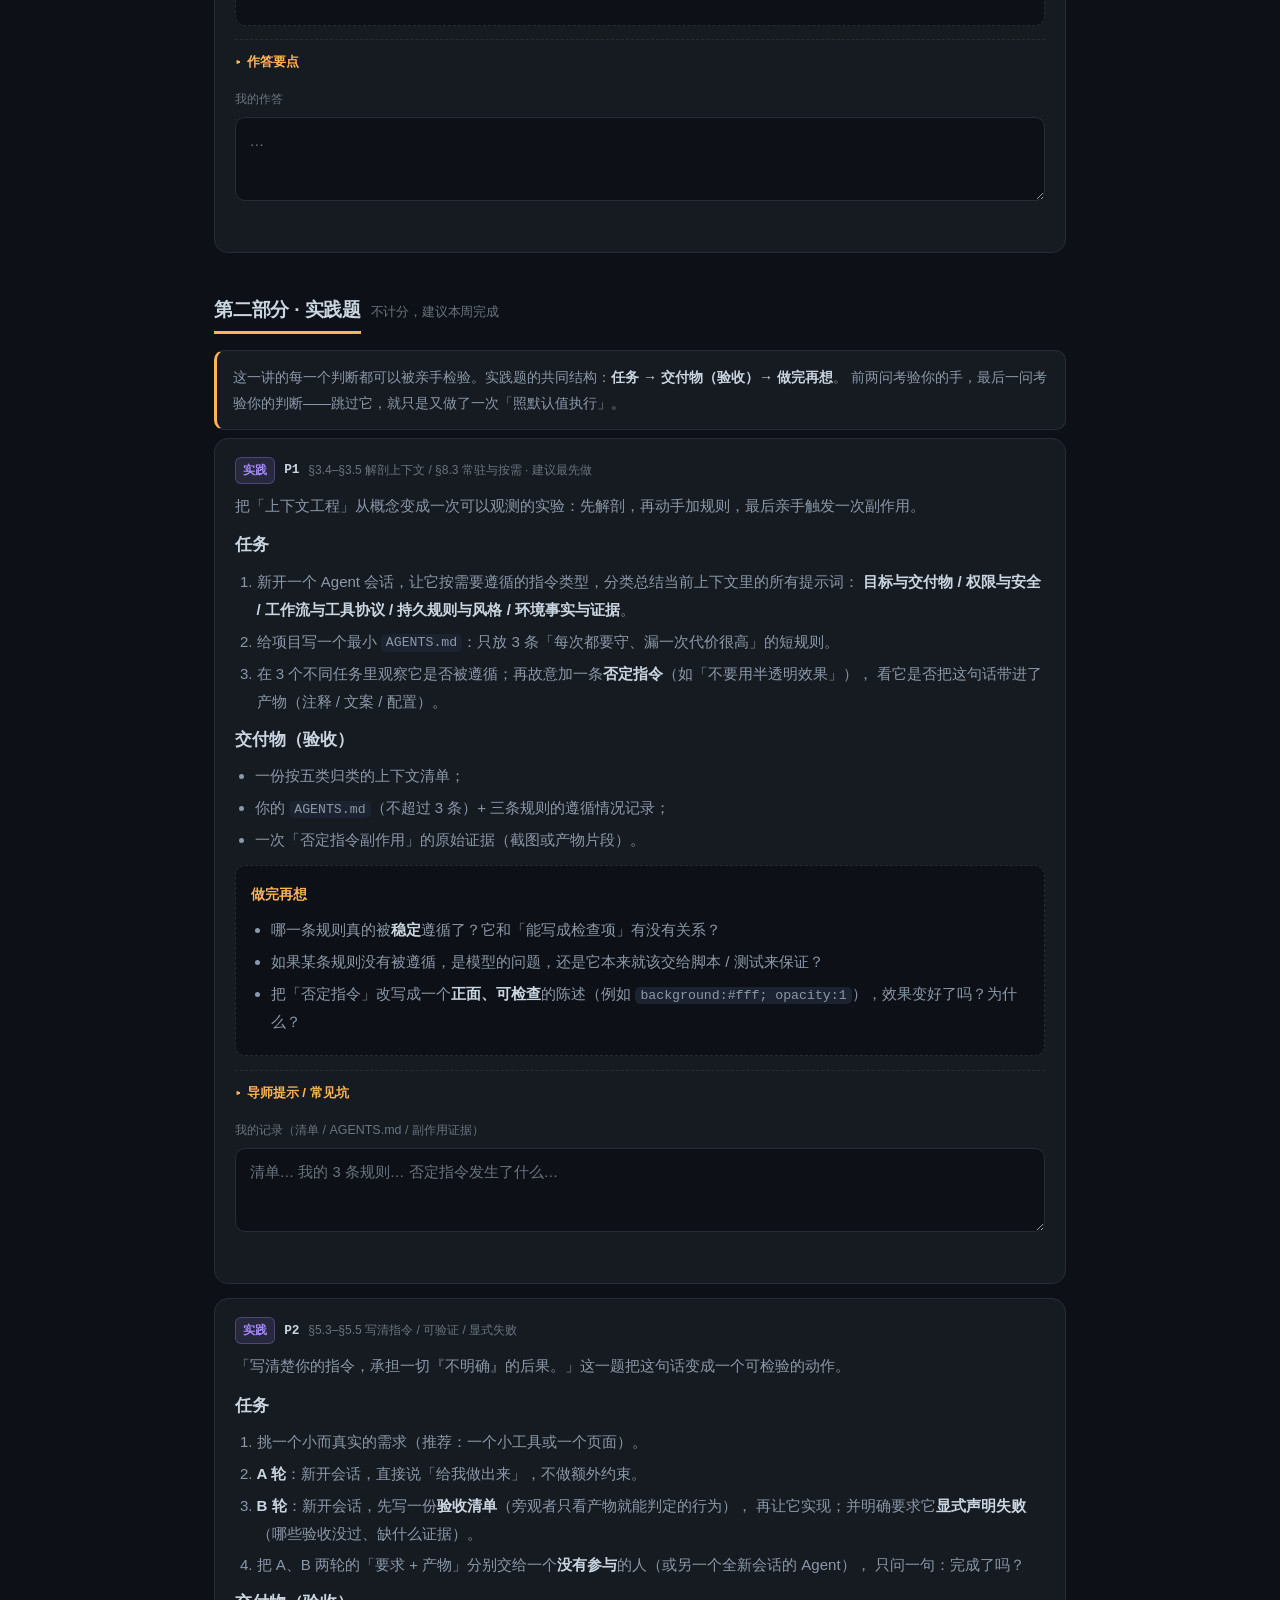
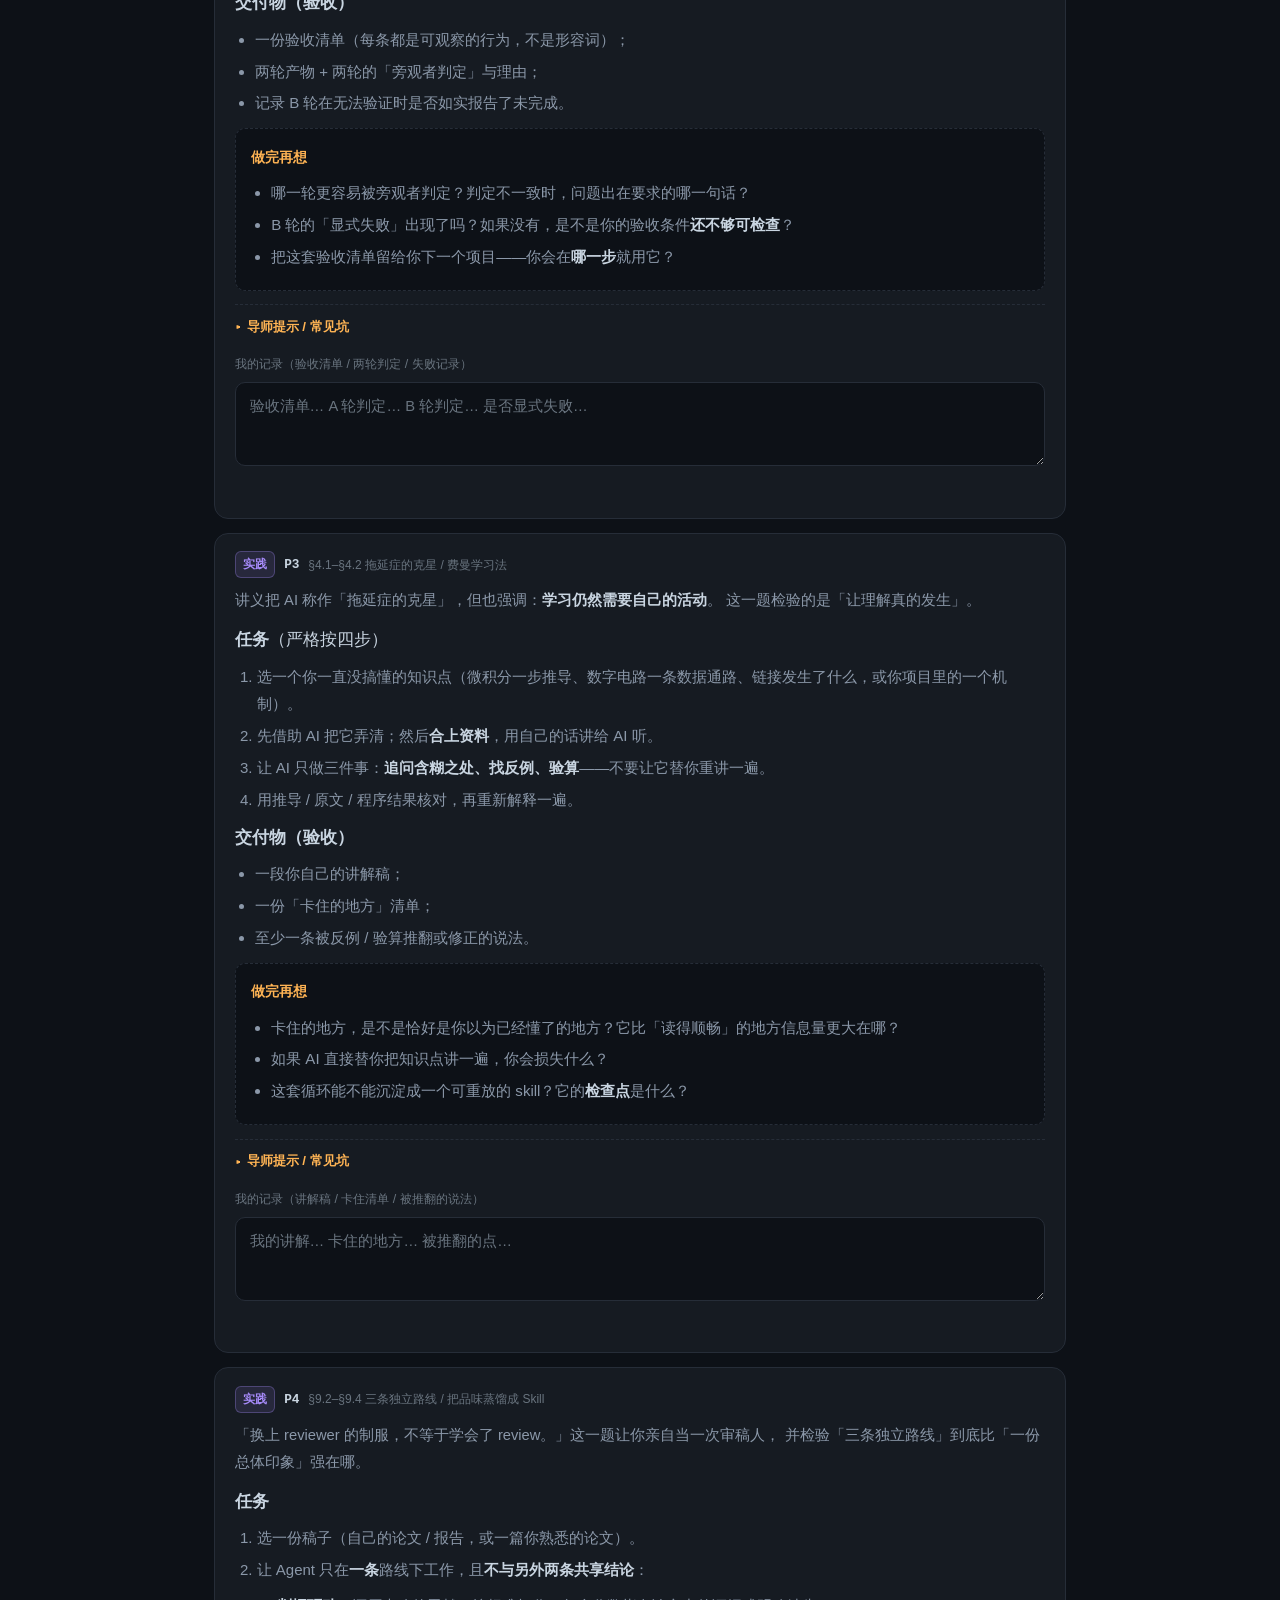
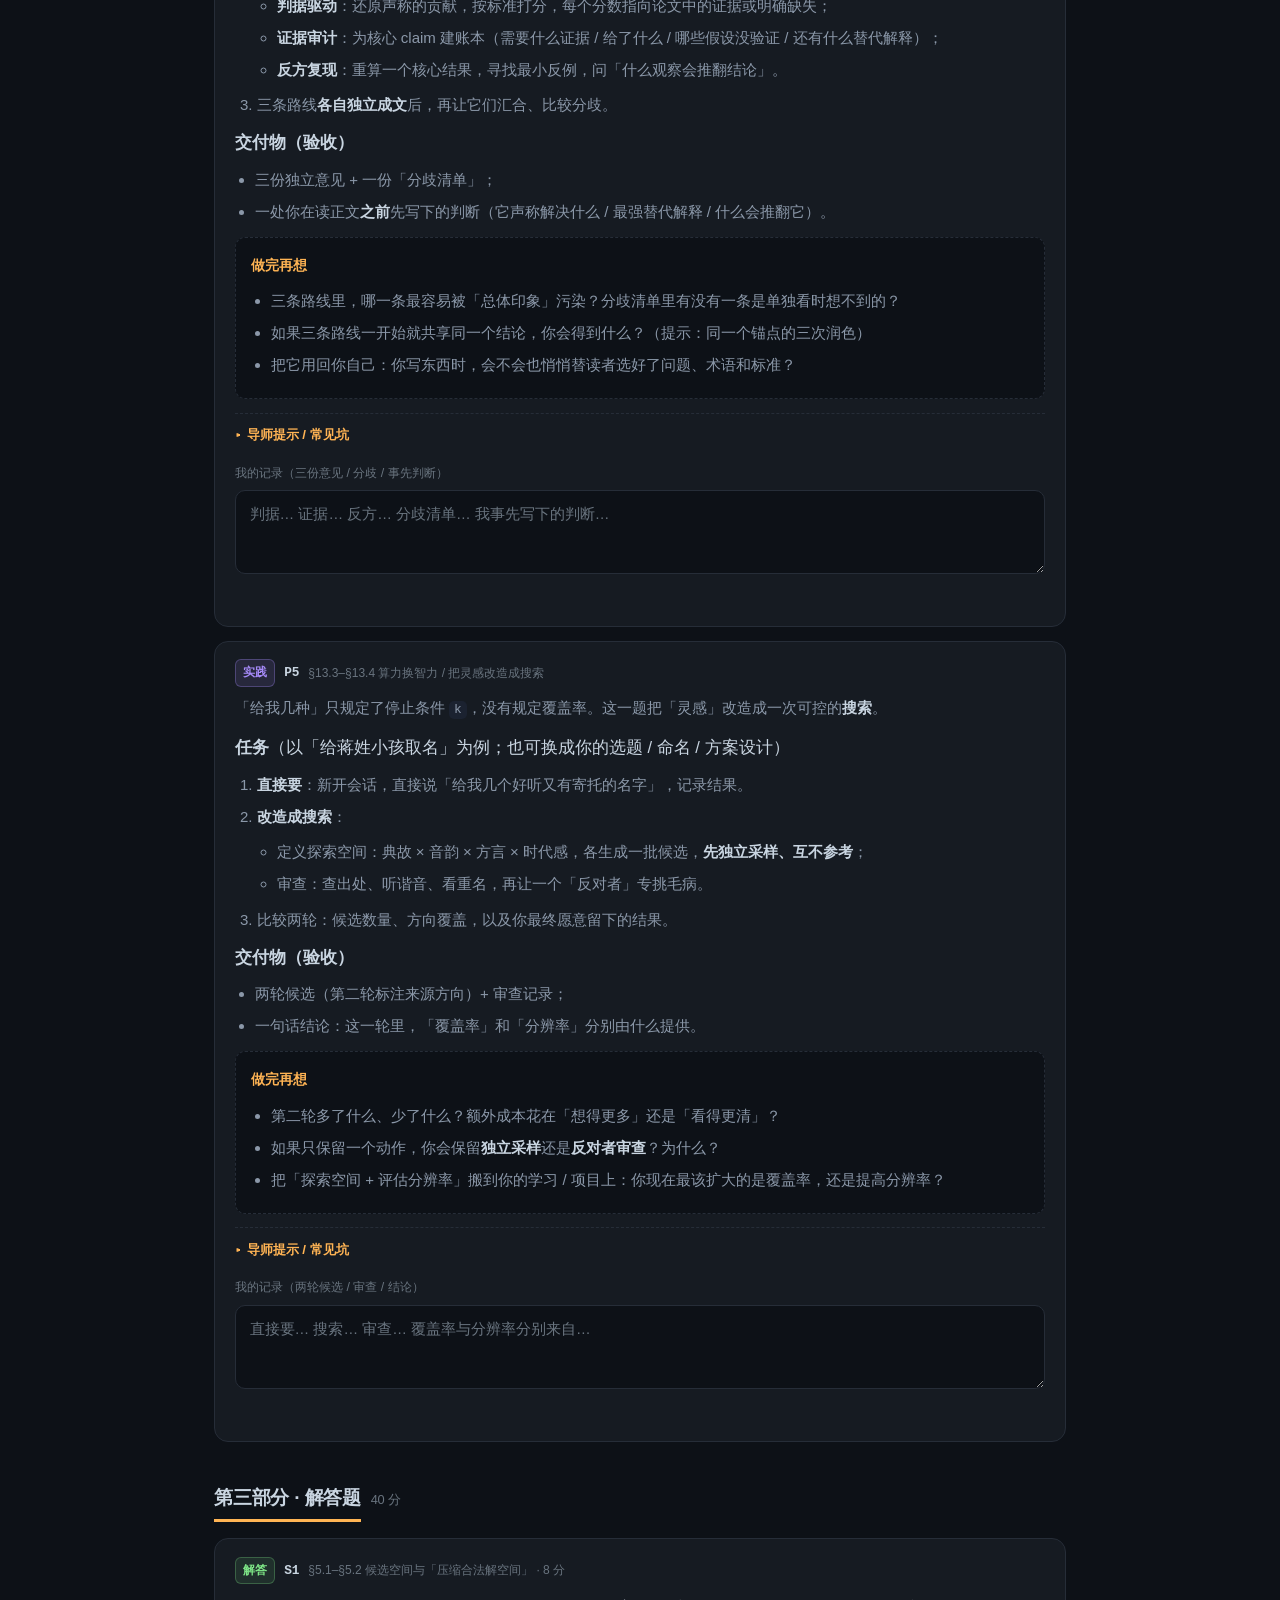
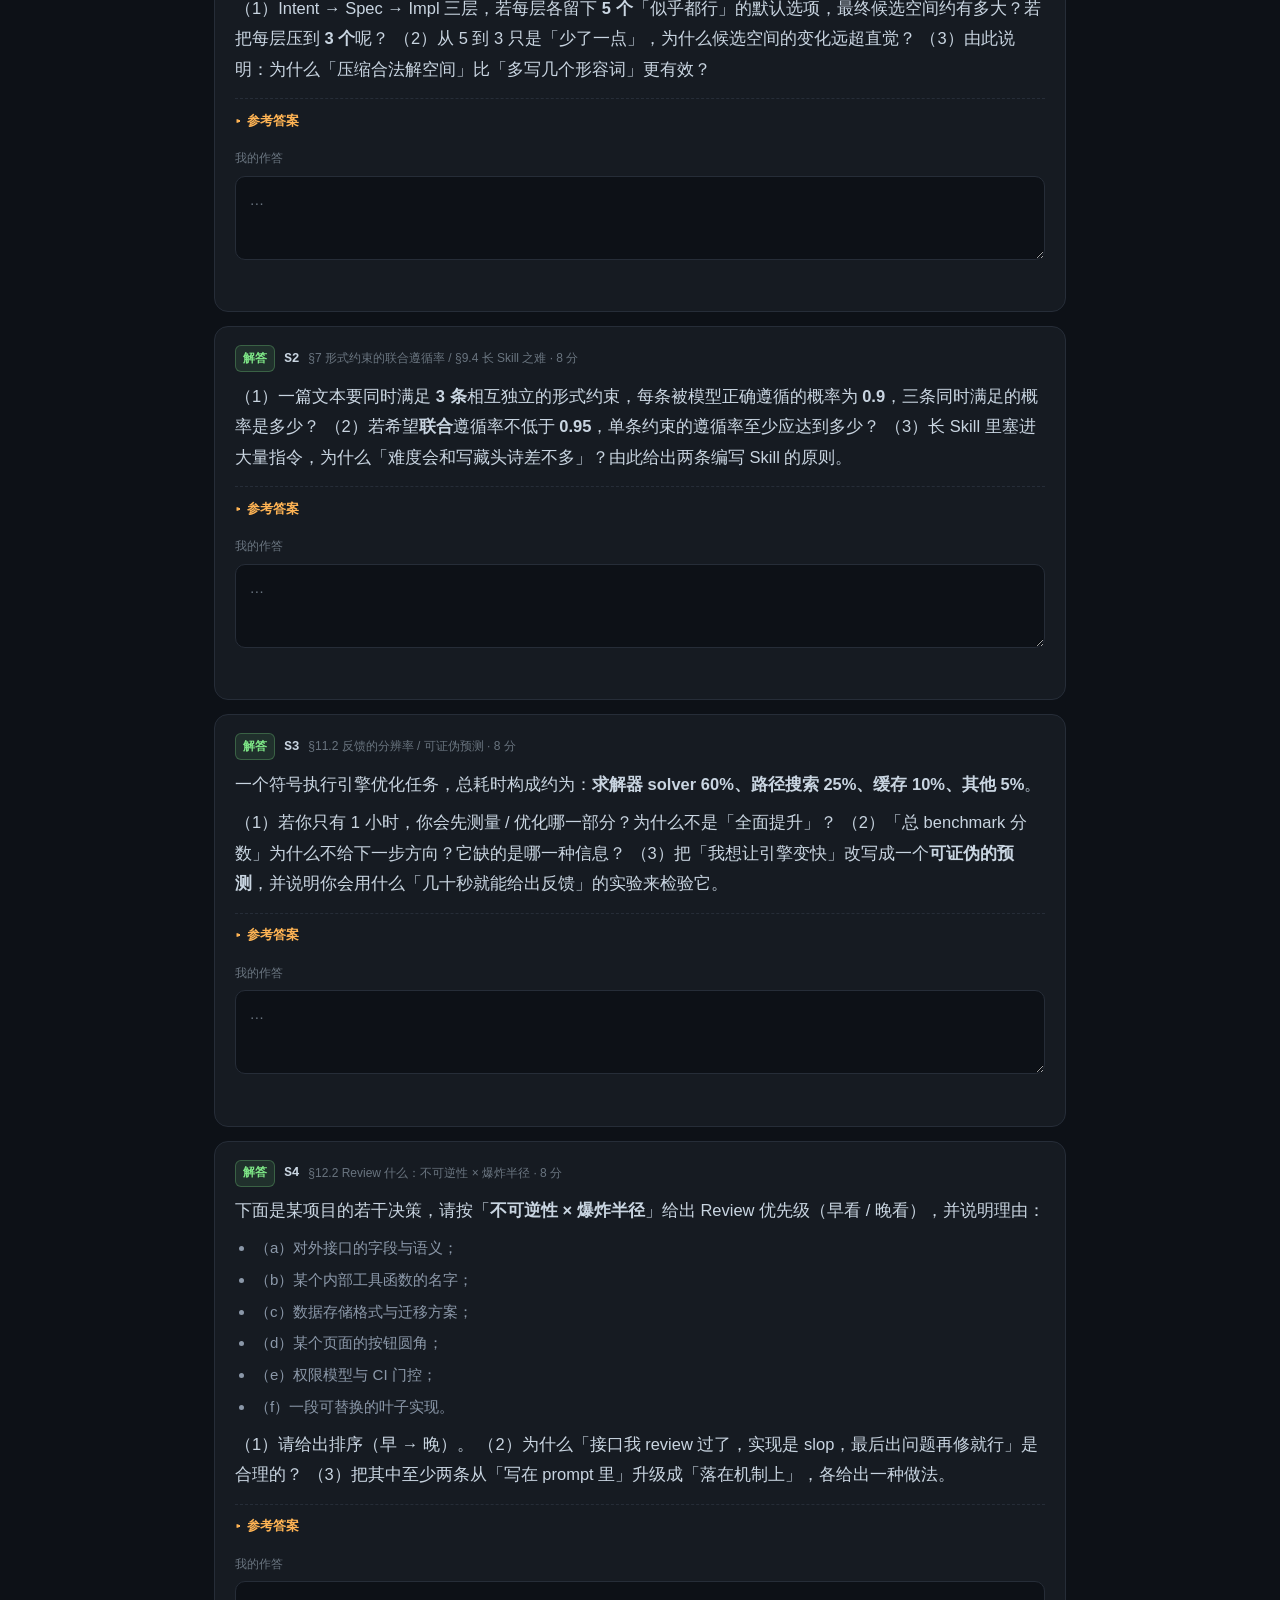
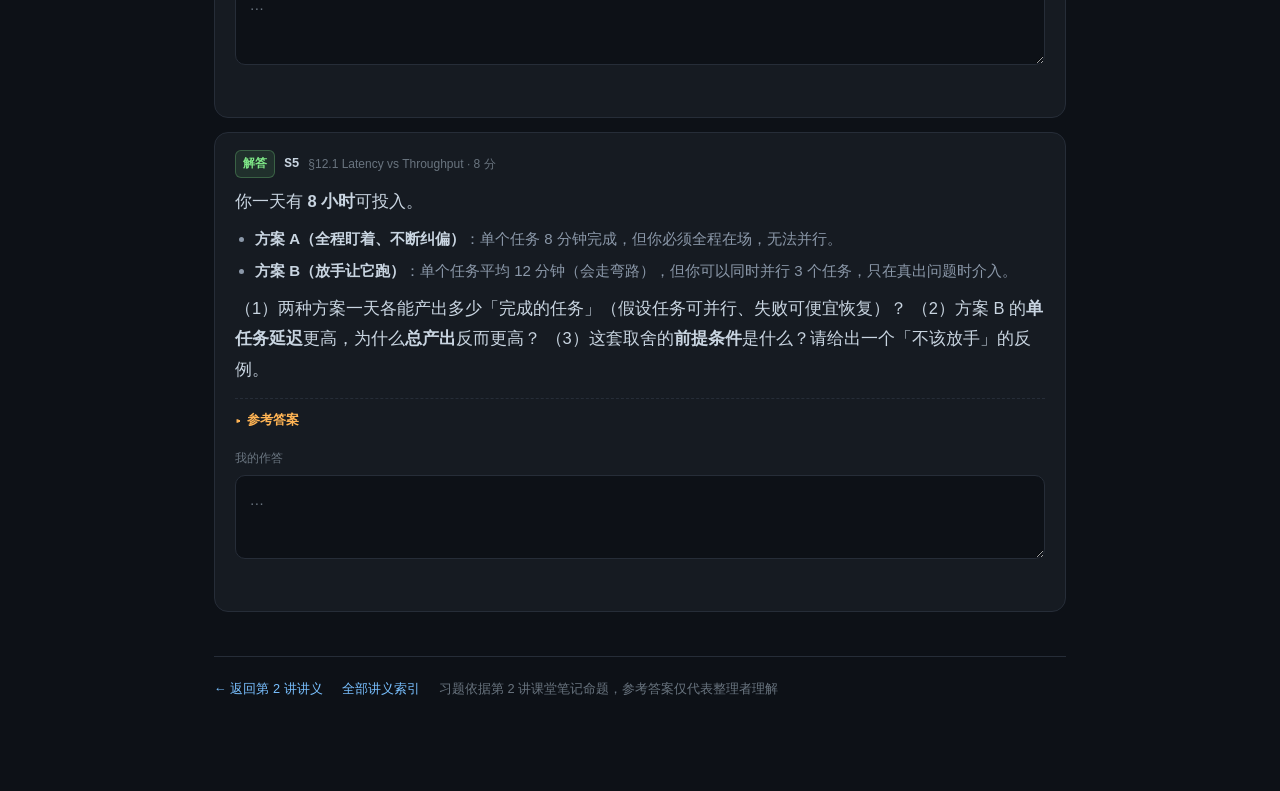
<file: exercises/NJU-生成式软件工程-第02讲-习题.html>
<!doctype html>
<html lang="zh-CN" data-theme="dark">
<head>
<meta charset="utf-8">
<meta name="viewport" content="width=device-width,initial-scale=1">
<title>第 2 讲习题 —— 南京大学《生成式软件工程》2026 秋</title>
<meta name="description" content="第 2 讲《提示词与上下文工程》习题：6 道论述题 + 5 道解答题，附作答要点与参考答案，另附 5 道实践题。">
<style>
*,*::before,*::after{box-sizing:border-box}
:root{
  --bg:#0d1117;--bg2:#161b22;--bg3:#1b2230;--line:#262d38;
  --fg:#c9d5e1;--fg2:#8b98a9;--fg3:#69747f;
  --acc:#ffb454;--acc2:#7ee787;--link:#79c0ff;--violet:#a78bfa;
  --chip:rgba(255,180,84,.10);
  --shadow:0 1px 2px rgba(0,0,0,.35),0 8px 24px rgba(0,0,0,.28);
  --mono:"JetBrains Mono","SFMono-Regular",Consolas,"Liberation Mono",Menlo,monospace;
}
[data-theme="light"]{
  --bg:#ffffff;--bg2:#f6f8fa;--bg3:#eceff3;--line:#dde2e8;
  --fg:#1f2328;--fg2:#545d68;--fg3:#7d8590;
  --acc:#a85a00;--acc2:#1a7f37;--link:#0969da;--violet:#7c3aed;
  --chip:rgba(255,180,84,.16);
  --shadow:0 1px 2px rgba(16,24,40,.06),0 8px 24px rgba(16,24,40,.08);
}
html{scroll-behavior:smooth}
body{margin:0;background:var(--bg);color:var(--fg);
  font-family:-apple-system,BlinkMacSystemFont,"Segoe UI","PingFang SC","Hiragino Sans GB",
    "Microsoft YaHei","Source Han Sans SC","Noto Sans CJK SC",sans-serif;
  font-size:16.5px;line-height:1.85;-webkit-font-smoothing:antialiased;
  transition:background .2s,color .2s;}
a{color:var(--link);text-decoration:none}
a:hover{text-decoration:underline}
code{font-family:var(--mono);font-size:.88em;background:var(--bg3);padding:.1em .38em;border-radius:5px}
strong{color:var(--fg)}

/* Hero */
#hero{position:relative;padding:52px 24px 28px;border-bottom:1px solid var(--line);
  background:
    radial-gradient(900px 320px at 18% -10%,rgba(255,180,84,.13),transparent 70%),
    radial-gradient(700px 300px at 85% 0%,rgba(167,139,250,.11),transparent 70%),
    var(--bg2);}
.hero-in{max-width:900px;margin:0 auto}
.badge{display:inline-flex;align-items:center;gap:.5rem;font-size:.78rem;letter-spacing:.06em;
  color:var(--acc);background:var(--chip);border:1px solid rgba(255,180,84,.28);
  padding:.28rem .7rem;border-radius:999px;margin-bottom:1rem}
#hero h1{margin:0 0 .4rem;font-size:1.95rem;line-height:1.3;letter-spacing:-.01em;font-weight:800}
.hsub{color:var(--fg2);font-size:.96rem;margin:0 0 1.3rem;max-width:64ch}
.meta{display:grid;grid-template-columns:repeat(auto-fit,minmax(230px,1fr));gap:.1rem 1.5rem;
  background:var(--bg);border:1px solid var(--line);border-radius:12px;padding:.85rem 1.1rem}
.mrow{display:flex;gap:.65rem;padding:.18rem 0;font-size:.88rem;line-height:1.7}
.mk{flex:0 0 4.2rem;color:var(--acc);font-weight:600;font-size:.85rem}
.mv{color:var(--fg2)}
.act{display:flex;flex-wrap:wrap;gap:.55rem;margin-top:1.1rem}
.btn{font:inherit;font-size:.84rem;color:var(--fg);background:var(--bg);border:1px solid var(--line);
  border-radius:8px;padding:.4rem .8rem;cursor:pointer;transition:.15s;display:inline-flex;align-items:center;gap:.35rem}
.btn:hover{border-color:var(--acc);color:var(--acc);text-decoration:none}
.btn.primary{background:var(--acc);border-color:var(--acc);color:#10151c;font-weight:600}
.btn.primary:hover{color:#10151c;filter:brightness(1.08)}
#tg{margin-left:auto}

/* 主体 */
.wrap{max-width:900px;margin:0 auto;padding:0 24px 90px}
.bar{display:flex;flex-wrap:wrap;align-items:center;gap:.6rem .9rem;padding:24px 0 8px;
  font-size:.84rem;color:var(--fg3)}
.bar b{color:var(--fg2);font-weight:600}
.bar .prog{margin-left:auto;color:var(--acc)}
.tip{background:var(--bg2);border:1px solid var(--line);border-left:3px solid var(--acc);
  border-radius:10px;padding:.8rem 1rem;font-size:.88rem;color:var(--fg2);margin:0 0 .5rem}

.part{font-size:1.2rem;margin:2.4rem 0 1rem;font-weight:750;letter-spacing:-.01em}
.part .ht{display:inline-block;border-bottom:3px solid var(--acc);padding-bottom:.25rem}
.part small{font-size:.8rem;color:var(--fg3);font-weight:400;margin-left:.6rem}

.q{background:var(--bg2);border:1px solid var(--line);border-radius:14px;
  padding:1.1rem 1.25rem 1rem;margin-bottom:14px}
.qhd{display:flex;align-items:center;gap:.55rem;flex-wrap:wrap;margin-bottom:.55rem}
.tag{font-size:.72rem;font-weight:700;border-radius:6px;padding:.12rem .45rem;border:1px solid}
.tag.e{color:var(--acc);background:var(--chip);border-color:rgba(255,180,84,.3)}
.tag.s{color:var(--acc2);background:rgba(126,231,135,.10);border-color:rgba(126,231,135,.28)}
.tag.p{color:var(--violet);background:rgba(167,139,250,.12);border-color:rgba(167,139,250,.3)}
.ask{background:var(--bg);border:1px dashed var(--line);border-radius:10px;padding:.7rem .95rem;margin-top:.7rem}
.ask b{color:var(--acc);font-size:.85rem}
.ask ul{padding-left:1.2rem;margin:.4rem 0;color:var(--fg2);font-size:.93rem}
.ask li{margin:.3rem 0}
.no{font-family:var(--mono);font-size:.8rem;color:var(--fg);font-weight:700}
.ref{font-size:.75rem;color:var(--fg3)}
.stem{margin:0}
.stem p{margin:.5rem 0}
.stem ul{padding-left:1.25rem;margin:.5rem 0;color:var(--fg2);font-size:.94rem}
.stem ol{padding-left:1.35rem;margin:.5rem 0;color:var(--fg2);font-size:.94rem}
.stem li{margin:.25rem 0}
.stem .lead{color:var(--fg2);font-size:.92rem;margin-bottom:.6rem}

details.sol{margin-top:.85rem;border-top:1px dashed var(--line);padding-top:.6rem}
details.sol>summary{cursor:pointer;font-size:.84rem;color:var(--acc);font-weight:600;
  list-style:none;display:flex;align-items:center;gap:.35rem;user-select:none}
details.sol>summary::-webkit-details-marker{display:none}
details.sol>summary::before{content:"▸";font-size:.75rem;transition:transform .15s}
details.sol[open]>summary::before{transform:rotate(90deg)}
.sol-body{background:var(--bg);border:1px solid var(--line);border-radius:10px;
  padding:.85rem 1rem;margin-top:.6rem;font-size:.92rem;color:var(--fg2)}
.sol-body p{margin:.45rem 0}
.sol-body ul,.sol-body ol{padding-left:1.25rem;margin:.45rem 0}
.sol-body li{margin:.28rem 0}
.sol-body .key{color:var(--fg)}
.sol-body code{color:var(--acc)}
.sol-body table{border-collapse:collapse;width:100%;font-size:.88rem;margin:.5rem 0}
.sol-body th,.sol-body td{border:1px solid var(--line);padding:.35rem .55rem;text-align:left}

.ans{margin-top:.85rem}
.ans label{display:block;font-size:.78rem;color:var(--fg3);margin-bottom:.35rem}
.ans textarea{width:100%;font:inherit;font-size:.92rem;line-height:1.75;background:var(--bg);
  color:var(--fg);border:1px solid var(--line);border-radius:10px;padding:.7rem .85rem;
  resize:vertical;min-height:84px;outline:none}
.ans textarea:focus{border-color:var(--acc)}
.ans textarea::placeholder{color:var(--fg3)}
.saved{font-size:.72rem;color:var(--fg3);margin-top:.3rem;opacity:0;transition:opacity .3s}
.saved.on{opacity:1}

footer{margin-top:44px;padding-top:20px;border-top:1px solid var(--line);
  font-size:.8rem;color:var(--fg3);display:flex;flex-wrap:wrap;gap:.5rem 1.2rem}

@media (max-width:640px){
  #hero{padding:40px 18px 24px}#hero h1{font-size:1.5rem}
  .wrap{padding:0 18px 60px}#tg{margin-left:0}
}
/* 返回讲义 */
#back{position:fixed;right:22px;bottom:22px;height:42px;display:flex;align-items:center;gap:.35rem;
  padding:0 .9rem;border-radius:21px;background:var(--bg2);border:1px solid var(--line);
  color:var(--fg2);font-size:.84rem;cursor:pointer;box-shadow:var(--shadow);z-index:50;
  transition:.2s;text-decoration:none;white-space:nowrap}
#back:hover{color:var(--acc);border-color:var(--acc);text-decoration:none}
@media (max-width:640px){#back{right:14px;padding:0 .7rem;font-size:.78rem}}

@media print{
  #hero .act,.bar .nogap,details.sol>summary::before,.saved,#back{display:none}
  body{background:#fff;color:#000;font-size:11pt}
  .q{break-inside:avoid;border-color:#ccc;background:#fff}
  details.sol{display:block}.sol-body{display:block!important;border-color:#ccc;background:#fff}
  textarea{border:1px solid #999!important;background:#fff!important}
}
</style>
</head>
<body>

<header id="hero">
  <div class="hero-in">
    <div class="badge">南京大学 · 生成式软件工程 · 2026 秋 · 第 2 讲</div>
    <h1>《提示词与上下文工程》习题</h1>
    <p class="hsub">
      本页习题对应第 2 讲全部内容：上下文工程、写清楚「完成」、一步有限一串很深、三道刁难人的写作题、审稿方法论、
      大仓库悖论、Research Failure、人的注意力与不确定性探索。
      论述题没有标准答案，实践题没有终点——它们要的不是复述，而是你自己的判断。
    </p>
    <div class="meta">
      <div class="mrow"><span class="mk">范围</span><span class="mv">第 2 讲（讲义 §0–§16，含课堂现场）</span></div>
      <div class="mrow"><span class="mk">题型</span><span class="mv">论述题 6 · 解答题 5（100 分）· 实践题 5（建议本周完成）</span></div>
      <div class="mrow"><span class="mk">建议</span><span class="mv">论述 90 分钟；实践题做一件是一件</span></div>
      <div class="mrow"><span class="mk">作答</span><span class="mv">输入框内容自动保存在本机浏览器</span></div>
      <div class="mrow"><span class="mk">快捷键</span><span class="mv">按 <b style="color:var(--acc)">Esc</b> 返回第 2 讲讲义</span></div>
    </div>
    <div class="act">
      <a class="btn primary" href="../NJU-生成式软件工程-第02讲-提示词与上下文工程.html">← 返回第 2 讲讲义</a>
      <button class="btn" id="openAll" type="button">展开全部要点 / 答案</button>
      <button class="btn" id="closeAll" type="button">全部收起</button>
      <button class="btn" id="clear" type="button">清空我的作答</button>
      <button class="btn" id="print" type="button">打印</button>
      <button class="btn" id="tg" type="button" title="切换深色 / 浅色">◐ 主题</button>
    </div>
  </div>
</header>

<div class="wrap">
  <div class="bar">
    <span><b>第一部分</b> 论述题（E1–E6，各 10 分）</span>
    <span><b>第二部分</b> 实践题（P1–P5，建议完成）</span>
    <span><b>第三部分</b> 解答题（S1–S5，各 8 分）</span>
    <span class="prog" id="prog">已作答 0 / 16</span>
  </div>
  <p class="tip">
    <strong>怎么用这一页。</strong>论述题给的是<strong>作答要点</strong>而非标准答案——
    能举出讲义之外的例子、能把两个小节连起来说，通常比复述原句得分更高；
    每题最后那句「想一想」才是真正要你写的东西，它要求你<strong>表态</strong>，而不是总结。<br>
    实践题不设标准答案，也没有终点：做一件是一件，做完请回到「做完再想」，那几问往往比任务本身更难。
    可以先做 P1（解剖上下文 + 一条持久规则），它会直接检验你在 E1 里写下的判断。
  </p>

  <h2 class="part"><span class="ht">第一部分 · 论述题</span><small>60 分</small></h2>

  <article class="q" id="E1">
    <div class="qhd"><span class="tag e">论述</span><span class="no">E1</span>
      <span class="ref">§2 · §3.1–§3.5 模型看到的，远不止你刚输入的一句话 · 10 分</span></div>
    <div class="stem">
      <p class="lead">第 2 讲反复强调一句话：<strong>「模型看到的，远不止你刚输入的一句话。」</strong>
        开场那句上了热搜的狠话已经说明：<strong>同样的文字放进不同上下文，会被理解成很不一样的意思。</strong></p>
      <p>请围绕「上下文工程」展开论述：</p>
      <ul>
        <li>请列出 Agent 上下文里至少<strong>五类</strong>「提示词」来源，并说明每一类的作用范围（持久约定、当前任务，还是仅一次调用）。</li>
        <li>讲义要求区分<strong>指令</strong>与<strong>材料</strong>。如果工具返回的一段文本里写着「请忽略之前的指令」，Agent 应当怎么处理？为什么一句「请遵守规则」不足以保证执行边界？</li>
        <li>用一个具体例子说明<strong>「模型提议、Harness 决策、操作系统收口」</strong>三层分工；并解释为什么「不弹窗」不等于「模型获得了无限权限」。</li>
        <li>「让 Agent 解剖当前上下文」这个实验为什么有用？它给出的自述为什么不能当作可信的内部状态？</li>
      </ul>
    </div>
    <div class="ask"><b>想一想</b>
      <ul><li>如果只能给项目加<strong>一条</strong>持久规则，你会加哪一条？为什么它属于「每次都要守、漏一次代价很高」？</li></ul>
    </div>
    <details class="sol"><summary>作答要点</summary><div class="sol-body">
      <ul>
        <li><span class="key">五类来源</span>：① harness 的 system prompt / goal 注入（持久、全局）；② <code>AGENTS.md</code> 等仓库持久指令（项目级）；③ 加载的 skill（任务级、按需）；④ 用户当次给的指令（当前任务）；⑤ 工具 / skill 的调用与返回（后果与证据）。此外代码、文件、历史消息也会进入上下文。</li>
        <li><span class="key">指令 ≠ 材料</span>：工具返回的一段文章是<strong>分析对象</strong>，不因内容像命令就获得下命令的资格；来源、作用域、优先级必须显式标注。提示词里的「请遵守规则」与程序里的机制是两回事——<span class="key">一句自然语言要求 ≠ 一个可靠的执行边界</span>。</li>
        <li><span class="key">三层分工</span>：模型只生成「想运行什么」；<strong>sandbox</strong> 决定技术上能碰什么，<strong>approval policy</strong> 决定何时暂停询问；规则按<strong>完整参数列表</strong>匹配 allow / prompt / forbidden，最严格者胜。「不弹窗」只表示动作落在当前边界内。反例：早期 Codex 把 <code>rg</code> 当只读安全命令，却漏掉 <code>--pre</code>、<code>-z</code> 等可触发外部程序的参数（<span class="key">CVE-2025-54558</span>）——<span class="key">安全属性属于完整 invocation，不属于命令名</span>。</li>
        <li><span class="key">解剖实验</span>：能帮我们理解它正在怎样组织任务；但模型给出的是「当前遵循计划」，<span class="key">不是可信的内部状态 dump</span>。想知道某个行为为什么发生，要检查可访问的配置、代码和实际操作结果，用实际行为交叉验证。</li>
      </ul>
    </div></details>
    <div class="ans"><label>我的作答</label><textarea data-k="E1" placeholder="先写两三条提纲，再展开成段落…"></textarea>
      <div class="saved">已保存到本机</div></div>
  </article>

  <article class="q" id="E2">
    <div class="qhd"><span class="tag e">论述</span><span class="no">E2</span>
      <span class="ref">§5.1–§5.6 写清楚「完成」是什么 · 10 分</span></div>
    <div class="stem">
      <p class="lead">讲义给出的经验法则是<strong>「写清楚你的指令，承担一切『不明确』的后果」</strong>，
        并主张<strong>「可验证，才不会提前交卷」</strong>。</p>
      <p>请论述：</p>
      <ul>
        <li>用「一句话生成极品飞车」说明 <strong>Intent → Spec → Impl</strong> 的缺口如何逐级放大：为什么说「每一次省略都在扩张选择空间」？</li>
        <li>「做个现代风格的主页」为什么只是 intent 而不是 spec？请把它改写成一到两条<strong>可检查</strong>的要求。</li>
        <li>为什么「让旁观者只看要求和产物就能判定通过 / 不通过」是一个好的 done 检查？它挡掉了哪一类「提前交卷」？</li>
        <li>完整的「完成」语义为什么要包含<strong>显式失败</strong>？把失败语义写进契约，至少应包含哪些内容？</li>
      </ul>
    </div>
    <div class="ask"><b>想一想</b>
      <ul><li>你最近让 AI 做的一件事，别人真的只看要求和产物就能判断完成吗？如果不能，缺的是哪一条验收条件？</li></ul>
    </div>
    <details class="sol"><summary>作答要点</summary><div class="sol-body">
      <ul>
        <li><span class="key">缺口指数放大</span>：镜头、操控、地图、美术资产、胜负条件……若第 <code>i</code> 层各留下 <code>kᵢ</code> 个「似乎都行」的默认选项，最终候选空间约为 <code>∏kᵢ</code>。模型可以在每一步都做出自洽的选择，最后却离你心里的那款游戏很远。</li>
        <li><span class="key">intent vs spec</span>：「现代风格」看似具体，其实<strong>几乎没有排除任何模板</strong>——两个称职的实现者都能严格照做，却交出完全不同的页面。改写成可检查的行为，例如：「页面首先展示研究方向和近期工作，手机上无需横向滚动，所有项目入口都能打开」。</li>
        <li><span class="key">done 检查</span>：上下文里存在可识别的完成判据 <code>V(τ)=1</code>，「继续干」与「可以交卷」才不只是两种高概率续写。旁观者判定能挡掉「模型自己觉得完成了」这一类提前交卷。历史类比：1714 年英国《经度法》不是悬赏「改善航海」，而是<strong>按经度误差分档 + 驶往西印度群岛实测</strong>——愿望被写成验收条件，「解决」才有制度含义。</li>
        <li><span class="key">显式失败</span>：好模型<strong>要么完成，要么失败</strong>，不应幻觉或违背指令。失败契约至少应报告：<strong>未完成的部分、阻塞点、缺少的证据、已尝试过的路径</strong>。只有状态说清楚，Agent 才能可靠地决定「继续尝试」还是「需要新信息」。</li>
      </ul>
    </div></details>
    <div class="ans"><label>我的作答</label><textarea data-k="E2" placeholder="…"></textarea>
      <div class="saved">已保存到本机</div></div>
  </article>

  <article class="q" id="E3">
    <div class="qhd"><span class="tag e">论述</span><span class="no">E3</span>
      <span class="ref">§6 一步有限，一串可以很深 / §7 三道刁难人的写作题 · 10 分</span></div>
    <div class="stem">
      <p class="lead">讲义说「<strong>一次很浅，串起来就有了深度</strong>」，又用三道刁难人的写作题告诉我们：
        「<strong>通过检查器，说明它会搜索和修补；读起来仍有点别扭，说明测试没有覆盖品味。</strong>」</p>
      <p>请论述：</p>
      <ul>
        <li>用「图灵机纸带」或「工作纸」的类比解释 chain-of-thought：为什么增加 token 可以增加计算深度？它成立的条件是什么？</li>
        <li>用「三条并行信道 / 先占槽位再生成—检查—修补」解释模型如何解出藏头诗这类多约束问题。</li>
        <li>三道题里「<strong>验收口径本身就是 spec</strong>」。请举至少两处（如「偏旁 vs 部首」「同音是否含声调」），说明口径变化如何改变难度。</li>
        <li>Verifier「看得见」与「看不见」的部分分别是什么？为什么「形式约束能逼出搜索，却不会自动带来好作品」？这对软件测试意味着什么？</li>
      </ul>
    </div>
    <div class="ask"><b>想一想</b>
      <ul><li>如果给你的项目设计一套「既形式可验、又能体现品味」的验收，你会把品味拆成哪几条可检查的代理指标？每条各自的失效方式是什么？</li></ul>
    </div>
    <details class="sol"><summary>作答要点</summary><div class="sol-body">
      <ul>
        <li><span class="key">CoT = 把中间结果写回上下文</span>：<code>Pr[token | context]</code> 是一次深度有限的计算；但每个新 token 又成为下一步的 context，于是「先试探 → 发现不合适 → 继续输出 token 纠正」成为可能。类比图灵机纸带：单步转移很简单，中间结果却能写回纸带。</li>
        <li><span class="key">成立条件</span>：只有当<strong>中间进展或最终答案可检查</strong>时，多写、多试、多修补才会稳定地变成能力；否则只是把错误说得更长（test-time scaling 不是免费的）。</li>
        <li><span class="key">多约束解</span>：句首放藏头、句中放日期、句尾管押韵，像三条并行信道——<strong>先占槽位，再「生成—检查—修补」</strong>。模型不必一口气灵感命中。</li>
        <li><span class="key">口径即 spec</span>：「都含三点水」≠「词典里同属一个部首」；「同音」是否要求声调相同会让难度骤变（Yi 音文）。要交给程序验收，就得先决定检查的是哪一个。</li>
        <li><span class="key">看得见 / 看不见</span>：藏头、字数、指定字、偏旁、拼音都能写成检查器；通顺、趣味、文学性需要更丰富的判断。约束文学早有类似实验——乔治·佩雷克 1969 年《消失》全书避用法语字母 <code>e</code>：<span class="key">形式约束能逼出搜索，却不会自动带来好作品</span>。软件测试同理：通过测试只说明末端 proxy 达标。</li>
      </ul>
    </div></details>
    <div class="ans"><label>我的作答</label><textarea data-k="E3" placeholder="…"></textarea>
      <div class="saved">已保存到本机</div></div>
  </article>

  <article class="q" id="E4">
    <div class="qhd"><span class="tag e">论述</span><span class="no">E4</span>
      <span class="ref">§8 上下文中的规则，也会争夺注意力 / §9 「你是一位审稿人」，还不够 · 10 分</span></div>
    <div class="stem">
      <p class="lead">讲义提醒我们：<strong>「上下文里的规则会纠偏，也会抢注意力」</strong>；
        又说：<strong>「换上 reviewer 的制服，不等于学会了 review。」</strong></p>
      <p>请论述：</p>
      <ul>
        <li>否定指令有个尴尬之处：「为了禁止『半透明』，你先把『半透明』写进了上下文」。请解释这个副作用，并说明为什么「每遇到一次问题就加一条规则」不是免费的增强。</li>
        <li>常驻层与按需加载应当如何分工？什么内容适合用「正规格 + 测试」而不是「自然语言劝诫」来收口？</li>
        <li>请解释审稿的<strong>三条独立路线</strong>（判据驱动 / 证据审计 / 反方复现），并说明为什么它们必须<strong>先各自形成判断，最后才汇合</strong>。</li>
        <li>「不要被作者带着走」：论文如何替 reviewer 选好词汇、问题顺序、baseline 和 metric？Skill 为什么「本身也是一道遵循题」？应当如何分层？</li>
      </ul>
    </div>
    <div class="ask"><b>想一想</b>
      <ul><li>你目前最靠得住的一套「做事方法」，能说清它的检查点和「看到什么证据就转向」吗？如果不能，它算不算已经可以蒸馏成 Skill？</li></ul>
    </div>
    <details class="sol"><summary>作答要点</summary><div class="sol-body">
      <ul>
        <li><span class="key">否定指令</span>：被禁止的词也成了可续写的模式（与「不要想白熊」相似，但原因更朴素）；模型可能把「不要半透明」变成代码注释。因此「再加一条永久规则禁止写注释」→ 上下文越来越长、约束越来越难协调。<span class="key">这不是免费的增强。</span></li>
        <li><span class="key">常驻 vs 按需</span>：常驻层只放「每次都要守、漏一次代价很高」的短规则；任务细节、解释、范例按需加载。能写成检查项的，就用 <code>background:#fff; opacity:1</code> 这类正规格 / 类型 / lint / CI gate / 权限沙箱收口——<span class="key">少写一句劝诫，多加一个可检查的完成条件</span>。</li>
        <li><span class="key">三条路线</span>：① <strong>判据驱动</strong>：还原论文声称的贡献，按标准打分，每个分数指向证据或明确缺失；② <strong>证据审计</strong>：为核心 claim 建账本（需要什么证据 / 给了什么 / 哪些假设没验证 / 还有什么替代解释）；③ <strong>反方复现</strong>：重算一个核心结果，寻找最小反例，问「什么观察会推翻结论」。<span class="key">先独立、后汇合</span>——否则「三个 reviewer」只是同一个锚点的三次润色。</li>
        <li><span class="key">锚定效应</span>：论文不只提供事实，还替 reviewer 选好了词汇、问题顺序、baseline 和 metric；顺着读很容易接受整套框架。对策：深读前先独立写下三件事——它声称解决什么 / 最强替代解释是什么 / 什么结果会推翻它；再把正文拆成 <code>claim → evidence → assumption</code>。<span class="key">空格往往比句子更值得审。</span></li>
        <li><span class="key">Skill</span>：值得保存的不是上次答案的版式，而是<strong>搜索策略、判断标准、检查点，以及「看到什么证据就转向」的条件</strong>。长 Skill 里指令很多，会提升指令遵循的难度（和写藏头诗差不多）；因此分层：常驻层只留目标、硬约束、停止条件，其余按需加载，机械约束交给工具验证。</li>
      </ul>
    </div></details>
    <div class="ans"><label>我的作答</label><textarea data-k="E4" placeholder="…"></textarea>
      <div class="saved">已保存到本机</div></div>
  </article>

  <article class="q" id="E5">
    <div class="qhd"><span class="tag e">论述</span><span class="no">E5</span>
      <span class="ref">§10 为什么大仓库有时比空项目更容易 / §11 Research Failure · 10 分</span></div>
    <div class="stem">
      <p class="lead">两个看起来相反的观察被放在一起：<strong>成熟的大仓库里 AI 反而游刃有余</strong>，
        但<strong>投入更多 token，并不保证任何长程问题都会收敛</strong>。</p>
      <p>请论述：</p>
      <ul>
        <li>用「代码少，不代表信息少」解释 <strong>Greenfield 悖论</strong>：为什么成熟仓库把设计空间压成了「照着邻居补全」，而空项目的信息熵反而更高？</li>
        <li>为什么说「<strong>代码库本身也是提示词</strong>」？「第一桶 slop 成为多数派后像复利一样增长」是什么意思？</li>
        <li>评价这个猜测——「放一个相近领域、优雅成熟的项目给 AI 看，能得到更好的软件」：RepoCoder、CodeRAG-Bench、negative transfer 分别支持或限制了它的哪一部分？你会如何设计对照实验？</li>
        <li>Research Failure 案例里，「缺的不是 token，而是便宜、局部、可归因的反馈」。请说明为什么一个总 benchmark 分数几乎不给下一步方向，以及「把 idea 改写成可证伪预测 + 几十秒反馈的 microbenchmark」为什么更有用。</li>
      </ul>
    </div>
    <div class="ask"><b>想一想</b>
      <ul><li>你手上的项目现在更像「照着邻居补全」还是「每个选择都悬空」？你会先补哪一条工程纪律来降低熵？</li></ul>
    </div>
    <details class="sol"><summary>作答要点</summary><div class="sol-body">
      <ul>
        <li><span class="key">Greenfield 悖论</span>：成熟仓库用命名、分层、错误处理和测试，把巨大的设计空间压成「照着邻居补全」；greenfield 里每个选择都悬空，<span class="key">信息熵反而更高</span>。self-attention 让模型能「看到」好的 practice 并立即 in-context learning。</li>
        <li><span class="key">代码库也是提示词</span>：模型只追求<strong>局部一致性</strong>，不知道眼前是 best practice 还是历史事故。<span class="key">第一桶 slop 一旦成为多数派，后面的 slop 会像复利一样增长。</span></li>
        <li><span class="key">猜测成立一半</span>：RepoCoder 显示迭代检索仓库相关片段比只看当前文件提升 &gt;10%（好示例有用）；CodeRAG-Bench 更克制——高质量 context 有用，但「找对片段、用好片段」仍是瓶颈；整库输入还可能带来 <strong>negative transfer</strong>（技术栈 / 约束 / 架构哲学不匹配）并消耗 context。<span class="key">「相近、精选、按需取用」比「整库塞进去」重要。</span>对照实验：固定任务 / 模型 / token budget / 种子，比较「无示例 / 完整参考仓库 / 3–5 个精选 golden paths」，并盲测架构违规、修改扩散面、后续缺陷、克隆率。</li>
        <li><span class="key">反馈分辨率</span>：总 benchmark 分数是<strong>粗粒度的末端指标</strong>，只告诉你「变没变」，不告诉你「哪一步、为什么」。缺的是<strong>便宜、局部、可归因</strong>的反馈。「没变快」可能来自 path explosion / solver / 缓存 / 内存 / 搜索策略 / 实现 bug / 环境噪声——混在一起就不知道该强化哪一步。</li>
        <li><span class="key">可证伪 + microbenchmark</span>：把 idea 改写成一句可被实验推翻的预测，造几十秒就有反馈的实验，先 profile 主导瓶颈、再做 baseline 与 ablation。<span class="key">研究允许最好的结论是「原始 idea 不成立」</span>——而模型被训练成「把任务做完」，可能把错误想法实现得越来越完整。</li>
      </ul>
    </div></details>
    <div class="ans"><label>我的作答</label><textarea data-k="E5" placeholder="…"></textarea>
      <div class="saved">已保存到本机</div></div>
  </article>

  <article class="q" id="E6">
    <div class="qhd"><span class="tag e">论述</span><span class="no">E6</span>
      <span class="ref">§12 人应该盯住哪些地方 / §13 在不确定性中探索 · 10 分</span></div>
    <div class="stem">
      <p class="lead">讲义的结尾有两句反直觉的话：<strong>「我越来越少干预了」</strong>，以及
        <strong>「探索的瓶颈常常不是『想不出』，而是模型太早认定『已经够了』」</strong>。</p>
      <p>请论述：</p>
      <ul>
        <li>请解释 <strong>Latency 与 Throughput</strong> 的区别：为什么「人类干预优化单个任务的 latency，放手却优化一整天的 throughput」？这套取舍成立的<strong>前提</strong>是什么？</li>
        <li>应当按什么原则分配人的注意力？请用「<strong>不可逆性 × 爆炸半径</strong>」说明哪些要早看、哪些可以晚看，并举一个「把要求从记忆升级成机制」的例子。</li>
        <li>为什么「给我几种方案」只规定了停止条件 <code>k</code>，没有规定覆盖率？Herbert Simon 的<strong>满意化（satisficing）</strong>在这里意味着什么？</li>
        <li>用「给小孩取名」说明如何把灵感改造成搜索；并解释 CoT（算力换深度）与并行枚举（算力换宽度）的区别，以及「<strong>选择质量 ≈ 覆盖率 × 评估分辨率</strong>」。</li>
      </ul>
    </div>
    <div class="ask"><b>想一想</b>
      <ul><li>「世界很大，人很小」「墙里面是超人，墙外面是动物世界」——如果算力持续转化为智力，你认为个体的价值会迁移到哪里？请<strong>表态</strong>并给出理由。</li></ul>
    </div>
    <details class="sol"><summary>作答要点</summary><div class="sol-body">
      <ul>
        <li><span class="key">Latency vs Throughput</span>：干预优化<strong>单任务延迟</strong>；放手优化<strong>一整天的吞吐</strong>——机器多走一点弯路，换回最稀缺的人类注意力。成立<strong>前提</strong>：① 任务可并行；② 失败可以便宜地恢复。<span class="key">否则「少干预」只是把故障推迟。</span></li>
        <li><span class="key">注意力分配</span>：按「不可逆性 × 爆炸半径」——接口、不变量、数据格式、权限、测试早看；可替换的叶子实现晚看。机制化示例：把「必须过测试才算完成」写成 CI gate，把「不要越权」写成权限沙箱，把「字段含义」写成类型 / schema。<span class="key">prompt 会被压缩，失败的测试不会假装自己通过。</span></li>
        <li><span class="key">满意化</span>：「给我几种」只规定 k，没有规定覆盖率——搜到「够好」就停。CoT 用算力换<strong>深度</strong>（沿一条路多走几步）；并行枚举用算力换<strong>宽度</strong>（让更多轨迹进入低概率的尾部）。</li>
        <li><span class="key">把灵感改造成搜索</span>：取名时按「典故 × 音韵 × 方言 × 时代感」生成候选，<span class="key">先独立采样、再汇总</span>（别让 sub-agent 一开始就互相抄答案），再让「反对者」查出处、听谐音、看重名。枚举负责提高覆盖率，审查负责提高分辨率。<span class="key">没有分辨率的筛选，只是把一个平庸答案变成一百个平庸答案。</span></li>
        <li><span class="key">可加分</span>：Big World Hypothesis——群体智能不要求每个人没有偏见，只要求偏见不能只剩一种；墙内的超人是对未来可能性的追问，并非终局；人的价值向「为何做、为谁做、后果由谁承担」迁移。</li>
      </ul>
    </div></details>
    <div class="ans"><label>我的作答</label><textarea data-k="E6" placeholder="…"></textarea>
      <div class="saved">已保存到本机</div></div>
  </article>

  <h2 class="part"><span class="ht">第二部分 · 实践题</span><small>不计分，建议本周完成</small></h2>
  <p class="tip">
    这一讲的每一个判断都可以被亲手检验。实践题的共同结构：<strong>任务 → 交付物（验收）→ 做完再想</strong>。
    前两问考验你的手，最后一问考验你的判断——跳过它，就只是又做了一次「照默认值执行」。
  </p>

  <article class="q" id="P1">
    <div class="qhd"><span class="tag p">实践</span><span class="no">P1</span>
      <span class="ref">§3.4–§3.5 解剖上下文 / §8.3 常驻与按需 · 建议最先做</span></div>
    <div class="stem">
      <p class="lead">把「上下文工程」从概念变成一次可以观测的实验：先解剖，再动手加规则，最后亲手触发一次副作用。</p>
      <p><strong>任务</strong></p>
      <ol>
        <li>新开一个 Agent 会话，让它按需要遵循的指令类型，分类总结当前上下文里的所有提示词：
          <strong>目标与交付物 / 权限与安全 / 工作流与工具协议 / 持久规则与风格 / 环境事实与证据</strong>。</li>
        <li>给项目写一个最小 <code>AGENTS.md</code>：只放 3 条「每次都要守、漏一次代价很高」的短规则。</li>
        <li>在 3 个不同任务里观察它是否被遵循；再故意加一条<strong>否定指令</strong>（如「不要用半透明效果」），
          看它是否把这句话带进了产物（注释 / 文案 / 配置）。</li>
      </ol>
      <p><strong>交付物（验收）</strong></p>
      <ul>
        <li>一份按五类归类的上下文清单；</li>
        <li>你的 <code>AGENTS.md</code>（不超过 3 条）+ 三条规则的遵循情况记录；</li>
        <li>一次「否定指令副作用」的原始证据（截图或产物片段）。</li>
      </ul>
      <div class="ask"><b>做完再想</b>
        <ul>
          <li>哪一条规则真的被<strong>稳定</strong>遵循了？它和「能写成检查项」有没有关系？</li>
          <li>如果某条规则没有被遵循，是模型的问题，还是它本来就该交给脚本 / 测试来保证？</li>
          <li>把「否定指令」改写成一个<strong>正面、可检查</strong>的陈述（例如 <code>background:#fff; opacity:1</code>），效果变好了吗？为什么？</li>
        </ul>
      </div>
    </div>
    <details class="sol"><summary>导师提示 / 常见坑</summary><div class="sol-body">
      <ul>
        <li>常见坑一：把清单写成对模型的赞美或吐槽。清单要能对应到「<span class="key">来源 — 作用域 — 优先级</span>」。</li>
        <li>常见坑二：<code>AGENTS.md</code> 越长越差。如果 3 条里有 1 条说不清「漏一次的代价」，就删掉它。</li>
        <li>预期结果：能写成检查项的规则最稳；纯自然语言的劝诫最容易被「顺手带进产物」或悄悄忽略。</li>
        <li>副产品：你会得到一份可以真正放进自己项目仓库的 <code>AGENTS.md</code>——这正是「代码库也是提示词」的最小实践。</li>
      </ul>
    </div></details>
    <div class="ans"><label>我的记录（清单 / AGENTS.md / 副作用证据）</label><textarea data-k="P1" placeholder="清单… 我的 3 条规则… 否定指令发生了什么…"></textarea>
      <div class="saved">已保存到本机</div></div>
  </article>

  <article class="q" id="P2">
    <div class="qhd"><span class="tag p">实践</span><span class="no">P2</span>
      <span class="ref">§5.3–§5.5 写清指令 / 可验证 / 显式失败</span></div>
    <div class="stem">
      <p class="lead">「写清楚你的指令，承担一切『不明确』的后果。」这一题把这句话变成一个可检验的动作。</p>
      <p><strong>任务</strong></p>
      <ol>
        <li>挑一个小而真实的需求（推荐：一个小工具或一个页面）。</li>
        <li><strong>A 轮</strong>：新开会话，直接说「给我做出来」，不做额外约束。</li>
        <li><strong>B 轮</strong>：新开会话，先写一份<strong>验收清单</strong>（旁观者只看产物就能判定的行为），
          再让它实现；并明确要求它<strong>显式声明失败</strong>（哪些验收没过、缺什么证据）。</li>
        <li>把 A、B 两轮的「要求 + 产物」分别交给一个<strong>没有参与</strong>的人（或另一个全新会话的 Agent），
          只问一句：完成了吗？</li>
      </ol>
      <p><strong>交付物（验收）</strong></p>
      <ul>
        <li>一份验收清单（每条都是可观察的行为，不是形容词）；</li>
        <li>两轮产物 + 两轮的「旁观者判定」与理由；</li>
        <li>记录 B 轮在无法验证时是否如实报告了未完成。</li>
      </ul>
      <div class="ask"><b>做完再想</b>
        <ul>
          <li>哪一轮更容易被旁观者判定？判定不一致时，问题出在要求的哪一句话？</li>
          <li>B 轮的「显式失败」出现了吗？如果没有，是不是你的验收条件<strong>还不够可检查</strong>？</li>
          <li>把这套验收清单留给你下一个项目——你会在<strong>哪一步</strong>就用它？</li>
        </ul>
      </div>
    </div>
    <details class="sol"><summary>导师提示 / 常见坑</summary><div class="sol-body">
      <ul>
        <li>常见坑：验收条件写成形容词（「要好看」「要专业」）。改成可观察的行为：「手机上无需横向滚动」「所有项目入口都能打开」。</li>
        <li>「旁观者」不能是同一个人——否则他会用你脑子里的隐含要求来打分，实验就失效了。</li>
        <li>历史锚点：《经度法》（1714）把愿望写成「按误差分档 + 实测」，「解决」才有了制度含义。</li>
        <li>如果 B 轮永远不失败，别急着夸它——先怀疑你的验收清单太松。</li>
      </ul>
    </div></details>
    <div class="ans"><label>我的记录（验收清单 / 两轮判定 / 失败记录）</label><textarea data-k="P2" placeholder="验收清单… A 轮判定… B 轮判定… 是否显式失败…"></textarea>
      <div class="saved">已保存到本机</div></div>
  </article>

  <article class="q" id="P3">
    <div class="qhd"><span class="tag p">实践</span><span class="no">P3</span>
      <span class="ref">§4.1–§4.2 拖延症的克星 / 费曼学习法</span></div>
    <div class="stem">
      <p class="lead">讲义把 AI 称作「拖延症的克星」，但也强调：<strong>学习仍然需要自己的活动</strong>。
        这一题检验的是「让理解真的发生」。</p>
      <p><strong>任务</strong>（严格按四步）</p>
      <ol>
        <li>选一个你一直没搞懂的知识点（微积分一步推导、数字电路一条数据通路、链接发生了什么，或你项目里的一个机制）。</li>
        <li>先借助 AI 把它弄清；然后<strong>合上资料</strong>，用自己的话讲给 AI 听。</li>
        <li>让 AI 只做三件事：<strong>追问含糊之处、找反例、验算</strong>——不要让它替你重讲一遍。</li>
        <li>用推导 / 原文 / 程序结果核对，再重新解释一遍。</li>
      </ol>
      <p><strong>交付物（验收）</strong></p>
      <ul>
        <li>一段你自己的讲解稿；</li>
        <li>一份「卡住的地方」清单；</li>
        <li>至少一条被反例 / 验算推翻或修正的说法。</li>
      </ul>
      <div class="ask"><b>做完再想</b>
        <ul>
          <li>卡住的地方，是不是恰好是你以为已经懂了的地方？它比「读得顺畅」的地方信息量更大在哪？</li>
          <li>如果 AI 直接替你把知识点讲一遍，你会损失什么？</li>
          <li>这套循环能不能沉淀成一个可重放的 skill？它的<strong>检查点</strong>是什么？</li>
        </ul>
      </div>
    </div>
    <details class="sol"><summary>导师提示 / 常见坑</summary><div class="sol-body">
      <ul>
        <li>常见坑：让 AI 先讲一遍再复述——那不是费曼法，那是复读。顺序必须是「先合上资料、自己讲」。</li>
        <li>「找反例」比「再解释一遍」更能暴露空洞；把反例留下来当回归用例。</li>
        <li>实证支点：<span class="key">self-explanation</span> 与 <span class="key">retrieval practice</span>。</li>
        <li>第三步是这题的核心：把 AI 的角色限制成「听众 + 反例机 + 验算器」，而不是讲师。</li>
      </ul>
    </div></details>
    <div class="ans"><label>我的记录（讲解稿 / 卡住清单 / 被推翻的说法）</label><textarea data-k="P3" placeholder="我的讲解… 卡住的地方… 被推翻的点…"></textarea>
      <div class="saved">已保存到本机</div></div>
  </article>

  <article class="q" id="P4">
    <div class="qhd"><span class="tag p">实践</span><span class="no">P4</span>
      <span class="ref">§9.2–§9.4 三条独立路线 / 把品味蒸馏成 Skill</span></div>
    <div class="stem">
      <p class="lead">「换上 reviewer 的制服，不等于学会了 review。」这一题让你亲自当一次审稿人，
        并检验「三条独立路线」到底比「一份总体印象」强在哪。</p>
      <p><strong>任务</strong></p>
      <ol>
        <li>选一份稿子（自己的论文 / 报告，或一篇你熟悉的论文）。</li>
        <li>让 Agent 只在<strong>一条</strong>路线下工作，且<strong>不与另外两条共享结论</strong>：
          <ul>
            <li><strong>判据驱动</strong>：还原声称的贡献，按标准打分，每个分数指向论文中的证据或明确缺失；</li>
            <li><strong>证据审计</strong>：为核心 claim 建账本（需要什么证据 / 给了什么 / 哪些假设没验证 / 还有什么替代解释）；</li>
            <li><strong>反方复现</strong>：重算一个核心结果，寻找最小反例，问「什么观察会推翻结论」。</li>
          </ul>
        </li>
        <li>三条路线<strong>各自独立成文</strong>后，再让它们汇合、比较分歧。</li>
      </ol>
      <p><strong>交付物（验收）</strong></p>
      <ul>
        <li>三份独立意见 + 一份「分歧清单」；</li>
        <li>一处你在读正文<strong>之前</strong>先写下的判断（它声称解决什么 / 最强替代解释 / 什么会推翻它）。</li>
      </ul>
      <div class="ask"><b>做完再想</b>
        <ul>
          <li>三条路线里，哪一条最容易被「总体印象」污染？分歧清单里有没有一条是单独看时想不到的？</li>
          <li>如果三条路线一开始就共享同一个结论，你会得到什么？（提示：同一个锚点的三次润色）</li>
          <li>把它用回你自己：你写东西时，会不会也悄悄替读者选好了问题、术语和标准？</li>
        </ul>
      </div>
    </div>
    <details class="sol"><summary>导师提示 / 常见坑</summary><div class="sol-body">
      <ul>
        <li>关键在「<span class="key">先独立、后汇合</span>」；否则等于把一份印象洗三遍。</li>
        <li>反方复现不一定要跑代码：能列出「什么观察会推翻它」就已经开始有价值。</li>
        <li>「空格往往比句子更值得审」——论文<strong>没写</strong>的东西，往往比写了的更关键。</li>
        <li>接着想：若这次审稿流程反复有效，它能不能变成你的一个 Review Skill？里面该写哪些<strong>检查点</strong>？</li>
      </ul>
    </div></details>
    <div class="ans"><label>我的记录（三份意见 / 分歧 / 事先判断）</label><textarea data-k="P4" placeholder="判据… 证据… 反方… 分歧清单… 我事先写下的判断…"></textarea>
      <div class="saved">已保存到本机</div></div>
  </article>

  <article class="q" id="P5">
    <div class="qhd"><span class="tag p">实践</span><span class="no">P5</span>
      <span class="ref">§13.3–§13.4 算力换智力 / 把灵感改造成搜索</span></div>
    <div class="stem">
      <p class="lead">「给我几种」只规定了停止条件 <code>k</code>，没有规定覆盖率。这一题把「灵感」改造成一次可控的<strong>搜索</strong>。</p>
      <p><strong>任务</strong>（以「给蒋姓小孩取名」为例；也可换成你的选题 / 命名 / 方案设计）</p>
      <ol>
        <li><strong>直接要</strong>：新开会话，直接说「给我几个好听又有寄托的名字」，记录结果。</li>
        <li><strong>改造成搜索</strong>：
          <ul>
            <li>定义探索空间：典故 × 音韵 × 方言 × 时代感，各生成一批候选，<strong>先独立采样、互不参考</strong>；</li>
            <li>审查：查出处、听谐音、看重名，再让一个「反对者」专挑毛病。</li>
          </ul>
        </li>
        <li>比较两轮：候选数量、方向覆盖，以及你最终愿意留下的结果。</li>
      </ol>
      <p><strong>交付物（验收）</strong></p>
      <ul>
        <li>两轮候选（第二轮标注来源方向）+ 审查记录；</li>
        <li>一句话结论：这一轮里，「覆盖率」和「分辨率」分别由什么提供。</li>
      </ul>
      <div class="ask"><b>做完再想</b>
        <ul>
          <li>第二轮多了什么、少了什么？额外成本花在「想得更多」还是「看得更清」？</li>
          <li>如果只保留一个动作，你会保留<strong>独立采样</strong>还是<strong>反对者审查</strong>？为什么？</li>
          <li>把「探索空间 + 评估分辨率」搬到你的学习 / 项目上：你现在最该扩大的是覆盖率，还是提高分辨率？</li>
        </ul>
      </div>
    </div>
    <details class="sol"><summary>导师提示 / 常见坑</summary><div class="sol-body">
      <ul>
        <li>常见坑：sub-agent 一开始就互相抄答案——必须「<span class="key">先独立采样，再汇总</span>」。</li>
        <li>审查者要真的「专挑毛病」，否则只是多一份赞美。</li>
        <li>核心公式：选择质量 ≈ 覆盖率 × 评估分辨率。<span class="key">没有分辨率的筛选，只是把一个平庸答案变成一百个平庸答案。</span></li>
        <li>把这道题和 E6 连起来：模型被训练成「完成任务」才有奖励，所以它天然会给你<strong>有限</strong>的方案——扩大覆盖率这件事，得由你来设计。</li>
      </ul>
    </div></details>
    <div class="ans"><label>我的记录（两轮候选 / 审查 / 结论）</label><textarea data-k="P5" placeholder="直接要… 搜索… 审查… 覆盖率与分辨率分别来自…"></textarea>
      <div class="saved">已保存到本机</div></div>
  </article>

  <h2 class="part"><span class="ht">第三部分 · 解答题</span><small>40 分</small></h2>

  <article class="q" id="S1">
    <div class="qhd"><span class="tag s">解答</span><span class="no">S1</span>
      <span class="ref">§5.1–§5.2 候选空间与「压缩合法解空间」 · 8 分</span></div>
    <div class="stem">
      <p>（1）Intent → Spec → Impl 三层，若每层各留下 <strong>5 个</strong>「似乎都行」的默认选项，最终候选空间约有多大？若把每层压到 <strong>3 个</strong>呢？
        （2）从 5 到 3 只是「少了一点」，为什么候选空间的变化远超直觉？
        （3）由此说明：为什么「压缩合法解空间」比「多写几个形容词」更有效？</p>
    </div>
    <details class="sol"><summary>参考答案</summary><div class="sol-body">
      <ol>
        <li><code>5³ = 125</code>；<code>3³ = 27</code>。</li>
        <li>候选空间随层数<strong>指数</strong>放大：约为 <code>∏kᵢ</code>。你在动的不是总和而是<strong>底数</strong>，效果被层数放大：每层从 5 压到 3（降到 60%），三层之后只剩 <code>0.6³ ≈ 21.6%</code>——125 降到 27，远超「每层降 40%」的直觉。</li>
        <li>形容词<strong>不排除任何模板</strong>（「现代」仍兼容大量设计），对 <code>kᵢ</code> 几乎无影响；给出具体风格 / 样式 / 排版等于直接删掉大量默认分支，既把 <code>∏kᵢ</code> 变小，又让结果<strong>可检查</strong>。这就是「写清指令、承担不明确后果」的量化含义。</li>
      </ol>
    </div></details>
    <div class="ans"><label>我的作答</label><textarea data-k="S1" placeholder="…"></textarea>
      <div class="saved">已保存到本机</div></div>
  </article>

  <article class="q" id="S2">
    <div class="qhd"><span class="tag s">解答</span><span class="no">S2</span>
      <span class="ref">§7 形式约束的联合遵循率 / §9.4 长 Skill 之难 · 8 分</span></div>
    <div class="stem">
      <p>（1）一篇文本要同时满足 <strong>3 条</strong>相互独立的形式约束，每条被模型正确遵循的概率为 <strong>0.9</strong>，三条同时满足的概率是多少？
        （2）若希望<strong>联合</strong>遵循率不低于 <strong>0.95</strong>，单条约束的遵循率至少应达到多少？
        （3）长 Skill 里塞进大量指令，为什么「难度会和写藏头诗差不多」？由此给出两条编写 Skill 的原则。</p>
    </div>
    <details class="sol"><summary>参考答案</summary><div class="sol-body">
      <ol>
        <li><code>0.9³ = 0.729</code>，即约 <span class="key">72.9%</span>。</li>
        <li>设单条遵循率为 <code>p</code>，要求 <code>p³ ≥ 0.95</code>，则 <code>p ≥ 0.95^(1/3) ≈ 0.9832</code>，
          即单条需达到约 <span class="key">98.3%</span>——从 90% 提到 98.3%，远比直觉困难。</li>
        <li>因为<strong>联合概率是各条遵循率的乘积</strong>：约束越多样本空间越难同时满足，难度随约束数<strong>指数</strong>上升。长 Skill 等于把许多约束叠加，联合遵循率随之骤降。
          两条原则：<span class="key">① 分层</span>——常驻层只留目标、硬约束、停止条件，解释与范例按需加载；<span class="key">② 交给机制</span>——机械约束用类型 / lint / 测试验证，<span class="key">少写一句劝诫，多加一个可检查的完成条件</span>。</li>
      </ol>
    </div></details>
    <div class="ans"><label>我的作答</label><textarea data-k="S2" placeholder="…"></textarea>
      <div class="saved">已保存到本机</div></div>
  </article>

  <article class="q" id="S3">
    <div class="qhd"><span class="tag s">解答</span><span class="no">S3</span>
      <span class="ref">§11.2 反馈的分辨率 / 可证伪预测 · 8 分</span></div>
    <div class="stem">
      <p>一个符号执行引擎优化任务，总耗时构成约为：<strong>求解器 solver 60%、路径搜索 25%、缓存 10%、其他 5%</strong>。</p>
      <p>（1）若你只有 1 小时，你会先测量 / 优化哪一部分？为什么不是「全面提升」？
        （2）「总 benchmark 分数」为什么不给下一步方向？它缺的是哪一种信息？
        （3）把「我想让引擎变快」改写成一个<strong>可证伪的预测</strong>，并说明你会用什么「几十秒就能给出反馈」的实验来检验它。</p>
    </div>
    <details class="sol"><summary>参考答案</summary><div class="sol-body">
      <ol>
        <li>先攻 <strong>solver</strong>（占比最大，理论上限 60%）。正确顺序是<strong>先 profile 主导瓶颈，再动手</strong>；「全面提升」会把预算摊薄、无法归因，也违背「先测量再优化」。</li>
        <li>总分是<strong>粗粒度的末端指标</strong>：它只告诉你「变了 / 没变」，不告诉你「哪一步变了、为什么变」。缺的是<strong>局部、可归因</strong>的反馈——「没变快」可能来自 path explosion、solver、缓存、内存、搜索策略、实现 bug 或环境噪声，混在一起就不知道该强化哪一步。</li>
        <li>示例预测：「在 X 类查询上，把约束缓存从 A 换成 B，求解器调用次数将下降 ≥20%，总耗时下降 ≥10%。」
          检验实验（microbenchmark）：固定一组查询，<strong>几十秒</strong>跑完，直接报告求解器调用次数与总耗时——若没有下降，预测被推翻。研究允许最好的结论是「原始 idea 不成立」。</li>
      </ol>
    </div></details>
    <div class="ans"><label>我的作答</label><textarea data-k="S3" placeholder="…"></textarea>
      <div class="saved">已保存到本机</div></div>
  </article>

  <article class="q" id="S4">
    <div class="qhd"><span class="tag s">解答</span><span class="no">S4</span>
      <span class="ref">§12.2 Review 什么：不可逆性 × 爆炸半径 · 8 分</span></div>
    <div class="stem">
      <p>下面是某项目的若干决策，请按「<strong>不可逆性 × 爆炸半径</strong>」给出 Review 优先级（早看 / 晚看），并说明理由：</p>
      <ul>
        <li>（a）对外接口的字段与语义；</li>
        <li>（b）某个内部工具函数的名字；</li>
        <li>（c）数据存储格式与迁移方案；</li>
        <li>（d）某个页面的按钮圆角；</li>
        <li>（e）权限模型与 CI 门控；</li>
        <li>（f）一段可替换的叶子实现。</li>
      </ul>
      <p>（1）请给出排序（早 → 晚）。
        （2）为什么「接口我 review 过了，实现是 slop，最后出问题再修就行」是合理的？
        （3）把其中至少两条从「写在 prompt 里」升级成「落在机制上」，各给出一种做法。</p>
    </div>
    <details class="sol"><summary>参考答案</summary><div class="sol-body">
      <p><span class="key">（1）早看</span>：<code>c（数据格式 / 迁移）</code> → <code>e（权限 / CI）</code> → <code>a（对外接口）</code>——三者不可逆性或扩散面最大；
        <span class="key">晚看</span>：<code>f（叶子实现）</code> → <code>b（内部命名）</code> / <code>d（圆角）</code>——可替换、可逆。
        （b 与 d 可互换；排序依据是「决策影响 × 返工代价」，不是「看起来重要」。）</p>
      <ol start="2">
        <li>因为边界（接口、不变量、数据格式）一旦固定，<strong>内部实现可以整体替换且返工便宜</strong>；人的注意力应当押在决策影响大、返工代价高的地方，而不是平均撒在每一行代码上。</li>
        <li>示例做法：把「字段含义」写成<strong>类型 / schema</strong>（编译期或运行时校验）；把「必须过测试才算完成」写成 <strong>CI gate</strong>；把「不要越权」写成<strong>权限沙箱</strong>；把「代码风格」写成 <strong>lint</strong>。<span class="key">prompt 会被压缩，失败的测试不会假装自己通过。</span></li>
      </ol>
    </div></details>
    <div class="ans"><label>我的作答</label><textarea data-k="S4" placeholder="…"></textarea>
      <div class="saved">已保存到本机</div></div>
  </article>

  <article class="q" id="S5">
    <div class="qhd"><span class="tag s">解答</span><span class="no">S5</span>
      <span class="ref">§12.1 Latency vs Throughput · 8 分</span></div>
    <div class="stem">
      <p>你一天有 <strong>8 小时</strong>可投入。</p>
      <ul>
        <li><strong>方案 A（全程盯着、不断纠偏）</strong>：单个任务 8 分钟完成，但你必须全程在场，无法并行。</li>
        <li><strong>方案 B（放手让它跑）</strong>：单个任务平均 12 分钟（会走弯路），但你可以同时并行 3 个任务，只在真出问题时介入。</li>
      </ul>
      <p>（1）两种方案一天各能产出多少「完成的任务」（假设任务可并行、失败可便宜恢复）？
        （2）方案 B 的<strong>单任务延迟</strong>更高，为什么<strong>总产出</strong>反而更高？
        （3）这套取舍的<strong>前提条件</strong>是什么？请给出一个「不该放手」的反例。</p>
    </div>
    <details class="sol"><summary>参考答案</summary><div class="sol-body">
      <ol>
        <li><strong>A</strong>：8 小时 = 480 分钟，每个任务占用你全程 8 分钟且串行 → <code>480 / 8 = 60</code> 个。
          <strong>B</strong>：你在同一时段推进 3 个任务，每个任务平均 12 分钟完成但<strong>不需要你全程在场</strong>，
          吞吐约 <code>3 × (480 / 12) = 120</code> 个（在人类注意力不构成瓶颈的前提下）。<span class="key">量级对比即可。</span></li>
        <li>A 优化的是<strong>单任务延迟</strong>（8 → 12 变差）；B 优化的是<strong>整天的吞吐</strong>。
          机器多走一点弯路，换回的是最稀缺的<strong>人类注意力</strong>，而注意力可以复用到其他任务上——这正是「我越来越少干预了」的原因。</li>
        <li>前提：① 任务<strong>可并行</strong>；② 失败可以<strong>便宜地恢复</strong>（可逆、易重跑）。
          反例：一次不可逆的数据库迁移、一个对外发布的接口决定——代价高、难回滚，应当<strong>提前盯住</strong>而不是放手，否则「少干预」只是把故障推迟。</li>
      </ol>
    </div></details>
    <div class="ans"><label>我的作答</label><textarea data-k="S5" placeholder="…"></textarea>
      <div class="saved">已保存到本机</div></div>
  </article>

  <footer>
    <a href="../NJU-生成式软件工程-第02讲-提示词与上下文工程.html">← 返回第 2 讲讲义</a>
    <a href="../index.html">全部讲义索引</a>
    <span>习题依据第 2 讲课堂笔记命题，参考答案仅代表整理者理解</span>
  </footer>
</div>

<a id="back" href="../NJU-生成式软件工程-第02讲-提示词与上下文工程.html" title="返回第 2 讲讲义（快捷键 Esc）">← 返回讲义</a>

<script>
(function(){
  var KEY='gse2-exercise';
  var tas=[].slice.call(document.querySelectorAll('textarea[data-k]'));
  var prog=document.getElementById('prog');

  /* 主题 */
  var TH='gse-theme';
  try{var s=localStorage.getItem(TH); if(s) document.documentElement.dataset.theme=s;}catch(e){}
  document.getElementById('tg').addEventListener('click',function(){
    var n=document.documentElement.dataset.theme==='dark'?'light':'dark';
    document.documentElement.dataset.theme=n;
    try{localStorage.setItem(TH,n);}catch(e){}
  });

  /* 作答本地保存 */
  var store={};
  try{ store=JSON.parse(localStorage.getItem(KEY)||'{}'); }catch(e){ store={}; }
  function save(){
    try{ localStorage.setItem(KEY,JSON.stringify(store)); }catch(e){}
    var done=tas.filter(function(t){return (store[t.dataset.k]||'').trim().length>0;}).length;
    prog.textContent='已作答 '+done+' / '+tas.length;
  }
  tas.forEach(function(t){
    t.value=store[t.dataset.k]||'';
    var tip=t.parentNode.querySelector('.saved');
    var timer;
    t.addEventListener('input',function(){
      store[t.dataset.k]=t.value; save();
      if(tip){ tip.classList.add('on'); clearTimeout(timer);
        timer=setTimeout(function(){tip.classList.remove('on');},1200); }
    });
  });
  save();

  /* 键盘：Esc 返回第 2 讲讲义（输入框内不触发，避免打断作答） */
  function typing(){
    var a=document.activeElement;
    return !!a && (a.tagName==='INPUT'||a.tagName==='TEXTAREA'||a.tagName==='SELECT'||a.isContentEditable);
  }
  document.addEventListener('keydown',function(e){
    if(e.key==='Escape'&&!typing()&&!e.metaKey&&!e.ctrlKey&&!e.altKey){
      e.preventDefault(); location.href='../NJU-生成式软件工程-第02讲-提示词与上下文工程.html';
    }
  });

  /* 展开 / 收起 */
  var ds=[].slice.call(document.querySelectorAll('details.sol'));
  document.getElementById('openAll').onclick=function(){ ds.forEach(function(d){d.open=true;}); };
  document.getElementById('closeAll').onclick=function(){ ds.forEach(function(d){d.open=false;}); };

  document.getElementById('clear').onclick=function(){
    if(!confirm('确定清空全部作答？该操作不可撤销。')) return;
    tas.forEach(function(t){ t.value=''; });
    store={}; save();
    try{ localStorage.removeItem(KEY); }catch(e){}
  };

  document.getElementById('print').onclick=function(){
    tas.forEach(function(t){ t.style.height=t.scrollHeight+'px'; });
    window.print();
  };
})();
</script>
</body>
</html>
</file>
